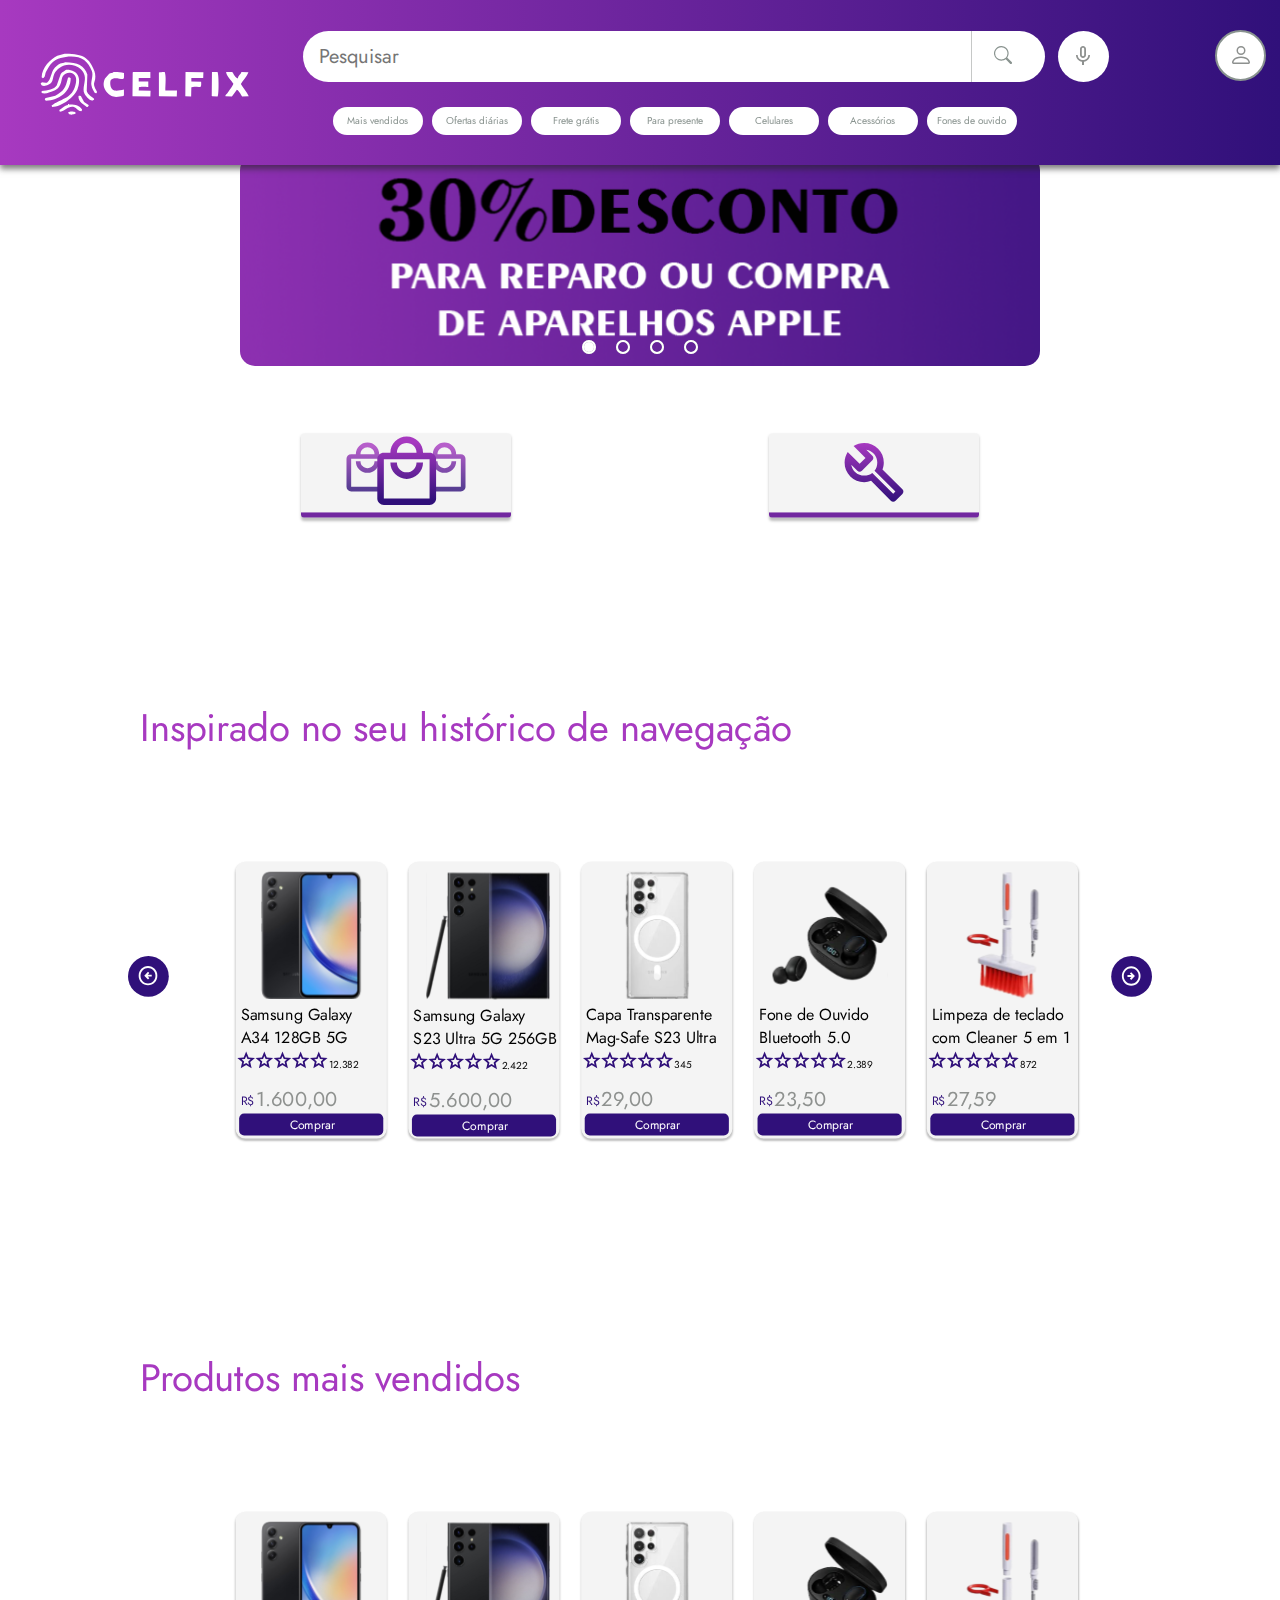
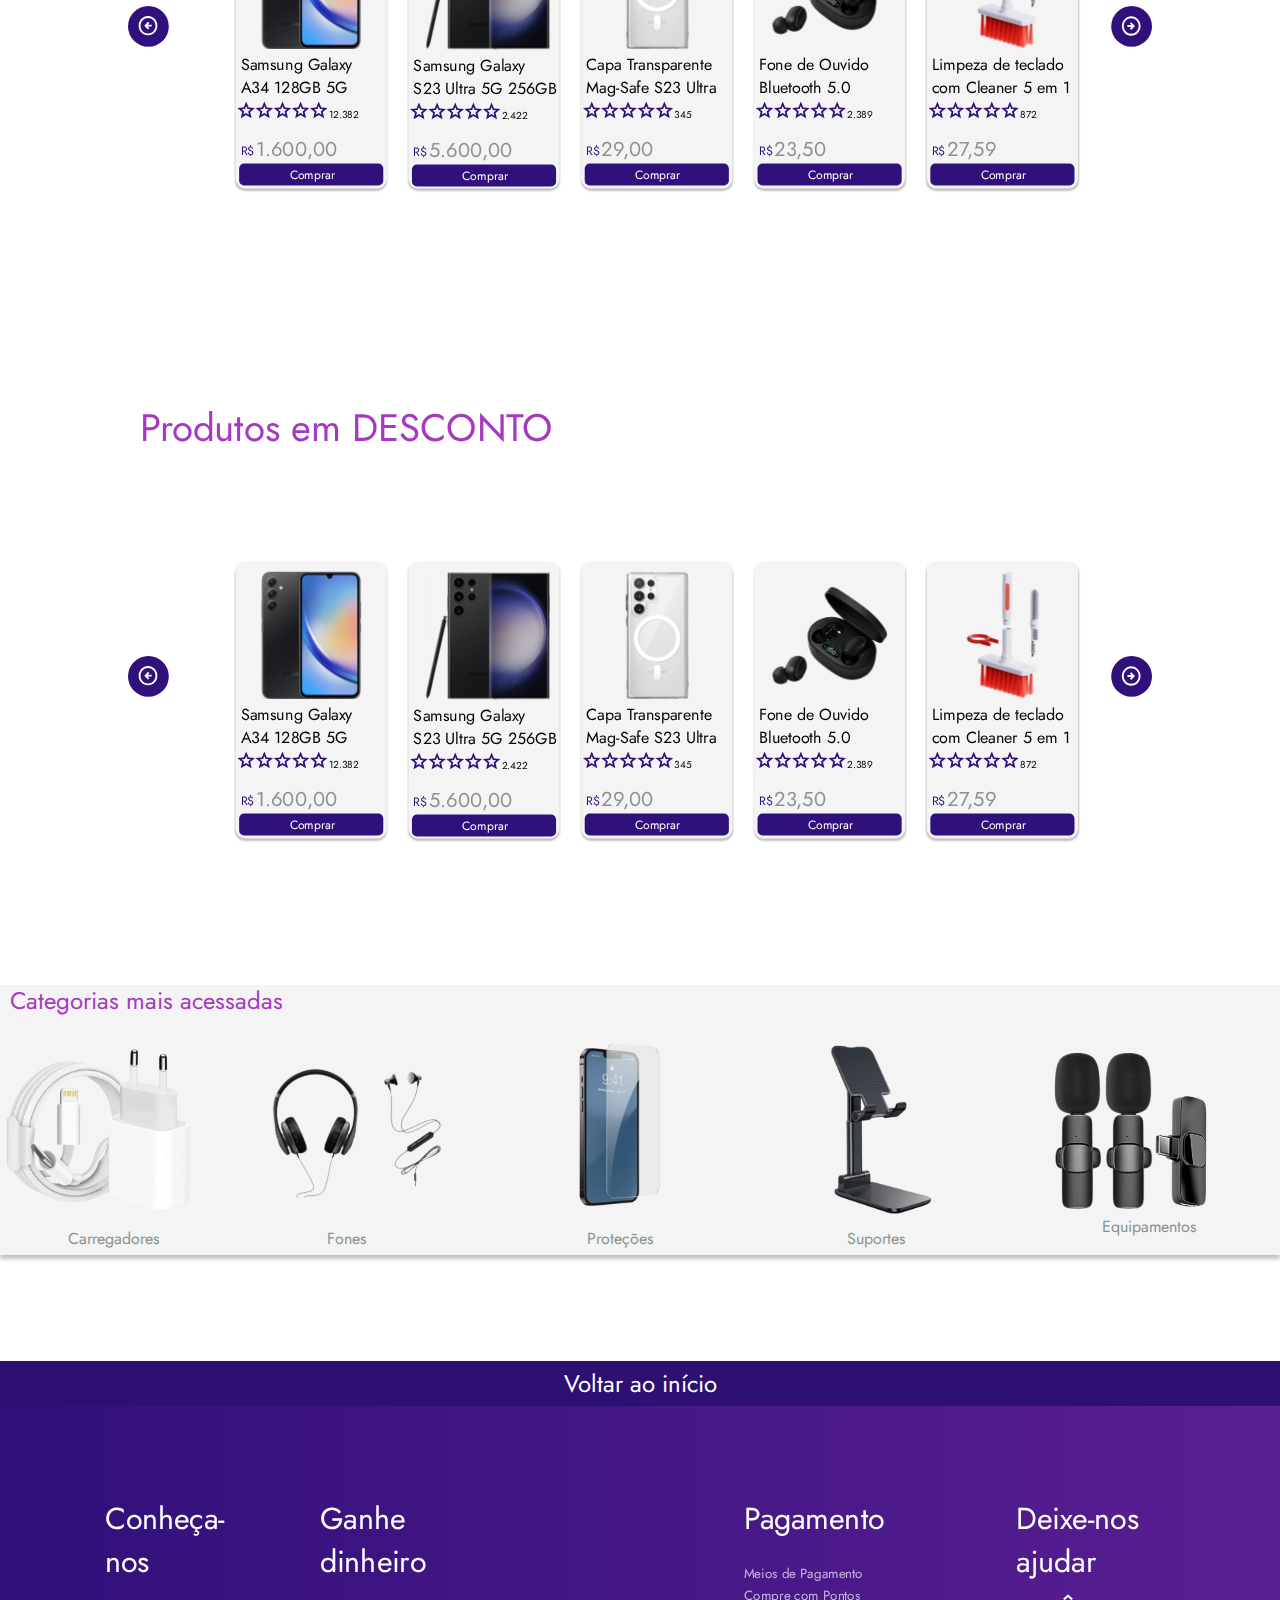
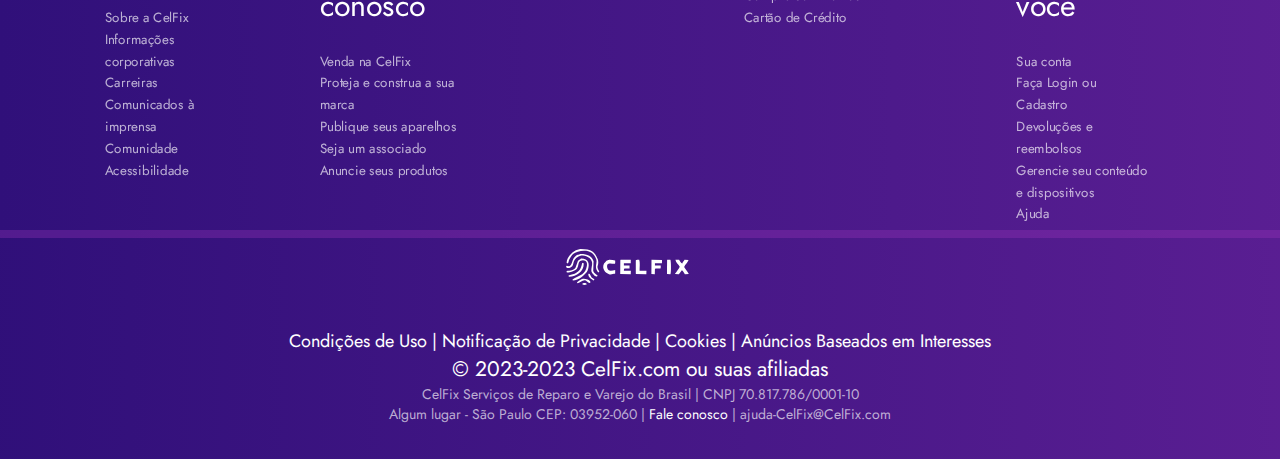
<file: index.html>
<!DOCTYPE html>
<html lang="pt-br">
<head>
    <meta charset="UTF-8">
    <meta name="viewport" content="width=device-width, initial-scale=1.0">
    <link rel="preconnect" href="https://fonts.googleapis.com">
    <link rel="preconnect" href="https://fonts.gstatic.com" crossorigin>
    <link href="https://fonts.googleapis.com/css2?family=Alata&family=Jost&display=swap" rel="stylesheet">
    <link rel="shortcut icon" href="Imagens/LogoGG.png">
    <link rel="stylesheet" href="style.css">
    <title>CelFix</title>
</head>
<body>
    <header>
        <nav class="navbar">
            <a href="index.html" class="logo">
                <img src="Imagens/logo.svg" alt="Logo CelFix" title="Voltar para menu CelFix" class="logo1">
                <img src="Imagens/logoGG.svg" alt="Logo grande" title="Voltar para menu CelFix" class="logo2">
            </a>
            <ul class="nav-menu">  
                <li class="searchbar">
                <div class="search"><hr>
                    <input type="text" name="" placeholder="Pesquisar" class="search-box">
                </div>
                    <a class="searchbtn" href="#"><img src="Imagens/search.svg" alt="Pesquise" title="Pesquisar"><div class="searchbnt-a"></div></a>
                    <a class="microfone" href="#"><img src="Imagens/mic_none_black_24dp.svg" alt="Microfone" title="Pesquisar por voz"><div class="searchbnt-b"></div></a>
                </li>         
            <div class="nav-cat">
                <li class="nav-item"><a href="#" class="nav-link">Mais vendidos</a></li>
                <li class="nav-item"><a href="#" class="nav-link">Ofertas diárias</a></li>
                <li class="nav-item"><a href="#" class="nav-link">Frete grátis</a></li>
                <li class="nav-item"><a href="#" class="nav-link">Para presente</a></li>
                <li class="nav-item"><a href="#" class="nav-link">Celulares</a></li>
                <li class="nav-item"><a href="#" class="nav-link">Acessórios</a></li>
                <li class="nav-item"><a href="#" class="nav-link">Fones de ouvido</a></li>
            </div>
            </ul>
            <ul class="nav-list">
                <li><a href="Celfix perifl/index.html">Meu perfil</a></li>
                <li><a href="#">Sua Lista de desejos</a></li>
                <li><a href="#">Protocolos</a></li>
                <li><a href="#">Dúvidas frequêntes</a></li>
                <li><a href="#">Suporte</a></li>
            </ul>
            <div class="menuhover" id="elemento-oculto">
                <a href="#" class="caixa"><img src="Imagens/box.svg" alt="pedidos" title="Meus pedidos"></a>
                <a href="#" class="sacola"><img src="Imagens/shopping-bag.svg" alt="sacola" title="Sacola de compras"></a>
            </div>
            <div class="menu-perfil" id="elemento-acionador" title="Menu">
                <a class="menu"><img src="Imagens/person.svg" alt="perfil"></a>
            </div>
        </nav>
    </header>


    <main>


        <div class="slider">
            <div class="slides">
                    <input type="radio" name="radio-btn" id="radio1">
                    <input type="radio" name="radio-btn" id="radio2">
                    <input type="radio" name="radio-btn" id="radio3">
                    <input type="radio" name="radio-btn" id="radio4">

                    <div class="slide first">
                        <img src="Imagens/banner1.png" alt="Banner 1">
                    </div>
                    <div class="slide">
                        <img src="Imagens/banner2.png" alt="Banner 2">
                    </div>
                    <div class="slide">
                        <img src="Imagens/banner3.png" alt="Banner 3">
                    </div>
                    <div class="slide">
                        <img src="Imagens/banner4.png" alt="Banner 3">
                    </div>

                    <div class="navigation-auto">
                        <div class="auto-btn1"></div>
                        <div class="auto-btn2"></div>
                        <div class="auto-btn3"></div>
                        <div class="auto-btn4"></div>
                    </div>
            </div>
            <div class="manual-navigation">
                <label for="radio1" class="manual-btn"></label>
                <label for="radio2" class="manual-btn"></label>
                <label for="radio3" class="manual-btn"></label>
                <label for="radio4" class="manual-btn"></label>
            </div>
        </div>

        <div class="botoes">
            <div class="btnloja">
                <a href="Celfix Loja/index.html" class="Loja"><img src="Imagens/lojabtn.svg" alt="Ir a loja"></a>
            </div>
            <div class="btnreparo">
                <a href="Celfix Assistencia/assistencia.html" class="Reparo"><img src="Imagens/reparobtn.svg" alt="Ir a reparo"></a>
            </div>
        </div>

        
        <div class="carousel">
            <p class="categoria">Inspirado no seu histórico de navegação</p>
            <div class="carousel-inner" id="carousel-inner">

              <div class="carousel-item">

                  <div class="card1">
                      <a href="Visão_do_produto - pagina1/Visao_produto.html"><img class="item" src="Imagens/a34.svg" alt="Samsung Galaxy A34 128GB 5G"></a>
                      <a href="Visão_do_produto - pagina1/Visao_produto.html"><p class="nome">Samsung Galaxy <br> A34 128GB 5G</p></a>
                      <img class="avaliacao" src="Imagens/5stars.svg" alt="stars" width="186px" height="42px"><p class="ava-q">12.382</p>
                      <p class="rs">R$</p>
                      <p class="valor">1.600,00</p>
                      <a href="#"><div class="comprar"><p>Comprar</p></div></a> 
                  </div>
          
                  <div class="card2">
                      <a href="#"><img class="item" src="Imagens/s23u.svg" alt="Samsung Galaxy S23 Ultra 5G 256GB"></a>
                      <a href="#"><p class="nome">Samsung Galaxy <br> S23 Ultra 5G 256GB</p></a>
                      <img class="avaliacao" src="Imagens/5stars.svg" alt="stars" width="186px" height="42px"><p class="ava-q">2.422</p>
                      <p class="rs">R$</p>
                      <p class="valor">5.600,00</p>
                      <a href="#"><div class="comprar"><p>Comprar</p></div></a> 
                  </div>
          
                  <div class="card3">
                      <a href="#"><img class="item" src="Imagens/capinha.svg" alt="Capa Transparente Mag-Safe S23 Ultra"></a>
                      <a href="#"><p class="nome">Capa Transparente <br> Mag-Safe S23 Ultra</p></a>
                      <img class="avaliacao" src="Imagens/5stars.svg" alt="stars" width="186px" height="42px"><p class="ava-q">345</p>
                      <p class="rs">R$</p>
                      <p class="valor">29,00</p>
                      <a href="#"><div class="comprar"><p>Comprar</p></div></a> 
                  </div>
          
                  <div class="card4">
                      <a href="#"><img class="item" src="Imagens/fone.svg" alt="Fone de Ouvido Bluetooth 5.0"></a>
                      <a href="#"><p class="nome">Fone de Ouvido Bluetooth 5.0</p></a>
                      <img class="avaliacao" src="Imagens/5stars.svg" alt="stars" width="186px" height="42px"><p class="ava-q">2.389</p>
                      <p class="rs">R$</p>
                      <p class="valor">23,50</p>
                      <a href="#"><div class="comprar"><p>Comprar</p></div></a> 
                  </div>
          
                  <div class="card5">
                      <a href="#"><img class="item" src="Imagens/limpador.svg" alt="Limpeza de teclado com Cleaner 5 em 1"></a>
                      <a href="#"><p class="nome">Limpeza de teclado com Cleaner 5 em 1</p></a>
                      <img class="avaliacao" src="Imagens/5stars.svg" alt="stars" width="186px" height="42px"><p class="ava-q">872</p>
                      <p class="rs">R$</p>
                      <p class="valor">27,59</p>
                      <a href="#"><div class="comprar"><p>Comprar</p></div></a> 
                  </div>
              </div>

              <div class="carousel-item">

                <div class="card1">
                    <a href="Visão_do_produto - pagina1/Visao_produto.html"><img class="item" src="Imagens/a34.svg" alt="Samsung Galaxy A34 128GB 5G"></a>
                    <a href="Visão_do_produto - pagina1/Visao_produto.html"><p class="nome">Samsung Galaxy <br> A34 128GB 5G</p></a>
                    <img class="avaliacao" src="Imagens/5stars.svg" alt="stars" width="186px" height="42px"><p class="ava-q">12.382</p>
                    <p class="rs">R$</p>
                    <p class="valor">1.600,00</p>
                    <a href="#"><div class="comprar"><p>Comprar</p></div></a> 
                </div>
        
                <div class="card2">
                    <a href="#"><img class="item" src="Imagens/s23u.svg" alt="Samsung Galaxy S23 Ultra 5G 256GB"></a>
                    <a href="#"><p class="nome">Samsung Galaxy <br> S23 Ultra 5G 256GB</p></a>
                    <img class="avaliacao" src="Imagens/5stars.svg" alt="stars" width="186px" height="42px"><p class="ava-q">2.422</p>
                    <p class="rs">R$</p>
                    <p class="valor">5.600,00</p>
                    <a href="#"><div class="comprar"><p>Comprar</p></div></a> 
                </div>
        
                <div class="card3">
                    <a href="#"><img class="item" src="Imagens/capinha.svg" alt="Capa Transparente Mag-Safe S23 Ultra"></a>
                    <a href="#"><p class="nome">Capa Transparente <br> Mag-Safe S23 Ultra</p></a>
                    <img class="avaliacao" src="Imagens/5stars.svg" alt="stars" width="186px" height="42px"><p class="ava-q">345</p>
                    <p class="rs">R$</p>
                    <p class="valor">29,00</p>
                    <a href="#"><div class="comprar"><p>Comprar</p></div></a> 
                </div>
        
                <div class="card4">
                    <a href="#"><img class="item" src="Imagens/fone.svg" alt="Fone de Ouvido Bluetooth 5.0"></a>
                    <a href="#"><p class="nome">Fone de Ouvido Bluetooth 5.0</p></a>
                    <img class="avaliacao" src="Imagens/5stars.svg" alt="stars" width="186px" height="42px"><p class="ava-q">2.389</p>
                    <p class="rs">R$</p>
                    <p class="valor">23,50</p>
                    <a href="#"><div class="comprar"><p>Comprar</p></div></a> 
                </div>
        
                <div class="card5">
                    <a href="#"><img class="item" src="Imagens/limpador.svg" alt="Limpeza de teclado com Cleaner 5 em 1"></a>
                    <a href="#"><p class="nome">Limpeza de teclado com Cleaner 5 em 1</p></a>
                    <img class="avaliacao" src="Imagens/5stars.svg" alt="stars" width="186px" height="42px"><p class="ava-q">872</p>
                    <p class="rs">R$</p>
                    <p class="valor">27,59</p>
                    <a href="#"><div class="comprar"><p>Comprar</p></div></a> 
                </div>
              </div>

              <div class="carousel-item">

                <div class="card1">
                    <a href="Visão_do_produto - pagina1/Visao_produto.html"><img class="item" src="Imagens/a34.svg" alt="Samsung Galaxy A34 128GB 5G"></a>
                    <a href="Visão_do_produto - pagina1/Visao_produto.html"><p class="nome">Samsung Galaxy <br> A34 128GB 5G</p></a>
                    <img class="avaliacao" src="Imagens/5stars.svg" alt="stars" width="186px" height="42px"><p class="ava-q">12.382</p>
                    <p class="rs">R$</p>
                    <p class="valor">1.600,00</p>
                    <a href="#"><div class="comprar"><p>Comprar</p></div></a> 
                </div>
        
                <div class="card2">
                    <a href="#"><img class="item" src="Imagens/s23u.svg" alt="Samsung Galaxy S23 Ultra 5G 256GB"></a>
                    <a href="#"><p class="nome">Samsung Galaxy <br> S23 Ultra 5G 256GB</p></a>
                    <img class="avaliacao" src="Imagens/5stars.svg" alt="stars" width="186px" height="42px"><p class="ava-q">2.422</p>
                    <p class="rs">R$</p>
                    <p class="valor">5.600,00</p>
                    <a href="#"><div class="comprar"><p>Comprar</p></div></a> 
                </div>
        
                <div class="card3">
                    <a href="#"><img class="item" src="Imagens/capinha.svg" alt="Capa Transparente Mag-Safe S23 Ultra"></a>
                    <a href="#"><p class="nome">Capa Transparente <br> Mag-Safe S23 Ultra</p></a>
                    <img class="avaliacao" src="Imagens/5stars.svg" alt="stars" width="186px" height="42px"><p class="ava-q">345</p>
                    <p class="rs">R$</p>
                    <p class="valor">29,00</p>
                    <a href="#"><div class="comprar"><p>Comprar</p></div></a> 
                </div>
        
                <div class="card4">
                    <a href="#"><img class="item" src="Imagens/fone.svg" alt="Fone de Ouvido Bluetooth 5.0"></a>
                    <a href="#"><p class="nome">Fone de Ouvido Bluetooth 5.0</p></a>
                    <img class="avaliacao" src="Imagens/5stars.svg" alt="stars" width="186px" height="42px"><p class="ava-q">2.389</p>
                    <p class="rs">R$</p>
                    <p class="valor">23,50</p>
                    <a href="#"><div class="comprar"><p>Comprar</p></div></a> 
                </div>
        
                <div class="card5">
                    <a href="#"><img class="item" src="Imagens/limpador.svg" alt="Limpeza de teclado com Cleaner 5 em 1"></a>
                    <a href="#"><p class="nome">Limpeza de teclado com Cleaner 5 em 1</p></a>
                    <img class="avaliacao" src="Imagens/5stars.svg" alt="stars" width="186px" height="42px"><p class="ava-q">872</p>
                    <p class="rs">R$</p>
                    <p class="valor">27,59</p>
                    <a href="#"><div class="comprar"><p>Comprar</p></div></a> 
                </div>
              </div>

              <div class="carousel-item-2">

                <div class="card1">
                    <a href="Visão_do_produto - pagina1/Visao_produto.html"><img class="item" src="Imagens/a34.svg" alt="Samsung Galaxy A34 128GB 5G"></a>
                    <a href="Visão_do_produto - pagina1/Visao_produto.html"><p class="nome">Samsung Galaxy <br> A34 128GB 5G</p></a>
                    <img class="avaliacao" src="Imagens/5stars.svg" alt="stars" width="186px" height="42px"><p class="ava-q">12.382</p>
                    <p class="rs">R$</p>
                    <p class="valor">1.600,00</p>
                    <a href="#"><div class="comprar"><p>Comprar</p></div></a> 
                </div>
        
                <div class="card2">
                    <a href="#"><img class="item" src="Imagens/s23u.svg" alt="Samsung Galaxy S23 Ultra 5G 256GB"></a>
                    <a href="#"><p class="nome">Samsung Galaxy <br> S23 Ultra 5G 256GB</p></a>
                    <img class="avaliacao" src="Imagens/5stars.svg" alt="stars" width="186px" height="42px"><p class="ava-q">2.422</p>
                    <p class="rs">R$</p>
                    <p class="valor">5.600,00</p>
                    <a href="#"><div class="comprar"><p>Comprar</p></div></a> 
                </div>
        
                <div class="card3">
                    <a href="#"><img class="item" src="Imagens/capinha.svg" alt="Capa Transparente Mag-Safe S23 Ultra"></a>
                    <a href="#"><p class="nome">Capa Transparente <br> Mag-Safe S23 Ultra</p></a>
                    <img class="avaliacao" src="Imagens/5stars.svg" alt="stars" width="186px" height="42px"><p class="ava-q">345</p>
                    <p class="rs">R$</p>
                    <p class="valor">29,00</p>
                    <a href="#"><div class="comprar"><p>Comprar</p></div></a> 
                </div>
        
                <div class="card4">
                    <a href="#"><img class="item" src="Imagens/fone.svg" alt="Fone de Ouvido Bluetooth 5.0"></a>
                    <a href="#"><p class="nome">Fone de Ouvido Bluetooth 5.0</p></a>
                    <img class="avaliacao" src="Imagens/5stars.svg" alt="stars" width="186px" height="42px"><p class="ava-q">2.389</p>
                    <p class="rs">R$</p>
                    <p class="valor">23,50</p>
                    <a href="#"><div class="comprar"><p>Comprar</p></div></a> 
                </div>
        
                <div class="card5">
                    <a href="#"><img class="item" src="Imagens/limpador.svg" alt="Limpeza de teclado com Cleaner 5 em 1"></a>
                    <a href="#"><p class="nome">Limpeza de teclado com Cleaner 5 em 1</p></a>
                    <img class="avaliacao" src="Imagens/5stars.svg" alt="stars" width="186px" height="42px"><p class="ava-q">872</p>
                    <p class="rs">R$</p>
                    <p class="valor">27,59</p>
                    <a href="#"><div class="comprar"><p>Comprar</p></div></a> 
                </div>

                <div class="card6">
                    <a href="Visão_do_produto - pagina1/Visao_produto.html"><img class="item" src="Imagens/a34.svg" alt="Samsung Galaxy A34 128GB 5G"></a>
                    <a href="Visão_do_produto - pagina1/Visao_produto.html"><p class="nome">Samsung Galaxy <br> A34 128GB 5G</p></a>
                    <img class="avaliacao" src="Imagens/5stars.svg" alt="stars" width="186px" height="42px"><p class="ava-q">12.382</p>
                    <p class="rs">R$</p>
                    <p class="valor">1.600,00</p>
                    <a href="#"><div class="comprar"><p>Comprar</p></div></a> 
                </div>
        
                <div class="card7">
                    <a href="#"><img class="item" src="Imagens/s23u.svg" alt="Samsung Galaxy S23 Ultra 5G 256GB"></a>
                    <a href="#"><p class="nome">Samsung Galaxy <br> S23 Ultra 5G 256GB</p></a>
                    <img class="avaliacao" src="Imagens/5stars.svg" alt="stars" width="186px" height="42px"><p class="ava-q">2.422</p>
                    <p class="rs">R$</p>
                    <p class="valor">5.600,00</p>
                    <a href="#"><div class="comprar"><p>Comprar</p></div></a> 
                </div>
        
                <div class="card8">
                    <a href="#"><img class="item" src="Imagens/capinha.svg" alt="Capa Transparente Mag-Safe S23 Ultra"></a>
                    <a href="#"><p class="nome">Capa Transparente <br> Mag-Safe S23 Ultra</p></a>
                    <img class="avaliacao" src="Imagens/5stars.svg" alt="stars" width="186px" height="42px"><p class="ava-q">345</p>
                    <p class="rs">R$</p>
                    <p class="valor">29,00</p>
                    <a href="#"><div class="comprar"><p>Comprar</p></div></a> 
                </div>
        
                <div class="card9">
                    <a href="#"><img class="item" src="Imagens/fone.svg" alt="Fone de Ouvido Bluetooth 5.0"></a>
                    <a href="#"><p class="nome">Fone de Ouvido Bluetooth 5.0</p></a>
                    <img class="avaliacao" src="Imagens/5stars.svg" alt="stars" width="186px" height="42px"><p class="ava-q">2.389</p>
                    <p class="rs">R$</p>
                    <p class="valor">23,50</p>
                    <a href="#"><div class="comprar"><p>Comprar</p></div></a> 
                </div>
        
                <div class="card10">
                    <a href="#"><img class="item" src="Imagens/limpador.svg" alt="Limpeza de teclado com Cleaner 5 em 1"></a>
                    <a href="#"><p class="nome">Limpeza de teclado com Cleaner 5 em 1</p></a>
                    <img class="avaliacao" src="Imagens/5stars.svg" alt="stars" width="186px" height="42px"><p class="ava-q">872</p>
                    <p class="rs">R$</p>
                    <p class="valor">27,59</p>
                    <a href="#"><div class="comprar"><p>Comprar</p></div></a> 
                </div>

                <div class="card11">
                    <a href="Visão_do_produto - pagina1/Visao_produto.html"><img class="item" src="Imagens/a34.svg" alt="Samsung Galaxy A34 128GB 5G"></a>
                    <a href="Visão_do_produto - pagina1/Visao_produto.html"><p class="nome">Samsung Galaxy <br> A34 128GB 5G</p></a>
                    <img class="avaliacao" src="Imagens/5stars.svg" alt="stars" width="186px" height="42px"><p class="ava-q">12.382</p>
                    <p class="rs">R$</p>
                    <p class="valor">1.600,00</p>
                    <a href="#"><div class="comprar"><p>Comprar</p></div></a> 
                </div>
        
                <div class="card12">
                    <a href="#"><img class="item" src="Imagens/s23u.svg" alt="Samsung Galaxy S23 Ultra 5G 256GB"></a>
                    <a href="#"><p class="nome">Samsung Galaxy <br> S23 Ultra 5G 256GB</p></a>
                    <img class="avaliacao" src="Imagens/5stars.svg" alt="stars" width="186px" height="42px"><p class="ava-q">2.422</p>
                    <p class="rs">R$</p>
                    <p class="valor">5.600,00</p>
                    <a href="#"><div class="comprar"><p>Comprar</p></div></a> 
                </div>
        
                <div class="card13">
                    <a href="#"><img class="item" src="Imagens/capinha.svg" alt="Capa Transparente Mag-Safe S23 Ultra"></a>
                    <a href="#"><p class="nome">Capa Transparente <br> Mag-Safe S23 Ultra</p></a>
                    <img class="avaliacao" src="Imagens/5stars.svg" alt="stars" width="186px" height="42px"><p class="ava-q">345</p>
                    <p class="rs">R$</p>
                    <p class="valor">29,00</p>
                    <a href="#"><div class="comprar"><p>Comprar</p></div></a> 
                </div>
        
                <div class="card14">
                    <a href="#"><img class="item" src="Imagens/fone.svg" alt="Fone de Ouvido Bluetooth 5.0"></a>
                    <a href="#"><p class="nome">Fone de Ouvido Bluetooth 5.0</p></a>
                    <img class="avaliacao" src="Imagens/5stars.svg" alt="stars" width="186px" height="42px"><p class="ava-q">2.389</p>
                    <p class="rs">R$</p>
                    <p class="valor">23,50</p>
                    <a href="#"><div class="comprar"><p>Comprar</p></div></a> 
                </div>
        
                <div class="card15">
                    <a href="#"><img class="item" src="Imagens/limpador.svg" alt="Limpeza de teclado com Cleaner 5 em 1"></a>
                    <a href="#"><p class="nome">Limpeza de teclado com Cleaner 5 em 1</p></a>
                    <img class="avaliacao" src="Imagens/5stars.svg" alt="stars" width="186px" height="42px"><p class="ava-q">872</p>
                    <p class="rs">R$</p>
                    <p class="valor">27,59</p>
                    <a href="#"><div class="comprar"><p>Comprar</p></div></a> 
                </div>

                <div class="cardfim">
                    <p>Você chegou <br> ao fim</p>
                </div>

              </div>

            </div>
            <div class="carousel-controls">
              <div class="carousel-control" id="prev"><button class="btn2" id="btn2"><img src="Imagens/seta_left.svg" alt="passar"></button></div>
              <div class="carousel-control" id="next"><button class="btn1" id="btn1"><img src="Imagens/seta_right.svg" alt="voltar"></button></div>
            </div>
          </div>

          <div class="carousel">
            <p class="categoria">Produtos mais vendidos</p>
            <div class="carousel-inner" id="carousel-inner2">

              <div class="carousel-item">

                  <div class="card1">
                      <a href="Visão_do_produto - pagina1/Visao_produto.html"><img class="item" src="Imagens/a34.svg" alt="Samsung Galaxy A34 128GB 5G"></a>
                      <a href="Visão_do_produto - pagina1/Visao_produto.html"><p class="nome">Samsung Galaxy <br> A34 128GB 5G</p></a>
                      <img class="avaliacao" src="Imagens/5stars.svg" alt="stars" width="186px" height="42px"><p class="ava-q">12.382</p>
                      <p class="rs">R$</p>
                      <p class="valor">1.600,00</p>
                      <a href="#"><div class="comprar"><p>Comprar</p></div></a> 
                  </div>
          
                  <div class="card2">
                      <a href="#"><img class="item" src="Imagens/s23u.svg" alt="Samsung Galaxy S23 Ultra 5G 256GB"></a>
                      <a href="#"><p class="nome">Samsung Galaxy <br> S23 Ultra 5G 256GB</p></a>
                      <img class="avaliacao" src="Imagens/5stars.svg" alt="stars" width="186px" height="42px"><p class="ava-q">2.422</p>
                      <p class="rs">R$</p>
                      <p class="valor">5.600,00</p>
                      <a href="#"><div class="comprar"><p>Comprar</p></div></a> 
                  </div>
          
                  <div class="card3">
                      <a href="#"><img class="item" src="Imagens/capinha.svg" alt="Capa Transparente Mag-Safe S23 Ultra"></a>
                      <a href="#"><p class="nome">Capa Transparente <br> Mag-Safe S23 Ultra</p></a>
                      <img class="avaliacao" src="Imagens/5stars.svg" alt="stars" width="186px" height="42px"><p class="ava-q">345</p>
                      <p class="rs">R$</p>
                      <p class="valor">29,00</p>
                      <a href="#"><div class="comprar"><p>Comprar</p></div></a> 
                  </div>
          
                  <div class="card4">
                      <a href="#"><img class="item" src="Imagens/fone.svg" alt="Fone de Ouvido Bluetooth 5.0"></a>
                      <a href="#"><p class="nome">Fone de Ouvido Bluetooth 5.0</p></a>
                      <img class="avaliacao" src="Imagens/5stars.svg" alt="stars" width="186px" height="42px"><p class="ava-q">2.389</p>
                      <p class="rs">R$</p>
                      <p class="valor">23,50</p>
                      <a href="#"><div class="comprar"><p>Comprar</p></div></a> 
                  </div>
          
                  <div class="card5">
                      <a href="#"><img class="item" src="Imagens/limpador.svg" alt="Limpeza de teclado com Cleaner 5 em 1"></a>
                      <a href="#"><p class="nome">Limpeza de teclado com Cleaner 5 em 1</p></a>
                      <img class="avaliacao" src="Imagens/5stars.svg" alt="stars" width="186px" height="42px"><p class="ava-q">872</p>
                      <p class="rs">R$</p>
                      <p class="valor">27,59</p>
                      <a href="#"><div class="comprar"><p>Comprar</p></div></a> 
                  </div>
              </div>

              <div class="carousel-item">

                <div class="card1">
                    <a href="Visão_do_produto - pagina1/Visao_produto.html"><img class="item" src="Imagens/a34.svg" alt="Samsung Galaxy A34 128GB 5G"></a>
                    <a href="Visão_do_produto - pagina1/Visao_produto.html"><p class="nome">Samsung Galaxy <br> A34 128GB 5G</p></a>
                    <img class="avaliacao" src="Imagens/5stars.svg" alt="stars" width="186px" height="42px"><p class="ava-q">12.382</p>
                    <p class="rs">R$</p>
                    <p class="valor">1.600,00</p>
                    <a href="#"><div class="comprar"><p>Comprar</p></div></a> 
                </div>
        
                <div class="card2">
                    <a href="#"><img class="item" src="Imagens/s23u.svg" alt="Samsung Galaxy S23 Ultra 5G 256GB"></a>
                    <a href="#"><p class="nome">Samsung Galaxy <br> S23 Ultra 5G 256GB</p></a>
                    <img class="avaliacao" src="Imagens/5stars.svg" alt="stars" width="186px" height="42px"><p class="ava-q">2.422</p>
                    <p class="rs">R$</p>
                    <p class="valor">5.600,00</p>
                    <a href="#"><div class="comprar"><p>Comprar</p></div></a> 
                </div>
        
                <div class="card3">
                    <a href="#"><img class="item" src="Imagens/capinha.svg" alt="Capa Transparente Mag-Safe S23 Ultra"></a>
                    <a href="#"><p class="nome">Capa Transparente <br> Mag-Safe S23 Ultra</p></a>
                    <img class="avaliacao" src="Imagens/5stars.svg" alt="stars" width="186px" height="42px"><p class="ava-q">345</p>
                    <p class="rs">R$</p>
                    <p class="valor">29,00</p>
                    <a href="#"><div class="comprar"><p>Comprar</p></div></a> 
                </div>
        
                <div class="card4">
                    <a href="#"><img class="item" src="Imagens/fone.svg" alt="Fone de Ouvido Bluetooth 5.0"></a>
                    <a href="#"><p class="nome">Fone de Ouvido Bluetooth 5.0</p></a>
                    <img class="avaliacao" src="Imagens/5stars.svg" alt="stars" width="186px" height="42px"><p class="ava-q">2.389</p>
                    <p class="rs">R$</p>
                    <p class="valor">23,50</p>
                    <a href="#"><div class="comprar"><p>Comprar</p></div></a> 
                </div>
        
                <div class="card5">
                    <a href="#"><img class="item" src="Imagens/limpador.svg" alt="Limpeza de teclado com Cleaner 5 em 1"></a>
                    <a href="#"><p class="nome">Limpeza de teclado com Cleaner 5 em 1</p></a>
                    <img class="avaliacao" src="Imagens/5stars.svg" alt="stars" width="186px" height="42px"><p class="ava-q">872</p>
                    <p class="rs">R$</p>
                    <p class="valor">27,59</p>
                    <a href="#"><div class="comprar"><p>Comprar</p></div></a> 
                </div>
              </div>

              <div class="carousel-item">

                <div class="card1">
                    <a href="Visão_do_produto - pagina1/Visao_produto.html"><img class="item" src="Imagens/a34.svg" alt="Samsung Galaxy A34 128GB 5G"></a>
                    <a href="Visão_do_produto - pagina1/Visao_produto.html"><p class="nome">Samsung Galaxy <br> A34 128GB 5G</p></a>
                    <img class="avaliacao" src="Imagens/5stars.svg" alt="stars" width="186px" height="42px"><p class="ava-q">12.382</p>
                    <p class="rs">R$</p>
                    <p class="valor">1.600,00</p>
                    <a href="#"><div class="comprar"><p>Comprar</p></div></a> 
                </div>
        
                <div class="card2">
                    <a href="#"><img class="item" src="Imagens/s23u.svg" alt="Samsung Galaxy S23 Ultra 5G 256GB"></a>
                    <a href="#"><p class="nome">Samsung Galaxy <br> S23 Ultra 5G 256GB</p></a>
                    <img class="avaliacao" src="Imagens/5stars.svg" alt="stars" width="186px" height="42px"><p class="ava-q">2.422</p>
                    <p class="rs">R$</p>
                    <p class="valor">5.600,00</p>
                    <a href="#"><div class="comprar"><p>Comprar</p></div></a> 
                </div>
        
                <div class="card3">
                    <a href="#"><img class="item" src="Imagens/capinha.svg" alt="Capa Transparente Mag-Safe S23 Ultra"></a>
                    <a href="#"><p class="nome">Capa Transparente <br> Mag-Safe S23 Ultra</p></a>
                    <img class="avaliacao" src="Imagens/5stars.svg" alt="stars" width="186px" height="42px"><p class="ava-q">345</p>
                    <p class="rs">R$</p>
                    <p class="valor">29,00</p>
                    <a href="#"><div class="comprar"><p>Comprar</p></div></a> 
                </div>
        
                <div class="card4">
                    <a href="#"><img class="item" src="Imagens/fone.svg" alt="Fone de Ouvido Bluetooth 5.0"></a>
                    <a href="#"><p class="nome">Fone de Ouvido Bluetooth 5.0</p></a>
                    <img class="avaliacao" src="Imagens/5stars.svg" alt="stars" width="186px" height="42px"><p class="ava-q">2.389</p>
                    <p class="rs">R$</p>
                    <p class="valor">23,50</p>
                    <a href="#"><div class="comprar"><p>Comprar</p></div></a> 
                </div>
        
                <div class="card5">
                    <a href="#"><img class="item" src="Imagens/limpador.svg" alt="Limpeza de teclado com Cleaner 5 em 1"></a>
                    <a href="#"><p class="nome">Limpeza de teclado com Cleaner 5 em 1</p></a>
                    <img class="avaliacao" src="Imagens/5stars.svg" alt="stars" width="186px" height="42px"><p class="ava-q">872</p>
                    <p class="rs">R$</p>
                    <p class="valor">27,59</p>
                    <a href="#"><div class="comprar"><p>Comprar</p></div></a> 
                </div>
              </div>

              <div class="carousel-item-2">

                <div class="card1">
                    <a href="Visão_do_produto - pagina1/Visao_produto.html"><img class="item" src="Imagens/a34.svg" alt="Samsung Galaxy A34 128GB 5G"></a>
                    <a href="Visão_do_produto - pagina1/Visao_produto.html"><p class="nome">Samsung Galaxy <br> A34 128GB 5G</p></a>
                    <img class="avaliacao" src="Imagens/5stars.svg" alt="stars" width="186px" height="42px"><p class="ava-q">12.382</p>
                    <p class="rs">R$</p>
                    <p class="valor">1.600,00</p>
                    <a href="#"><div class="comprar"><p>Comprar</p></div></a> 
                </div>
        
                <div class="card2">
                    <a href="#"><img class="item" src="Imagens/s23u.svg" alt="Samsung Galaxy S23 Ultra 5G 256GB"></a>
                    <a href="#"><p class="nome">Samsung Galaxy <br> S23 Ultra 5G 256GB</p></a>
                    <img class="avaliacao" src="Imagens/5stars.svg" alt="stars" width="186px" height="42px"><p class="ava-q">2.422</p>
                    <p class="rs">R$</p>
                    <p class="valor">5.600,00</p>
                    <a href="#"><div class="comprar"><p>Comprar</p></div></a> 
                </div>
        
                <div class="card3">
                    <a href="#"><img class="item" src="Imagens/capinha.svg" alt="Capa Transparente Mag-Safe S23 Ultra"></a>
                    <a href="#"><p class="nome">Capa Transparente <br> Mag-Safe S23 Ultra</p></a>
                    <img class="avaliacao" src="Imagens/5stars.svg" alt="stars" width="186px" height="42px"><p class="ava-q">345</p>
                    <p class="rs">R$</p>
                    <p class="valor">29,00</p>
                    <a href="#"><div class="comprar"><p>Comprar</p></div></a> 
                </div>
        
                <div class="card4">
                    <a href="#"><img class="item" src="Imagens/fone.svg" alt="Fone de Ouvido Bluetooth 5.0"></a>
                    <a href="#"><p class="nome">Fone de Ouvido Bluetooth 5.0</p></a>
                    <img class="avaliacao" src="Imagens/5stars.svg" alt="stars" width="186px" height="42px"><p class="ava-q">2.389</p>
                    <p class="rs">R$</p>
                    <p class="valor">23,50</p>
                    <a href="#"><div class="comprar"><p>Comprar</p></div></a> 
                </div>
        
                <div class="card5">
                    <a href="#"><img class="item" src="Imagens/limpador.svg" alt="Limpeza de teclado com Cleaner 5 em 1"></a>
                    <a href="#"><p class="nome">Limpeza de teclado com Cleaner 5 em 1</p></a>
                    <img class="avaliacao" src="Imagens/5stars.svg" alt="stars" width="186px" height="42px"><p class="ava-q">872</p>
                    <p class="rs">R$</p>
                    <p class="valor">27,59</p>
                    <a href="#"><div class="comprar"><p>Comprar</p></div></a> 
                </div>

                <div class="card6">
                    <a href="Visão_do_produto - pagina1/Visao_produto.html"><img class="item" src="Imagens/a34.svg" alt="Samsung Galaxy A34 128GB 5G"></a>
                    <a href="Visão_do_produto - pagina1/Visao_produto.html"><p class="nome">Samsung Galaxy <br> A34 128GB 5G</p></a>
                    <img class="avaliacao" src="Imagens/5stars.svg" alt="stars" width="186px" height="42px"><p class="ava-q">12.382</p>
                    <p class="rs">R$</p>
                    <p class="valor">1.600,00</p>
                    <a href="#"><div class="comprar"><p>Comprar</p></div></a> 
                </div>
        
                <div class="card7">
                    <a href="#"><img class="item" src="Imagens/s23u.svg" alt="Samsung Galaxy S23 Ultra 5G 256GB"></a>
                    <a href="#"><p class="nome">Samsung Galaxy <br> S23 Ultra 5G 256GB</p></a>
                    <img class="avaliacao" src="Imagens/5stars.svg" alt="stars" width="186px" height="42px"><p class="ava-q">2.422</p>
                    <p class="rs">R$</p>
                    <p class="valor">5.600,00</p>
                    <a href="#"><div class="comprar"><p>Comprar</p></div></a> 
                </div>
        
                <div class="card8">
                    <a href="#"><img class="item" src="Imagens/capinha.svg" alt="Capa Transparente Mag-Safe S23 Ultra"></a>
                    <a href="#"><p class="nome">Capa Transparente <br> Mag-Safe S23 Ultra</p></a>
                    <img class="avaliacao" src="Imagens/5stars.svg" alt="stars" width="186px" height="42px"><p class="ava-q">345</p>
                    <p class="rs">R$</p>
                    <p class="valor">29,00</p>
                    <a href="#"><div class="comprar"><p>Comprar</p></div></a> 
                </div>
        
                <div class="card9">
                    <a href="#"><img class="item" src="Imagens/fone.svg" alt="Fone de Ouvido Bluetooth 5.0"></a>
                    <a href="#"><p class="nome">Fone de Ouvido Bluetooth 5.0</p></a>
                    <img class="avaliacao" src="Imagens/5stars.svg" alt="stars" width="186px" height="42px"><p class="ava-q">2.389</p>
                    <p class="rs">R$</p>
                    <p class="valor">23,50</p>
                    <a href="#"><div class="comprar"><p>Comprar</p></div></a> 
                </div>
        
                <div class="card10">
                    <a href="#"><img class="item" src="Imagens/limpador.svg" alt="Limpeza de teclado com Cleaner 5 em 1"></a>
                    <a href="#"><p class="nome">Limpeza de teclado com Cleaner 5 em 1</p></a>
                    <img class="avaliacao" src="Imagens/5stars.svg" alt="stars" width="186px" height="42px"><p class="ava-q">872</p>
                    <p class="rs">R$</p>
                    <p class="valor">27,59</p>
                    <a href="#"><div class="comprar"><p>Comprar</p></div></a> 
                </div>

                <div class="card11">
                    <a href="Visão_do_produto - pagina1/Visao_produto.html"><img class="item" src="Imagens/a34.svg" alt="Samsung Galaxy A34 128GB 5G"></a>
                    <a href="Visão_do_produto - pagina1/Visao_produto.html"><p class="nome">Samsung Galaxy <br> A34 128GB 5G</p></a>
                    <img class="avaliacao" src="Imagens/5stars.svg" alt="stars" width="186px" height="42px"><p class="ava-q">12.382</p>
                    <p class="rs">R$</p>
                    <p class="valor">1.600,00</p>
                    <a href="#"><div class="comprar"><p>Comprar</p></div></a> 
                </div>
        
                <div class="card12">
                    <a href="#"><img class="item" src="Imagens/s23u.svg" alt="Samsung Galaxy S23 Ultra 5G 256GB"></a>
                    <a href="#"><p class="nome">Samsung Galaxy <br> S23 Ultra 5G 256GB</p></a>
                    <img class="avaliacao" src="Imagens/5stars.svg" alt="stars" width="186px" height="42px"><p class="ava-q">2.422</p>
                    <p class="rs">R$</p>
                    <p class="valor">5.600,00</p>
                    <a href="#"><div class="comprar"><p>Comprar</p></div></a> 
                </div>
        
                <div class="card13">
                    <a href="#"><img class="item" src="Imagens/capinha.svg" alt="Capa Transparente Mag-Safe S23 Ultra"></a>
                    <a href="#"><p class="nome">Capa Transparente <br> Mag-Safe S23 Ultra</p></a>
                    <img class="avaliacao" src="Imagens/5stars.svg" alt="stars" width="186px" height="42px"><p class="ava-q">345</p>
                    <p class="rs">R$</p>
                    <p class="valor">29,00</p>
                    <a href="#"><div class="comprar"><p>Comprar</p></div></a> 
                </div>
        
                <div class="card14">
                    <a href="#"><img class="item" src="Imagens/fone.svg" alt="Fone de Ouvido Bluetooth 5.0"></a>
                    <a href="#"><p class="nome">Fone de Ouvido Bluetooth 5.0</p></a>
                    <img class="avaliacao" src="Imagens/5stars.svg" alt="stars" width="186px" height="42px"><p class="ava-q">2.389</p>
                    <p class="rs">R$</p>
                    <p class="valor">23,50</p>
                    <a href="#"><div class="comprar"><p>Comprar</p></div></a> 
                </div>
        
                <div class="card15">
                    <a href="#"><img class="item" src="Imagens/limpador.svg" alt="Limpeza de teclado com Cleaner 5 em 1"></a>
                    <a href="#"><p class="nome">Limpeza de teclado com Cleaner 5 em 1</p></a>
                    <img class="avaliacao" src="Imagens/5stars.svg" alt="stars" width="186px" height="42px"><p class="ava-q">872</p>
                    <p class="rs">R$</p>
                    <p class="valor">27,59</p>
                    <a href="#"><div class="comprar"><p>Comprar</p></div></a> 
                </div>

                <div class="cardfim">
                    <p>Você chegou <br> ao fim</p>
                </div>

              </div>

            </div>
            <div class="carousel-controls">
                <div class="carousel-control" id="prev2"><button class="btn2"><img src="Imagens/seta_left.svg" alt="passar"></button></div>
                <div class="carousel-control" id="next2"><button class="btn1"><img src="Imagens/seta_right.svg" alt="voltar"></button></div>
            </div>
          </div>

          <div class="carousel">
            <p class="categoria">Produtos em DESCONTO</p>
            <div class="carousel-inner" id="carousel-inner3">

              <div class="carousel-item">

                  <div class="card1">
                      <a href="Visão_do_produto - pagina1/Visao_produto.html"><img class="item" src="Imagens/a34.svg" alt="Samsung Galaxy A34 128GB 5G"></a>
                      <a href="Visão_do_produto - pagina1/Visao_produto.html"><p class="nome">Samsung Galaxy <br> A34 128GB 5G</p></a>
                      <img class="avaliacao" src="Imagens/5stars.svg" alt="stars" width="186px" height="42px"><p class="ava-q">12.382</p>
                      <p class="rs">R$</p>
                      <p class="valor">1.600,00</p>
                      <a href="#"><div class="comprar"><p>Comprar</p></div></a> 
                  </div>
          
                  <div class="card2">
                      <a href="#"><img class="item" src="Imagens/s23u.svg" alt="Samsung Galaxy S23 Ultra 5G 256GB"></a>
                      <a href="#"><p class="nome">Samsung Galaxy <br> S23 Ultra 5G 256GB</p></a>
                      <img class="avaliacao" src="Imagens/5stars.svg" alt="stars" width="186px" height="42px"><p class="ava-q">2.422</p>
                      <p class="rs">R$</p>
                      <p class="valor">5.600,00</p>
                      <a href="#"><div class="comprar"><p>Comprar</p></div></a> 
                  </div>
          
                  <div class="card3">
                      <a href="#"><img class="item" src="Imagens/capinha.svg" alt="Capa Transparente Mag-Safe S23 Ultra"></a>
                      <a href="#"><p class="nome">Capa Transparente <br> Mag-Safe S23 Ultra</p></a>
                      <img class="avaliacao" src="Imagens/5stars.svg" alt="stars" width="186px" height="42px"><p class="ava-q">345</p>
                      <p class="rs">R$</p>
                      <p class="valor">29,00</p>
                      <a href="#"><div class="comprar"><p>Comprar</p></div></a> 
                  </div>
          
                  <div class="card4">
                      <a href="#"><img class="item" src="Imagens/fone.svg" alt="Fone de Ouvido Bluetooth 5.0"></a>
                      <a href="#"><p class="nome">Fone de Ouvido Bluetooth 5.0</p></a>
                      <img class="avaliacao" src="Imagens/5stars.svg" alt="stars" width="186px" height="42px"><p class="ava-q">2.389</p>
                      <p class="rs">R$</p>
                      <p class="valor">23,50</p>
                      <a href="#"><div class="comprar"><p>Comprar</p></div></a> 
                  </div>
          
                  <div class="card5">
                      <a href="#"><img class="item" src="Imagens/limpador.svg" alt="Limpeza de teclado com Cleaner 5 em 1"></a>
                      <a href="#"><p class="nome">Limpeza de teclado com Cleaner 5 em 1</p></a>
                      <img class="avaliacao" src="Imagens/5stars.svg" alt="stars" width="186px" height="42px"><p class="ava-q">872</p>
                      <p class="rs">R$</p>
                      <p class="valor">27,59</p>
                      <a href="#"><div class="comprar"><p>Comprar</p></div></a> 
                  </div>
              </div>

              <div class="carousel-item">

                <div class="card1">
                    <a href="Visão_do_produto - pagina1/Visao_produto.html"><img class="item" src="Imagens/a34.svg" alt="Samsung Galaxy A34 128GB 5G"></a>
                    <a href="Visão_do_produto - pagina1/Visao_produto.html"><p class="nome">Samsung Galaxy <br> A34 128GB 5G</p></a>
                    <img class="avaliacao" src="Imagens/5stars.svg" alt="stars" width="186px" height="42px"><p class="ava-q">12.382</p>
                    <p class="rs">R$</p>
                    <p class="valor">1.600,00</p>
                    <a href="#"><div class="comprar"><p>Comprar</p></div></a> 
                </div>
        
                <div class="card2">
                    <a href="#"><img class="item" src="Imagens/s23u.svg" alt="Samsung Galaxy S23 Ultra 5G 256GB"></a>
                    <a href="#"><p class="nome">Samsung Galaxy <br> S23 Ultra 5G 256GB</p></a>
                    <img class="avaliacao" src="Imagens/5stars.svg" alt="stars" width="186px" height="42px"><p class="ava-q">2.422</p>
                    <p class="rs">R$</p>
                    <p class="valor">5.600,00</p>
                    <a href="#"><div class="comprar"><p>Comprar</p></div></a> 
                </div>
        
                <div class="card3">
                    <a href="#"><img class="item" src="Imagens/capinha.svg" alt="Capa Transparente Mag-Safe S23 Ultra"></a>
                    <a href="#"><p class="nome">Capa Transparente <br> Mag-Safe S23 Ultra</p></a>
                    <img class="avaliacao" src="Imagens/5stars.svg" alt="stars" width="186px" height="42px"><p class="ava-q">345</p>
                    <p class="rs">R$</p>
                    <p class="valor">29,00</p>
                    <a href="#"><div class="comprar"><p>Comprar</p></div></a> 
                </div>
        
                <div class="card4">
                    <a href="#"><img class="item" src="Imagens/fone.svg" alt="Fone de Ouvido Bluetooth 5.0"></a>
                    <a href="#"><p class="nome">Fone de Ouvido Bluetooth 5.0</p></a>
                    <img class="avaliacao" src="Imagens/5stars.svg" alt="stars" width="186px" height="42px"><p class="ava-q">2.389</p>
                    <p class="rs">R$</p>
                    <p class="valor">23,50</p>
                    <a href="#"><div class="comprar"><p>Comprar</p></div></a> 
                </div>
        
                <div class="card5">
                    <a href="#"><img class="item" src="Imagens/limpador.svg" alt="Limpeza de teclado com Cleaner 5 em 1"></a>
                    <a href="#"><p class="nome">Limpeza de teclado com Cleaner 5 em 1</p></a>
                    <img class="avaliacao" src="Imagens/5stars.svg" alt="stars" width="186px" height="42px"><p class="ava-q">872</p>
                    <p class="rs">R$</p>
                    <p class="valor">27,59</p>
                    <a href="#"><div class="comprar"><p>Comprar</p></div></a> 
                </div>
              </div>

              <div class="carousel-item">

                <div class="card1">
                    <a href="Visão_do_produto - pagina1/Visao_produto.html"><img class="item" src="Imagens/a34.svg" alt="Samsung Galaxy A34 128GB 5G"></a>
                    <a href="Visão_do_produto - pagina1/Visao_produto.html"><p class="nome">Samsung Galaxy <br> A34 128GB 5G</p></a>
                    <img class="avaliacao" src="Imagens/5stars.svg" alt="stars" width="186px" height="42px"><p class="ava-q">12.382</p>
                    <p class="rs">R$</p>
                    <p class="valor">1.600,00</p>
                    <a href="#"><div class="comprar"><p>Comprar</p></div></a> 
                </div>
        
                <div class="card2">
                    <a href="#"><img class="item" src="Imagens/s23u.svg" alt="Samsung Galaxy S23 Ultra 5G 256GB"></a>
                    <a href="#"><p class="nome">Samsung Galaxy <br> S23 Ultra 5G 256GB</p></a>
                    <img class="avaliacao" src="Imagens/5stars.svg" alt="stars" width="186px" height="42px"><p class="ava-q">2.422</p>
                    <p class="rs">R$</p>
                    <p class="valor">5.600,00</p>
                    <a href="#"><div class="comprar"><p>Comprar</p></div></a> 
                </div>
        
                <div class="card3">
                    <a href="#"><img class="item" src="Imagens/capinha.svg" alt="Capa Transparente Mag-Safe S23 Ultra"></a>
                    <a href="#"><p class="nome">Capa Transparente <br> Mag-Safe S23 Ultra</p></a>
                    <img class="avaliacao" src="Imagens/5stars.svg" alt="stars" width="186px" height="42px"><p class="ava-q">345</p>
                    <p class="rs">R$</p>
                    <p class="valor">29,00</p>
                    <a href="#"><div class="comprar"><p>Comprar</p></div></a> 
                </div>
        
                <div class="card4">
                    <a href="#"><img class="item" src="Imagens/fone.svg" alt="Fone de Ouvido Bluetooth 5.0"></a>
                    <a href="#"><p class="nome">Fone de Ouvido Bluetooth 5.0</p></a>
                    <img class="avaliacao" src="Imagens/5stars.svg" alt="stars" width="186px" height="42px"><p class="ava-q">2.389</p>
                    <p class="rs">R$</p>
                    <p class="valor">23,50</p>
                    <a href="#"><div class="comprar"><p>Comprar</p></div></a> 
                </div>
        
                <div class="card5">
                    <a href="#"><img class="item" src="Imagens/limpador.svg" alt="Limpeza de teclado com Cleaner 5 em 1"></a>
                    <a href="#"><p class="nome">Limpeza de teclado com Cleaner 5 em 1</p></a>
                    <img class="avaliacao" src="Imagens/5stars.svg" alt="stars" width="186px" height="42px"><p class="ava-q">872</p>
                    <p class="rs">R$</p>
                    <p class="valor">27,59</p>
                    <a href="#"><div class="comprar"><p>Comprar</p></div></a> 
                </div>
              </div>

              <div class="carousel-item-2">

                <div class="card1">
                    <a href="Visão_do_produto - pagina1/Visao_produto.html"><img class="item" src="Imagens/a34.svg" alt="Samsung Galaxy A34 128GB 5G"></a>
                    <a href="Visão_do_produto - pagina1/Visao_produto.html"><p class="nome">Samsung Galaxy <br> A34 128GB 5G</p></a>
                    <img class="avaliacao" src="Imagens/5stars.svg" alt="stars" width="186px" height="42px"><p class="ava-q">12.382</p>
                    <p class="rs">R$</p>
                    <p class="valor">1.600,00</p>
                    <a href="#"><div class="comprar"><p>Comprar</p></div></a> 
                </div>
        
                <div class="card2">
                    <a href="#"><img class="item" src="Imagens/s23u.svg" alt="Samsung Galaxy S23 Ultra 5G 256GB"></a>
                    <a href="#"><p class="nome">Samsung Galaxy <br> S23 Ultra 5G 256GB</p></a>
                    <img class="avaliacao" src="Imagens/5stars.svg" alt="stars" width="186px" height="42px"><p class="ava-q">2.422</p>
                    <p class="rs">R$</p>
                    <p class="valor">5.600,00</p>
                    <a href="#"><div class="comprar"><p>Comprar</p></div></a> 
                </div>
        
                <div class="card3">
                    <a href="#"><img class="item" src="Imagens/capinha.svg" alt="Capa Transparente Mag-Safe S23 Ultra"></a>
                    <a href="#"><p class="nome">Capa Transparente <br> Mag-Safe S23 Ultra</p></a>
                    <img class="avaliacao" src="Imagens/5stars.svg" alt="stars" width="186px" height="42px"><p class="ava-q">345</p>
                    <p class="rs">R$</p>
                    <p class="valor">29,00</p>
                    <a href="#"><div class="comprar"><p>Comprar</p></div></a> 
                </div>
        
                <div class="card4">
                    <a href="#"><img class="item" src="Imagens/fone.svg" alt="Fone de Ouvido Bluetooth 5.0"></a>
                    <a href="#"><p class="nome">Fone de Ouvido Bluetooth 5.0</p></a>
                    <img class="avaliacao" src="Imagens/5stars.svg" alt="stars" width="186px" height="42px"><p class="ava-q">2.389</p>
                    <p class="rs">R$</p>
                    <p class="valor">23,50</p>
                    <a href="#"><div class="comprar"><p>Comprar</p></div></a> 
                </div>
        
                <div class="card5">
                    <a href="#"><img class="item" src="Imagens/limpador.svg" alt="Limpeza de teclado com Cleaner 5 em 1"></a>
                    <a href="#"><p class="nome">Limpeza de teclado com Cleaner 5 em 1</p></a>
                    <img class="avaliacao" src="Imagens/5stars.svg" alt="stars" width="186px" height="42px"><p class="ava-q">872</p>
                    <p class="rs">R$</p>
                    <p class="valor">27,59</p>
                    <a href="#"><div class="comprar"><p>Comprar</p></div></a> 
                </div>

                <div class="card6">
                    <a href="Visão_do_produto - pagina1/Visao_produto.html"><img class="item" src="Imagens/a34.svg" alt="Samsung Galaxy A34 128GB 5G"></a>
                    <a href="Visão_do_produto - pagina1/Visao_produto.html"><p class="nome">Samsung Galaxy <br> A34 128GB 5G</p></a>
                    <img class="avaliacao" src="Imagens/5stars.svg" alt="stars" width="186px" height="42px"><p class="ava-q">12.382</p>
                    <p class="rs">R$</p>
                    <p class="valor">1.600,00</p>
                    <a href="#"><div class="comprar"><p>Comprar</p></div></a> 
                </div>
        
                <div class="card7">
                    <a href="#"><img class="item" src="Imagens/s23u.svg" alt="Samsung Galaxy S23 Ultra 5G 256GB"></a>
                    <a href="#"><p class="nome">Samsung Galaxy <br> S23 Ultra 5G 256GB</p></a>
                    <img class="avaliacao" src="Imagens/5stars.svg" alt="stars" width="186px" height="42px"><p class="ava-q">2.422</p>
                    <p class="rs">R$</p>
                    <p class="valor">5.600,00</p>
                    <a href="#"><div class="comprar"><p>Comprar</p></div></a> 
                </div>
        
                <div class="card8">
                    <a href="#"><img class="item" src="Imagens/capinha.svg" alt="Capa Transparente Mag-Safe S23 Ultra"></a>
                    <a href="#"><p class="nome">Capa Transparente <br> Mag-Safe S23 Ultra</p></a>
                    <img class="avaliacao" src="Imagens/5stars.svg" alt="stars" width="186px" height="42px"><p class="ava-q">345</p>
                    <p class="rs">R$</p>
                    <p class="valor">29,00</p>
                    <a href="#"><div class="comprar"><p>Comprar</p></div></a> 
                </div>
        
                <div class="card9">
                    <a href="#"><img class="item" src="Imagens/fone.svg" alt="Fone de Ouvido Bluetooth 5.0"></a>
                    <a href="#"><p class="nome">Fone de Ouvido Bluetooth 5.0</p></a>
                    <img class="avaliacao" src="Imagens/5stars.svg" alt="stars" width="186px" height="42px"><p class="ava-q">2.389</p>
                    <p class="rs">R$</p>
                    <p class="valor">23,50</p>
                    <a href="#"><div class="comprar"><p>Comprar</p></div></a> 
                </div>
        
                <div class="card10">
                    <a href="#"><img class="item" src="Imagens/limpador.svg" alt="Limpeza de teclado com Cleaner 5 em 1"></a>
                    <a href="#"><p class="nome">Limpeza de teclado com Cleaner 5 em 1</p></a>
                    <img class="avaliacao" src="Imagens/5stars.svg" alt="stars" width="186px" height="42px"><p class="ava-q">872</p>
                    <p class="rs">R$</p>
                    <p class="valor">27,59</p>
                    <a href="#"><div class="comprar"><p>Comprar</p></div></a> 
                </div>

                <div class="card11">
                    <a href="Visão_do_produto - pagina1/Visao_produto.html"><img class="item" src="Imagens/a34.svg" alt="Samsung Galaxy A34 128GB 5G"></a>
                    <a href="Visão_do_produto - pagina1/Visao_produto.html"><p class="nome">Samsung Galaxy <br> A34 128GB 5G</p></a>
                    <img class="avaliacao" src="Imagens/5stars.svg" alt="stars" width="186px" height="42px"><p class="ava-q">12.382</p>
                    <p class="rs">R$</p>
                    <p class="valor">1.600,00</p>
                    <a href="#"><div class="comprar"><p>Comprar</p></div></a> 
                </div>
        
                <div class="card12">
                    <a href="#"><img class="item" src="Imagens/s23u.svg" alt="Samsung Galaxy S23 Ultra 5G 256GB"></a>
                    <a href="#"><p class="nome">Samsung Galaxy <br> S23 Ultra 5G 256GB</p></a>
                    <img class="avaliacao" src="Imagens/5stars.svg" alt="stars" width="186px" height="42px"><p class="ava-q">2.422</p>
                    <p class="rs">R$</p>
                    <p class="valor">5.600,00</p>
                    <a href="#"><div class="comprar"><p>Comprar</p></div></a> 
                </div>
        
                <div class="card13">
                    <a href="#"><img class="item" src="Imagens/capinha.svg" alt="Capa Transparente Mag-Safe S23 Ultra"></a>
                    <a href="#"><p class="nome">Capa Transparente <br> Mag-Safe S23 Ultra</p></a>
                    <img class="avaliacao" src="Imagens/5stars.svg" alt="stars" width="186px" height="42px"><p class="ava-q">345</p>
                    <p class="rs">R$</p>
                    <p class="valor">29,00</p>
                    <a href="#"><div class="comprar"><p>Comprar</p></div></a> 
                </div>
        
                <div class="card14">
                    <a href="#"><img class="item" src="Imagens/fone.svg" alt="Fone de Ouvido Bluetooth 5.0"></a>
                    <a href="#"><p class="nome">Fone de Ouvido Bluetooth 5.0</p></a>
                    <img class="avaliacao" src="Imagens/5stars.svg" alt="stars" width="186px" height="42px"><p class="ava-q">2.389</p>
                    <p class="rs">R$</p>
                    <p class="valor">23,50</p>
                    <a href="#"><div class="comprar"><p>Comprar</p></div></a> 
                </div>
        
                <div class="card15">
                    <a href="#"><img class="item" src="Imagens/limpador.svg" alt="Limpeza de teclado com Cleaner 5 em 1"></a>
                    <a href="#"><p class="nome">Limpeza de teclado com Cleaner 5 em 1</p></a>
                    <img class="avaliacao" src="Imagens/5stars.svg" alt="stars" width="186px" height="42px"><p class="ava-q">872</p>
                    <p class="rs">R$</p>
                    <p class="valor">27,59</p>
                    <a href="#"><div class="comprar"><p>Comprar</p></div></a> 
                </div>

                <div class="cardfim">
                    <p>Você chegou <br> ao fim</p>
                </div>

              </div>

            </div>
            <div class="carousel-controls">
                <div class="carousel-control" id="prev3"><button class="btn2"><img src="Imagens/seta_left.svg" alt="passar"></button></div>
                <div class="carousel-control" id="next3"><button class="btn1"><img src="Imagens/seta_right.svg" alt="voltar"></button></div>
            </div>
          </div>


          <div class="classes">
            <p>Categorias mais acessadas</p>
            <a href=""><img src="Imagens/carregadores.svg" alt="Carregadores"><br><div class="titulos">Carregadores</div></a>
            <a href=""><img src="Imagens/fones.svg" alt="Fones e HeadSets"><br><div class="titulos">Fones</div></a>    
            <a href=""><img src="Imagens/capinhas.svg" alt="Capinhas e peliculas"><br><div class="titulos">Proteções</div></a>
            <a href=""><img src="Imagens/suportes.svg" alt="Acessórios e suportes"><br><div class="titulos">Suportes</div></a>
            <a href=""><img src="Imagens/equipamentos.svg" alt="Equipamentos para profissionais"><br><div class="titulos">Equipamentos</div></a>   
          </div>
    </main>


    <footer>
        <div class="fundo">
            <div class="topicos">
                <div class="conheça">
                    <p>Conheça-nos</p><br>
                    <a href="#">Sobre a CelFix</a><br>
                    <a href="#">Informações corporativas</a><br>
                    <a href="#">Carreiras</a><br>
                    <a href="#">Comunicados à imprensa</a><br>
                    <a href="#">Comunidade</a><br>
                    <a href="#">Acessibilidade</a>
                </div>
                <div class="ganhe">
                    <p>Ganhe dinheiro conosco</p><br>
                    <a href="#">Venda na CelFix</a><br>
                    <a href="#">Proteja e construa a sua marca</a><br>
                    <a href="#">Publique seus aparelhos</a><br>
                    <a href="#">Seja um associado</a><br>
                    <a href="#">Anuncie seus produtos</a>
                </div>
                <div class="pagamento">
                    <p>Pagamento</p><br>
                    <a href="#">Meios de Pagamento</a><br>
                    <a href="#">Compre com Pontos</a><br>
                    <a href="#">Cartão de Crédito</a>
                </div>
                <div class="deixe">
                    <p>Deixe-nos ajudar você</p><br>
                    <a href="Celfix perifl/index.html">Sua conta</a><br>
                    <a href="Celfix login/index.html">Faça Login ou Cadastro</a><br>
                    <a href="#">Devoluções e reembolsos</a><br>
                    <a href="#">Gerencie seu conteúdo e dispositivos</a><br>
                    <a href="#">Ajuda</a>
                </div>
            </div>
            <div class="voltar">
                <a id="scrollToTopButton">Voltar ao início</a>
            </div>
            <div class="fundo2">
                <img src="Imagens/logo.svg" alt="logo" class="logo3">
                <div class="coisas">
                    <a href="#" class="condicoes">Condições de Uso |</a>
                    <a href="#" class="condicoes"> Notificação de Privacidade |</a>
                    <a href="#" class="condicoes"> Cookies |</a>
                    <a href="#" class="condicoes"> Anúncios Baseados em Interesses</a>
                    <p class="afiliadas">© 2023-2023 CelFix.com ou suas afiliadas</p>
                    <p class="servicos">
                        CelFix Serviços de Reparo e Varejo do Brasil | CNPJ 70.817.786/0001-10 <br>
                        Algum lugar - São Paulo CEP: 03952-060 | <a href="#" class="fale">Fale conosco</a> | ajuda-CelFix@CelFix.com
                    </p>
                </div>
            </div>
        </div>
    </footer>

    <script src="acionador.js"></script>
    
</body>
</html>
</file>
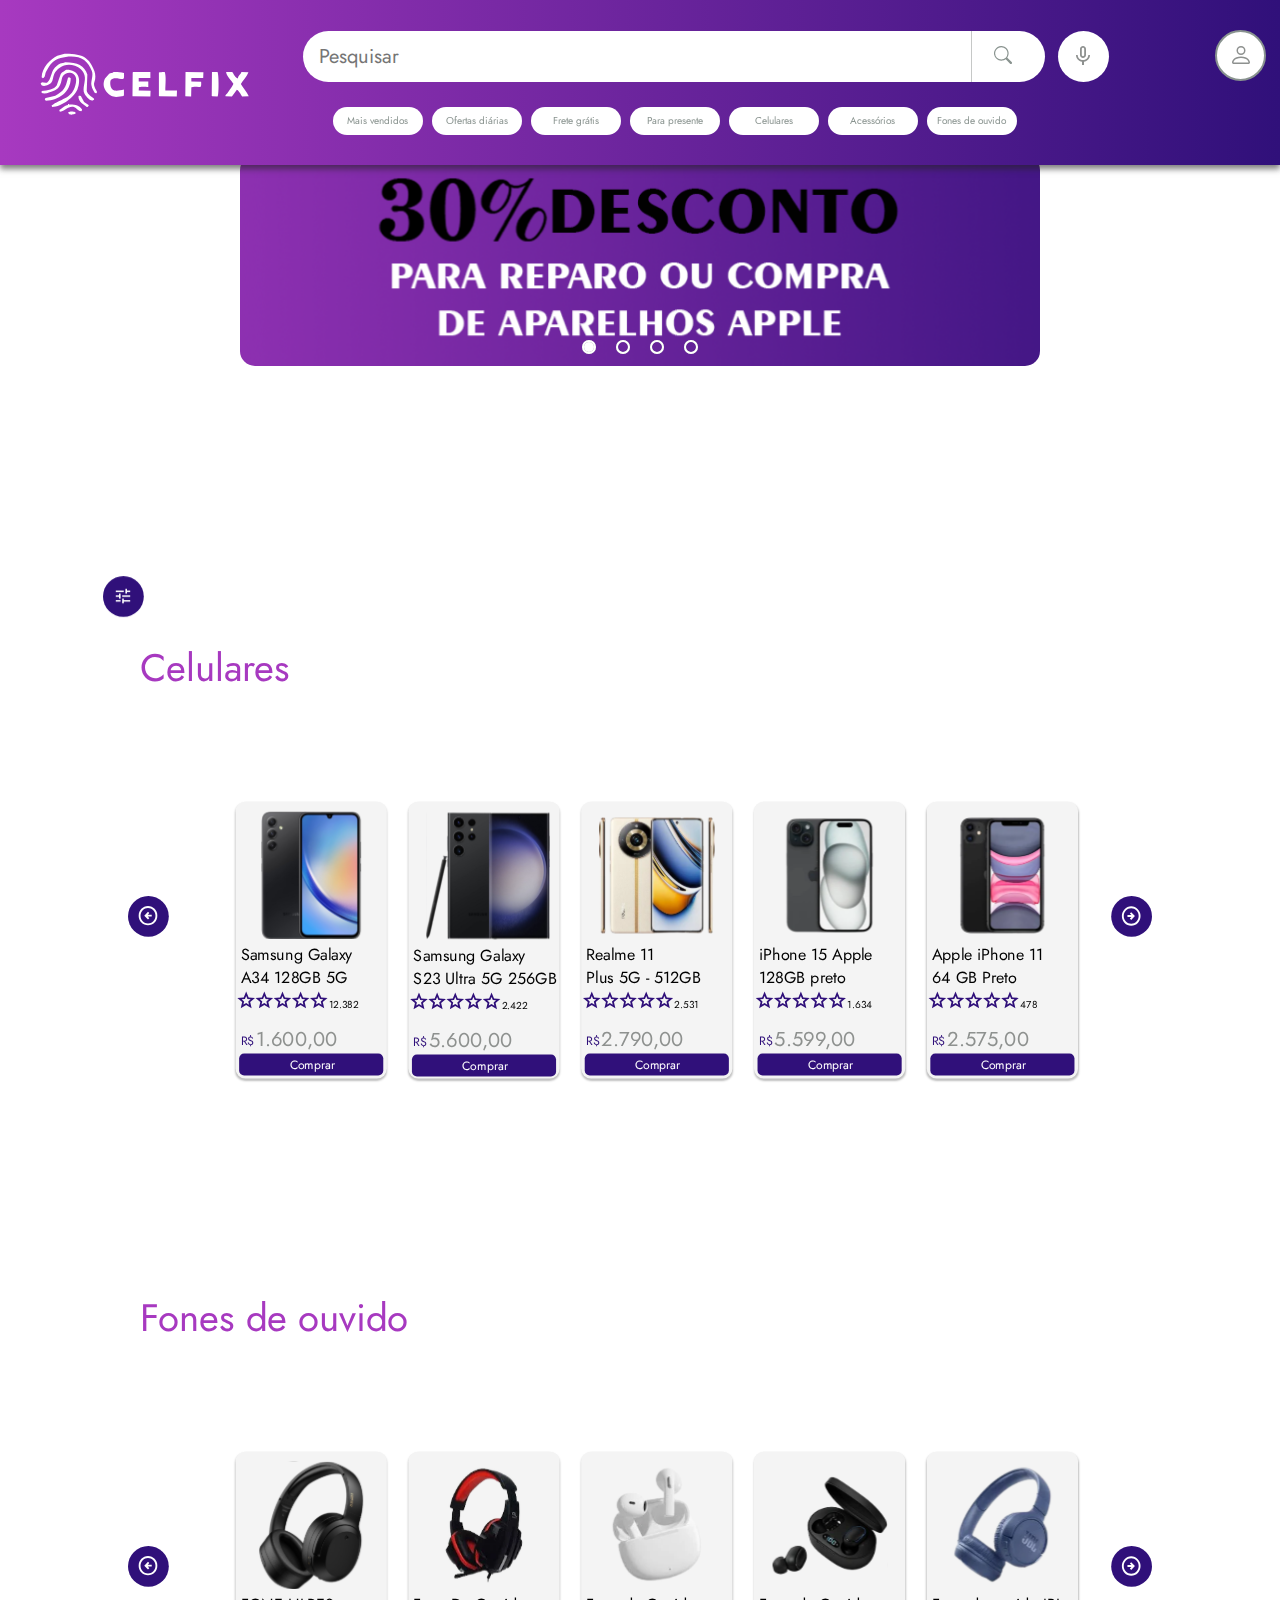
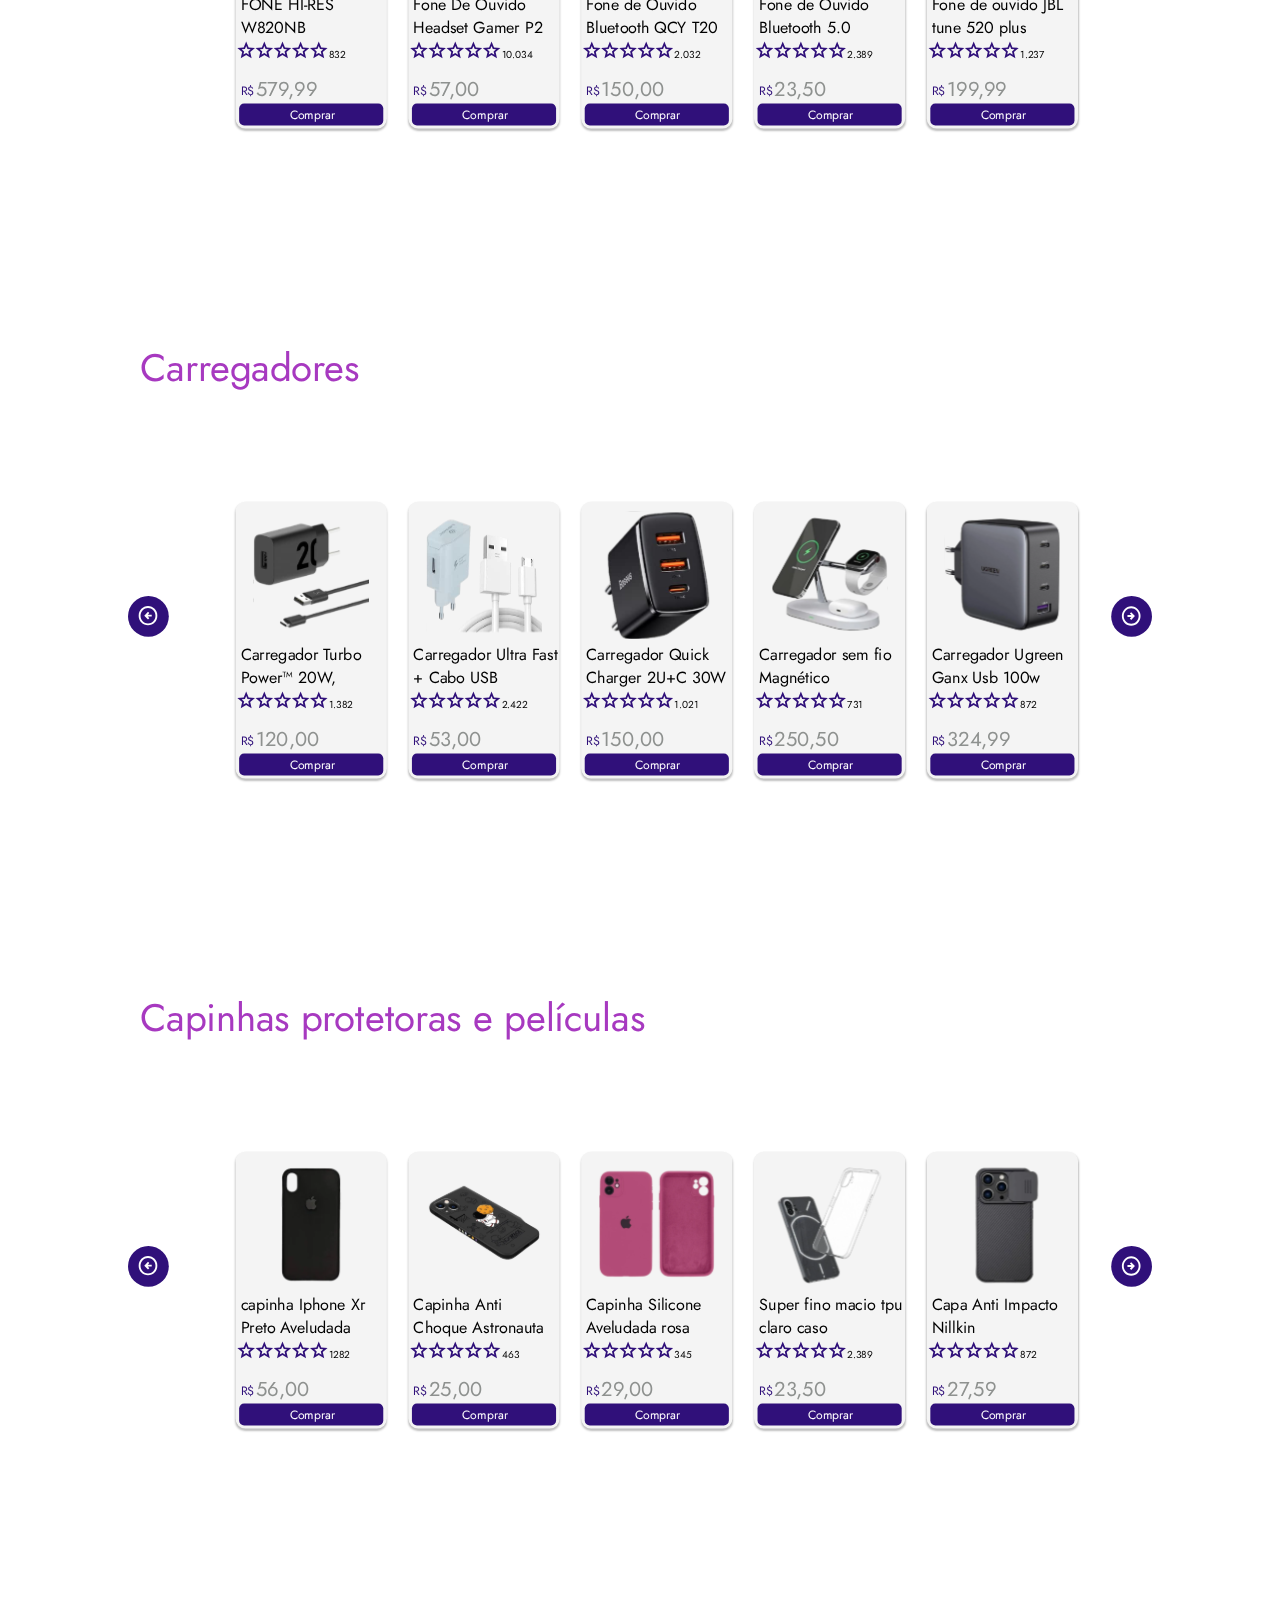
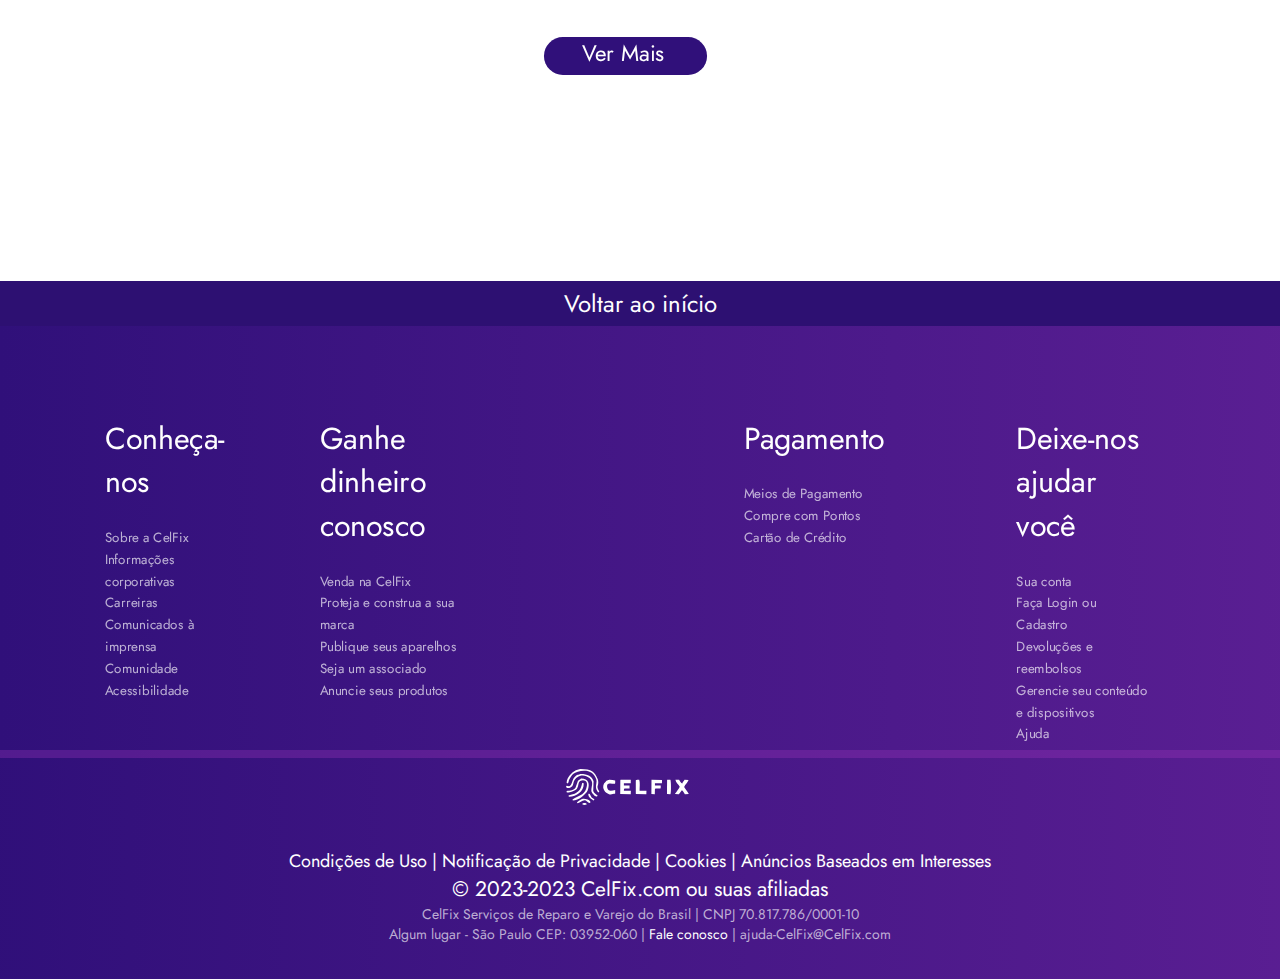
<file: Celfix Loja/index.html>
<!DOCTYPE html>
<html lang="pt-br">
<head>
    <meta charset="UTF-8">
    <meta name="viewport" content="width=device-width, initial-scale=1.0">
    <link rel="preconnect" href="https://fonts.googleapis.com">
    <link rel="preconnect" href="https://fonts.gstatic.com" crossorigin>
    <link href="https://fonts.googleapis.com/css2?family=Alata&family=Jost&display=swap" rel="stylesheet">
    <link rel="shortcut icon" href="Imagens/LogoGG.png">
    <link rel="stylesheet" href="style.css">
    <title>CelFix Loja</title>
</head>
<body>
    <header>
        <nav class="navbar">
            <a href="..\index.html" class="logo">
                <img src="Imagens/logo.svg" alt="Logo CelFix" title="Voltar para menu CelFix" class="logo1">
                <img src="Imagens/logoGG.svg" alt="Logo grande" title="Voltar para menu CelFix" class="logo2">
            </a>
            <ul class="nav-menu">  
                <li class="searchbar">
                <div class="search"><hr>
                    <input type="text" name="" placeholder="Pesquisar" class="search-box">
                </div>
                    <a class="searchbtn" href="#"><img src="Imagens/search.svg" alt="Pesquise" title="Pesquisar"><div class="searchbnt-a"></div></a>
                    <a class="microfone" href="#"><img src="Imagens/mic_none_black_24dp.svg" alt="Microfone" title="Pesquisar por voz"><div class="searchbnt-b"></div></a>
                </li>         
            <div class="nav-cat">
                <li class="nav-item"><a href="#" class="nav-link">Mais vendidos</a></li>
                <li class="nav-item"><a href="#" class="nav-link">Ofertas diárias</a></li>
                <li class="nav-item"><a href="#" class="nav-link">Frete grátis</a></li>
                <li class="nav-item"><a href="#" class="nav-link">Para presente</a></li>
                <li class="nav-item"><a href="#" class="nav-link">Celulares</a></li>
                <li class="nav-item"><a href="#" class="nav-link">Acessórios</a></li>
                <li class="nav-item"><a href="#" class="nav-link">Fones de ouvido</a></li>
            </div>
            </ul>
            <ul class="nav-list">
                <li><a href="..\Celfix perifl\index.html">Meu perfil</a></li>
                <li><a href="#">Sua Lista de desejos</a></li>
                <li><a href="#">Protocolos</a></li>
                <li><a href="#">Dúvidas frequêntes</a></li>
                <li><a href="#">Suporte</a></li>
            </ul>
            <div class="menuhover" id="elemento-oculto">
                <a href="#" class="caixa"><img src="Imagens/box.svg" alt="pedidos" title="Meus pedidos"></a>
                <a href="#" class="sacola"><img src="Imagens/shopping-bag.svg" alt="sacola" title="Sacola de compras"></a>
            </div>
            <div class="menu-perfil" id="elemento-acionador" title="Menu">
                <a href="#" class="menu"><img src="Imagens/person.svg" alt="perfil"></a>
            </div>
        </nav>
    </header>


    <main>


        <div class="slider">
            <div class="slides">
                    <input type="radio" name="radio-btn" id="radio1">
                    <input type="radio" name="radio-btn" id="radio2">
                    <input type="radio" name="radio-btn" id="radio3">
                    <input type="radio" name="radio-btn" id="radio4">

                    <div class="slide first">
                        <img src="Imagens/banner1.png" alt="Banner 1">
                    </div>
                    <div class="slide">
                        <img src="Imagens/banner2.png" alt="Banner 2">
                    </div>
                    <div class="slide">
                        <img src="Imagens/banner3.png" alt="Banner 3">
                    </div>
                    <div class="slide">
                        <img src="Imagens/banner4.png" alt="Banner 3">
                    </div>

                    <div class="navigation-auto">
                        <div class="auto-btn1"></div>
                        <div class="auto-btn2"></div>
                        <div class="auto-btn3"></div>
                        <div class="auto-btn4"></div>
                    </div>
            </div>
            <div class="manual-navigation">
                <label for="radio1" class="manual-btn"></label>
                <label for="radio2" class="manual-btn"></label>
                <label for="radio3" class="manual-btn"></label>
                <label for="radio4" class="manual-btn"></label>
            </div>
        </div>
     
        <div class="carousel">
            <p class="categoria">Celulares</p>
            <div class="carousel-inner" id="carousel-inner">

              <div class="carousel-item">

                  <div class="card1">
                      <a href="..\Visão_do_produto - pagina1\Visao_produto.html"><img class="item" src="Imagens/a34.svg" alt="Samsung Galaxy A34 128GB 5G"></a>
                      <a href="..\Visão_do_produto - pagina1\Visao_produto.html"><p class="nome">Samsung Galaxy <br> A34 128GB 5G</p></a>
                      <img class="avaliacao" src="Imagens/5stars.svg" alt="stars" width="186px" height="42px"><p class="ava-q">12.382</p>
                      <p class="rs">R$</p>
                      <p class="valor">1.600,00</p>
                      <a href="#"><div class="comprar"><p>Comprar</p></div></a> 
                  </div>
          
                  <div class="card2">
                      <a href="#"><img class="item" src="Imagens/s23u.svg" alt="Samsung Galaxy S23 Ultra 5G 256GB"></a>
                      <a href="#"><p class="nome">Samsung Galaxy <br> S23 Ultra 5G 256GB</p></a>
                      <img class="avaliacao" src="Imagens/5stars.svg" alt="stars" width="186px" height="42px"><p class="ava-q">2.422</p>
                      <p class="rs">R$</p>
                      <p class="valor">5.600,00</p>
                      <a href="#"><div class="comprar"><p>Comprar</p></div></a> 
                  </div>
          
                  <div class="card3">
                      <a href="#"><img class="item" src="Imagens/cel1.svg" alt="Capa Transparente Mag-Safe S23 Ultra"></a>
                      <a href="#"><p class="nome"> Realme 11<br>Plus 5G - 512GB</p></a>
                      <img class="avaliacao" src="Imagens/5stars.svg" alt="stars" width="186px" height="42px"><p class="ava-q">2.531</p>
                      <p class="rs">R$</p>
                      <p class="valor">2.790,00</p>
                      <a href="#"><div class="comprar"><p>Comprar</p></div></a> 
                  </div>
          
                  <div class="card4">
                      <a href="#"><img class="item" src="Imagens/cel2.svg" alt="Fone de Ouvido Bluetooth 5.0"></a>
                      <a href="#"><p class="nome">iPhone 15 Apple<br>128GB preto</p></a>
                      <img class="avaliacao" src="Imagens/5stars.svg" alt="stars" width="186px" height="42px"><p class="ava-q">1.634</p>
                      <p class="rs">R$</p>
                      <p class="valor">5.599,00</p>
                      <a href="#"><div class="comprar"><p>Comprar</p></div></a> 
                  </div>
          
                  <div class="card5">
                      <a href="#"><img class="item" src="Imagens/cel3.svg" alt="Limpeza de teclado com Cleaner 5 em 1"></a>
                      <a href="#"><p class="nome">Apple iPhone 11 <br>64 GB Preto</p></a>
                      <img class="avaliacao" src="Imagens/5stars.svg" alt="stars" width="186px" height="42px"><p class="ava-q">478</p>
                      <p class="rs">R$</p>
                      <p class="valor">2.575,00</p>
                      <a href="#"><div class="comprar"><p>Comprar</p></div></a> 
                  </div>
              </div>

              <div class="carousel-item">

                <div class="card1">
                    <a href="#"><img class="item" src="Imagens/cel4.svg" alt="Samsung Galaxy A34 128GB 5G"></a>
                    <a href="#"><p class="nome">Xiaomi Redmi 10 Dual SIM 128 GB </p></a>
                    <img class="avaliacao" src="Imagens/5stars.svg" alt="stars" width="186px" height="42px"><p class="ava-q">687</p>
                    <p class="rs">R$</p>
                    <p class="valor">784,99</p>
                    <a href="#"><div class="comprar"><p>Comprar</p></div></a> 
                </div>
        
                <div class="card2">
                    <a href="#"><img class="item" src="Imagens/cel5.svg" alt="Samsung Galaxy S23 Ultra 5G 256GB"></a>
                    <a href="#"><p class="nome">Motorola One Action<br> 128 GB Branco</p></a>
                    <img class="avaliacao" src="Imagens/5stars.svg" alt="stars" width="186px" height="42px"><p class="ava-q">1.708</p>
                    <p class="rs">R$</p>
                    <p class="valor">599,00</p>
                    <a href="#"><div class="comprar"><p>Comprar</p></div></a> 
                </div>
        
                <div class="card3">
                    <a href="#"><img class="item" src="Imagens/cel6.svg" alt="Capa Transparente Mag-Safe S23 Ultra"></a>
                    <a href="#"><p class="nome">BV9300 + <br>Fone Bluetooth</p></a>
                    <img class="avaliacao" src="Imagens/5stars.svg" alt="stars" width="186px" height="42px"><p class="ava-q">529</p>
                    <p class="rs">R$</p>
                    <p class="valor">2.699,99</p>
                    <a href="#"><div class="comprar"><p>Comprar</p></div></a> 
                </div>
        
                <div class="card4">
                    <a href="#"><img class="item" src="Imagens/cel7.svg" alt="Fone de Ouvido Bluetooth 5.0"></a>
                    <a href="#"><p class="nome">Motorola Moto E6s <br>Dual Chip 64gb</p></a>
                    <img class="avaliacao" src="Imagens/5stars.svg" alt="stars" width="186px" height="42px"><p class="ava-q">2.528</p>
                    <p class="rs">R$</p>
                    <p class="valor">1.899,00</p>
                    <a href="#"><div class="comprar"><p>Comprar</p></div></a> 
                </div>
        
                <div class="card5">
                    <a href="#"><img class="item" src="Imagens/cel8.svg" alt="Limpeza de teclado com Cleaner 5 em 1"></a>
                    <a href="#"><p class="nome">Samsung Galaxy A13<br> 128gb Azul </p></a>
                    <img class="avaliacao" src="Imagens/5stars.svg" alt="stars" width="186px" height="42px"><p class="ava-q">1.472</p>
                    <p class="rs">R$</p>
                    <p class="valor">1.429,00</p>
                    <a href="#"><div class="comprar"><p>Comprar</p></div></a> 
                </div>
              </div>

              <div class="carousel-item">

                <div class="card1">
                    <a href="#"><img class="item" src="Imagens/cel9.svg" alt="Samsung Galaxy A34 128GB 5G"></a>
                    <a href="#"><p class="nome">Smartphone 256GB Android 13 Dual Sim</p></a>
                    <img class="avaliacao" src="Imagens/5stars.svg" alt="stars" width="186px" height="42px"><p class="ava-q">4.923</p>
                    <p class="rs">R$</p>
                    <p class="valor">999,00</p>
                    <a href="#"><div class="comprar"><p>Comprar</p></div></a> 
                </div>
        
                <div class="card2">
                    <a href="#"><img class="item" src="Imagens/cel10.svg" alt="Samsung Galaxy S23 Ultra 5G 256GB"></a>
                    <a href="#"><p class="nome">Apple iPhone 12 128GB</p></a>
                    <img class="avaliacao" src="Imagens/5stars.svg" alt="stars" width="186px" height="42px"><p class="ava-q">3.510</p>
                    <p class="rs">R$</p>
                    <p class="valor">4.539,64</p>
                    <a href="#"><div class="comprar"><p>Comprar</p></div></a> 
                </div>
        
                <div class="card3">
                    <a href="#"><img class="item" src="Imagens/cel11.svg" alt="Capa Transparente Mag-Safe S23 Ultra"></a>
                    <a href="#"><p class="nome">smartphone xiome redmi 12 Dual sim</p></a>
                    <img class="avaliacao" src="Imagens/5stars.svg" alt="stars" width="186px" height="42px"><p class="ava-q">3.942</p>
                    <p class="rs">R$</p>
                    <p class="valor">1.200,00</p>
                    <a href="#"><div class="comprar"><p>Comprar</p></div></a> 
                </div>
        
                <div class="card4">
                    <a href="#"><img class="item" src="Imagens/cel12.svg" alt="Fone de Ouvido Bluetooth 5.0"></a>
                    <a href="#"><p class="nome">Celular Positivo P28 32MB 24MB RAM</p></a>
                    <img class="avaliacao" src="Imagens/5stars.svg" alt="stars" width="186px" height="42px"><p class="ava-q">2.389</p>
                    <p class="rs">R$</p>
                    <p class="valor">111,00</p>
                    <a href="#"><div class="comprar"><p>Comprar</p></div></a> 
                </div>
        
                <div class="card5">
                    <a href="#"><img class="item" src="Imagens/cel13.svg" alt="Limpeza de teclado com Cleaner 5 em 1"></a>
                    <a href="#"><p class="nome">Motorola Razr 40 256GB 8GB RAM</p></a>
                    <img class="avaliacao" src="Imagens/5stars.svg" alt="stars" width="186px" height="42px"><p class="ava-q">872</p>
                    <p class="rs">R$</p>
                    <p class="valor">2.700,00</p>
                    <a href="#"><div class="comprar"><p>Comprar</p></div></a> 
                </div>
              </div>

              <div class="carousel-item-2">

                <div class="card1">
                    <a href="..\Visão_do_produto - pagina1\Visao_produto.html"><img class="item" src="Imagens/a34.svg" alt="Samsung Galaxy A34 128GB 5G"></a>
                    <a href="..\Visão_do_produto - pagina1\Visao_produto.html"><p class="nome">Samsung Galaxy <br> A34 128GB 5G</p></a>
                    <img class="avaliacao" src="Imagens/5stars.svg" alt="stars" width="186px" height="42px"><p class="ava-q">12.382</p>
                    <p class="rs">R$</p>
                    <p class="valor">1.600,00</p>
                    <a href="#"><div class="comprar"><p>Comprar</p></div></a> 
                </div>
        
                <div class="card2">
                    <a href="#"><img class="item" src="Imagens/s23u.svg" alt="Samsung Galaxy S23 Ultra 5G 256GB"></a>
                    <a href="#"><p class="nome">Samsung Galaxy <br> S23 Ultra 5G 256GB</p></a>
                    <img class="avaliacao" src="Imagens/5stars.svg" alt="stars" width="186px" height="42px"><p class="ava-q">2.422</p>
                    <p class="rs">R$</p>
                    <p class="valor">5.600,00</p>
                    <a href="#"><div class="comprar"><p>Comprar</p></div></a> 
                </div>
        
                <div class="card3">
                    <a href="#"><img class="item" src="Imagens/cel1.svg" alt="Capa Transparente Mag-Safe S23 Ultra"></a>
                    <a href="#"><p class="nome"> Realme 11<br>Plus 5G - 512GB</p></a>
                    <img class="avaliacao" src="Imagens/5stars.svg" alt="stars" width="186px" height="42px"><p class="ava-q">2.531</p>
                    <p class="rs">R$</p>
                    <p class="valor">2.790,00</p>
                    <a href="#"><div class="comprar"><p>Comprar</p></div></a> 
                </div>
        
                <div class="card4">
                    <a href="#"><img class="item" src="Imagens/cel2.svg" alt="Fone de Ouvido Bluetooth 5.0"></a>
                    <a href="#"><p class="nome">iPhone 15 Apple<br>128GB preto</p></a>
                    <img class="avaliacao" src="Imagens/5stars.svg" alt="stars" width="186px" height="42px"><p class="ava-q">1.634</p>
                    <p class="rs">R$</p>
                    <p class="valor">5.599,00</p>
                    <a href="#"><div class="comprar"><p>Comprar</p></div></a> 
                </div>
        
                <div class="card5">
                    <a href="#"><img class="item" src="Imagens/cel3.svg" alt="Limpeza de teclado com Cleaner 5 em 1"></a>
                    <a href="#"><p class="nome">Apple iPhone 11 <br>64 GB Preto</p></a>
                    <img class="avaliacao" src="Imagens/5stars.svg" alt="stars" width="186px" height="42px"><p class="ava-q">478</p>
                    <p class="rs">R$</p>
                    <p class="valor">2.575,00</p>
                    <a href="#"><div class="comprar"><p>Comprar</p></div></a> 
                </div>

                <div class="card6">
                    <a href="#"><img class="item" src="Imagens/cel4.svg" alt="Samsung Galaxy A34 128GB 5G"></a>
                    <a href="#"><p class="nome">Xiaomi Redmi 10 Dual SIM 128 GB </p></a>
                    <img class="avaliacao" src="Imagens/5stars.svg" alt="stars" width="186px" height="42px"><p class="ava-q">687</p>
                    <p class="rs">R$</p>
                    <p class="valor">784,99</p>
                    <a href="#"><div class="comprar"><p>Comprar</p></div></a>
                </div>
        
                <div class="card7">
                    <a href="#"><img class="item" src="Imagens/cel5.svg" alt="Samsung Galaxy S23 Ultra 5G 256GB"></a>
                    <a href="#"><p class="nome">Motorola One Action<br> 128 GB Branco</p></a>
                    <img class="avaliacao" src="Imagens/5stars.svg" alt="stars" width="186px" height="42px"><p class="ava-q">1.708</p>
                    <p class="rs">R$</p>
                    <p class="valor">599,00</p>
                    <a href="#"><div class="comprar"><p>Comprar</p></div></a> 
                </div>
        
                <div class="card8">
                    <a href="#"><img class="item" src="Imagens/cel6.svg" alt="Capa Transparente Mag-Safe S23 Ultra"></a>
                    <a href="#"><p class="nome">BV9300 + <br>Fone Bluetooth</p></a>
                    <img class="avaliacao" src="Imagens/5stars.svg" alt="stars" width="186px" height="42px"><p class="ava-q">529</p>
                    <p class="rs">R$</p>
                    <p class="valor">2.699,99</p>
                    <a href="#"><div class="comprar"><p>Comprar</p></div></a> 
                </div>
        
                <div class="card9">
                    <a href="#"><img class="item" src="Imagens/cel7.svg" alt="Fone de Ouvido Bluetooth 5.0"></a>
                    <a href="#"><p class="nome">Motorola Moto E6s <br>Dual Chip 64gb</p></a>
                    <img class="avaliacao" src="Imagens/5stars.svg" alt="stars" width="186px" height="42px"><p class="ava-q">2.528</p>
                    <p class="rs">R$</p>
                    <p class="valor">1.899,00</p>
                    <a href="#"><div class="comprar"><p>Comprar</p></div></a> 
                </div>
        
                <div class="card10">
                    <a href="#"><img class="item" src="Imagens/cel8.svg" alt="Limpeza de teclado com Cleaner 5 em 1"></a>
                    <a href="#"><p class="nome">Samsung Galaxy A13<br> 128gb Azul </p></a>
                    <img class="avaliacao" src="Imagens/5stars.svg" alt="stars" width="186px" height="42px"><p class="ava-q">1.472</p>
                    <p class="rs">R$</p>
                    <p class="valor">1.429,00</p>
                    <a href="#"><div class="comprar"><p>Comprar</p></div></a> 
                </div>

                <div class="card11">
                    <a href="#"><img class="item" src="Imagens/cel9.svg" alt="Samsung Galaxy A34 128GB 5G"></a>
                    <a href="#"><p class="nome">Smartphone 256GB Android 13 Dual Sim</p></a>
                    <img class="avaliacao" src="Imagens/5stars.svg" alt="stars" width="186px" height="42px"><p class="ava-q">4.923</p>
                    <p class="rs">R$</p>
                    <p class="valor">999,00</p>
                    <a href="#"><div class="comprar"><p>Comprar</p></div></a> 
                </div>
        
                <div class="card12">
                    <a href="#"><img class="item" src="Imagens/cel10.svg" alt="Samsung Galaxy S23 Ultra 5G 256GB"></a>
                    <a href="#"><p class="nome">Apple iPhone 12 128GB</p></a>
                    <img class="avaliacao" src="Imagens/5stars.svg" alt="stars" width="186px" height="42px"><p class="ava-q">3.510</p>
                    <p class="rs">R$</p>
                    <p class="valor">4.539,64</p>
                    <a href="#"><div class="comprar"><p>Comprar</p></div></a> 
                </div>
        
                <div class="card13">
                    <a href="#"><img class="item" src="Imagens/cel11.svg" alt="Capa Transparente Mag-Safe S23 Ultra"></a>
                    <a href="#"><p class="nome">smartphone xiome redmi 12 Dual sim</p></a>
                    <img class="avaliacao" src="Imagens/5stars.svg" alt="stars" width="186px" height="42px"><p class="ava-q">3.942</p>
                    <p class="rs">R$</p>
                    <p class="valor">1.200,00</p>
                    <a href="#"><div class="comprar"><p>Comprar</p></div></a> 
                </div>
        
                <div class="card14">
                    <a href="#"><img class="item" src="Imagens/cel12.svg" alt="Fone de Ouvido Bluetooth 5.0"></a>
                    <a href="#"><p class="nome">Celular Positivo P28 32MB 24MB RAM</p></a>
                    <img class="avaliacao" src="Imagens/5stars.svg" alt="stars" width="186px" height="42px"><p class="ava-q">2.389</p>
                    <p class="rs">R$</p>
                    <p class="valor">111,00</p>
                    <a href="#"><div class="comprar"><p>Comprar</p></div></a> 
                </div>
        
                <div class="card15">
                    <a href="#"><img class="item" src="Imagens/cel13.svg" alt="Limpeza de teclado com Cleaner 5 em 1"></a>
                    <a href="#"><p class="nome">Motorola Razr 40 256GB 8GB RAM</p></a>
                    <img class="avaliacao" src="Imagens/5stars.svg" alt="stars" width="186px" height="42px"><p class="ava-q">872</p>
                    <p class="rs">R$</p>
                    <p class="valor">2.700,00</p>
                    <a href="#"><div class="comprar"><p>Comprar</p></div></a> 
                </div>

                <div class="cardfim">
                    <p>Você chegou <br> ao fim</p>
                </div>

              </div>

            </div>
            <div class="carousel-controls">
              <div class="carousel-control" id="prev"><button class="btn2" id="btn2"><img src="Imagens/seta_left.svg" alt="passar"></button></div>
              <div class="carousel-control" id="next"><button class="btn1" id="btn1"><img src="Imagens/seta_right.svg" alt="voltar"></button></div>
            </div>
          </div>

          <div class="carousel">
            <p class="categoria">Fones de ouvido</p>
            <div class="carousel-inner" id="carousel-inner2">

              <div class="carousel-item">

                  <div class="card1">
                      <a href="..\Visão_do_produto - pagina2\Visao_produto.html"><img class="item" src="Imagens/fone1.svg" alt="Samsung Galaxy A34 128GB 5G"></a>
                      <a href="..\Visão_do_produto - pagina2\Visao_produto.html"><p class="nome">FONE HI-RES <br>W820NB</p></a>
                      <img class="avaliacao" src="Imagens/5stars.svg" alt="stars" width="186px" height="42px"><p class="ava-q">832</p>
                      <p class="rs">R$</p>
                      <p class="valor">579,99</p>
                      <a href="#"><div class="comprar"><p>Comprar</p></div></a> 
                  </div>
          
                  <div class="card2">
                      <a href="#"><img class="item" src="Imagens/fone2.svg" alt="Samsung Galaxy S23 Ultra 5G 256GB"></a>
                      <a href="#"><p class="nome">Fone De Ouvido<br> Headset Gamer P2</p></a>
                      <img class="avaliacao" src="Imagens/5stars.svg" alt="stars" width="186px" height="42px"><p class="ava-q">10.034</p>
                      <p class="rs">R$</p>
                      <p class="valor">57,00</p>
                      <a href="#"><div class="comprar"><p>Comprar</p></div></a> 
                  </div>
          
                  <div class="card3">
                      <a href="#"><img class="item" src="Imagens/fone3.svg" alt="Capa Transparente Mag-Safe S23 Ultra"></a>
                      <a href="#"><p class="nome">Fone de Ouvido<br>Bluetooth QCY T20</p></a>
                      <img class="avaliacao" src="Imagens/5stars.svg" alt="stars" width="186px" height="42px"><p class="ava-q">2.032</p>
                      <p class="rs">R$</p>
                      <p class="valor">150,00</p>
                      <a href="#"><div class="comprar"><p>Comprar</p></div></a> 
                  </div>
          
                  <div class="card4">
                      <a href="#"><img class="item" src="Imagens/fone.svg" alt="Fone de Ouvido Bluetooth 5.0"></a>
                      <a href="#"><p class="nome">Fone de Ouvido Bluetooth 5.0</p></a>
                      <img class="avaliacao" src="Imagens/5stars.svg" alt="stars" width="186px" height="42px"><p class="ava-q">2.389</p>
                      <p class="rs">R$</p>
                      <p class="valor">23,50</p>
                      <a href="#"><div class="comprar"><p>Comprar</p></div></a> 
                  </div>
          
                  <div class="card5">
                      <a href="#"><img class="item" src="Imagens/fone4.svg" alt="Limpeza de teclado com Cleaner 5 em 1"></a>
                      <a href="#"><p class="nome">Fone de ouvido JBL tune 520 plus</p></a>
                      <img class="avaliacao" src="Imagens/5stars.svg" alt="stars" width="186px" height="42px"><p class="ava-q">1.237</p>
                      <p class="rs">R$</p>
                      <p class="valor">199,99</p>
                      <a href="#"><div class="comprar"><p>Comprar</p></div></a> 
                  </div>
              </div>

              <div class="carousel-item">

                <div class="card1">
                    <a href="#"><img class="item" src="Imagens/fone5.svg" alt="Samsung Galaxy A34 128GB 5G"></a>
                    <a href="#"><p class="nome">Headset gaming <br> A50 plus</p></a>
                    <img class="avaliacao" src="Imagens/5stars.svg" alt="stars" width="186px" height="42px"><p class="ava-q">723</p>
                    <p class="rs">R$</p>
                    <p class="valor">1.679,85</p>
                    <a href="#"><div class="comprar"><p>Comprar</p></div></a> 
                </div>
        
                <div class="card2">
                    <a href="#"><img class="item" src="Imagens/fone6.svg" alt="Samsung Galaxy S23 Ultra 5G 256GB"></a>
                    <a href="#"><p class="nome">HiperX cloud<br> Stinger Core</p></a>
                    <img class="avaliacao" src="Imagens/5stars.svg" alt="stars" width="186px" height="42px"><p class="ava-q">571</p>
                    <p class="rs">R$</p>
                    <p class="valor">449,99</p>
                    <a href="#"><div class="comprar"><p>Comprar</p></div></a> 
                </div>
        
                <div class="card3">
                    <a href="#"><img class="item" src="Imagens/fone7.svg" alt="Capa Transparente Mag-Safe S23 Ultra"></a>
                    <a href="#"><p class="nome"> AirPods <br> 3.a geração</p></a>
                    <img class="avaliacao" src="Imagens/5stars.svg" alt="stars" width="186px" height="42px"><p class="ava-q">460</p>
                    <p class="rs">R$</p>
                    <p class="valor">1.699,00</p>
                    <a href="#"><div class="comprar"><p>Comprar</p></div></a> 
                </div>
        
                <div class="card4">
                    <a href="#"><img class="item" src="Imagens/fone8.svg" alt="Fone de Ouvido Bluetooth 5.0"></a>
                    <a href="#"><p class="nome">Qcy Fone de<br>ouvido T20</p></a>
                    <img class="avaliacao" src="Imagens/5stars.svg" alt="stars" width="186px" height="42px"><p class="ava-q">3.619</p>
                    <p class="rs">R$</p>
                    <p class="valor">149,00</p>
                    <a href="#"><div class="comprar"><p>Comprar</p></div></a> 
                </div>
        
                <div class="card5">
                    <a href="#"><img class="item" src="Imagens/fone9.svg" alt="Limpeza de teclado com Cleaner 5 em 1"></a>
                    <a href="#"><p class="nome">Fones de Ouvido<br>TWS wireless</p></a>
                    <img class="avaliacao" src="Imagens/5stars.svg" alt="stars" width="186px" height="42px"><p class="ava-q">4.064</p>
                    <p class="rs">R$</p>
                    <p class="valor">199,90</p>
                    <a href="#"><div class="comprar"><p>Comprar</p></div></a> 
                </div>
              </div>

              <div class="carousel-item">

                <div class="card1">
                    <a href="#"><img class="item" src="Imagens/fone10.svg" alt="Samsung Galaxy A34 128GB 5G"></a>
                    <a href="#"><p class="nome">Headset de Gatinho<br> Bluetooth 3.0</p></a>
                    <img class="avaliacao" src="Imagens/5stars.svg" alt="stars" width="186px" height="42px"><p class="ava-q">2.837</p>
                    <p class="rs">R$</p>
                    <p class="valor">51,00</p>
                    <a href="#"><div class="comprar"><p>Comprar</p></div></a> 
                </div>
        
                <div class="card2">
                    <a href="#"><img class="item" src="Imagens/fone11.svg" alt="Samsung Galaxy S23 Ultra 5G 256GB"></a>
                    <a href="#"><p class="nome">Headset Gamer <br> Kraken Kitty Chroma</p></a>
                    <img class="avaliacao" src="Imagens/5stars.svg" alt="stars" width="186px" height="42px"><p class="ava-q">1.492</p>
                    <p class="rs">R$</p>
                    <p class="valor">736,00</p>
                    <a href="#"><div class="comprar"><p>Comprar</p></div></a> 
                </div>
        
                <div class="card3">
                    <a href="#"><img class="item" src="Imagens/fone12.svg" alt="Capa Transparente Mag-Safe S23 Ultra"></a>
                    <a href="#"><p class="nome">Fone de ouvido<br>EasySports rosa</p></a>
                    <img class="avaliacao" src="Imagens/5stars.svg" alt="stars" width="186px" height="42px"><p class="ava-q">138</p>
                    <p class="rs">R$</p>
                    <p class="valor">86,00</p>
                    <a href="#"><div class="comprar"><p>Comprar</p></div></a> 
                </div>
        
                <div class="card4">
                    <a href="#"><img class="item" src="Imagens/fone13.svg" alt="Fone de Ouvido Bluetooth 5.0"></a>
                    <a href="#"><p class="nome">Fone de Ouvido <br> com fio vermelho </p></a>
                    <img class="avaliacao" src="Imagens/5stars.svg" alt="stars" width="186px" height="42px"><p class="ava-q">437</p>
                    <p class="rs">R$</p>
                    <p class="valor">31,99</p>
                    <a href="#"><div class="comprar"><p>Comprar</p></div></a> 
                </div>
        
                <div class="card5">
                    <a href="#"><img class="item" src="Imagens/fone14.svg" alt="Limpeza de teclado com Cleaner 5 em 1"></a>
                    <a href="#"><p class="nome">Headset gamer som HD preto </p></a>
                    <img class="avaliacao" src="Imagens/5stars.svg" alt="stars" width="186px" height="42px"><p class="ava-q">1.302</p>
                    <p class="rs">R$</p>
                    <p class="valor">80,00</p>
                    <a href="#"><div class="comprar"><p>Comprar</p></div></a> 
                </div>
              </div>

              <div class="carousel-item-2">

                <div class="card1">
                    <a href="..\Visão_do_produto - pagina2\Visao_produto.html"><img class="item" src="Imagens/fone1.svg" alt="Samsung Galaxy A34 128GB 5G"></a>
                    <a href="..\Visão_do_produto - pagina2\Visao_produto.html"><p class="nome">FONE HI-RES <br>W820NB</p></a>
                    <img class="avaliacao" src="Imagens/5stars.svg" alt="stars" width="186px" height="42px"><p class="ava-q">832</p>
                    <p class="rs">R$</p>
                    <p class="valor">579,99</p>
                    <a href="#"><div class="comprar"><p>Comprar</p></div></a> 
                </div>
        
                <div class="card2">
                    <a href="#"><img class="item" src="Imagens/fone2.svg" alt="Samsung Galaxy S23 Ultra 5G 256GB"></a>
                    <a href="#"><p class="nome">Fone De Ouvido<br> Headset Gamer P2</p></a>
                    <img class="avaliacao" src="Imagens/5stars.svg" alt="stars" width="186px" height="42px"><p class="ava-q">10.034</p>
                    <p class="rs">R$</p>
                    <p class="valor">57,00</p>
                    <a href="#"><div class="comprar"><p>Comprar</p></div></a> 
                </div>
        
                <div class="card3">
                    <a href="#"><img class="item" src="Imagens/fone3.svg" alt="Capa Transparente Mag-Safe S23 Ultra"></a>
                    <a href="#"><p class="nome">Fone de Ouvido<br>Bluetooth QCY T20</p></a>
                    <img class="avaliacao" src="Imagens/5stars.svg" alt="stars" width="186px" height="42px"><p class="ava-q">2.032</p>
                    <p class="rs">R$</p>
                    <p class="valor">150,00</p>
                    <a href="#"><div class="comprar"><p>Comprar</p></div></a> 
                </div>
        
                <div class="card4">
                    <a href="#"><img class="item" src="Imagens/fone.svg" alt="Fone de Ouvido Bluetooth 5.0"></a>
                    <a href="#"><p class="nome">Fone de Ouvido Bluetooth 5.0</p></a>
                    <img class="avaliacao" src="Imagens/5stars.svg" alt="stars" width="186px" height="42px"><p class="ava-q">2.389</p>
                    <p class="rs">R$</p>
                    <p class="valor">23,50</p>
                    <a href="#"><div class="comprar"><p>Comprar</p></div></a> 
                </div>
        
                <div class="card5">
                    <a href="#"><img class="item" src="Imagens/fone4.svg" alt="Limpeza de teclado com Cleaner 5 em 1"></a>
                    <a href="#"><p class="nome">Fone de ouvido JBL tune 520 plus</p></a>
                    <img class="avaliacao" src="Imagens/5stars.svg" alt="stars" width="186px" height="42px"><p class="ava-q">1.237</p>
                    <p class="rs">R$</p>
                    <p class="valor">199,99</p>
                    <a href="#"><div class="comprar"><p>Comprar</p></div></a> 
                </div>

                <div class="card6">
                    <a href="#"><img class="item" src="Imagens/fone5.svg" alt="Samsung Galaxy A34 128GB 5G"></a>
                    <a href="#"><p class="nome">Headset gaming <br> A50 plus</p></a>
                    <img class="avaliacao" src="Imagens/5stars.svg" alt="stars" width="186px" height="42px"><p class="ava-q">723</p>
                    <p class="rs">R$</p>
                    <p class="valor">1.679,85</p>
                    <a href="#"><div class="comprar"><p>Comprar</p></div></a> 
                </div>
        
                <div class="card7">
                    <a href="#"><img class="item" src="Imagens/fone6.svg" alt="Samsung Galaxy S23 Ultra 5G 256GB"></a>
                    <a href="#"><p class="nome">HiperX cloud<br> Stinger Core</p></a>
                    <img class="avaliacao" src="Imagens/5stars.svg" alt="stars" width="186px" height="42px"><p class="ava-q">571</p>
                    <p class="rs">R$</p>
                    <p class="valor">449,99</p>
                    <a href="#"><div class="comprar"><p>Comprar</p></div></a>  
                </div>
        
                <div class="card8">
                    <a href="#"><img class="item" src="Imagens/fone7.svg" alt="Capa Transparente Mag-Safe S23 Ultra"></a>
                    <a href="#"><p class="nome"> AirPods <br> 3.a geração</p></a>
                    <img class="avaliacao" src="Imagens/5stars.svg" alt="stars" width="186px" height="42px"><p class="ava-q">460</p>
                    <p class="rs">R$</p>
                    <p class="valor">1.699,00</p>
                    <a href="#"><div class="comprar"><p>Comprar</p></div></a> 
                </div>
                
                <div class="card9">
                    <a href="#"><img class="item" src="Imagens/fone8.svg" alt="Fone de Ouvido Bluetooth 5.0"></a>
                    <a href="#"><p class="nome">Qcy Fone de<br>ouvido T20</p></a>
                    <img class="avaliacao" src="Imagens/5stars.svg" alt="stars" width="186px" height="42px"><p class="ava-q">3.619</p>
                    <p class="rs">R$</p>
                    <p class="valor">149,00</p>
                    <a href="#"><div class="comprar"><p>Comprar</p></div></a> 
                </div>
        
                <div class="card10">
                    <a href="#"><img class="item" src="Imagens/fone9.svg" alt="Limpeza de teclado com Cleaner 5 em 1"></a>
                    <a href="#"><p class="nome">Fones de Ouvido<br>TWS wireless</p></a>
                    <img class="avaliacao" src="Imagens/5stars.svg" alt="stars" width="186px" height="42px"><p class="ava-q">4.064</p>
                    <p class="rs">R$</p>
                    <p class="valor">199,90</p>
                    <a href="#"><div class="comprar"><p>Comprar</p></div></a> 
                </div>

                <div class="card11">
                    <a href="#"><img class="item" src="Imagens/fone10.svg" alt="Samsung Galaxy A34 128GB 5G"></a>
                    <a href="#"><p class="nome">Headset de Gatinho<br> Bluetooth 3.0</p></a>
                    <img class="avaliacao" src="Imagens/5stars.svg" alt="stars" width="186px" height="42px"><p class="ava-q">2.837</p>
                    <p class="rs">R$</p>
                    <p class="valor">51,00</p>
                    <a href="#"><div class="comprar"><p>Comprar</p></div></a> 
                </div>
        
                <div class="card12">
                    <a href="#"><img class="item" src="Imagens/fone11.svg" alt="Samsung Galaxy S23 Ultra 5G 256GB"></a>
                    <a href="#"><p class="nome">Headset Gamer <br> Kraken Kitty Chroma</p></a>
                    <img class="avaliacao" src="Imagens/5stars.svg" alt="stars" width="186px" height="42px"><p class="ava-q">1.492</p>
                    <p class="rs">R$</p>
                    <p class="valor">736,00</p>
                    <a href="#"><div class="comprar"><p>Comprar</p></div></a>
                </div>
        
                <div class="card13">
                    <a href="#"><img class="item" src="Imagens/fone12.svg" alt="Capa Transparente Mag-Safe S23 Ultra"></a>
                    <a href="#"><p class="nome">Fone de ouvido<br>EasySports rosa</p></a>
                    <img class="avaliacao" src="Imagens/5stars.svg" alt="stars" width="186px" height="42px"><p class="ava-q">138</p>
                    <p class="rs">R$</p>
                    <p class="valor">86,00</p>
                    <a href="#"><div class="comprar"><p>Comprar</p></div></a>  
                </div>
        
                <div class="card14">
                    <a href="#"><img class="item" src="Imagens/fone13.svg" alt="Fone de Ouvido Bluetooth 5.0"></a>
                    <a href="#"><p class="nome">Fone de Ouvido <br> com fio vermelho </p></a>
                    <img class="avaliacao" src="Imagens/5stars.svg" alt="stars" width="186px" height="42px"><p class="ava-q">437</p>
                    <p class="rs">R$</p>
                    <p class="valor">31,99</p>
                    <a href="#"><div class="comprar"><p>Comprar</p></div></a> 
                </div>
        
                <div class="card15">
                    <a href="#"><img class="item" src="Imagens/fone14.svg" alt="Limpeza de teclado com Cleaner 5 em 1"></a>
                    <a href="#"><p class="nome">Headset gamer som HD preto </p></a>
                    <img class="avaliacao" src="Imagens/5stars.svg" alt="stars" width="186px" height="42px"><p class="ava-q">1.302</p>
                    <p class="rs">R$</p>
                    <p class="valor">80,00</p>
                    <a href="#"><div class="comprar"><p>Comprar</p></div></a> 
                </div>

                <div class="cardfim">
                    <p>Você chegou <br> ao fim</p>
                </div>

              </div>

            </div>
            <div class="carousel-controls">
                <div class="carousel-control" id="prev2"><button class="btn2"><img src="Imagens/seta_left.svg" alt="passar"></button></div>
                <div class="carousel-control" id="next2"><button class="btn1"><img src="Imagens/seta_right.svg" alt="voltar"></button></div>
            </div>
          </div>

          <div class="carousel">
            <p class="categoria">Carregadores</p>
            <div class="carousel-inner" id="carousel-inner3">

              <div class="carousel-item">

                  <div class="card1">
                      <a href="..\Visão_do_produto - pagina3\Visao_produto.html"><img class="item" src="Imagens/car1.svg" alt="Samsung Galaxy A34 128GB 5G"></a>
                      <a href="..\Visão_do_produto - pagina3\Visao_produto.html"><p class="nome">Carregador Turbo Power™ 20W,</p></a>
                      <img class="avaliacao" src="Imagens/5stars.svg" alt="stars" width="186px" height="42px"><p class="ava-q">1.382</p>
                      <p class="rs">R$</p>
                      <p class="valor">120,00</p>
                      <a href="#"><div class="comprar"><p>Comprar</p></div></a> 
                  </div>
          
                  <div class="card2">
                      <a href="#"><img class="item" src="Imagens/car2.svg" alt="Samsung Galaxy S23 Ultra 5G 256GB"></a>
                      <a href="#"><p class="nome">Carregador Ultra Fast + Cabo USB</p></a>
                      <img class="avaliacao" src="Imagens/5stars.svg" alt="stars" width="186px" height="42px"><p class="ava-q">2.422</p>
                      <p class="rs">R$</p>
                      <p class="valor">53,00</p>
                      <a href="#"><div class="comprar"><p>Comprar</p></div></a> 
                  </div>
          
                  <div class="card3">
                      <a href="#"><img class="item" src="Imagens/car3.svg" alt="Capa Transparente Mag-Safe S23 Ultra"></a>
                      <a href="#"><p class="nome">Carregador Quick Charger 2U+C 30W </p></a>
                      <img class="avaliacao" src="Imagens/5stars.svg" alt="stars" width="186px" height="42px"><p class="ava-q">1.021</p>
                      <p class="rs">R$</p>
                      <p class="valor">150,00</p>
                      <a href="#"><div class="comprar"><p>Comprar</p></div></a> 
                  </div>
          
                  <div class="card4">
                      <a href="#"><img class="item" src="Imagens/car4.svg" alt="Fone de Ouvido Bluetooth 5.0"></a>
                      <a href="#"><p class="nome">Carregador sem fio Magnético</p></a>
                      <img class="avaliacao" src="Imagens/5stars.svg" alt="stars" width="186px" height="42px"><p class="ava-q">731</p>
                      <p class="rs">R$</p>
                      <p class="valor">250,50</p>
                      <a href="#"><div class="comprar"><p>Comprar</p></div></a> 
                  </div>
          
                  <div class="card5">
                      <a href="#"><img class="item" src="Imagens/car5.svg" alt="Limpeza de teclado com Cleaner 5 em 1"></a>
                      <a href="#"><p class="nome">Carregador Ugreen Ganx Usb 100w</p></a>
                      <img class="avaliacao" src="Imagens/5stars.svg" alt="stars" width="186px" height="42px"><p class="ava-q">872</p>
                      <p class="rs">R$</p>
                      <p class="valor">324,99</p>
                      <a href="#"><div class="comprar"><p>Comprar</p></div></a> 
                  </div>
              </div>

              <div class="carousel-item">

                <div class="card1">
                    <a href="#"><img class="item" src="Imagens/car6.svg" alt="Samsung Galaxy A34 128GB 5G"></a>
                    <a href="#"><p class="nome">Carregador Universal USB KT510WC ELG</p></a>
                    <img class="avaliacao" src="Imagens/5stars.svg" alt="stars" width="186px" height="42px"><p class="ava-q">6.342</p>
                    <p class="rs">R$</p>
                    <p class="valor">49,99</p>
                    <a href="#"><div class="comprar"><p>Comprar</p></div></a> 
                </div>
        
                <div class="card2">
                    <a href="#"><img class="item" src="Imagens/car7.svg" alt="Samsung Galaxy S23 Ultra 5G 256GB"></a>
                    <a href="#"><p class="nome"> Power Bank 20000mah Universal</p></a>
                    <img class="avaliacao" src="Imagens/5stars.svg" alt="stars" width="186px" height="42px"><p class="ava-q">3.631</p>
                    <p class="rs">R$</p>
                    <p class="valor">159,90</p>
                    <a href="#"><div class="comprar"><p>Comprar</p></div></a> 
                </div>
        
                <div class="card3">
                    <a href="#"><img class="item" src="Imagens/car8.svg" alt="Capa Transparente Mag-Safe S23 Ultra"></a>
                    <a href="#"><p class="nome">Carregador original Samsung USB-C 15w</p></a>
                    <img class="avaliacao" src="Imagens/5stars.svg" alt="stars" width="186px" height="42px"><p class="ava-q">582</p>
                    <p class="rs">R$</p>
                    <p class="valor">120,00</p>
                    <a href="#"><div class="comprar"><p>Comprar</p></div></a> 
                </div>
        
                <div class="card4">
                    <a href="#"><img class="item" src="Imagens/car9.svg" alt="Fone de Ouvido Bluetooth 5.0"></a>
                    <a href="#"><p class="nome">Carregador Turbo iPhone Lightning</p></a>
                    <img class="avaliacao" src="Imagens/5stars.svg" alt="stars" width="186px" height="42px"><p class="ava-q">328</p>
                    <p class="rs">R$</p>
                    <p class="valor">200,00</p>
                    <a href="#"><div class="comprar"><p>Comprar</p></div></a> 
                </div>
        
                <div class="card5">
                    <a href="#"><img class="item" src="Imagens/car10.svg" alt="Limpeza de teclado com Cleaner 5 em 1"></a>
                    <a href="#"><p class="nome">Carregador Iphone X Xr Xs 12W</p></a>
                    <img class="avaliacao" src="Imagens/5stars.svg" alt="stars" width="186px" height="42px"><p class="ava-q">272</p>
                    <p class="rs">R$</p>
                    <p class="valor">99,99</p>
                    <a href="#"><div class="comprar"><p>Comprar</p></div></a> 
                </div>
              </div>

              <div class="carousel-item">

                <div class="card1">
                    <a href="#"><img class="item" src="Imagens/car11.svg" alt="Samsung Galaxy A34 128GB 5G"></a>
                    <a href="#"><p class="nome">Carregador por Indução QI de 10W </p></a>
                    <img class="avaliacao" src="Imagens/5stars.svg" alt="stars" width="186px" height="42px"><p class="ava-q">4.234</p>
                    <p class="rs">R$</p>
                    <p class="valor">249,00</p>
                    <a href="#"><div class="comprar"><p>Comprar</p></div></a> 
                </div>
        
                <div class="card2">
                    <a href="#"><img class="item" src="Imagens/car12.svg" alt="Samsung Galaxy S23 Ultra 5G 256GB"></a>
                    <a href="#"><p class="nome">Carregador sem fio 15W Super </p></a>
                    <img class="avaliacao" src="Imagens/5stars.svg" alt="stars" width="186px" height="42px"><p class="ava-q">654</p>
                    <p class="rs">R$</p>
                    <p class="valor">120,00</p>
                    <a href="#"><div class="comprar"><p>Comprar</p></div></a> 
                </div>
        
                <div class="card3">
                    <a href="#"><img class="item" src="Imagens/car13.svg" alt="Capa Transparente Mag-Safe S23 Ultra"></a>
                    <a href="#"><p class="nome">Power Bank Universal Geonav, 14.000mAh</p></a>
                    <img class="avaliacao" src="Imagens/5stars.svg" alt="stars" width="186px" height="42px"><p class="ava-q">345</p>
                    <p class="rs">R$</p>
                    <p class="valor">209,00</p>
                    <a href="#"><div class="comprar"><p>Comprar</p></div></a> 
                </div>
        
                <div class="card4">
                    <a href="#"><img class="item" src="Imagens/car14.svg" alt="Fone de Ouvido Bluetooth 5.0"></a>
                    <a href="#"><p class="nome">carregador sem fio preto 15w samsung</p></a>
                    <img class="avaliacao" src="Imagens/5stars.svg" alt="stars" width="186px" height="42px"><p class="ava-q">2.389</p>
                    <p class="rs">R$</p>
                    <p class="valor">230,50</p>
                    <a href="#"><div class="comprar"><p>Comprar</p></div></a> 
                </div>
        
                <div class="card5">
                    <a href="#"><img class="item" src="Imagens/car15.svg" alt="Limpeza de teclado com Cleaner 5 em 1"></a>
                    <a href="#"><p class="nome">Carregador Magnético 2.0</p></a>
                    <img class="avaliacao" src="Imagens/5stars.svg" alt="stars" width="186px" height="42px"><p class="ava-q">872</p>
                    <p class="rs">R$</p>
                    <p class="valor">275,59</p>
                    <a href="#"><div class="comprar"><p>Comprar</p></div></a> 
                </div>
              </div>

              <div class="carousel-item-2">
                
                <div class="card1">
                    <a href="..\Visão_do_produto - pagina3\Visao_produto.html"><img class="item" src="Imagens/car1.svg" alt="Samsung Galaxy A34 128GB 5G"></a>
                    <a href="..\Visão_do_produto - pagina3\Visao_produto.html"><p class="nome">Carregador Turbo Power™ 20W,</p></a>
                    <img class="avaliacao" src="Imagens/5stars.svg" alt="stars" width="186px" height="42px"><p class="ava-q">1.382</p>
                    <p class="rs">R$</p>
                    <p class="valor">120,00</p>
                    <a href="#"><div class="comprar"><p>Comprar</p></div></a> 
                </div>
        
                <div class="card2">
                    <a href="#"><img class="item" src="Imagens/car2.svg" alt="Samsung Galaxy S23 Ultra 5G 256GB"></a>
                    <a href="#"><p class="nome">Carregador Ultra Fast + Cabo USB</p></a>
                    <img class="avaliacao" src="Imagens/5stars.svg" alt="stars" width="186px" height="42px"><p class="ava-q">2.422</p>
                    <p class="rs">R$</p>
                    <p class="valor">53,00</p>
                    <a href="#"><div class="comprar"><p>Comprar</p></div></a> 
                </div>
        
                <div class="card3">
                    <a href="#"><img class="item" src="Imagens/car3.svg" alt="Capa Transparente Mag-Safe S23 Ultra"></a>
                    <a href="#"><p class="nome">Carregador Quick Charger 2U+C 30W </p></a>
                    <img class="avaliacao" src="Imagens/5stars.svg" alt="stars" width="186px" height="42px"><p class="ava-q">1.021</p>
                    <p class="rs">R$</p>
                    <p class="valor">150,00</p>
                    <a href="#"><div class="comprar"><p>Comprar</p></div></a> 
                </div>
        
                <div class="card4">
                    <a href="#"><img class="item" src="Imagens/car4.svg" alt="Fone de Ouvido Bluetooth 5.0"></a>
                    <a href="#"><p class="nome">Carregador sem fio Magnético</p></a>
                    <img class="avaliacao" src="Imagens/5stars.svg" alt="stars" width="186px" height="42px"><p class="ava-q">731</p>
                    <p class="rs">R$</p>
                    <p class="valor">250,50</p>
                    <a href="#"><div class="comprar"><p>Comprar</p></div></a> 
                </div>
        
                <div class="card5">
                    <a href="#"><img class="item" src="Imagens/car5.svg" alt="Limpeza de teclado com Cleaner 5 em 1"></a>
                    <a href="#"><p class="nome">Carregador Ugreen Ganx Usb 100w</p></a>
                    <img class="avaliacao" src="Imagens/5stars.svg" alt="stars" width="186px" height="42px"><p class="ava-q">872</p>
                    <p class="rs">R$</p>
                    <p class="valor">324,99</p>
                    <a href="#"><div class="comprar"><p>Comprar</p></div></a> 
                </div>

                <div class="card6">
                    <a href="#"><img class="item" src="Imagens/car6.svg" alt="Samsung Galaxy A34 128GB 5G"></a>
                    <a href="#"><p class="nome">Carregador Universal USB KT510WC ELG</p></a>
                    <img class="avaliacao" src="Imagens/5stars.svg" alt="stars" width="186px" height="42px"><p class="ava-q">6.342</p>
                    <p class="rs">R$</p>
                    <p class="valor">49,99</p>
                    <a href="#"><div class="comprar"><p>Comprar</p></div></a> 
                </div>
        
                <div class="card7">
                    <a href="#"><img class="item" src="Imagens/car7.svg" alt="Samsung Galaxy S23 Ultra 5G 256GB"></a>
                    <a href="#"><p class="nome"> Power Bank 20000mah Universal</p></a>
                    <img class="avaliacao" src="Imagens/5stars.svg" alt="stars" width="186px" height="42px"><p class="ava-q">3.631</p>
                    <p class="rs">R$</p>
                    <p class="valor">159,90</p>
                    <a href="#"><div class="comprar"><p>Comprar</p></div></a>  
                </div>
        
                <div class="card8">
                    <a href="#"><img class="item" src="Imagens/car8.svg" alt="Capa Transparente Mag-Safe S23 Ultra"></a>
                    <a href="#"><p class="nome">Carregador original Samsung USB-C 15w</p></a>
                    <img class="avaliacao" src="Imagens/5stars.svg" alt="stars" width="186px" height="42px"><p class="ava-q">582</p>
                    <p class="rs">R$</p>
                    <p class="valor">120,00</p>
                    <a href="#"><div class="comprar"><p>Comprar</p></div></a> 
                </div>
        
                <div class="card9">
                    <a href="#"><img class="item" src="Imagens/car9.svg" alt="Fone de Ouvido Bluetooth 5.0"></a>
                    <a href="#"><p class="nome">Carregador Turbo iPhone Lightning</p></a>
                    <img class="avaliacao" src="Imagens/5stars.svg" alt="stars" width="186px" height="42px"><p class="ava-q">328</p>
                    <p class="rs">R$</p>
                    <p class="valor">200,00</p>
                    <a href="#"><div class="comprar"><p>Comprar</p></div></a> 
                </div>
        
                <div class="card10">
                    <a href="#"><img class="item" src="Imagens/car10.svg" alt="Limpeza de teclado com Cleaner 5 em 1"></a>
                    <a href="#"><p class="nome">Carregador Iphone X Xr Xs 12W</p></a>
                    <img class="avaliacao" src="Imagens/5stars.svg" alt="stars" width="186px" height="42px"><p class="ava-q">272</p>
                    <p class="rs">R$</p>
                    <p class="valor">99,99</p>
                    <a href="#"><div class="comprar"><p>Comprar</p></div></a> 
                </div>

                <div class="card11">
                    <a href="#"><img class="item" src="Imagens/car11.svg" alt="Samsung Galaxy A34 128GB 5G"></a>
                    <a href="#"><p class="nome">Carregador por Indução QI de 10W </p></a>
                    <img class="avaliacao" src="Imagens/5stars.svg" alt="stars" width="186px" height="42px"><p class="ava-q">4.234</p>
                    <p class="rs">R$</p>
                    <p class="valor">249,00</p>
                    <a href="#"><div class="comprar"><p>Comprar</p></div></a> 
                </div>
        
                <div class="card12">
                    <a href="#"><img class="item" src="Imagens/car12.svg" alt="Samsung Galaxy S23 Ultra 5G 256GB"></a>
                    <a href="#"><p class="nome">Carregador sem fio 15W Super </p></a>
                    <img class="avaliacao" src="Imagens/5stars.svg" alt="stars" width="186px" height="42px"><p class="ava-q">654</p>
                    <p class="rs">R$</p>
                    <p class="valor">120,00</p>
                    <a href="#"><div class="comprar"><p>Comprar</p></div></a> 
                </div>
        
                <div class="card13">
                    <a href="#"><img class="item" src="Imagens/car13.svg" alt="Capa Transparente Mag-Safe S23 Ultra"></a>
                    <a href="#"><p class="nome">Power Bank Universal Geonav, 14.000mAh</p></a>
                    <img class="avaliacao" src="Imagens/5stars.svg" alt="stars" width="186px" height="42px"><p class="ava-q">345</p>
                    <p class="rs">R$</p>
                    <p class="valor">209,00</p>
                    <a href="#"><div class="comprar"><p>Comprar</p></div></a> 
                </div>
        
                <div class="card14">
                    <a href="#"><img class="item" src="Imagens/car14.svg" alt="Fone de Ouvido Bluetooth 5.0"></a>
                    <a href="#"><p class="nome">carregador sem fio preto 15w samsung</p></a>
                    <img class="avaliacao" src="Imagens/5stars.svg" alt="stars" width="186px" height="42px"><p class="ava-q">2.389</p>
                    <p class="rs">R$</p>
                    <p class="valor">230,50</p>
                    <a href="#"><div class="comprar"><p>Comprar</p></div></a>
                </div>
        
                <div class="card15">
                    <a href="#"><img class="item" src="Imagens/car15.svg" alt="Limpeza de teclado com Cleaner 5 em 1"></a>
                    <a href="#"><p class="nome">Carregador Magnético 2.0</p></a>
                    <img class="avaliacao" src="Imagens/5stars.svg" alt="stars" width="186px" height="42px"><p class="ava-q">872</p>
                    <p class="rs">R$</p>
                    <p class="valor">275,59</p>
                    <a href="#"><div class="comprar"><p>Comprar</p></div></a> 
                </div>

                <div class="cardfim">
                    <p>Você chegou <br> ao fim</p>
                </div>

              </div>

            </div>
            <div class="carousel-controls">
                <div class="carousel-control" id="prev3"><button class="btn2"><img src="Imagens/seta_left.svg" alt="passar"></button></div>
                <div class="carousel-control" id="next3"><button class="btn1"><img src="Imagens/seta_right.svg" alt="voltar"></button></div>
            </div>
          </div>

          <div class="carousel">
            <p class="categoria">Capinhas protetoras e películas</p>
            <div class="carousel-inner" id="carousel-inner4">

              <div class="carousel-item">

                  <div class="card1">
                      <a href="..\Visão_do_produto - pagina4\Visao_produto.html"><img class="item" src="Imagens/co1.svg" alt="Samsung Galaxy A34 128GB 5G"></a>
                      <a href="..\Visão_do_produto - pagina4\Visao_produto.html"><p class="nome">capinha Iphone Xr Preto Aveludada</p></a>
                      <img class="avaliacao" src="Imagens/5stars.svg" alt="stars" width="186px" height="42px"><p class="ava-q">1282</p>
                      <p class="rs">R$</p>
                      <p class="valor">56,00</p>
                      <a href="#"><div class="comprar"><p>Comprar</p></div></a> 
                  </div>
          
                  <div class="card2">
                      <a href="#"><img class="item" src="Imagens/co2.svg" alt="Samsung Galaxy S23 Ultra 5G 256GB"></a>
                      <a href="#"><p class="nome">Capinha Anti Choque Astronauta</p></a>
                      <img class="avaliacao" src="Imagens/5stars.svg" alt="stars" width="186px" height="42px"><p class="ava-q">463</p>
                      <p class="rs">R$</p>
                      <p class="valor">25,00</p>
                      <a href="#"><div class="comprar"><p>Comprar</p></div></a> 
                  </div>
          
                  <div class="card3">
                      <a href="#"><img class="item" src="Imagens/co3.svg" alt="Capa Transparente Mag-Safe S23 Ultra"></a>
                      <a href="#"><p class="nome"> Capinha Silicone Aveludada rosa</p></a>
                      <img class="avaliacao" src="Imagens/5stars.svg" alt="stars" width="186px" height="42px"><p class="ava-q">345</p>
                      <p class="rs">R$</p>
                      <p class="valor">29,00</p>
                      <a href="#"><div class="comprar"><p>Comprar</p></div></a> 
                  </div>
          
                  <div class="card4">
                      <a href="#"><img class="item" src="Imagens/co4.svg" alt="Fone de Ouvido Bluetooth 5.0"></a>
                      <a href="#"><p class="nome">Super fino macio tpu claro caso</p></a>
                      <img class="avaliacao" src="Imagens/5stars.svg" alt="stars" width="186px" height="42px"><p class="ava-q">2.389</p>
                      <p class="rs">R$</p>
                      <p class="valor">23,50</p>
                      <a href="#"><div class="comprar"><p>Comprar</p></div></a> 
                  </div>
          
                  <div class="card5">
                      <a href="#"><img class="item" src="Imagens/co5.svg" alt="Limpeza de teclado com Cleaner 5 em 1"></a>
                      <a href="#"><p class="nome">Capa Anti Impacto Nillkin</p></a>
                      <img class="avaliacao" src="Imagens/5stars.svg" alt="stars" width="186px" height="42px"><p class="ava-q">872</p>
                      <p class="rs">R$</p>
                      <p class="valor">27,59</p>
                      <a href="#"><div class="comprar"><p>Comprar</p></div></a> 
                  </div>
              </div>

              <div class="carousel-item">

                <div class="card1">
                    <a href="#"><img class="item" src="Imagens/co6.svg" alt="Samsung Galaxy A34 128GB 5G"></a>
                    <a href="#"><p class="nome">Película de Vidro de Privacidade</p></a>
                    <img class="avaliacao" src="Imagens/5stars.svg" alt="stars" width="186px" height="42px"><p class="ava-q">562</p>
                    <p class="rs">R$</p>
                    <p class="valor">30,00</p>
                    <a href="#"><div class="comprar"><p>Comprar</p></div></a> 
                </div>
        
                <div class="card2">
                    <a href="#"><img class="item" src="Imagens/co7.svg" alt="Samsung Galaxy S23 Ultra 5G 256GB"></a>
                    <a href="#"><p class="nome">Kit 3x Películas de Vidro 3D</p></a>
                    <img class="avaliacao" src="Imagens/5stars.svg" alt="stars" width="186px" height="42px"><p class="ava-q">462</p>
                    <p class="rs">R$</p>
                    <p class="valor">60,00</p>
                    <a href="#"><div class="comprar"><p>Comprar</p></div></a> 
                </div>
        
                <div class="card3">
                    <a href="#"><img class="item" src="Imagens/co8.svg" alt="Capa Transparente Mag-Safe S23 Ultra"></a>
                    <a href="#"><p class="nome">Película Protetora 3D Vidro Temperado</p></a>
                    <img class="avaliacao" src="Imagens/5stars.svg" alt="stars" width="186px" height="42px"><p class="ava-q">975</p>
                    <p class="rs">R$</p>
                    <p class="valor">29,00</p>
                    <a href="#"><div class="comprar"><p>Comprar</p></div></a> 
                </div>
        
                <div class="card4">
                    <a href="#"><img class="item" src="Imagens/co9.svg" alt="Fone de Ouvido Bluetooth 5.0"></a>
                    <a href="#"><p class="nome"> Kit Película Vidro + Película de Lente</p></a>
                    <img class="avaliacao" src="Imagens/5stars.svg" alt="stars" width="186px" height="42px"><p class="ava-q">283</p>
                    <p class="rs">R$</p>
                    <p class="valor">33,50</p>
                    <a href="#"><div class="comprar"><p>Comprar</p></div></a> 
                </div>
        
                <div class="card5">
                    <a href="#"><img class="item" src="Imagens/co10.svg" alt="Limpeza de teclado com Cleaner 5 em 1"></a>
                    <a href="#"><p class="nome"> Película De Vidro 3D Tela Para iPhone </p></a>
                    <img class="avaliacao" src="Imagens/5stars.svg" alt="stars" width="186px" height="42px"><p class="ava-q">734</p>
                    <p class="rs">R$</p>
                    <p class="valor">42,59</p>
                    <a href="#"><div class="comprar"><p>Comprar</p></div></a> 
                </div>
              </div>

              <div class="carousel-item">

                <div class="card1">
                    <a href="#"><img class="item" src="Imagens/co11.svg" alt="Samsung Galaxy A34 128GB 5G"></a>
                    <a href="#"><p class="nome">Capinha infantil stitch 3D</p></a>
                    <img class="avaliacao" src="Imagens/5stars.svg" alt="stars" width="186px" height="42px"><p class="ava-q">722</p>
                    <p class="rs">R$</p>
                    <p class="valor">50,00</p>
                    <a href="#"><div class="comprar"><p>Comprar</p></div></a> 
                </div>
        
                <div class="card2">
                    <a href="#"><img class="item" src="Imagens/co12.svg" alt="Samsung Galaxy S23 Ultra 5G 256GB"></a>
                    <a href="#"><p class="nome">Capa protetora para tablet pinguim</p></a>
                    <img class="avaliacao" src="Imagens/5stars.svg" alt="stars" width="186px" height="42px"><p class="ava-q">1.389</p>
                    <p class="rs">R$</p>
                    <p class="valor">56,00</p>
                    <a href="#"><div class="comprar"><p>Comprar</p></div></a> 
                </div>
        
                <div class="card3">
                    <a href="#"><img class="item" src="Imagens/co13.svg" alt="Capa Transparente Mag-Safe S23 Ultra"></a>
                    <a href="#"><p class="nome">Capa Transparente <br> infantil de desenho</p></a>
                    <img class="avaliacao" src="Imagens/5stars.svg" alt="stars" width="186px" height="42px"><p class="ava-q">946</p>
                    <p class="rs">R$</p>
                    <p class="valor">29,00</p>
                    <a href="#"><div class="comprar"><p>Comprar</p></div></a> 
                </div>
        
                <div class="card4">
                    <a href="#"><img class="item" src="Imagens/co14.svg" alt="Fone de Ouvido Bluetooth 5.0"></a>
                    <a href="#"><p class="nome">Capinha Hello kitty rosa 3D</p></a>
                    <img class="avaliacao" src="Imagens/5stars.svg" alt="stars" width="186px" height="42px"><p class="ava-q">589</p>
                    <p class="rs">R$</p>
                    <p class="valor">45,00</p>
                    <a href="#"><div class="comprar"><p>Comprar</p></div></a> 
                </div>
        
                <div class="card5">
                    <a href="#"><img class="item" src="Imagens/co15.svg" alt="Limpeza de teclado com Cleaner 5 em 1"></a>
                    <a href="#"><p class="nome">Capa protetora Mickey Mágico </p></a>
                    <img class="avaliacao" src="Imagens/5stars.svg" alt="stars" width="186px" height="42px"><p class="ava-q">642</p>
                    <p class="rs">R$</p>
                    <p class="valor">29,99</p>
                    <a href="#"><div class="comprar"><p>Comprar</p></div></a> 
                </div>
              </div>

              <div class="carousel-item-2">

                <div class="card1">
                    <a href="..\Visão_do_produto - pagina4\Visao_produto.html"><img class="item" src="Imagens/co1.svg" alt="Samsung Galaxy A34 128GB 5G"></a>
                    <a href="..\Visão_do_produto - pagina4\Visao_produto.html"><p class="nome">capinha Iphone Xr Preto Aveludada</p></a>
                    <img class="avaliacao" src="Imagens/5stars.svg" alt="stars" width="186px" height="42px"><p class="ava-q">1282</p>
                    <p class="rs">R$</p>
                    <p class="valor">56,00</p>
                    <a href="#"><div class="comprar"><p>Comprar</p></div></a> 
                </div>
        
                <div class="card2">
                    <a href="#"><img class="item" src="Imagens/co2.svg" alt="Samsung Galaxy S23 Ultra 5G 256GB"></a>
                    <a href="#"><p class="nome">Capinha Anti Choque Astronauta</p></a>
                    <img class="avaliacao" src="Imagens/5stars.svg" alt="stars" width="186px" height="42px"><p class="ava-q">463</p>
                    <p class="rs">R$</p>
                    <p class="valor">25,00</p>
                    <a href="#"><div class="comprar"><p>Comprar</p></div></a> 
                </div>
        
                <div class="card3">
                    <a href="#"><img class="item" src="Imagens/co3.svg" alt="Capa Transparente Mag-Safe S23 Ultra"></a>
                    <a href="#"><p class="nome"> Capinha Silicone Aveludada rosa</p></a>
                    <img class="avaliacao" src="Imagens/5stars.svg" alt="stars" width="186px" height="42px"><p class="ava-q">345</p>
                    <p class="rs">R$</p>
                    <p class="valor">29,00</p>
                    <a href="#"><div class="comprar"><p>Comprar</p></div></a> 
                </div>
        
                <div class="card4">
                    <a href="#"><img class="item" src="Imagens/co4.svg" alt="Fone de Ouvido Bluetooth 5.0"></a>
                    <a href="#"><p class="nome">Super fino macio tpu claro caso</p></a>
                    <img class="avaliacao" src="Imagens/5stars.svg" alt="stars" width="186px" height="42px"><p class="ava-q">2.389</p>
                    <p class="rs">R$</p>
                    <p class="valor">23,50</p>
                    <a href="#"><div class="comprar"><p>Comprar</p></div></a> 
                </div>
        
                <div class="card5">
                    <a href="#"><img class="item" src="Imagens/co5.svg" alt="Limpeza de teclado com Cleaner 5 em 1"></a>
                    <a href="#"><p class="nome">Capa Anti Impacto Nillkin</p></a>
                    <img class="avaliacao" src="Imagens/5stars.svg" alt="stars" width="186px" height="42px"><p class="ava-q">872</p>
                    <p class="rs">R$</p>
                    <p class="valor">27,59</p>
                    <a href="#"><div class="comprar"><p>Comprar</p></div></a> 
                </div>

                <div class="card6">
                    <a href="#"><img class="item" src="Imagens/co6.svg" alt="Samsung Galaxy A34 128GB 5G"></a>
                    <a href="#"><p class="nome">Película de Vidro de Privacidade</p></a>
                    <img class="avaliacao" src="Imagens/5stars.svg" alt="stars" width="186px" height="42px"><p class="ava-q">562</p>
                    <p class="rs">R$</p>
                    <p class="valor">30,00</p>
                    <a href="#"><div class="comprar"><p>Comprar</p></div></a> 
                </div>
        
                <div class="card7">
                    <a href="#"><img class="item" src="Imagens/co7.svg" alt="Samsung Galaxy S23 Ultra 5G 256GB"></a>
                    <a href="#"><p class="nome">Kit 3x Películas de Vidro 3D</p></a>
                    <img class="avaliacao" src="Imagens/5stars.svg" alt="stars" width="186px" height="42px"><p class="ava-q">462</p>
                    <p class="rs">R$</p>
                    <p class="valor">60,00</p>
                    <a href="#"><div class="comprar"><p>Comprar</p></div></a>
                </div>
        
                <div class="card8">
                    <a href="#"><img class="item" src="Imagens/co8.svg" alt="Capa Transparente Mag-Safe S23 Ultra"></a>
                    <a href="#"><p class="nome">Película Protetora 3D Vidro Temperado</p></a>
                    <img class="avaliacao" src="Imagens/5stars.svg" alt="stars" width="186px" height="42px"><p class="ava-q">975</p>
                    <p class="rs">R$</p>
                    <p class="valor">29,00</p>
                    <a href="#"><div class="comprar"><p>Comprar</p></div></a> 
                </div>
        
                <div class="card9">
                    <a href="#"><img class="item" src="Imagens/co9.svg" alt="Fone de Ouvido Bluetooth 5.0"></a>
                    <a href="#"><p class="nome"> Kit Película Vidro + Película de Lente</p></a>
                    <img class="avaliacao" src="Imagens/5stars.svg" alt="stars" width="186px" height="42px"><p class="ava-q">283</p>
                    <p class="rs">R$</p>
                    <p class="valor">33,50</p>
                    <a href="#"><div class="comprar"><p>Comprar</p></div></a> 
                </div>
        
                <div class="card10">
                    <a href="#"><img class="item" src="Imagens/co10.svg" alt="Limpeza de teclado com Cleaner 5 em 1"></a>
                    <a href="#"><p class="nome"> Película De Vidro 3D Tela Para iPhone </p></a>
                    <img class="avaliacao" src="Imagens/5stars.svg" alt="stars" width="186px" height="42px"><p class="ava-q">734</p>
                    <p class="rs">R$</p>
                    <p class="valor">42,59</p>
                    <a href="#"><div class="comprar"><p>Comprar</p></div></a> 
                </div>

                <div class="card11">
                    <a href="#"><img class="item" src="Imagens/co11.svg" alt="Samsung Galaxy A34 128GB 5G"></a>
                    <a href="#"><p class="nome">Capinha infantil stitch 3D</p></a>
                    <img class="avaliacao" src="Imagens/5stars.svg" alt="stars" width="186px" height="42px"><p class="ava-q">722</p>
                    <p class="rs">R$</p>
                    <p class="valor">50,00</p>
                    <a href="#"><div class="comprar"><p>Comprar</p></div></a> 
                </div>
        
                <div class="card12">
                    <a href="#"><img class="item" src="Imagens/co12.svg" alt="Samsung Galaxy S23 Ultra 5G 256GB"></a>
                    <a href="#"><p class="nome">Capa protetora para tablet pinguim</p></a>
                    <img class="avaliacao" src="Imagens/5stars.svg" alt="stars" width="186px" height="42px"><p class="ava-q">1.389</p>
                    <p class="rs">R$</p>
                    <p class="valor">56,00</p>
                    <a href="#"><div class="comprar"><p>Comprar</p></div></a> 
                </div>
        
                <div class="card13">
                    <a href="#"><img class="item" src="Imagens/co13.svg" alt="Capa Transparente Mag-Safe S23 Ultra"></a>
                    <a href="#"><p class="nome">Capa Transparente <br> infantil de desenho</p></a>
                    <img class="avaliacao" src="Imagens/5stars.svg" alt="stars" width="186px" height="42px"><p class="ava-q">946</p>
                    <p class="rs">R$</p>
                    <p class="valor">29,00</p>
                    <a href="#"><div class="comprar"><p>Comprar</p></div></a> 
                </div>
        
                <div class="card14">
                    <a href="#"><img class="item" src="Imagens/co14.svg" alt="Fone de Ouvido Bluetooth 5.0"></a>
                    <a href="#"><p class="nome">Capinha Hello kitty rosa 3D</p></a>
                    <img class="avaliacao" src="Imagens/5stars.svg" alt="stars" width="186px" height="42px"><p class="ava-q">589</p>
                    <p class="rs">R$</p>
                    <p class="valor">45,00</p>
                    <a href="#"><div class="comprar"><p>Comprar</p></div></a>
                </div>
        
                <div class="card15">
                    <a href="#"><img class="item" src="Imagens/co15.svg" alt="Limpeza de teclado com Cleaner 5 em 1"></a>
                    <a href="#"><p class="nome">Capa protetora Mickey Mágico </p></a>
                    <img class="avaliacao" src="Imagens/5stars.svg" alt="stars" width="186px" height="42px"><p class="ava-q">642</p>
                    <p class="rs">R$</p>
                    <p class="valor">29,99</p>
                    <a href="#"><div class="comprar"><p>Comprar</p></div></a> 
                </div>

                <div class="cardfim">
                    <p>Você chegou <br> ao fim</p>
                </div>

              </div>

            </div>
            <div class="carousel-controls">
              <div class="carousel-control" id="prev4"><button class="btn2" id="btn2"><img src="Imagens/seta_left.svg" alt="passar"></button></div>
              <div class="carousel-control" id="next4"><button class="btn1" id="btn1"><img src="Imagens/seta_right.svg" alt="voltar"></button></div>
            </div>
          </div>
          <a href="#"><div class="verMais"><p>Ver Mais</p></div></a> 



          <div class="filtro">
                <a><div class="filtrobtn">
                    <img src="Imagens/filtro.svg" alt="filtro">
                </div></a>
                <div class="categoriafiltro">
                    <a href="#" class="item active" id="item1">Todos</a><br><br>
                    <a href="#" class="item" id="item2">Celulares</a><br><br>
                    <a href="#" class="item" id="item3">Tablets</a><br><br>
                    <a href="#" class="item" id="item4">Capinhas e proteções</a><br><br>
                    <a href="#" class="item" id="item5">Fones de ouvido</a><br><br>
                    <a href="#" class="item" id="item6">Acessórios para seu aparelho</a><br><br>
                    <a href="#" class="item" id="item7">Suportes</a><br><br>
                    <a href="#" class="item" id="item8">Carregadores</a><br><br>
                    <a href="#" class="item" id="item9">Adaptadores</a><br><br>
                    <a href="#" class="item" id="item10">Jogos</a><br><br>
                    <a href="#" class="item" id="item11">Microfones</a><br><br>
                    <a href="#" class="item" id="item12">Equipamentos para profissionais</a>
                </div>
          </div>
    </main>


    <footer>
        <div class="fundo">
            <div class="topicos">
                <div class="conheça">
                    <p>Conheça-nos</p><br>
                    <a href="#">Sobre a CelFix</a><br>
                    <a href="#">Informações corporativas</a><br>
                    <a href="#">Carreiras</a><br>
                    <a href="#">Comunicados à imprensa</a><br>
                    <a href="#">Comunidade</a><br>
                    <a href="#">Acessibilidade</a>
                </div>
                <div class="ganhe">
                    <p>Ganhe dinheiro conosco</p><br>
                    <a href="#">Venda na CelFix</a><br>
                    <a href="#">Proteja e construa a sua marca</a><br>
                    <a href="#">Publique seus aparelhos</a><br>
                    <a href="#">Seja um associado</a><br>
                    <a href="#">Anuncie seus produtos</a>
                </div>
                <div class="pagamento">
                    <p>Pagamento</p><br>
                    <a href="#">Meios de Pagamento</a><br>
                    <a href="#">Compre com Pontos</a><br>
                    <a href="#">Cartão de Crédito</a>
                </div>
                <div class="deixe">
                    <p>Deixe-nos ajudar você</p><br>
                    <a href="..\Celfix perifl\index.html">Sua conta</a><br>
                    <a href="../Celfix login/index.html">Faça Login ou Cadastro</a><br>
                    <a href="#">Devoluções e reembolsos</a><br>
                    <a href="#">Gerencie seu conteúdo e dispositivos</a><br>
                    <a href="#">Ajuda</a>
                </div>
            </div>
            <div class="voltar">
                <a id="scrollToTopButton">Voltar ao início</a>
            </div>
            <div class="fundo2">
                <img src="Imagens/logo.svg" alt="logo" class="logo3">
                <div class="coisas">
                    <a href="#" class="condicoes">Condições de Uso |</a>
                    <a href="#" class="condicoes"> Notificação de Privacidade |</a>
                    <a href="#" class="condicoes"> Cookies |</a>
                    <a href="#" class="condicoes"> Anúncios Baseados em Interesses</a>
                    <p class="afiliadas">© 2023-2023 CelFix.com ou suas afiliadas</p>
                    <p class="servicos">
                        CelFix Serviços de Reparo e Varejo do Brasil | CNPJ 70.817.786/0001-10 <br>
                        Algum lugar - São Paulo CEP: 03952-060 | <a href="#" class="fale">Fale conosco</a> | ajuda-CelFix@CelFix.com
                    </p>
                </div>
            </div>
        </div>
    </footer>

    <script src="acionador.js"></script>
    
</body>
</html>
</file>
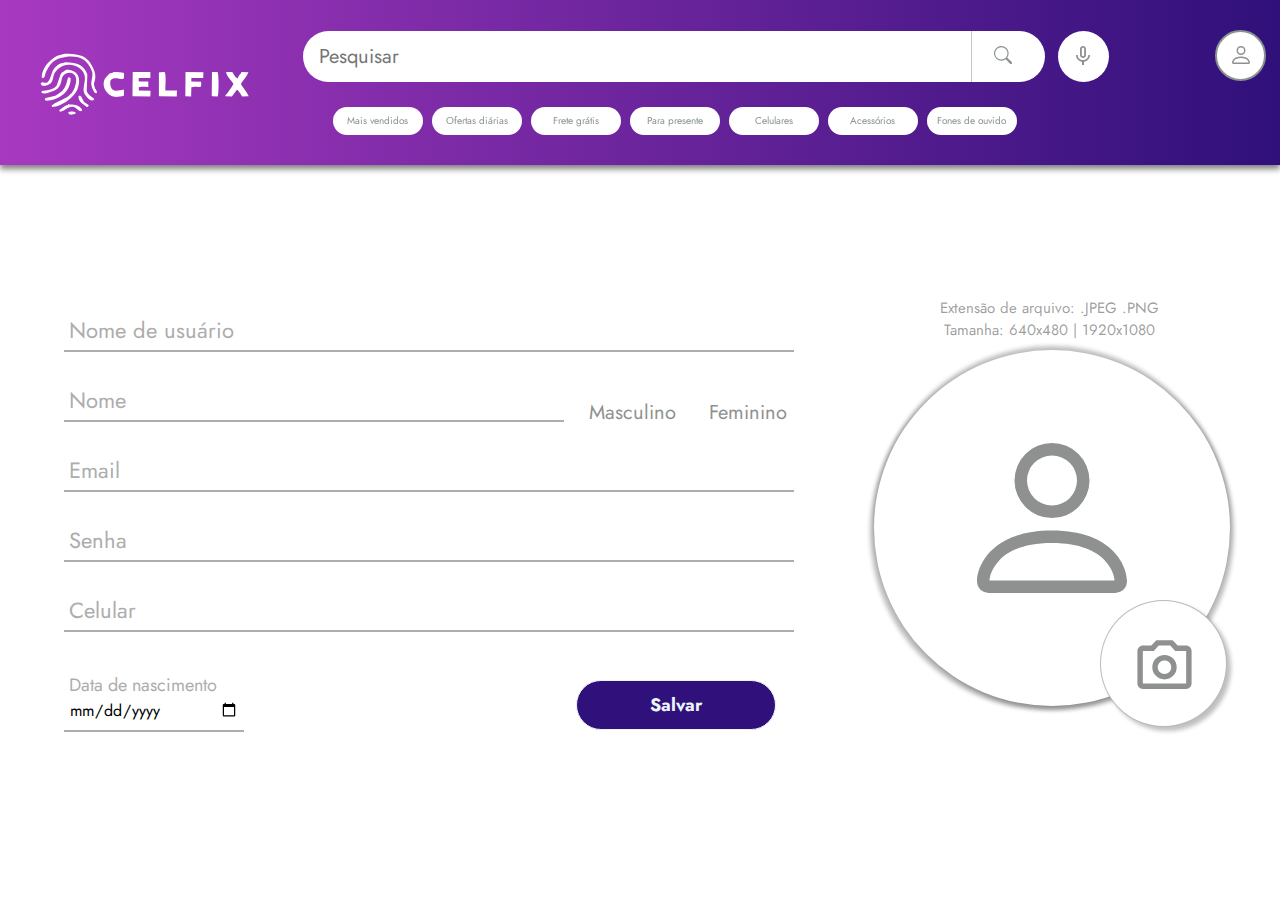
<file: Celfix perifl/index.html>
<!DOCTYPE html>
<html lang="pt-br">
<head>
    <meta charset="UTF-8">
    <meta name="viewport" content="width=device-width, initial-scale=1.0">
    <link rel="preconnect" href="https://fonts.googleapis.com">
    <link rel="preconnect" href="https://fonts.gstatic.com" crossorigin>
    <link href="https://fonts.googleapis.com/css2?family=Alata&family=Jost&display=swap" rel="stylesheet">
    <link rel="shortcut icon" href="Imagens/LogoGG.png">
    <link rel="stylesheet" href="style.css">
    <title>Meu perfil</title>
</head>
<body>
    <header>
        <nav class="navbar">
            <a href="..\index.html" class="logo">
                <img src="Imagens/logo.svg" alt="Logo CelFix" title="Voltar para menu CelFix" class="logo1">
                <img src="Imagens/logoGG.svg" alt="Logo grande" title="Voltar para menu CelFix" class="logo2">
            </a>
            <ul class="nav-menu">  
                <li class="searchbar">
                <div class="search"><hr>
                    <input type="text" name="" placeholder="Pesquisar" class="search-box">
                </div>
                    <a class="searchbtn" href="#"><img src="Imagens/search.svg" alt="Pesquise" title="Pesquisar"><div class="searchbnt-a"></div></a>
                    <a class="microfone" href="#"><img src="Imagens/mic_none_black_24dp.svg" alt="Microfone" title="Pesquisar por voz"><div class="searchbnt-b"></div></a>
                </li>         
            <div class="nav-cat">
                <li class="nav-item"><a href="#" class="nav-link">Mais vendidos</a></li>
                <li class="nav-item"><a href="#" class="nav-link">Ofertas diárias</a></li>
                <li class="nav-item"><a href="#" class="nav-link">Frete grátis</a></li>
                <li class="nav-item"><a href="#" class="nav-link">Para presente</a></li>
                <li class="nav-item"><a href="#" class="nav-link">Celulares</a></li>
                <li class="nav-item"><a href="#" class="nav-link">Acessórios</a></li>
                <li class="nav-item"><a href="#" class="nav-link">Fones de ouvido</a></li>
            </div>
            </ul>
            <ul class="nav-list">
                <li><a href="..\Celfix perifl\index.html">Meu perfil</a></li>
                <li><a href="#">Sua Lista de desejos</a></li>
                <li><a href="#">Protocolos</a></li>
                <li><a href="#">Dúvidas frequêntes</a></li>
                <li><a href="#">Suporte</a></li>
            </ul>
            <div class="menuhover" id="elemento-oculto">
                <a href="#" class="caixa"><img src="Imagens/box.svg" alt="pedidos" title="Meus pedidos"></a>
                <a href="#" class="sacola"><img src="Imagens/shopping-bag.svg" alt="sacola" title="Sacola de compras"></a>
            </div>
            <div class="menu-perfil" id="elemento-acionador" title="Menu">
                <a class="menu"><img src="Imagens/person.svg" alt="perfil"></a>
            </div>
        </nav>
    </header>


    <main>
        <div class="meu-perfil">
            <p>
                Extensão de arquivo: .JPEG .PNG <br>
                Tamanha: 640x480 | 1920x1080
            </p>
            <a href="#" title="Trocar foto">
                <div class="foto">
                    <img src="Imagens/person.svg" alt="Foto de perfil" class="perfil">
                </div>
            </a>
                <div class="camera-foto">
                    <img src="Imagens/camera.svg" alt="Camera" class="camera">
                </div>
        </div>
        
        <div class="formulario">
        <form method="post" class="fo">
            <div class="txt_field seg1">
                <input type="text" required class="in1">
                <span></span>
                <label>Nome de usuário</label>
            </div>
        </form>
        <form method="post" class="fo2">
            <div class="txt_field seg2">
                <input type="text" required class="in2">
                <span></span>
                <div class="alterar">
                    <div class="item fe" id="item1">Feminino</div>
                    <div class="item ma" id="item2">Masculino</div>
                </div>
                <label>Nome</label>
            </div>
        </form>
        <form method="post" class="fo3">
            <div class="txt_field seg3">
                <input type="text" required class="in3">
                <span></span>
                <label>Email</label>
            </div>
        </form>
        <form method="post" class="fo4">
            <div class="txt_field seg4">
                <input type="password" required class="in4">
                <span></span>
                <label>Senha</label>
            </div>
        </form>
        <form method="post" class="fo5">
            <div class="txt_field seg5">
                <input type="number" required class="in5">
                <span></span>
                <label>Celular</label>
            </div>
        </form>
        <form method="post" class="fo6">
            <div class="txt_field seg6">
                <input type="date" required class="in6">
                <span></span>
                <label>Data de nascimento</label>
            </div>
        </form>

        <a><input type="submit" value="Salvar"></a>

        
    </div>

        
        
        

        

    </main>


    <footer>

    </footer>

    <script src="acionador.js"></script>
    
</body>
</html>
</file>
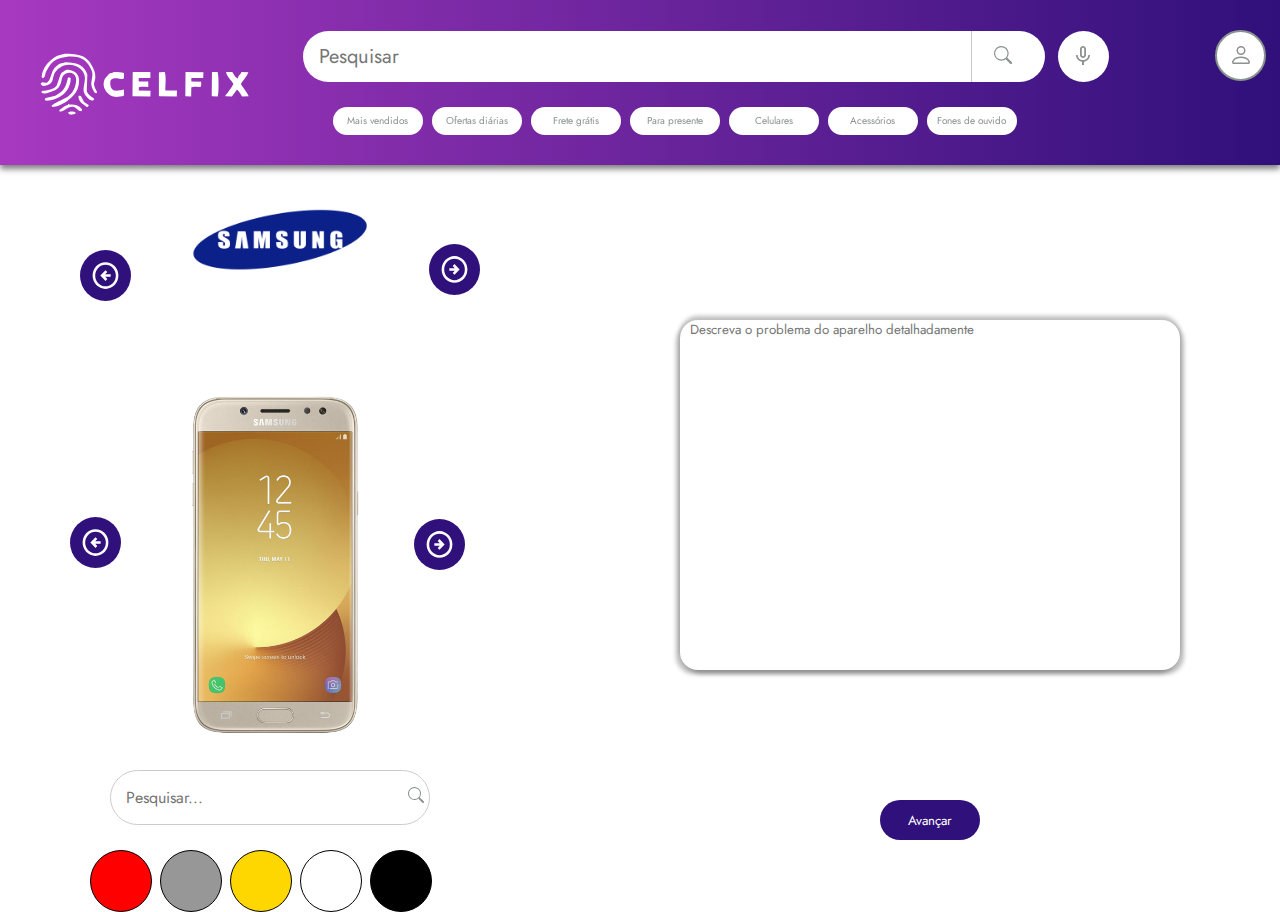
<file: Celfix Assistencia/assistencia.html>
<!DOCTYPE html>
<html lang="pt-br">
<head>
    <meta charset="UTF-8">
    <meta name="viewport" content="width=device-width, initial-scale=1.0">
    <link rel="preconnect" href="https://fonts.googleapis.com">
    <link rel="preconnect" href="https://fonts.gstatic.com" crossorigin>
    <link href="https://fonts.googleapis.com/css2?family=Alata&family=Jost&display=swap" rel="stylesheet">
    <link rel="shortcut icon" href="Imagens/LogoGG.png">
    <link rel="stylesheet" href="style.css">
    <title>CelFix</title>
</head>
<body>
    <header>
        <nav class="navbar">
            <a href="..\index.html" class="logo">
                <img src="Imagens/logo.svg" alt="Logo CelFix" title="Voltar para menu CelFix" class="logo1">
                <img src="Imagens/logoGG.svg" alt="Logo grande" title="Voltar para menu CelFix" class="logo2">
            </a>
            <ul class="nav-menu">  
                <li class="searchbar">
                <div class="search"><hr>
                    <input type="text" name="" placeholder="Pesquisar" class="search-box">
                </div>
                    <a class="searchbtn" href="#"><img src="Imagens/search.svg" alt="Pesquise" title="Pesquisar"><div class="searchbnt-a"></div></a>
                    <a class="microfone" href="#"><img src="Imagens/mic_none_black_24dp.svg" alt="Microfone" title="Pesquisar por voz"><div class="searchbnt-b"></div></a>
                </li>         
            <div class="nav-cat">
                <li class="nav-item"><a href="#" class="nav-link">Mais vendidos</a></li>
                <li class="nav-item"><a href="#" class="nav-link">Ofertas diárias</a></li>
                <li class="nav-item"><a href="#" class="nav-link">Frete grátis</a></li>
                <li class="nav-item"><a href="#" class="nav-link">Para presente</a></li>
                <li class="nav-item"><a href="#" class="nav-link">Celulares</a></li>
                <li class="nav-item"><a href="#" class="nav-link">Acessórios</a></li>
                <li class="nav-item"><a href="#" class="nav-link">Fones de ouvido</a></li>
            </div>
            </ul>
            <ul class="nav-list">
                <li><a href="..\Celfix perifl\index.html">Meu perfil</a></li>
                <li><a href="#">Sua Lista de desejos</a></li>
                <li><a href="#">Protocolos</a></li>
                <li><a href="#">Dúvidas frequêntes</a></li>
                <li><a href="#">Suporte</a></li>
            </ul>
            <div class="menuhover" id="elemento-oculto">
                <a href="#" class="caixa"><img src="Imagens/box.svg" alt="pedidos" title="Meus pedidos"></a>
                <a href="#" class="sacola"><img src="Imagens/shopping-bag.svg" alt="sacola" title="Sacola de compras"></a>
            </div>
            <div class="menu-perfil" id="elemento-acionador" title="Menu">
                <a class="menu"><img src="Imagens/person.svg" alt="perfil"></a>
            </div>
        </nav>
    </header>


    <main>
        <div class="container-slider"> 
            <button id="prev-button"><div class="btnt1"><img src="Imagens/setadireta.svg" alt="seta"></div></button>
            <div class="container-images">
               
                    <img src="Imagens/samsung-logo.png" alt="" class="slider on">
                    <img src="Imagens/apple-logo.png" alt="" class="slider">
                    <img src="Imagens/motorola-logo.png" alt=""class="slider">
                    <img src="Imagens/lg-logo.png" alt=""class="slider">
            
            </div>
            <button id="next-button"> <div class="btnt2"><img src="Imagens/setadireta.svg" alt="seta"></div></button>
        </div>
    
    
    
    
    
        <div class="container-slider2"> 
            <button id="prev-button2">
                <div class="btnt1">
                    <img src="Imagens/setaesquerda.svg" alt="Seta">
                </div></button>
            <div class="container-images2">

                    <img src="Imagens/galaxy-j5-pro-dourado.png" alt="" class="slider2 on2">
                    <img src="Imagens/iphone-12.png" alt="" class="slider2">
                    <img src="Imagens/IPHONE-XS-MAX-DOURADO.png" alt=""class="slider2">
                    <img src="Imagens/iphone-7.png" alt=""class="slider2">
                    <img src="Imagens/iphone-11.png" alt=""class="slider2">
                    <img src="Imagens/motorola-dourado.png" alt=""class="slider2">
                    <img src="Imagens/lg-dourado.png" alt=""class="slider2">
            </div>
            <button id="next-button2"><div class="btnt2"><img src="Imagens/setadireta.svg" alt="seta"></div></button>
        </div>
    
    
    
    
    
    
          
    
    
    
    
    
    
    
        
            
            <input type="text" id="id-do-elemento-caixa"" name="mensagem"  placeholder="Descreva o problema do aparelho detalhadamente"  class="caixa">
            
            <input type="submit" value="Avançar"  class="enviar">
  
        <div class="botão-color1 meu-botão" id="botão-color1"></div>
        <div class="botão-color2 meu-botão" id="botão-color2"></div>
        <div class="botão-color3 meu-botão" id="botão-color3"></div>
        <div class="botão-color4 meu-botão" id="botão-color4"></div>
        <div class="botão-color5 meu-botão" id="botão-color5"></div>
    
    
    
    
        
    <form id="form-pesquisa" action="" method="get">
        <input type="text" id="campo-pesquisa" name="q" placeholder="Pesquisar..." />
        <button type="submit">
          <i class="fas fa-search"></i> <img src="Imagens/search.svg" alt="Pesquise" title="Pesquisar">
        </button>
      </form>
    
    
    </main>


    <footer>

    </footer>

    <script src="acionador.js" defer></script>









    
  
</body>
</html>
</file>
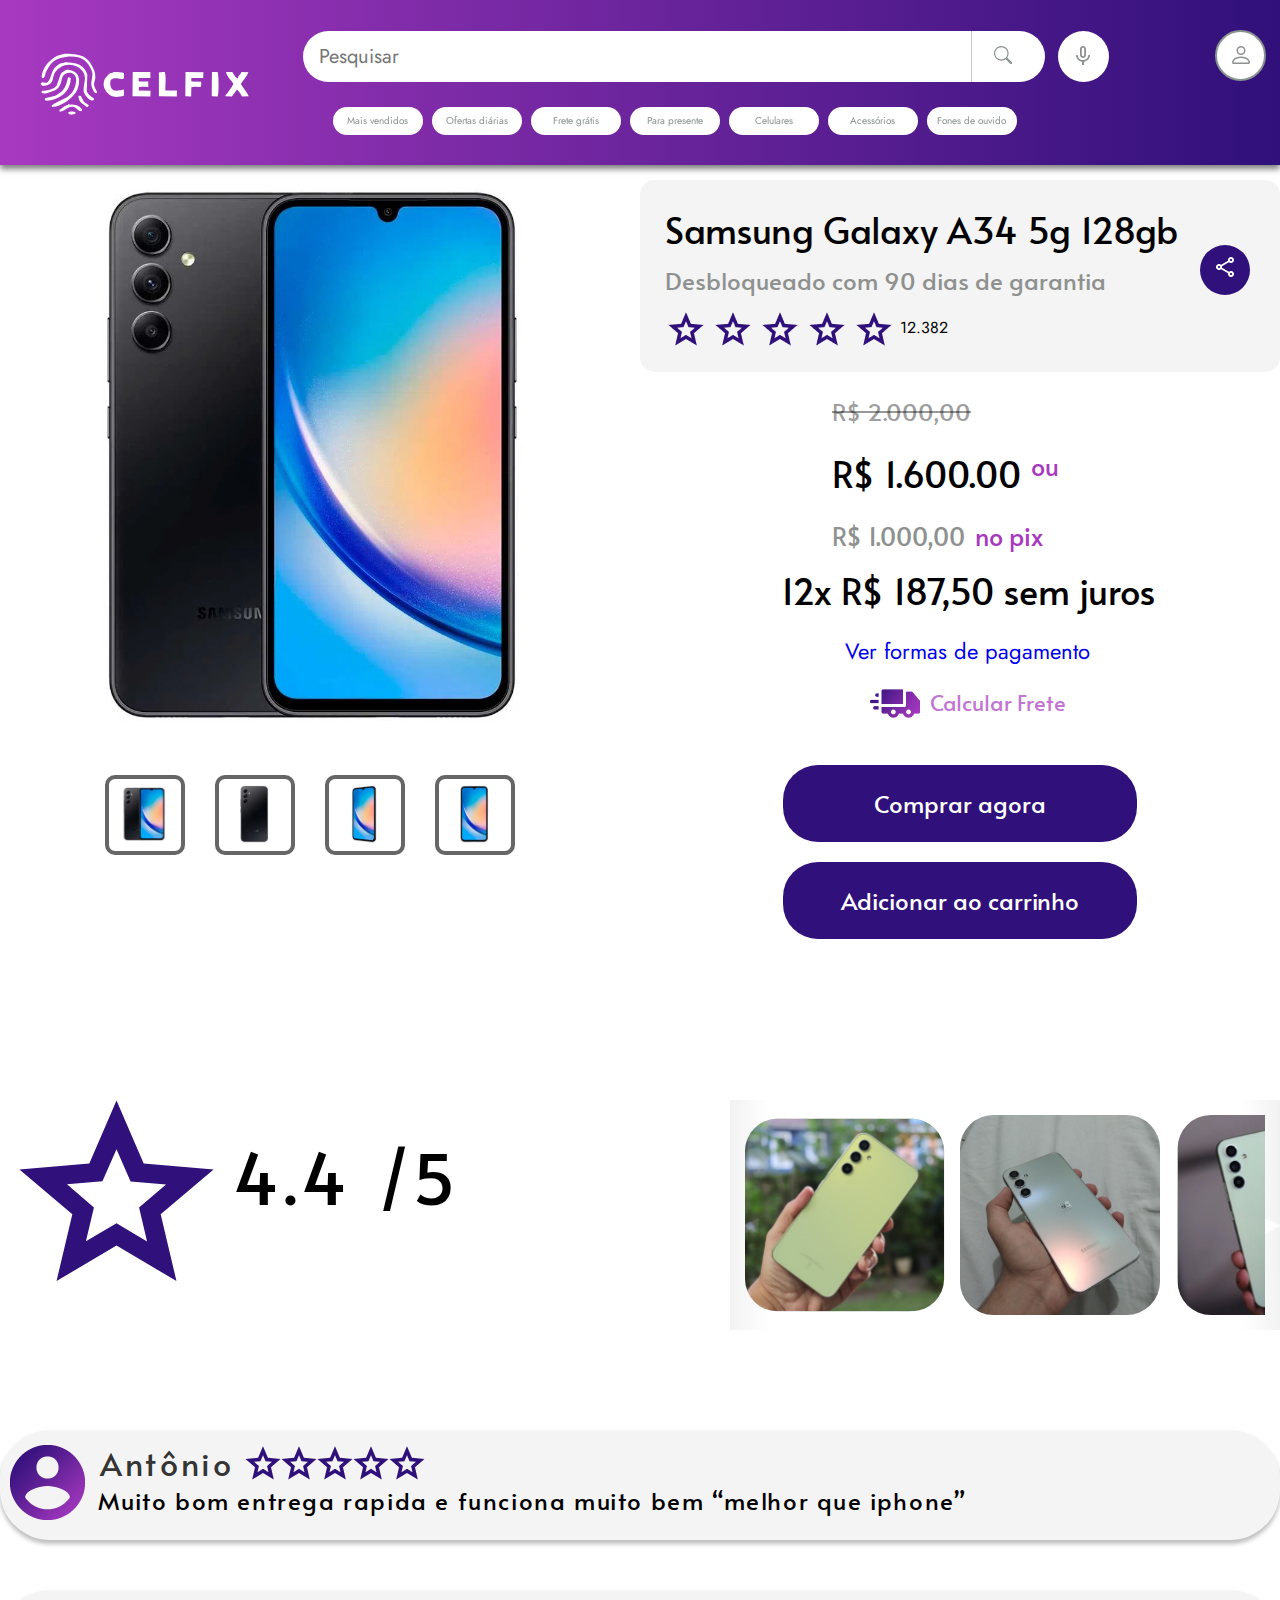
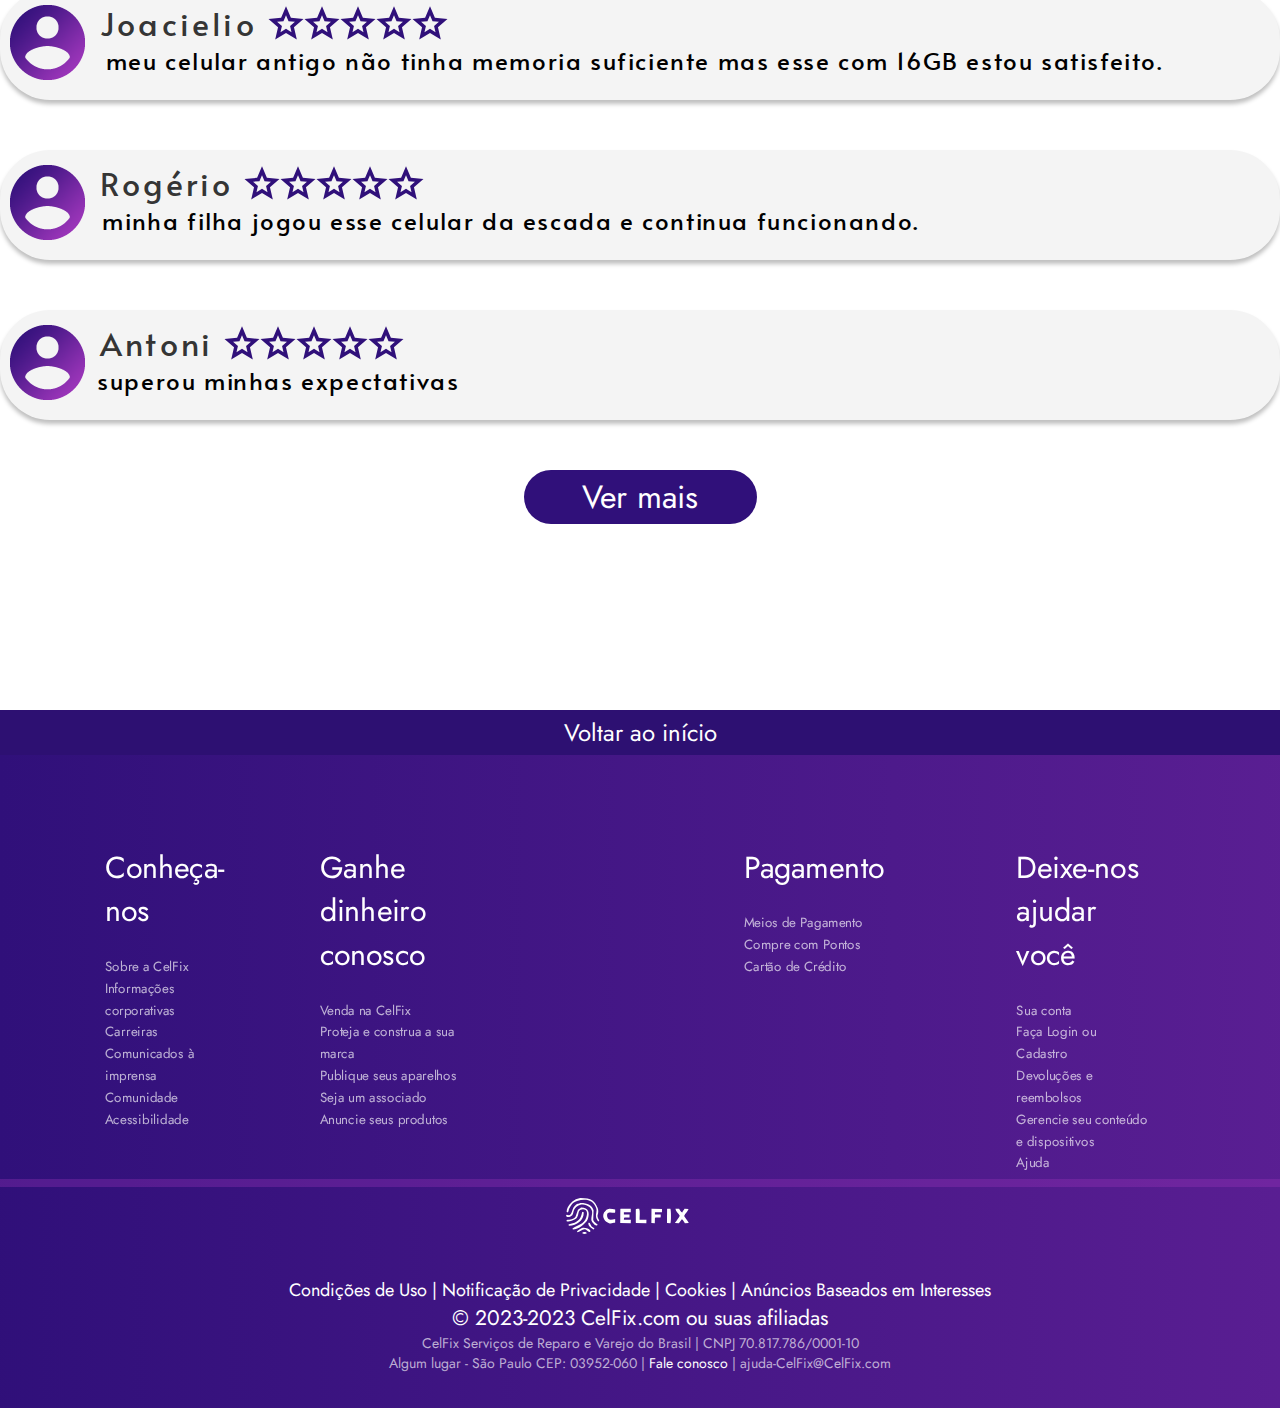
<file: Visão_do_produto - pagina1/Visao_produto.html>
<!DOCTYPE html>
<html lang="en">
<head>
    <meta charset="UTF-8">
    <meta name="viewport" content="width=device-width, initial-scale=1.0">
    <link rel="preconnect" href="https://fonts.googleapis.com">
    <link rel="preconnect" href="https://fonts.gstatic.com" crossorigin>
    <link href="https://fonts.googleapis.com/css2?family=Alata&family=Jost&display=swap" rel="stylesheet">
    <link rel="shortcut icon" href="Imagens/LogoGG.png">
    <link rel="stylesheet" href="Style.css">
    
    <title>Samsung Galaxy A34 5g 128gb</title>
</head>
<body>
    <header>
        <nav class="navbar">
            <a href="..\index.html" class="logo">
                <img src="Imagens/logo.svg" alt="Logo CelFix" title="Voltar para menu CelFix" class="logo1">
                <img src="Imagens/logoGG.svg" alt="Logo grande" title="Voltar para menu CelFix" class="logo2">
            </a>
            <ul class="nav-menu">  
                <li class="searchbar">
                <div class="search"><hr>
                    <input type="text" name="" placeholder="Pesquisar" class="search-box">
                </div>
                    <a class="searchbtn" href="#"><img src="Imagens/search.svg" alt="Pesquise" title="Pesquisar"><div class="searchbnt-a"></div></a>
                    <a class="microfone" href="#"><img src="Imagens/mic_none_black_24dp.svg" alt="Microfone" title="Pesquisar por voz"><div class="searchbnt-b"></div></a>
                </li>         
            <div class="nav-cat">
                <li class="nav-item"><a href="#" class="nav-link">Mais vendidos</a></li>
                <li class="nav-item"><a href="#" class="nav-link">Ofertas diárias</a></li>
                <li class="nav-item"><a href="#" class="nav-link">Frete grátis</a></li>
                <li class="nav-item"><a href="#" class="nav-link">Para presente</a></li>
                <li class="nav-item"><a href="#" class="nav-link">Celulares</a></li>
                <li class="nav-item"><a href="#" class="nav-link">Acessórios</a></li>
                <li class="nav-item"><a href="#" class="nav-link">Fones de ouvido</a></li>
            </div>
            </ul>
            <ul class="nav-list">
                <li><a href="..\Celfix perifl\index.html">Meu perfil</a></li>
                <li><a href="#">Sua Lista de desejos</a></li>
                <li><a href="#">Mapa</a></li>
                <li><a href="#">Dúvidas frequêntes</a></li>
                <li><a href="#">Suporte</a></li>
            </ul>
            <div class="menuhover" id="elemento-oculto">
                <a href="#" class="caixa"><img src="Imagens/box.svg" alt="pedidos" title="Meus pedidos"></a>
                <a href="#" class="sacola"><img src="Imagens/shopping-bag.svg" alt="sacola" title="Sacola de compras"></a>
            </div>
            <div class="menu-perfil" id="elemento-acionador" title="Menu">
                <a href="#" class="menu"><img src="Imagens/person.svg" alt="perfil"></a>
            </div>
        </nav>
        <script src="acionador.js"></script>
    </header>
    

    <main>

     <div class="esquerda">
        <div class="slider">
            <div class="slides">
                    <input type="radio" name="radio-btn" id="radio1">
                    <input type="radio" name="radio-btn" id="radio2">
                    <input type="radio" name="radio-btn" id="radio3">
                    <input type="radio" name="radio-btn" id="radio4">

                    <div class="slide first">
                        <img src="Imagens/galaxy1.jpg">
                    </div>
                    <div class="slide">
                        <img src="Imagens/galaxy2.jpg">
                    </div>
                    <div class="slide">
                        <img src="Imagens/galaxy3.jpg">
                    </div>
                    <div class="slide">
                        <img src="Imagens/galaxy4.jpg" >
                    </div>  
            </div>
            <div class="manual-navigation">
                <label for="radio1" class="manual-btn"><img src="Imagens/galaxy1.jpg"></label></label> 
                <label for="radio2" class="manual-btn"><img src="Imagens/galaxy2.jpg"></label>
                <label for="radio3" class="manual-btn"><img src="Imagens/galaxy3.jpg"></label>
                <label for="radio4" class="manual-btn"><img src="Imagens/galaxy4.jpg" ></label>
            </div>
        </div>
     </div>  
    


     <div class="direita">
         <div class="informaçoes">
             <span class="infor"> Samsung Galaxy A34 5g 128gb</span>
             <span class="infor2">Desbloqueado com 90 dias de garantia</span>
        
             <div class="avaliacoes">
                 <img src="Imagens/star.png">
                 <img src="Imagens/star.png">
                 <img src="Imagens/star.png">
                 <img src="Imagens/star.png">
                 <img src="Imagens/star.png">
                 <span class="avalia">12.382</span>
             </div>
         </div>
     
         <div class="share">
             <a href="#" class="compar"><img src="Imagens/share.png"></a>
         </div>
      
         <div class="opcoes_pagamento1">
             <span class="inforpaga1">R$ 2.000,00</span>
             <div class="juntos">
                 <span class="inforpaga2">R$ 1.600.00</span>
                 <span class="inforpaga3"id="e1">ou</span>
             </div>
             <div class="juntos">
                 <span class="inforpaga4">R$ 1.000,00</span>
                 <span class="inforpaga3"id="e2">no pix</span>
             </div>
         </div>
        
         <div class="opcoes_pagamento2">
             <span class="inforpaga2">12x R$ 187,50 sem juros</span>
             <span class="fpaga"><a href="#">Ver formas de pagamento</a></span>
             <div class="calcfrete">
                 <div class="juntos">
                     <img class="caminhão" src="Imagens/caminhão 1.png">
                     <a href="#"><span class="calcfret">Calcular Frete</span></a>
                 </div>
             </div>
         </div>

         <div class="compracelfix">
             <img src="Imagens/818911 1.png">
             <p class="cel">Compra e entraga feita por</p><p class="fix">CELFIX</p>
         </div>

         <div class="botao">
             <button class="b1">
                 <a href="#">
                     <span class="b2">Comprar agora</span>  <!--arrumar esses botoes não estao pegando-->
                 </a>
             </button>

             <button class="b1">
                 <span class="b2">Adicionar ao carrinho</span>
             </button>
         </div>
     </div>

     <div class="avaliac">
         <div class="estrelasgrandes">
             <img src="Imagens/star.svg">
             <div class="numeestre">
                <span>4.4 /5</span>
             </div>
         </div>

         <div class="carrosseldeimagens">
            <div class="container">
                <button class="arrow-left control" aria-label="Previous image">◀</button>
                <button class="arrow-right control" aria-label="Next Image">▶</button>
                <div class="gallery-wrapper">
                  <div class="gallery">
                    <img src="Imagens/cara1.svg" alt="Beach Image" class="item current-item">
                    <img src="Imagens/cara2.svg " alt="Animal Image" class="item current-item">
                    <img src="Imagens/cara3.svg" alt="Street Image" class="item current-item">
                    <img src="Imagens/cara4.svg" alt="Zoo Image" class="item current-item">
                  </div>
                </div>
              </div>
         </div>

         <div class="text_ava">
             <div class="qava">
                 <div class="fotocliente">
                     <img src="Imagens/fotocliente.png">
                 </div>
                 <div class="alignju">
                     <div class="nomecliente">
                         <span>Antônio</span>
                     </div>
                     <div class="esava">
                         <img src="Imagens/avaliacao.svg">
                     </div>
                </div>
                 <div class="comentario">
                     <p class="c1">Muito bom entrega rapida e funciona muito bem “melhor que iphone”</p>
                 </div>
             </div>

             <div class="qava">
                 <div class="fotocliente">
                     <img src="Imagens/fotocliente.png">
                 </div>
                 <div class="alignju">
                     <div class="nomecliente">
                         <span>Joacielio</span>
                     </div>
                     <div class="esava">
                         <img src="Imagens/avaliacao.svg">
                     </div>
                 </div>
                 <div class="comentario">
                     <p class="c2">meu celular antigo não tinha memoria suficiente mas esse com 16GB estou satisfeito.</p>
                 </div>
            </div>

            <div class="qava">
                 <div class="fotocliente">
                     <img src="Imagens/fotocliente.png">
                 </div>
                 <div class="alignju">
                     <div class="nomecliente">
                         <span>Rogério</span>
                     </div>
                     <div class="esava">
                         <img src="Imagens/avaliacao.svg">
                     </div>
                 </div>
                <div class="comentario">
                    <p class="c3">minha filha jogou esse celular da escada e continua funcionando.</p>
                </div>
            </div>

            <div class="qava">
                 <div class="fotocliente">
                     <img src="Imagens/fotocliente.png">
                 </div>
                 <div class="alignju">
                     <div class="nomecliente">
                         <span>Antoni</span>
                     </div>
                     <div class="esava">
                         <img src="Imagens/avaliacao.svg">
                     </div>
                 </div>
                <div class="comentario">
                    <p class="c4">superou minhas expectativas</p>
                </div>
            </div>

            <div class="botaomais">
                 <button>
                     <a href="#"><span>Ver mais</span></a>    
                 </button>
            </div>
         </div>
     </div>
</main>

<footer>
    <div class="fundo">
        <div class="topicos">
            <div class="conheça">
                <p>Conheça-nos</p><br>
                <a href="#">Sobre a CelFix</a><br>
                <a href="#">Informações corporativas</a><br>
                <a href="#">Carreiras</a><br>
                <a href="#">Comunicados à imprensa</a><br>
                <a href="#">Comunidade</a><br>
                <a href="#">Acessibilidade</a>
            </div>
            <div class="ganhe">
                <p>Ganhe dinheiro conosco</p><br>
                <a href="#">Venda na CelFix</a><br>
                <a href="#">Proteja e construa a sua marca</a><br>
                <a href="#">Publique seus aparelhos</a><br>
                <a href="#">Seja um associado</a><br>
                <a href="#">Anuncie seus produtos</a>
            </div>
            <div class="pagamento">
                <p>Pagamento</p><br>
                <a href="#">Meios de Pagamento</a><br>
                <a href="#">Compre com Pontos</a><br>
                <a href="#">Cartão de Crédito</a>
            </div>
            <div class="deixe">
                <p>Deixe-nos ajudar você</p><br>
                <a href="../Celfix perifl/index.html">Sua conta</a><br>
                <a href="../Celfix login/index.html">Faça Login ou Cadastro</a><br>
                <a href="#">Devoluções e reembolsos</a><br>
                <a href="#">Gerencie seu conteúdo e dispositivos</a><br>
                <a href="#">Ajuda</a>
            </div>
        </div>
        <div class="voltar">
            <a id="scrollToTopButton">Voltar ao início</a>
        </div>
        <div class="fundo2">
            <img src="Imagens/logo.svg" alt="logo" class="logo3">
            <div class="coisas">
                <a href="#" class="condicoes">Condições de Uso |</a>
                <a href="#" class="condicoes"> Notificação de Privacidade |</a>
                <a href="#" class="condicoes"> Cookies |</a>
                <a href="#" class="condicoes"> Anúncios Baseados em Interesses</a>
                <p class="afiliadas">© 2023-2023 CelFix.com ou suas afiliadas</p>
                <p class="servicos">
                    CelFix Serviços de Reparo e Varejo do Brasil | CNPJ 70.817.786/0001-10 <br>
                    Algum lugar - São Paulo CEP: 03952-060 | <a href="#" class="fale">Fale conosco</a> | ajuda-CelFix@CelFix.com
                </p>
            </div>
        </div>
    </div>
</footer>

        
     
    
    
</body>
</html>
</file>
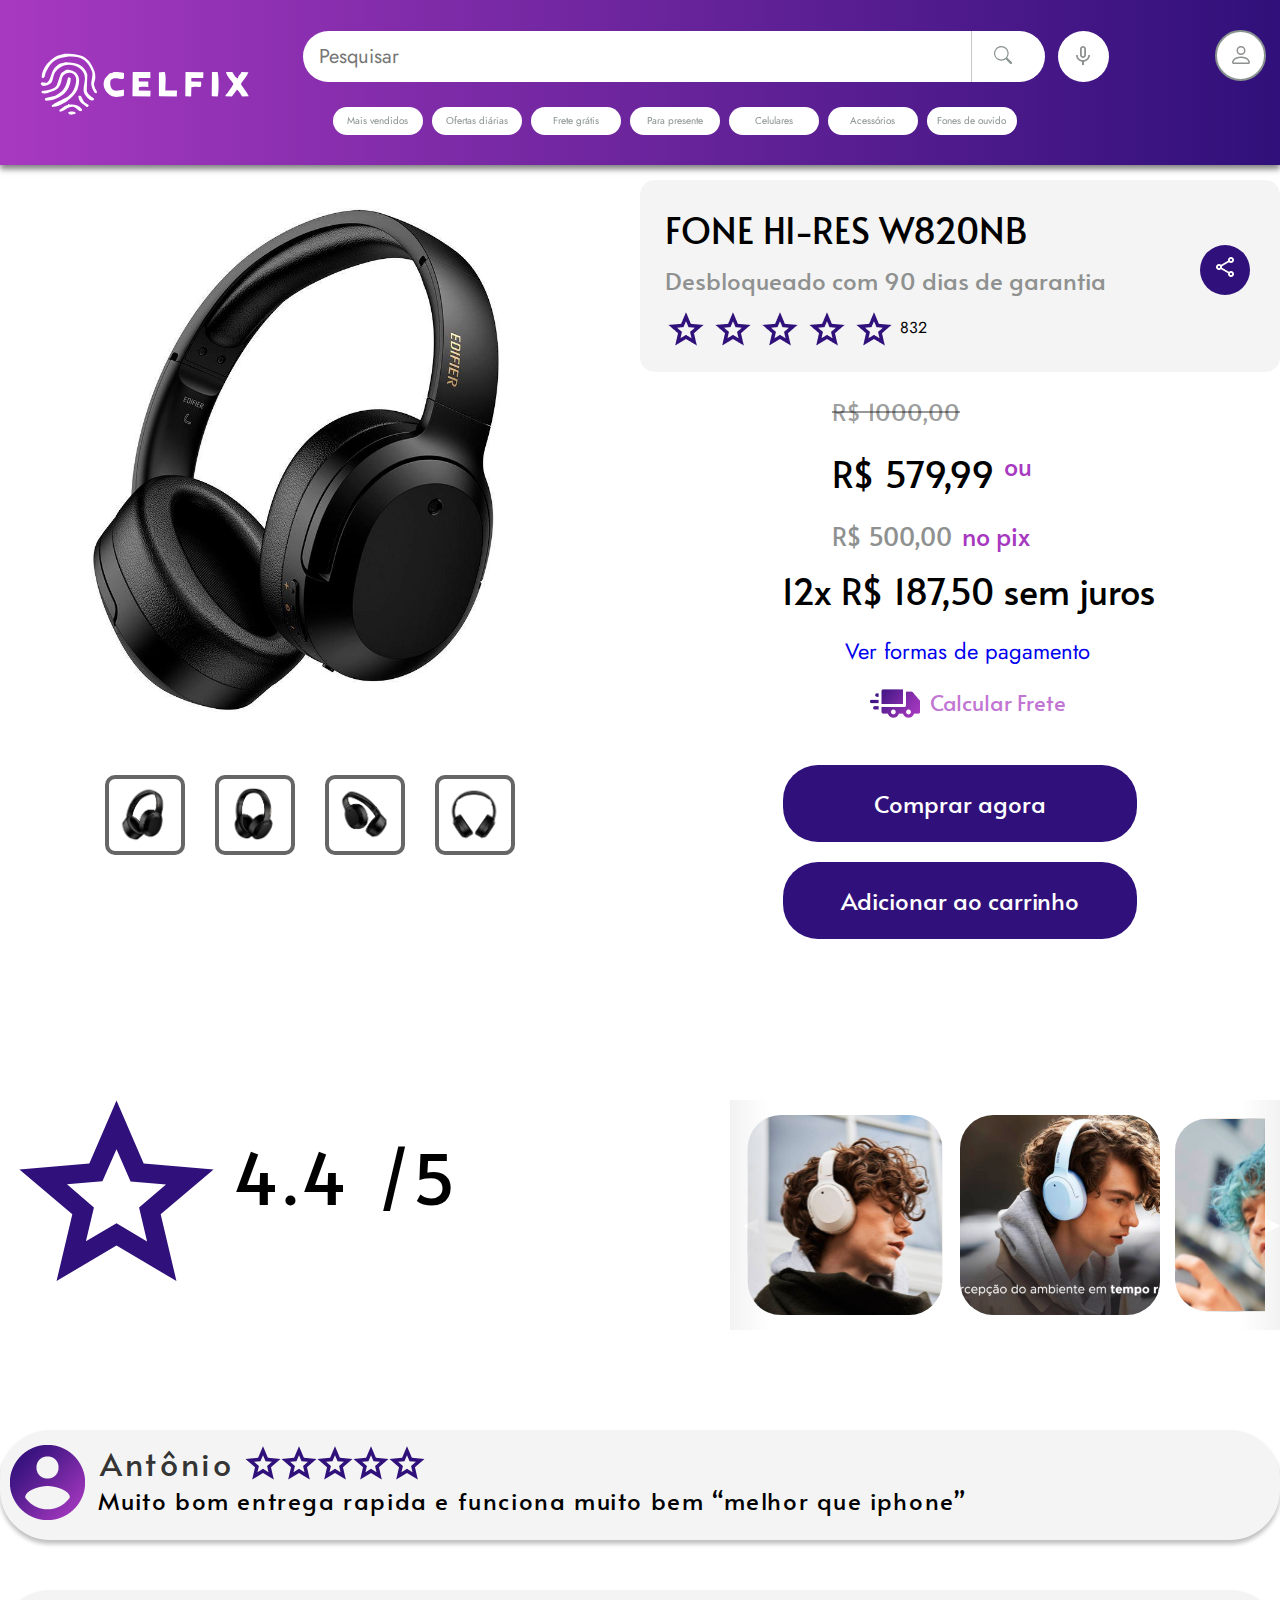
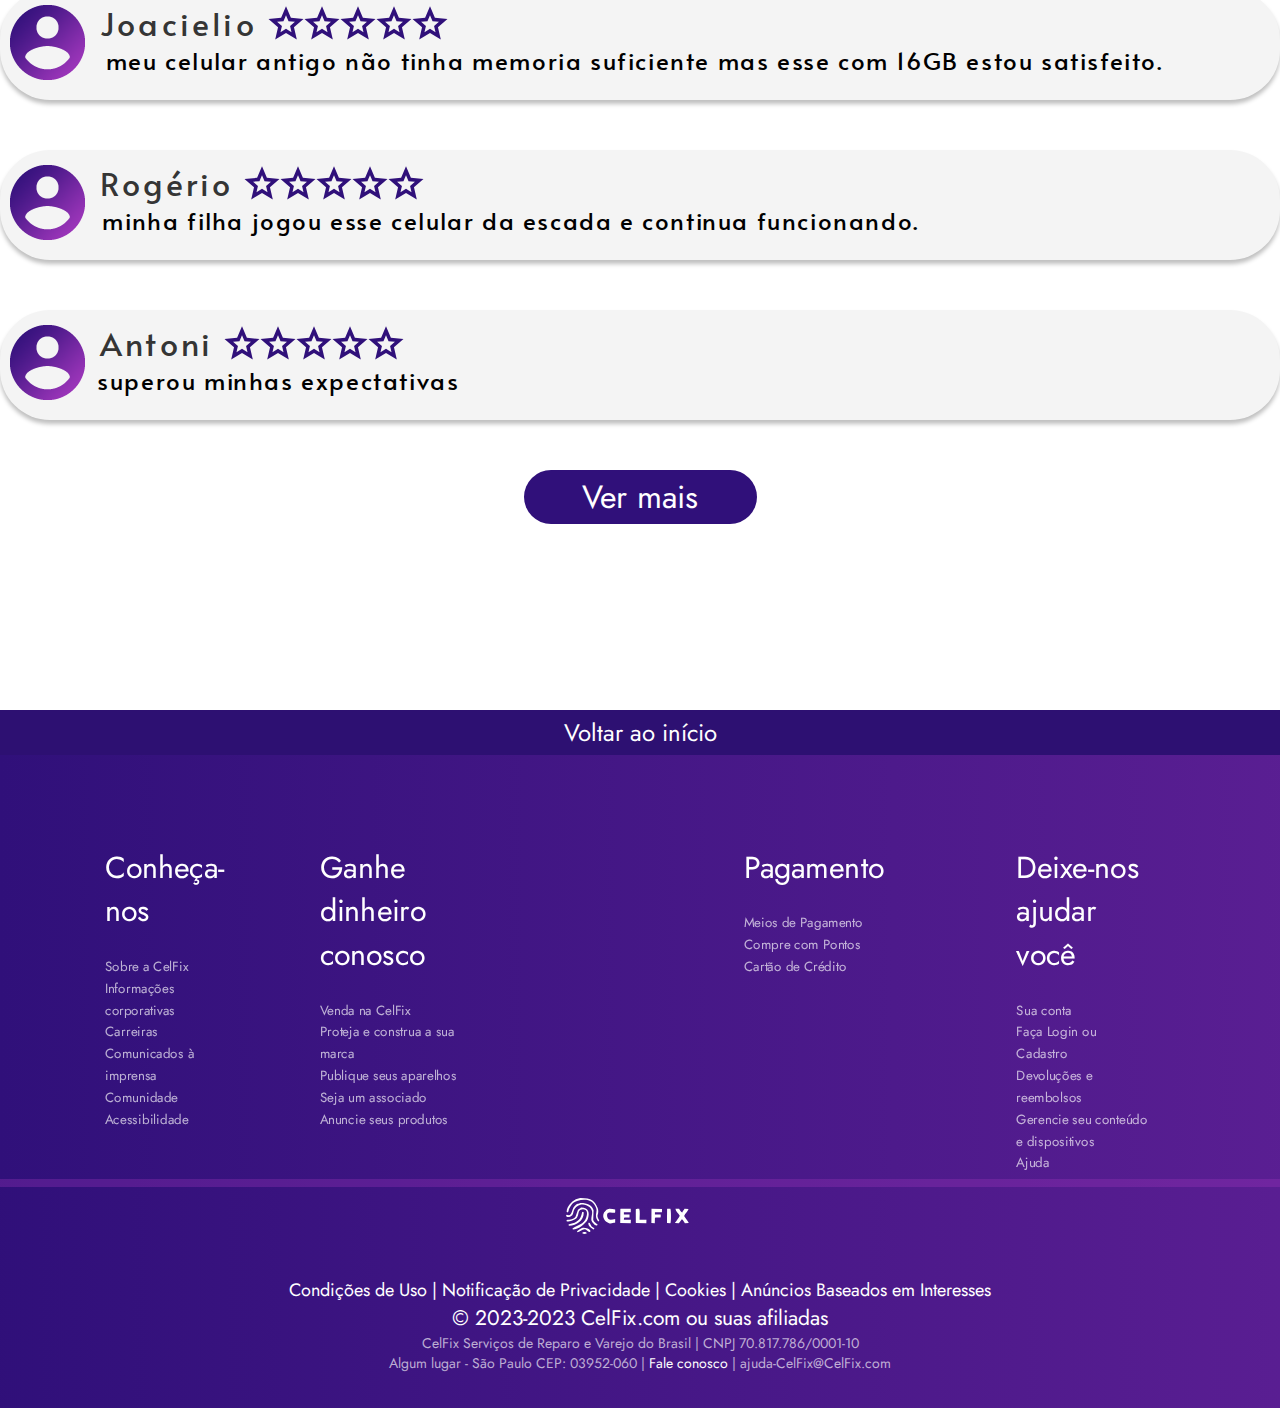
<file: Visão_do_produto - pagina2/Visao_produto.html>
<!DOCTYPE html>
<html lang="en">
<head>
    <meta charset="UTF-8">
    <meta name="viewport" content="width=device-width, initial-scale=1.0">
    <link rel="preconnect" href="https://fonts.googleapis.com">
    <link rel="preconnect" href="https://fonts.gstatic.com" crossorigin>
    <link href="https://fonts.googleapis.com/css2?family=Alata&family=Jost&display=swap" rel="stylesheet">
    <link rel="shortcut icon" href="Imagens/LogoGG.png">
    <link rel="stylesheet" href="Style.css">
    
    <title>FONE HI-RES W820NB</title>
</head>
<body>
    <header>
        <nav class="navbar">
            <a href="..\index.html" class="logo">
                <img src="Imagens/logo.svg" alt="Logo CelFix" title="Voltar para menu CelFix" class="logo1">
                <img src="Imagens/logoGG.svg" alt="Logo grande" title="Voltar para menu CelFix" class="logo2">
            </a>
            <ul class="nav-menu">  
                <li class="searchbar">
                <div class="search"><hr>
                    <input type="text" name="" placeholder="Pesquisar" class="search-box">
                </div>
                    <a class="searchbtn" href="#"><img src="Imagens/search.svg" alt="Pesquise" title="Pesquisar"><div class="searchbnt-a"></div></a>
                    <a class="microfone" href="#"><img src="Imagens/mic_none_black_24dp.svg" alt="Microfone" title="Pesquisar por voz"><div class="searchbnt-b"></div></a>
                </li>         
            <div class="nav-cat">
                <li class="nav-item"><a href="#" class="nav-link">Mais vendidos</a></li>
                <li class="nav-item"><a href="#" class="nav-link">Ofertas diárias</a></li>
                <li class="nav-item"><a href="#" class="nav-link">Frete grátis</a></li>
                <li class="nav-item"><a href="#" class="nav-link">Para presente</a></li>
                <li class="nav-item"><a href="#" class="nav-link">Celulares</a></li>
                <li class="nav-item"><a href="#" class="nav-link">Acessórios</a></li>
                <li class="nav-item"><a href="#" class="nav-link">Fones de ouvido</a></li>
            </div>
            </ul>
            <ul class="nav-list">
                <li><a href="..\Celfix perifl\index.html">Meu perfil</a></li>
                <li><a href="#">Sua Lista de desejos</a></li>
                <li><a href="#">Mapa</a></li>
                <li><a href="#">Dúvidas frequêntes</a></li>
                <li><a href="#">Suporte</a></li>
            </ul>
            <div class="menuhover" id="elemento-oculto">
                <a href="#" class="caixa"><img src="Imagens/box.svg" alt="pedidos" title="Meus pedidos"></a>
                <a href="#" class="sacola"><img src="Imagens/shopping-bag.svg" alt="sacola" title="Sacola de compras"></a>
            </div>
            <div class="menu-perfil" id="elemento-acionador" title="Menu">
                <a href="#" class="menu"><img src="Imagens/person.svg" alt="perfil"></a>
            </div>
        </nav>
        <script src="acionador.js"></script>
    </header>
    

    <main>

     <div class="esquerda">
        <div class="slider">
            <div class="slides">
                    <input type="radio" name="radio-btn" id="radio1">
                    <input type="radio" name="radio-btn" id="radio2">
                    <input type="radio" name="radio-btn" id="radio3">
                    <input type="radio" name="radio-btn" id="radio4">

                    <div class="slide first">
                        <img src="Imagens/fone1.jpg">
                    </div>
                    <div class="slide">
                        <img src="Imagens/fone2.jpg">
                    </div>
                    <div class="slide">
                        <img src="Imagens/fone3.jpg">
                    </div>
                    <div class="slide">
                        <img src="Imagens/fone4.jpg" >
                    </div>  
            </div>
            <div class="manual-navigation">
                <label for="radio1" class="manual-btn"><img src="Imagens/fone1.jpg"></label></label> 
                <label for="radio2" class="manual-btn"><img src="Imagens/fone2.jpg"></label>
                <label for="radio3" class="manual-btn"><img src="Imagens/fone3.jpg"></label>
                <label for="radio4" class="manual-btn"><img src="Imagens/fone4.jpg" ></label>
            </div>
        </div>
     </div>  
    


     <div class="direita">
         <div class="informaçoes">
             <span class="infor">FONE HI-RES W820NB</span>
             <span class="infor2">Desbloqueado com 90 dias de garantia</span>
        
             <div class="avaliacoes">
                 <img src="Imagens/star.png">
                 <img src="Imagens/star.png">
                 <img src="Imagens/star.png">
                 <img src="Imagens/star.png">
                 <img src="Imagens/star.png">
                 <span class="avalia">832</span>
             </div>
         </div>
     
         <div class="share">
             <a href="#" class="compar"><img src="Imagens/share.png"></a>
         </div>
      
         <div class="opcoes_pagamento1">
             <span class="inforpaga1">R$ 1000,00</span>
             <div class="juntos">
                 <span class="inforpaga2">R$ 579,99</span>
                 <span class="inforpaga3"id="e1">ou</span>
             </div>
             <div class="juntos">
                 <span class="inforpaga4">R$ 500,00</span>
                 <span class="inforpaga3"id="e2">no pix</span>
             </div>
         </div>
        
         <div class="opcoes_pagamento2">
             <span class="inforpaga2">12x R$ 187,50 sem juros</span>
             <span class="fpaga"><a href="#">Ver formas de pagamento</a></span>
             <div class="calcfrete">
                 <div class="juntos">
                     <img class="caminhão" src="Imagens/caminhão 1.png">
                     <a href="#"><span class="calcfret">Calcular Frete</span></a>
                 </div>
             </div>
         </div>

         <div class="compracelfix">
             <img src="Imagens/818911 1.png">
             <p class="cel">Compra e entraga feita por</p><p class="fix">CELFIX</p>
         </div>

         <div class="botao">
             <button class="b1">
                 <a href="#">
                     <span class="b2">Comprar agora</span>  <!--arrumar esses botoes não estao pegando-->
                 </a>
             </button>

             <button class="b1">
                 <span class="b2">Adicionar ao carrinho</span>
             </button>
         </div>
     </div>

     <div class="avaliac">
         <div class="estrelasgrandes">
             <img src="Imagens/star.svg">
             <div class="numeestre">
                <span>4.4 /5</span>
             </div>
         </div>

         <div class="carrosseldeimagens">
            <div class="container">
                <button class="arrow-left control" aria-label="Previous image">◀</button>
                <button class="arrow-right control" aria-label="Next Image">▶</button>
                <div class="gallery-wrapper">
                  <div class="gallery">
                    <img src="Imagens/fone1.svg" alt="Beach Image" class="item current-item">
                    <img src="Imagens/fonec2.svg" alt="Animal Image" class="item current-item">
                    <img src="Imagens/fonec3.svg" alt="Street Image" class="item current-item">
                    <img src="Imagens/fonec4.svg" alt="Zoo Image" class="item current-item">
                  </div>
                </div>
              </div>
         </div>

         <div class="text_ava">
             <div class="qava">
                 <div class="fotocliente">
                     <img src="Imagens/fotocliente.png">
                 </div>
                 <div class="alignju">
                     <div class="nomecliente">
                         <span>Antônio</span>
                     </div>
                     <div class="esava">
                         <img src="Imagens/avaliacao.svg">
                     </div>
                </div>
                 <div class="comentario">
                     <p class="c1">Muito bom entrega rapida e funciona muito bem “melhor que iphone”</p>
                 </div>
             </div>

             <div class="qava">
                 <div class="fotocliente">
                     <img src="Imagens/fotocliente.png">
                 </div>
                 <div class="alignju">
                     <div class="nomecliente">
                         <span>Joacielio</span>
                     </div>
                     <div class="esava">
                         <img src="Imagens/avaliacao.svg">
                     </div>
                 </div>
                 <div class="comentario">
                     <p class="c2">meu celular antigo não tinha memoria suficiente mas esse com 16GB estou satisfeito.</p>
                 </div>
            </div>

            <div class="qava">
                 <div class="fotocliente">
                     <img src="Imagens/fotocliente.png">
                 </div>
                 <div class="alignju">
                     <div class="nomecliente">
                         <span>Rogério</span>
                     </div>
                     <div class="esava">
                         <img src="Imagens/avaliacao.svg">
                     </div>
                 </div>
                <div class="comentario">
                    <p class="c3">minha filha jogou esse celular da escada e continua funcionando.</p>
                </div>
            </div>

            <div class="qava">
                 <div class="fotocliente">
                     <img src="Imagens/fotocliente.png">
                 </div>
                 <div class="alignju">
                     <div class="nomecliente">
                         <span>Antoni</span>
                     </div>
                     <div class="esava">
                         <img src="Imagens/avaliacao.svg">
                     </div>
                 </div>
                <div class="comentario">
                    <p class="c4">superou minhas expectativas</p>
                </div>
            </div>

            <div class="botaomais">
                 <button>
                     <a href="#"><span>Ver mais</span></a>    
                 </button>
            </div>
         </div>
     </div>
</main>

<footer>
    <div class="fundo">
        <div class="topicos">
            <div class="conheça">
                <p>Conheça-nos</p><br>
                <a href="#">Sobre a CelFix</a><br>
                <a href="#">Informações corporativas</a><br>
                <a href="#">Carreiras</a><br>
                <a href="#">Comunicados à imprensa</a><br>
                <a href="#">Comunidade</a><br>
                <a href="#">Acessibilidade</a>
            </div>
            <div class="ganhe">
                <p>Ganhe dinheiro conosco</p><br>
                <a href="#">Venda na CelFix</a><br>
                <a href="#">Proteja e construa a sua marca</a><br>
                <a href="#">Publique seus aparelhos</a><br>
                <a href="#">Seja um associado</a><br>
                <a href="#">Anuncie seus produtos</a>
            </div>
            <div class="pagamento">
                <p>Pagamento</p><br>
                <a href="#">Meios de Pagamento</a><br>
                <a href="#">Compre com Pontos</a><br>
                <a href="#">Cartão de Crédito</a>
            </div>
            <div class="deixe">
                <p>Deixe-nos ajudar você</p><br>
                <a href="../Celfix perifl/index.html">Sua conta</a><br>
                <a href="../Celfix login/index.html">Faça Login ou Cadastro</a><br>
                <a href="#">Devoluções e reembolsos</a><br>
                <a href="#">Gerencie seu conteúdo e dispositivos</a><br>
                <a href="#">Ajuda</a>
            </div>
        </div>
        <div class="voltar">
            <a id="scrollToTopButton">Voltar ao início</a>
        </div>
        <div class="fundo2">
            <img src="Imagens/logo.svg" alt="logo" class="logo3">
            <div class="coisas">
                <a href="#" class="condicoes">Condições de Uso |</a>
                <a href="#" class="condicoes"> Notificação de Privacidade |</a>
                <a href="#" class="condicoes"> Cookies |</a>
                <a href="#" class="condicoes"> Anúncios Baseados em Interesses</a>
                <p class="afiliadas">© 2023-2023 CelFix.com ou suas afiliadas</p>
                <p class="servicos">
                    CelFix Serviços de Reparo e Varejo do Brasil | CNPJ 70.817.786/0001-10 <br>
                    Algum lugar - São Paulo CEP: 03952-060 | <a href="#" class="fale">Fale conosco</a> | ajuda-CelFix@CelFix.com
                </p>
            </div>
        </div>
    </div>
</footer>

        
     
    
    
</body>
</html>
</file>
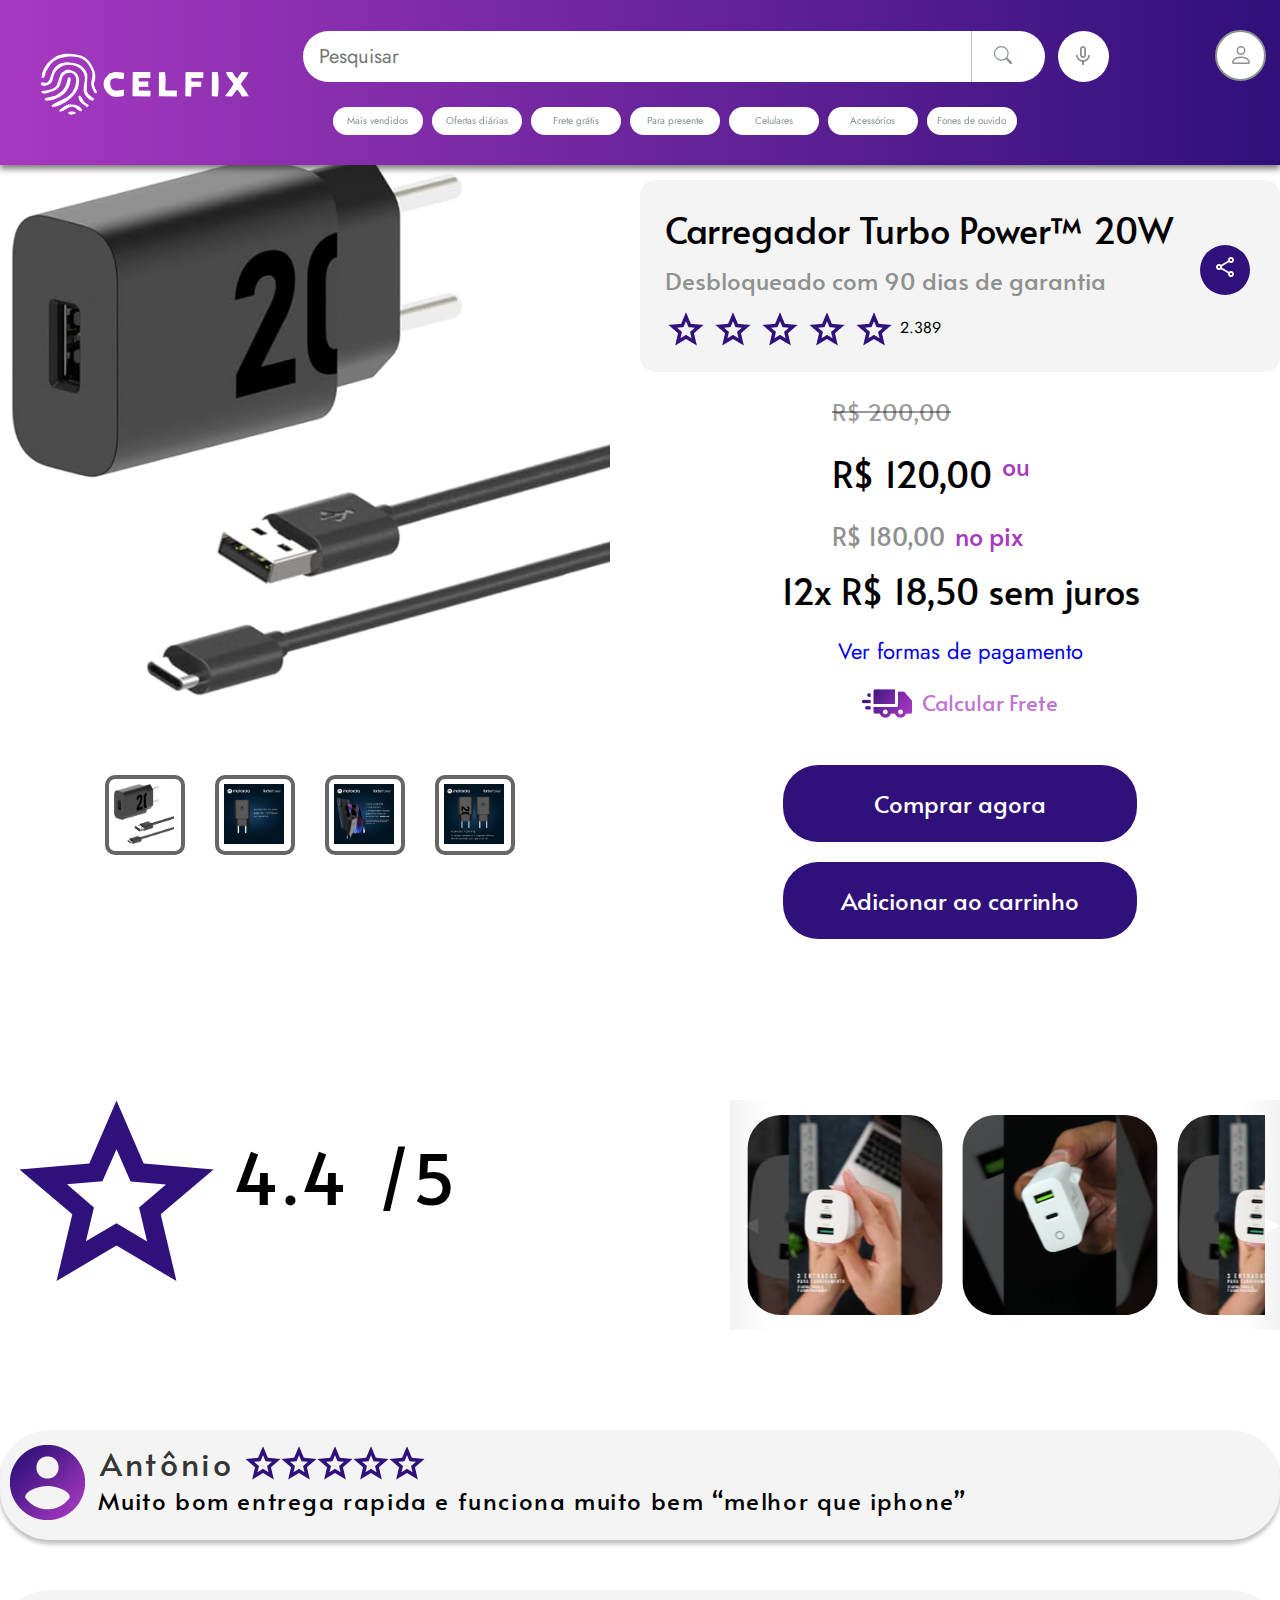
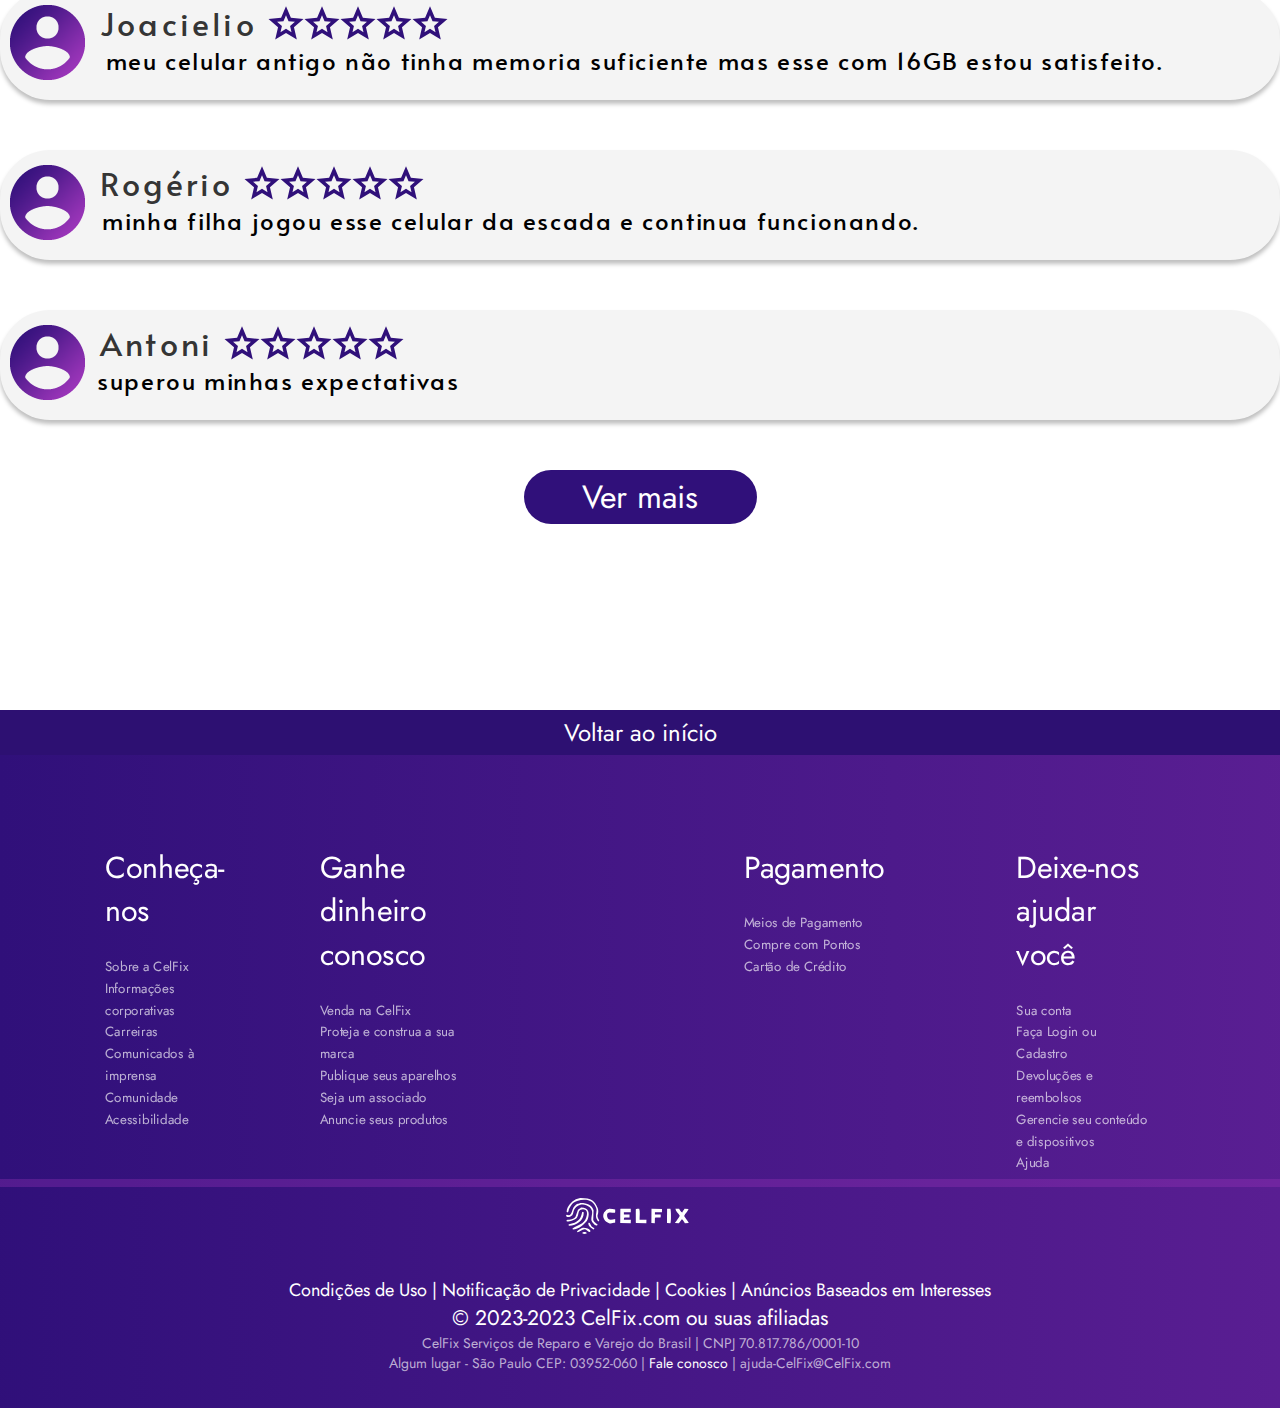
<file: Visão_do_produto - pagina3/Visao_produto.html>
<!DOCTYPE html>
<html lang="en">
<head>
    <meta charset="UTF-8">
    <meta name="viewport" content="width=device-width, initial-scale=1.0">
    <link rel="preconnect" href="https://fonts.googleapis.com">
    <link rel="preconnect" href="https://fonts.gstatic.com" crossorigin>
    <link href="https://fonts.googleapis.com/css2?family=Alata&family=Jost&display=swap" rel="stylesheet">
    <link rel="shortcut icon" href="Imagens/LogoGG.png">
    <link rel="stylesheet" href="Style.css">
    
    <title>Carregador Turbo Power™ 20W</title>
</head>
<body>
    <header>
        <nav class="navbar">
            <a href="..\index.html" class="logo">
                <img src="Imagens/logo.svg" alt="Logo CelFix" title="Voltar para menu CelFix" class="logo1">
                <img src="Imagens/logoGG.svg" alt="Logo grande" title="Voltar para menu CelFix" class="logo2">
            </a>
            <ul class="nav-menu">  
                <li class="searchbar">
                <div class="search"><hr>
                    <input type="text" name="" placeholder="Pesquisar" class="search-box">
                </div>
                    <a class="searchbtn" href="#"><img src="Imagens/search.svg" alt="Pesquise" title="Pesquisar"><div class="searchbnt-a"></div></a>
                    <a class="microfone" href="#"><img src="Imagens/mic_none_black_24dp.svg" alt="Microfone" title="Pesquisar por voz"><div class="searchbnt-b"></div></a>
                </li>         
            <div class="nav-cat">
                <li class="nav-item"><a href="#" class="nav-link">Mais vendidos</a></li>
                <li class="nav-item"><a href="#" class="nav-link">Ofertas diárias</a></li>
                <li class="nav-item"><a href="#" class="nav-link">Frete grátis</a></li>
                <li class="nav-item"><a href="#" class="nav-link">Para presente</a></li>
                <li class="nav-item"><a href="#" class="nav-link">Celulares</a></li>
                <li class="nav-item"><a href="#" class="nav-link">Acessórios</a></li>
                <li class="nav-item"><a href="#" class="nav-link">Fones de ouvido</a></li>
            </div>
            </ul>
            <ul class="nav-list">
                <li><a href="..\Celfix perifl\index.html">Meu perfil</a></li>
                <li><a href="#">Sua Lista de desejos</a></li>
                <li><a href="#">Mapa</a></li>
                <li><a href="#">Dúvidas frequêntes</a></li>
                <li><a href="#">Suporte</a></li>
            </ul>
            <div class="menuhover" id="elemento-oculto">
                <a href="#" class="caixa"><img src="Imagens/box.svg" alt="pedidos" title="Meus pedidos"></a>
                <a href="#" class="sacola"><img src="Imagens/shopping-bag.svg" alt="sacola" title="Sacola de compras"></a>
            </div>
            <div class="menu-perfil" id="elemento-acionador" title="Menu">
                <a href="#" class="menu"><img src="Imagens/person.svg" alt="perfil"></a>
            </div>
        </nav>
        <script src="acionador.js"></script>
    </header>
    

    <main>

     <div class="esquerda">
        <div class="slider">
            <div class="slides">
                    <input type="radio" name="radio-btn" id="radio1">
                    <input type="radio" name="radio-btn" id="radio2">
                    <input type="radio" name="radio-btn" id="radio3">
                    <input type="radio" name="radio-btn" id="radio4">

                    <div class="slide first">
                        <img src="Imagens/carregador1.jpg">
                    </div>
                    <div class="slide">
                        <img src="Imagens/carregador2.jpg">
                    </div>
                    <div class="slide">
                        <img src="Imagens/carregador3.jpg">
                    </div>
                    <div class="slide">
                        <img src="Imagens/carregador4.jpg" >
                    </div>  
            </div>
            <div class="manual-navigation">
                <label for="radio1" class="manual-btn"><img src="Imagens/carregador1.jpg"></label></label> 
                <label for="radio2" class="manual-btn"><img src="Imagens/carregador2.jpg"></label>
                <label for="radio3" class="manual-btn"><img src="Imagens/carregador3.jpg"></label>
                <label for="radio4" class="manual-btn"><img src="Imagens/carregador4.jpg" ></label>
            </div>
        </div>
     </div>  
    


     <div class="direita">
         <div class="informaçoes">
             <span class="infor">Carregador Turbo Power™ 20W</span>
             <span class="infor2">Desbloqueado com 90 dias de garantia</span>
        
             <div class="avaliacoes">
                 <img src="Imagens/star.png">
                 <img src="Imagens/star.png">
                 <img src="Imagens/star.png">
                 <img src="Imagens/star.png">
                 <img src="Imagens/star.png">
                 <span class="avalia">2.389</span>
             </div>
         </div>
     
         <div class="share">
             <a href="#" class="compar"><img src="Imagens/share.png"></a>
         </div>
      
         <div class="opcoes_pagamento1">
             <span class="inforpaga1">R$ 200,00</span>
             <div class="juntos">
                 <span class="inforpaga2">R$ 120,00</span>
                 <span class="inforpaga3"id="e1">ou</span>
             </div>
             <div class="juntos">
                 <span class="inforpaga4">R$ 180,00</span>
                 <span class="inforpaga3"id="e2">no pix</span>
             </div>
         </div>
        
         <div class="opcoes_pagamento2">
             <span class="inforpaga2">12x R$ 18,50 sem juros</span>
             <span class="fpaga"><a href="#">Ver formas de pagamento</a></span>
             <div class="calcfrete">
                 <div class="juntos">
                     <img class="caminhão" src="Imagens/caminhão 1.png">
                     <a href="#"><span class="calcfret">Calcular Frete</span></a>
                 </div>
             </div>
         </div>

         <div class="compracelfix">
             <img src="Imagens/818911 1.png">
             <p class="cel">Compra e entraga feita por</p><p class="fix">CELFIX</p>
         </div>

         <div class="botao">
             <button class="b1">
                 <a href="#">
                     <span class="b2">Comprar agora</span>  <!--arrumar esses botoes não estao pegando-->
                 </a>
             </button>

             <button class="b1">
                 <span class="b2">Adicionar ao carrinho</span>
             </button>
         </div>
     </div>

     <div class="avaliac">
         <div class="estrelasgrandes">
             <img src="Imagens/star.svg">
             <div class="numeestre">
                <span>4.4 /5</span>
             </div>
         </div>

         <div class="carrosseldeimagens">
            <div class="container">
                <button class="arrow-left control" aria-label="Previous image">◀</button>
                <button class="arrow-right control" aria-label="Next Image">▶</button>
                <div class="gallery-wrapper">
                  <div class="gallery">
                    <img src="Imagens/ca1.svg" alt="Beach Image" class="item current-item">
                    <img src="Imagens/ca2.svg" alt="Animal Image" class="item current-item">
                    <img src="Imagens/ca1.svg" alt="Street Image" class="item current-item">
                    <img src="Imagens/ca2.svg" alt="Zoo Image" class="item current-item">
                  </div>
                </div>
              </div>
         </div>

         <div class="text_ava">
             <div class="qava">
                 <div class="fotocliente">
                     <img src="Imagens/fotocliente.png">
                 </div>
                 <div class="alignju">
                     <div class="nomecliente">
                         <span>Antônio</span>
                     </div>
                     <div class="esava">
                         <img src="Imagens/avaliacao.svg">
                     </div>
                </div>
                 <div class="comentario">
                     <p class="c1">Muito bom entrega rapida e funciona muito bem “melhor que iphone”</p>
                 </div>
             </div>

             <div class="qava">
                 <div class="fotocliente">
                     <img src="Imagens/fotocliente.png">
                 </div>
                 <div class="alignju">
                     <div class="nomecliente">
                         <span>Joacielio</span>
                     </div>
                     <div class="esava">
                         <img src="Imagens/avaliacao.svg">
                     </div>
                 </div>
                 <div class="comentario">
                     <p class="c2">meu celular antigo não tinha memoria suficiente mas esse com 16GB estou satisfeito.</p>
                 </div>
            </div>

            <div class="qava">
                 <div class="fotocliente">
                     <img src="Imagens/fotocliente.png">
                 </div>
                 <div class="alignju">
                     <div class="nomecliente">
                         <span>Rogério</span>
                     </div>
                     <div class="esava">
                         <img src="Imagens/avaliacao.svg">
                     </div>
                 </div>
                <div class="comentario">
                    <p class="c3">minha filha jogou esse celular da escada e continua funcionando.</p>
                </div>
            </div>

            <div class="qava">
                 <div class="fotocliente">
                     <img src="Imagens/fotocliente.png">
                 </div>
                 <div class="alignju">
                     <div class="nomecliente">
                         <span>Antoni</span>
                     </div>
                     <div class="esava">
                         <img src="Imagens/avaliacao.svg">
                     </div>
                 </div>
                <div class="comentario">
                    <p class="c4">superou minhas expectativas</p>
                </div>
            </div>

            <div class="botaomais">
                 <button>
                     <a href="#"><span>Ver mais</span></a>    
                 </button>
            </div>
         </div>
     </div>
</main>

<footer>
    <div class="fundo">
        <div class="topicos">
            <div class="conheça">
                <p>Conheça-nos</p><br>
                <a href="#">Sobre a CelFix</a><br>
                <a href="#">Informações corporativas</a><br>
                <a href="#">Carreiras</a><br>
                <a href="#">Comunicados à imprensa</a><br>
                <a href="#">Comunidade</a><br>
                <a href="#">Acessibilidade</a>
            </div>
            <div class="ganhe">
                <p>Ganhe dinheiro conosco</p><br>
                <a href="#">Venda na CelFix</a><br>
                <a href="#">Proteja e construa a sua marca</a><br>
                <a href="#">Publique seus aparelhos</a><br>
                <a href="#">Seja um associado</a><br>
                <a href="#">Anuncie seus produtos</a>
            </div>
            <div class="pagamento">
                <p>Pagamento</p><br>
                <a href="#">Meios de Pagamento</a><br>
                <a href="#">Compre com Pontos</a><br>
                <a href="#">Cartão de Crédito</a>
            </div>
            <div class="deixe">
                <p>Deixe-nos ajudar você</p><br>
                <a href="../Celfix perifl/index.html">Sua conta</a><br>
                <a href="../Celfix login/index.html">Faça Login ou Cadastro</a><br>
                <a href="#">Devoluções e reembolsos</a><br>
                <a href="#">Gerencie seu conteúdo e dispositivos</a><br>
                <a href="#">Ajuda</a>
            </div>
        </div>
        <div class="voltar">
            <a id="scrollToTopButton">Voltar ao início</a>
        </div>
        <div class="fundo2">
            <img src="Imagens/logo.svg" alt="logo" class="logo3">
            <div class="coisas">
                <a href="#" class="condicoes">Condições de Uso |</a>
                <a href="#" class="condicoes"> Notificação de Privacidade |</a>
                <a href="#" class="condicoes"> Cookies |</a>
                <a href="#" class="condicoes"> Anúncios Baseados em Interesses</a>
                <p class="afiliadas">© 2023-2023 CelFix.com ou suas afiliadas</p>
                <p class="servicos">
                    CelFix Serviços de Reparo e Varejo do Brasil | CNPJ 70.817.786/0001-10 <br>
                    Algum lugar - São Paulo CEP: 03952-060 | <a href="#" class="fale">Fale conosco</a> | ajuda-CelFix@CelFix.com
                </p>
            </div>
        </div>
    </div>
</footer>

        
     
    
    
</body>
</html>
</file>
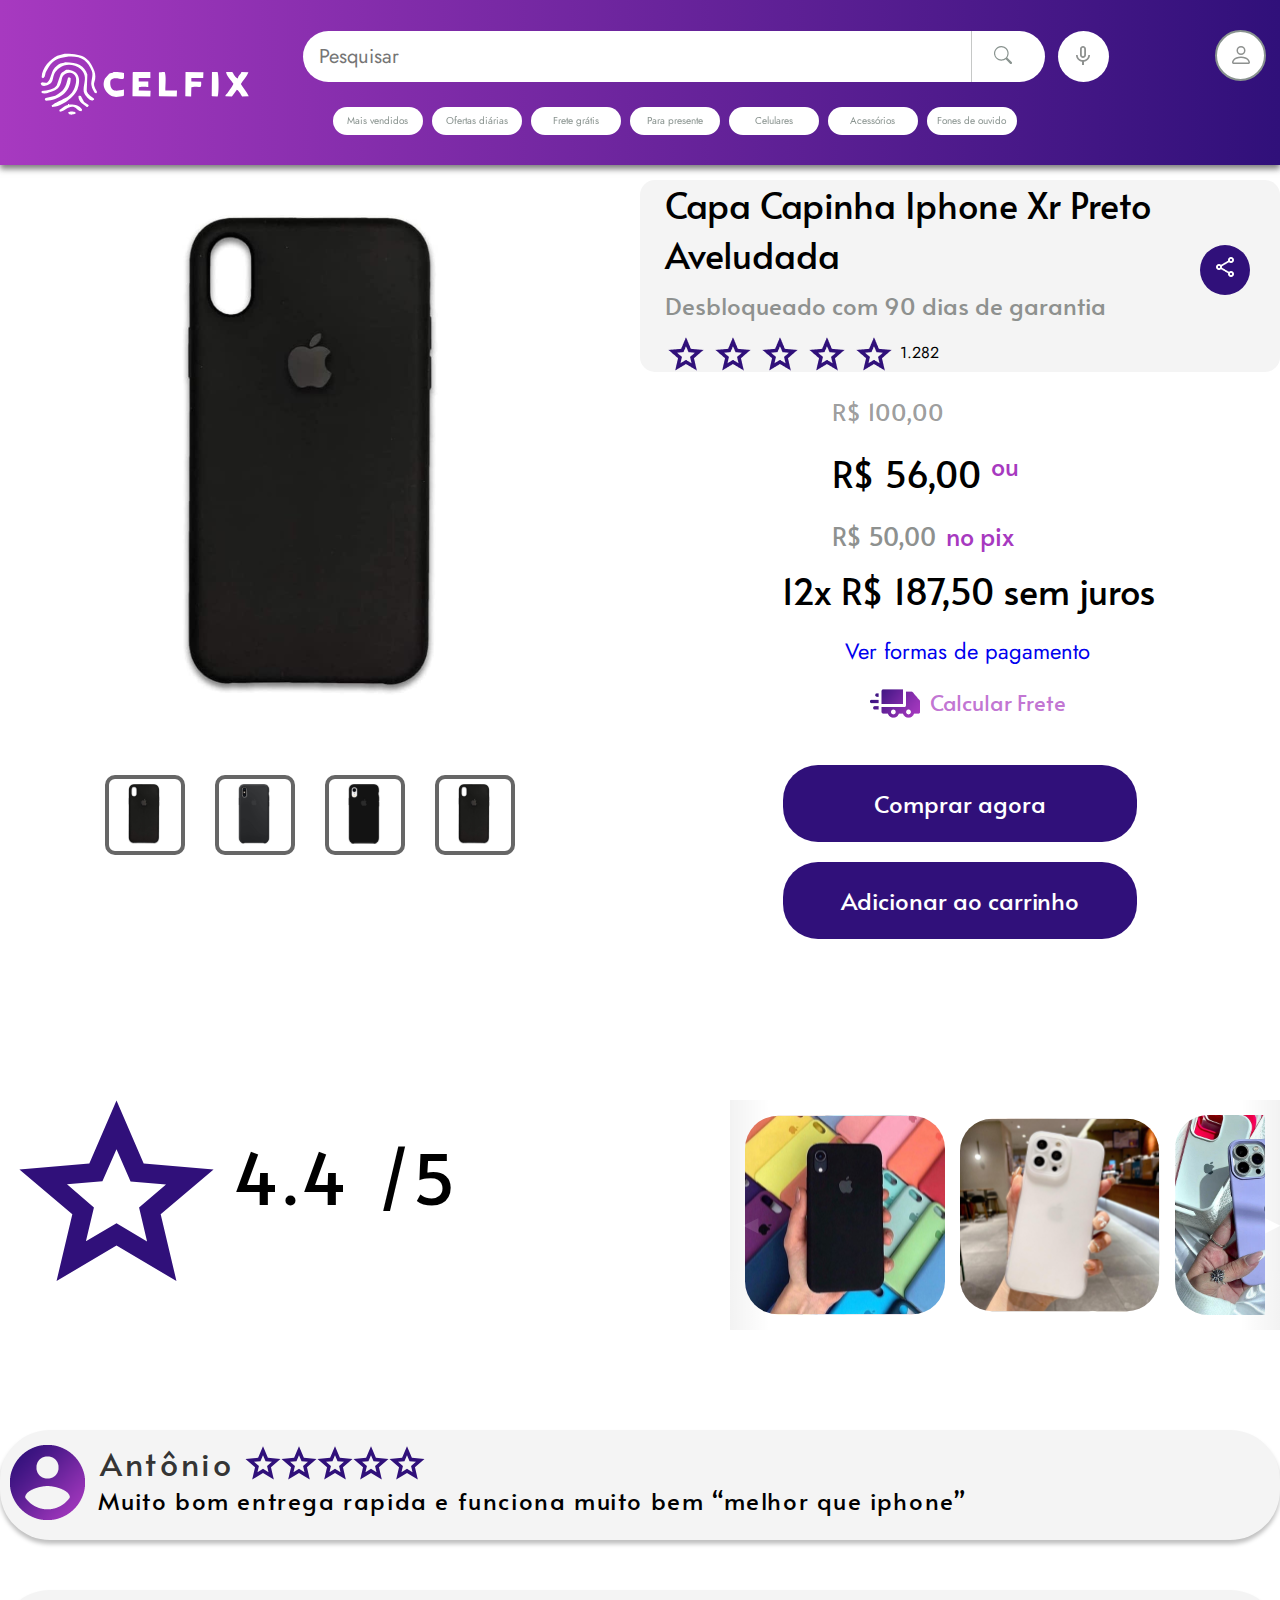
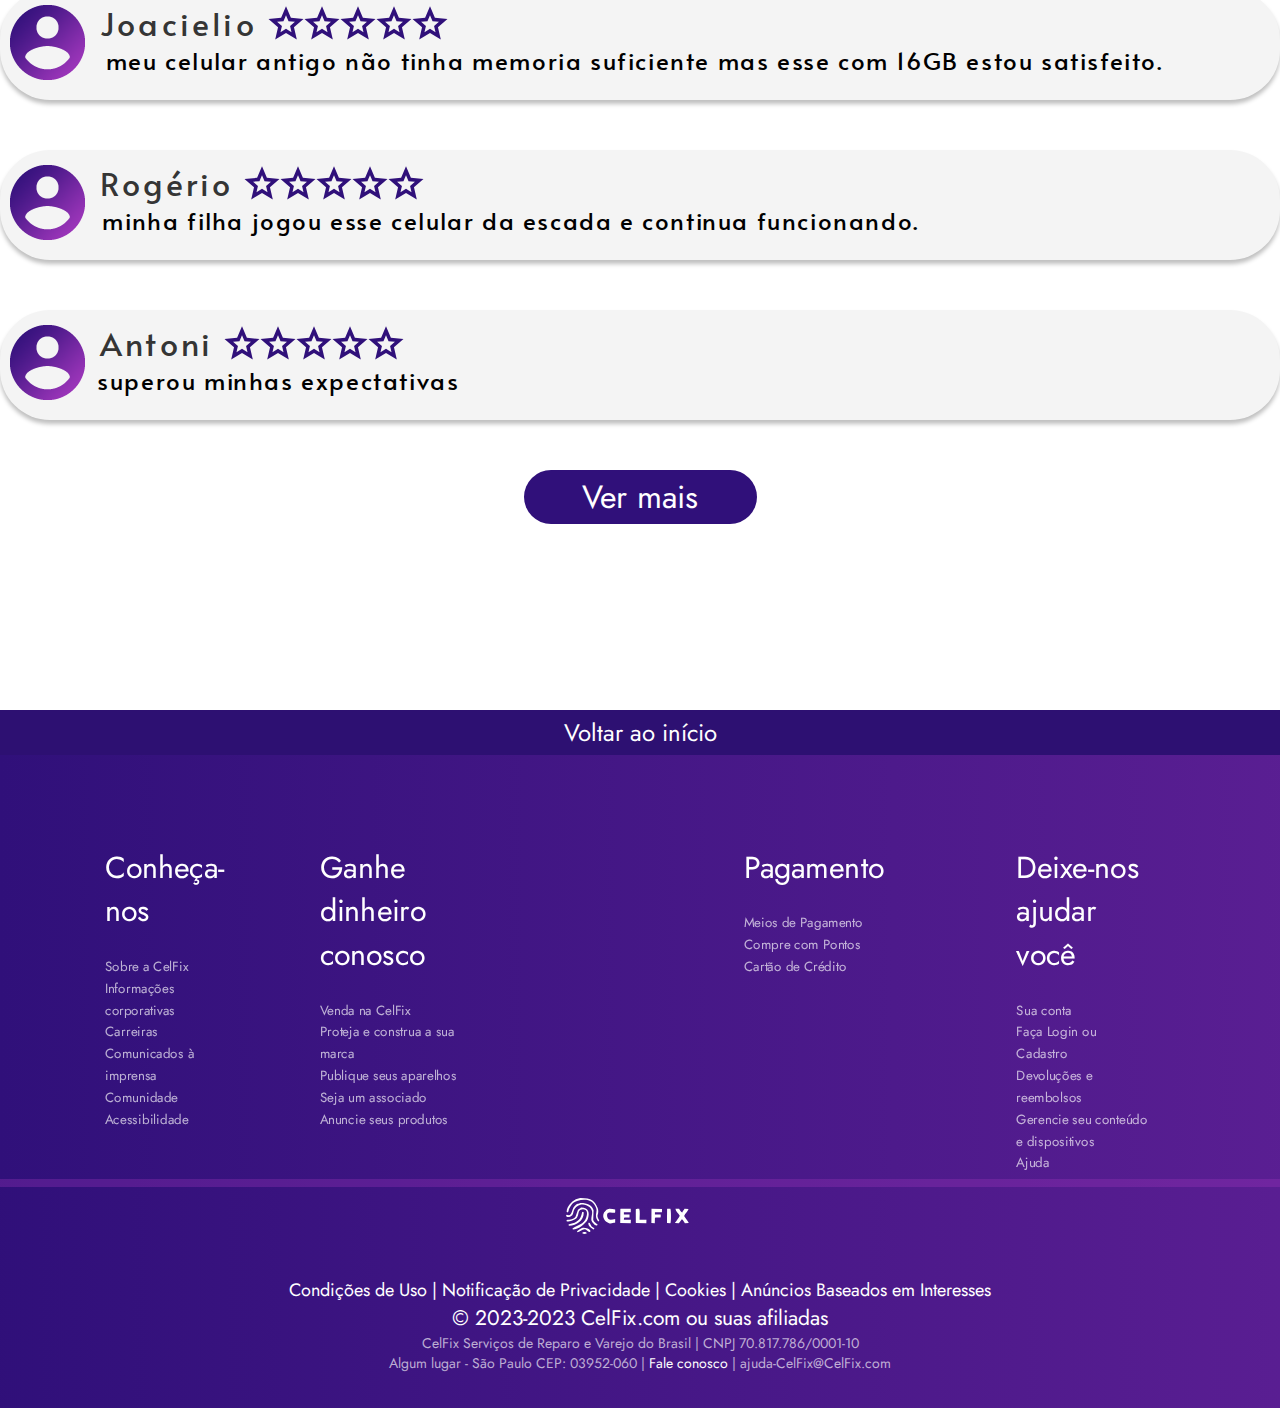
<file: Visão_do_produto - pagina4/Visao_produto.html>
<!DOCTYPE html>
<html lang="en">
<head>
    <meta charset="UTF-8">
    <meta name="viewport" content="width=device-width, initial-scale=1.0">
    <link rel="preconnect" href="https://fonts.googleapis.com">
    <link rel="preconnect" href="https://fonts.gstatic.com" crossorigin>
    <link href="https://fonts.googleapis.com/css2?family=Alata&family=Jost&display=swap" rel="stylesheet">
    <link rel="shortcut icon" href="Imagens/LogoGG.png">
    <link rel="stylesheet" href="Style.css">
    
    <title>Capa Capinha Iphone Xr Preto Aveludada</title>
</head>
<body>
    <header>
        <nav class="navbar">
            <a href="..\index.html" class="logo">
                <img src="Imagens/logo.svg" alt="Logo CelFix" title="Voltar para menu CelFix" class="logo1">
                <img src="Imagens/logoGG.svg" alt="Logo grande" title="Voltar para menu CelFix" class="logo2">
            </a>
            <ul class="nav-menu">  
                <li class="searchbar">
                <div class="search"><hr>
                    <input type="text" name="" placeholder="Pesquisar" class="search-box">
                </div>
                    <a class="searchbtn" href="#"><img src="Imagens/search.svg" alt="Pesquise" title="Pesquisar"><div class="searchbnt-a"></div></a>
                    <a class="microfone" href="#"><img src="Imagens/mic_none_black_24dp.svg" alt="Microfone" title="Pesquisar por voz"><div class="searchbnt-b"></div></a>
                </li>         
            <div class="nav-cat">
                <li class="nav-item"><a href="#" class="nav-link">Mais vendidos</a></li>
                <li class="nav-item"><a href="#" class="nav-link">Ofertas diárias</a></li>
                <li class="nav-item"><a href="#" class="nav-link">Frete grátis</a></li>
                <li class="nav-item"><a href="#" class="nav-link">Para presente</a></li>
                <li class="nav-item"><a href="#" class="nav-link">Celulares</a></li>
                <li class="nav-item"><a href="#" class="nav-link">Acessórios</a></li>
                <li class="nav-item"><a href="#" class="nav-link">Fones de ouvido</a></li>
            </div>
            </ul>
            <ul class="nav-list">
                <li><a href="..\Celfix perifl\index.html">Meu perfil</a></li>
                <li><a href="#">Sua Lista de desejos</a></li>
                <li><a href="#">Mapa</a></li>
                <li><a href="#">Dúvidas frequêntes</a></li>
                <li><a href="#">Suporte</a></li>
            </ul>
            <div class="menuhover" id="elemento-oculto">
                <a href="#" class="caixa"><img src="Imagens/box.svg" alt="pedidos" title="Meus pedidos"></a>
                <a href="#" class="sacola"><img src="Imagens/shopping-bag.svg" alt="sacola" title="Sacola de compras"></a>
            </div>
            <div class="menu-perfil" id="elemento-acionador" title="Menu">
                <a href="#" class="menu"><img src="Imagens/person.svg" alt="perfil"></a>
            </div>
        </nav>
        <script src="acionador.js"></script>
    </header>
    

    <main>

     <div class="esquerda">
        <div class="slider">
            <div class="slides">
                    <input type="radio" name="radio-btn" id="radio1">
                    <input type="radio" name="radio-btn" id="radio2">
                    <input type="radio" name="radio-btn" id="radio3">
                    <input type="radio" name="radio-btn" id="radio4">

                    <div class="slide first">
                        <img src="Imagens/cel2.svg" style="transform: scale(0.8);">
                    </div>
                    <div class="slide">
                        <img src="Imagens/cel.svg" style="transform: scale(0.8);">
                    </div>
                    <div class="slide">
                        <img src="Imagens/cel3.svg" style="transform: scale(0.8);">
                    </div>
                    <div class="slide">
                        <img src="Imagens/cel2.svg" style="transform: scale(0.8);">
                    </div>  
            </div>
            <div class="manual-navigation">
                <label for="radio1" class="manual-btn"><img src="Imagens/cel2.svg"></label></label> 
                <label for="radio2" class="manual-btn"><img src="Imagens/cel.svg"></label>
                <label for="radio3" class="manual-btn"><img src="Imagens/cel3.svg"></label>
                <label for="radio4" class="manual-btn"><img src="Imagens/cel2.svg" ></label>
            </div>
        </div>
     </div>  
    


     <div class="direita">
         <div class="informaçoes">
             <span class="infor">Capa Capinha Iphone Xr Preto Aveludada</span>
             <span class="infor2">Desbloqueado com 90 dias de garantia</span>
        
             <div class="avaliacoes">
                 <img src="Imagens/star.png">
                 <img src="Imagens/star.png">
                 <img src="Imagens/star.png">
                 <img src="Imagens/star.png">
                 <img src="Imagens/star.png">
                 <span class="avalia">1.282</span>
             </div>
         </div>
     
         <div class="share">
             <a href="#" class="compar"><img src="Imagens/share.png"></a>
         </div>
      
         <div class="opcoes_pagamento1">
             <span class="inforpaga1">R$ 100,00</span>
             <div class="juntos">
                 <span class="inforpaga2">R$ 56,00</span>
                 <span class="inforpaga3"id="e1">ou</span>
             </div>
             <div class="juntos">
                 <span class="inforpaga4">R$ 50,00</span>
                 <span class="inforpaga3"id="e2">no pix</span>
             </div>
         </div>
        
         <div class="opcoes_pagamento2">
             <span class="inforpaga2">12x R$ 187,50 sem juros</span>
             <span class="fpaga"><a href="#">Ver formas de pagamento</a></span>
             <div class="calcfrete">
                 <div class="juntos">
                     <img class="caminhão" src="Imagens/caminhão 1.png">
                     <a href="#"><span class="calcfret">Calcular Frete</span></a>
                 </div>
             </div>
         </div>

         <div class="compracelfix">
             <img src="Imagens/818911 1.png">
             <p class="cel">Compra e entraga feita por</p><p class="fix">CELFIX</p>
         </div>

         <div class="botao">
             <button class="b1">
                 <a href="#">
                     <span class="b2">Comprar agora</span>  <!--arrumar esses botoes não estao pegando-->
                 </a>
             </button>

             <button class="b1">
                 <span class="b2">Adicionar ao carrinho</span>
             </button>
         </div>
     </div>

     <div class="avaliac">
         <div class="estrelasgrandes">
             <img src="Imagens/star.svg">
             <div class="numeestre">
                <span>4.4 /5</span>
             </div>
         </div>

         <div class="carrosseldeimagens">
            <div class="container">
                <button class="arrow-left control" aria-label="Previous image">◀</button>
                <button class="arrow-right control" aria-label="Next Image">▶</button>
                <div class="gallery-wrapper">
                  <div class="gallery">
                    <img src="Imagens/capi1.svg" alt="Beach Image" class="item current-item">
                    <img src="Imagens/capi2.svg" alt="Animal Image" class="item current-item">
                    <img src="Imagens/capi3.svg" alt="Street Image" class="item current-item">
                    <img src="Imagens/capi4.svg" alt="Zoo Image" class="item current-item">
                  </div>
                </div>
              </div>
         </div>

         <div class="text_ava">
             <div class="qava">
                 <div class="fotocliente">
                     <img src="Imagens/fotocliente.png">
                 </div>
                 <div class="alignju">
                     <div class="nomecliente">
                         <span>Antônio</span>
                     </div>
                     <div class="esava">
                         <img src="Imagens/avaliacao.svg">
                     </div>
                </div>
                 <div class="comentario">
                     <p class="c1">Muito bom entrega rapida e funciona muito bem “melhor que iphone”</p>
                 </div>
             </div>

             <div class="qava">
                 <div class="fotocliente">
                     <img src="Imagens/fotocliente.png">
                 </div>
                 <div class="alignju">
                     <div class="nomecliente">
                         <span>Joacielio</span>
                     </div>
                     <div class="esava">
                         <img src="Imagens/avaliacao.svg">
                     </div>
                 </div>
                 <div class="comentario">
                     <p class="c2">meu celular antigo não tinha memoria suficiente mas esse com 16GB estou satisfeito.</p>
                 </div>
            </div>

            <div class="qava">
                 <div class="fotocliente">
                     <img src="Imagens/fotocliente.png">
                 </div>
                 <div class="alignju">
                     <div class="nomecliente">
                         <span>Rogério</span>
                     </div>
                     <div class="esava">
                         <img src="Imagens/avaliacao.svg">
                     </div>
                 </div>
                <div class="comentario">
                    <p class="c3">minha filha jogou esse celular da escada e continua funcionando.</p>
                </div>
            </div>

            <div class="qava">
                 <div class="fotocliente">
                     <img src="Imagens/fotocliente.png">
                 </div>
                 <div class="alignju">
                     <div class="nomecliente">
                         <span>Antoni</span>
                     </div>
                     <div class="esava">
                         <img src="Imagens/avaliacao.svg">
                     </div>
                 </div>
                <div class="comentario">
                    <p class="c4">superou minhas expectativas</p>
                </div>
            </div>

            <div class="botaomais">
                 <button>
                     <a href="#"><span>Ver mais</span></a>    
                 </button>
            </div>
         </div>
     </div>
</main>

<footer>
    <div class="fundo">
        <div class="topicos">
            <div class="conheça">
                <p>Conheça-nos</p><br>
                <a href="#">Sobre a CelFix</a><br>
                <a href="#">Informações corporativas</a><br>
                <a href="#">Carreiras</a><br>
                <a href="#">Comunicados à imprensa</a><br>
                <a href="#">Comunidade</a><br>
                <a href="#">Acessibilidade</a>
            </div>
            <div class="ganhe">
                <p>Ganhe dinheiro conosco</p><br>
                <a href="#">Venda na CelFix</a><br>
                <a href="#">Proteja e construa a sua marca</a><br>
                <a href="#">Publique seus aparelhos</a><br>
                <a href="#">Seja um associado</a><br>
                <a href="#">Anuncie seus produtos</a>
            </div>
            <div class="pagamento">
                <p>Pagamento</p><br>
                <a href="#">Meios de Pagamento</a><br>
                <a href="#">Compre com Pontos</a><br>
                <a href="#">Cartão de Crédito</a>
            </div>
            <div class="deixe">
                <p>Deixe-nos ajudar você</p><br>
                <a href="../Celfix perifl/index.html">Sua conta</a><br>
                <a href="../Celfix login/index.html">Faça Login ou Cadastro</a><br>
                <a href="#">Devoluções e reembolsos</a><br>
                <a href="#">Gerencie seu conteúdo e dispositivos</a><br>
                <a href="#">Ajuda</a>
            </div>
        </div>
        <div class="voltar">
            <a id="scrollToTopButton">Voltar ao início</a>
        </div>
        <div class="fundo2">
            <img src="Imagens/logo.svg" alt="logo" class="logo3">
            <div class="coisas">
                <a href="#" class="condicoes">Condições de Uso |</a>
                <a href="#" class="condicoes"> Notificação de Privacidade |</a>
                <a href="#" class="condicoes"> Cookies |</a>
                <a href="#" class="condicoes"> Anúncios Baseados em Interesses</a>
                <p class="afiliadas">© 2023-2023 CelFix.com ou suas afiliadas</p>
                <p class="servicos">
                    CelFix Serviços de Reparo e Varejo do Brasil | CNPJ 70.817.786/0001-10 <br>
                    Algum lugar - São Paulo CEP: 03952-060 | <a href="#" class="fale">Fale conosco</a> | ajuda-CelFix@CelFix.com
                </p>
            </div>
        </div>
    </div>
</footer>

        
     
    
    
</body>
</html>
</file>
<file: style.css>
*{
    padding: 0;
    margin: 0;
    box-sizing: border-box;
    font-family: 'Alata', sans-serif;
    font-family: 'Jost', sans-serif;
}
a, a:active, a:focus {
    outline: none;
    -webkit-tap-highlight-color: transparent;
}
*::-webkit-scrollbar {
    width: 8px;
}
*::-webkit-scrollbar-thumb {
    background: #89938F;
    border-radius: 20px;
}
header{
    position: fixed;
    top: 0;
    width: 100%;
    background: linear-gradient(270deg, #30107A 0.05%, #A739C0 99.96%);
    box-shadow: 0px 4px 6px #24232396;
    z-index: 5;
}
li{
    list-style: none;
}
a{
    text-decoration: none;
}
.nav-link{
    color: #89938F;
}
.navbar{
    min-height: 165px;
    display: flex;
    align-items: center;
    justify-content: space-between;
    padding: 0 34px;
}
.logo img{
    width: 220px;
    height: 90px;
}
.logo2{
    display: none;
}
.nav-cat{
    display: flex;
    align-items: center;
    gap: 12px;
    position: relative;
    right: 40px;
}
.nav-item{
    background: #ffff;
    border-radius: 20px;
    width: 120px;
    height: 28px;
    flex-shrink: 0;
    text-align: center;
}
.nav-link{
    transition: 0.5s ease;
    color: #89938F;
    text-align: center;
    font-size: 13px;
    line-height: normal;
}
.nav-link:hover{
    color: black;
    font-size: 15px;
}
.searchbar{
    display: flex;
    align-items: center;
    justify-content: center;
    padding-bottom: 25px;
    position: relative;
    right: 50px;
}
.search{
    width: 942px;
    height: 51px;
    flex-shrink: 0;
    border-radius: 100px;
    background: #ffff;
}
.search hr{
    width: 1px;
    height: 51px;
    border: none;
    background: #8E918F80;
    position: absolute;
    right: 14.5%;
}
.search-box{
    border: none;
    outline: none;
    background: none;
    width: 830px;
    height: 51px;
    font-size: 20px;
    position: relative;
    top: 0px;
    left: 16px;
}
.searchbtn img{
    width: 18px;
    height: 18px;
}
.searchbtn{
    position: relative;
    right: 51px;
    top: 1.5px;
}
.searchbnt-a{
    position: absolute;
    width: 35px;
    height: 35px;
    bottom: -2px;
    right: -8px;
    border-radius: 100%;
    transition: 0.5s;
}
.searchbnt-a:hover{
    background-color: #c5c5c583;
}
.microfone{
    width: 51px;
    height: 51px;
    border-radius: 100px;
    background: #ffff;
    position: relative;
    right: 5px;
    transition: 0.5s;
}
.microfone:hover{
    background-color: #c5c5c5;
}
.microfone img{
    position: relative;
    top: 13px;
    left: 13px;
}
.menu{
    width: 51px;
    cursor: pointer;
}
.menu-perfil{
    display: flex;
    width: 51px;
    height: 51px;
    background: #ffff;
    border-radius: 100px;
    position: fixed;
    top: 30px;
    right: 14px;
    border: 2px solid #89938F;
    pointer-events: all;
}
.menu-perfil img{
    width: 24px;
    height: 24px;
    position: relative;
    left: 12px;
    top: 11px;
    transition: opacity 0.2s
}
.menuhover{
    opacity: 0;
    display: flex;
    width: 124px;
    height: 34px;
    background: #ffff;
    border-radius: 100px;
    border: 2px solid #89938F;
    position: relative;
    left: 12px;
    bottom: 27px;
    transition: opacity 0.5s ease;
    pointer-events: none;
}
.menuhover.visible{
    opacity: 1;
    pointer-events: auto;
}  
.menuhover a {
    position: relative;
    top: 3px;
    left: 10px;
    padding-left: 5px;
}
.sacola{
    transition: 0.2s;
}
.sacola:hover{
    margin: 2px;
}
.caixa{
    transition: 0.2s;
}
.caixa:hover{
    margin: 2px;
}
.nav-list a{
    position: relative;
    font-size: 18px;
    color: #89938F;
    top: 28px;
}
.nav-list{
    position: fixed;
    top: 100px;
    right: 20px;
    width: 200px;
    height: 200px;
    border-radius: 20px;
    background: #ffff;
    box-shadow: -5px 5px 10px 0px rgba(0,0,0,0.5);
    clip-path: circle(25px at 90% -15%);
    transition: 0.8s ease-out;

    justify-content: space-around;
    text-align: center;
}
.navbar.active .nav-list{
    clip-path: circle(1000px at 90% -15%);
}
.nav-list a::after{
    content: " ";
    width: 0%;
    height: 4px;
    background: linear-gradient(270deg, #30107A 0.05%, #A739C0 99.96%);
    position: absolute;
    bottom: 0;
    left: 0;
    transition: 0.5s ease;
}
.nav-list a:hover::after{
    width: 100%;
}
.nav-list a:hover{
    font-size: 20px;
    color: black;
    transition: 0.5s ease;
}
@media screen and (max-width: 1700px) {
    .nav-cat{
        display: flex;
        align-items: center;
        gap: 9px;
        position: relative;
        right: -50px;
    }
    .nav-item{
        background: #ffff;
        border-radius: 20px;
        width: 90px;
        height: 28px;
        flex-shrink: 0;
        text-align: center;
    }
    .nav-link{
        transition: 0.5s ease;
        color: #89938F;
        text-align: center;
        font-size: 10px;
        line-height: normal;
    }
    .nav-link:hover{
        color: black;
        font-size: 12px;
    }
    .searchbar{
        display: flex;
        align-items: center;
        justify-content: center;
        padding-bottom: 25px;
        position: relative;
        right: -20px;
    }
    .search{
        width: 742px;
        height: 51px;
        flex-shrink: 0;
        border-radius: 100px;
        background: #ffff;
    }
    .search hr{
        width: 1px;
        height: 51px;
        border: none;
        background: #8E918F80;
        position: absolute;
        right: 17.5%;
    }
    .search-box{
        border: none;
        outline: none;
        background: none;
        width: 630px;
        height: 51px;
        font-size: 20px;
        position: relative;
        top: 0px;
        left: 16px;
    }
}
@media screen and (max-width: 1250px) {
    .nav-cat{
        display: flex;
        align-items: center;
        gap: 7px;
        position: relative;
        right: -58px;
    }
    .nav-item{
        background: #ffff;
        border-radius: 20px;
        width: 70px;
        height: 28px;
        flex-shrink: 0;
        text-align: center;
    }
    .nav-link{
        transition: 0.5s ease;
        color: #89938F;
        text-align: center;
        font-size: 8px;
        line-height: normal;
    }
    .nav-link:hover{
        color: black;
        font-size: 9px;
    }
    .searchbar{
        display: flex;
        align-items: center;
        justify-content: center;
        padding-bottom: 25px;
        position: relative;
        right: -60px;
    }
    .search{
        width: 442px;
        height: 51px;
        flex-shrink: 0;
        border-radius: 100px;
        background: #ffff;
    }
    .search hr{
        width: 1px;
        height: 51px;
        border: none;
        background: #8E918F80;
        position: absolute;
        right: 26%;
    }
    .search-box{
        border: none;
        outline: none;
        background: none;
        width: 350px;
        height: 51px;
        font-size: 20px;
        position: relative;
        top: 0px;
        left: 16px;
    }
    .searchbtn img{
        width: 18px;
        height: 18px;
    }
    .searchbtn{
        position: relative;
        right: 41px;
        top: 1.5px;
    }
    .logo img{
        width: 180px;
        height: 90px;
    }
}
@media screen and (max-width: 1000px) {
    header {
        height: 70px;
    }
    .nav-cat{
        display: none;
    }
    .searchbar{
        display: flex;
        align-items: center;
        justify-content: center;
        padding-bottom: 25px;
        position: relative;
        top: 25px;
        right: -2px;
    }
    .search{
        position: fixed;
        width: 100vw;
        height: 51px;
        flex-shrink: 0;
        border-radius: 0;
        background: #ffff;
        box-shadow: 0px 4px 6px #24232396;
    }
    .search hr{
        display: none;
    }
    .search-box{
        border: none;
        outline: none;
        background: none;
        width: 80vw;
        height: 51px;
        font-size: 20px;
        position: relative;
        top: 0px;
        left: 10px;
    }
    .searchbtn img{
        width: 18px;
        height: 18px;
    }
    .searchbtn{
        position: relative;
        left: 37vw;
        top: 1.5px;
    }
    .microfone{
        width: 0;
        height: 0;
        border-radius: 0;
        background: none;
        position: relative;
        left: 39vw;
        top: -24px;
    }
    .microfone img{
        position: relative;
        top: 13px;
    }
    .searchbnt-b{
        position: absolute;
        width: 35px;
        height: 35px;
        border-radius: 100%;
        bottom: -41px;
        right: -43px;
        transition: 0.5s;
    }
    .searchbnt-b:hover{
        background-color: #c5c5c583;
    }
    .logo img{
        width: 120px;
        height: 50px;
        position: relative; 
    }
    .logo{
        position: relative;
        top: -49px;
    }
    .menu-perfil{
        top: 8px;
    }
    .menuhover{
        opacity: 1;
        display: block;
        top: -49px;
        pointer-events: all;
    } 
    .nav-list{
        top: 70px;
    }
}
@media screen and (max-width: 550px) {
    .search-box{
        width: 70vw;
    }
    .searchbtn{
        left: 30vw;
    }
    .microfone{
        left: 35vw;
    }
}
@media screen and (max-width: 360px) {
    .search-box{
        width: 55vw;
    }
    .searchbtn{
        left: 22vw;
    }
    .microfone{
        left: 28vw;
    }
}
@media screen and (max-width: 340px) {
    .searchbar{
        width: 100vw;
        right: 153px;
        right: 41vw;
    }
    .search-box{
        width: 55vw;
    }
    .searchbtn{
        left: 22vw;
    }
    .microfone{
        left: 28vw;
    }
    .logo1{
        display: none;
    }
    .logo2{
        display: block;
    }
    .logo{
        right: 60px;
        width: 100px;
    }
}
@media screen and (max-width: 290px) {
    .searchbar{
        width: 100vw;
        right: 140px;
    }
    .search-box{
        width: 50vw;
    }
    .searchbtn{
        left: 16vw;
    }
    .microfone{
        left: 21vw;
    }
}
.slider{
    margin: 0 auto;
    width: 1600px;
    height: 420px;
    overflow: hidden;
    margin-top: 155px;
}
.slides{
    width: 400%;
    height: 420px;
    display: flex;
}
.slides input{
    display: none;
}
.slide{
    width: 25%;
    transition: 1s;
}
.slide img{
    width: 1600px;
    border-radius: 20px;
}
.manual-navigation{
    position: absolute;
    width: 1600px;
    margin-top: -40px;
    display: flex;
    justify-content: center;
}
.manual-btn{
    border: 2px solid #ffff;
    padding: 5px;
    border-radius: 10px;
    cursor: pointer;
    transition: 0.5s;
}
.manual-btn:not(:last-child){
    margin-right: 20px;
}
.manual-btn:hover{
    background-color: #ffff;
}
#radio1:checked ~ .first{
    margin-left: 0;
}
#radio2:checked ~ .first{
    margin-left: -25%;
}
#radio3:checked ~ .first{
    margin-left: -50%;
}
#radio4:checked ~ .first{
    margin-left: -75%;
}
.navigation-auto div{
    border: 2px solid #89938F;
    padding: 5px;
    border-radius: 10px;
    cursor: pointer;
    transition: 0.8s;
}
.navigation-auto{
    position: absolute;
    width: 1600px;
    margin-top: 380px;
    display: flex;
    justify-content: center;
}
.navigation-auto div:not(:last-child){
    margin-right: 20px;
}
#radio1:checked ~ .navigation-auto .auto-btn1{
    background-color: #ffff;
}
#radio2:checked ~ .navigation-auto .auto-btn2{
    background-color: #ffff;
}
#radio3:checked ~ .navigation-auto .auto-btn3{
    background-color: #ffff;
}
#radio4:checked ~ .navigation-auto .auto-btn4{
    background-color: #ffff;
}
@media screen and (max-width: 1628px) {
    .slider{
        margin: 0 auto;
        width: 800px;
        height: 320px;
        overflow: hidden;
        margin-top: 155px;
    }
    .slides{
        width: 400%;
        height: 320px;
        display: flex;
    }
    .slides input{
        display: none;
    }
    .slide img{
        width: 800px;
        border-radius: 15px;
    }
    .manual-navigation{
        position: absolute;
        width: 800px;
        margin-top: -135px;
        display: flex;
        justify-content: center;
    }
    .navigation-auto{
        position: absolute;
        width: 800px;
        margin-top: 185px;
        display: flex;
        justify-content: center;
    }
    .btnloja{
        transform: scale(0.7);
        margin-top: -120px;
    }
    .btnreparo{
        transform: scale(0.7);
        margin-top: -120px;
    }
}
@media screen and (max-width: 1000px){
    body{
        overflow-x: hidden;
    }
    .slider{
        margin: 0 auto;
        width: 100vw;
        height: 320px;
        overflow: hidden;
        margin-top: 118px;
    }
    .slides{
        width: 400%;
        height: 320px;
        display: flex;
    }
    .slides input{
        display: none;
    }
    .slide img{
        width: 100vw;
        border-radius: 10px;
    }
    .manual-navigation{
        display: none;
    }
    .manual-btn{
        cursor: none;
    }
    .navigation-auto div{
        border: 2px solid #89938F;
        padding: 3px;
        border-radius: 10px;
        cursor: pointer;
        transition: 0.8s;
    }
    .navigation-auto{
        width: 100vw;
        margin-top: 24%;
        display: flex;
        justify-content: center;
    }
}
@media screen and (max-width: 550px){
    .navigation-auto{
        display: none;
    }
}
.botoes{
    text-align: center;
    margin-top: 60px;
}
.btnloja{
    width: 300px;
    height: 121px;
    background: #F4F4F4;
    border-radius: 5px;
    box-shadow: 0px 4px 4px 0px rgba(0, 0, 0, 0.25);
    border-bottom: 8px solid #7227A0;
    position: absolute;
    left: 20%;
    transition: 0.5s;
}
.btnloja:hover{
    box-shadow: none;
}
.btnloja img{
    transition: 0.3s ease-in-out;
}
.btnloja:hover img{
    transform: scale(1.03);
}
.Loja{
    position: absolute;
    width: 300px;
    height: 121px;
    border-radius: 5px;
    left: 0;
}
.btnreparo{
    width: 300px;
    height: 121px;
    background: #F4F4F4;
    border-radius: 5px;
    box-shadow: 0px 4px 4px 0px rgba(0, 0, 0, 0.25);
    border-bottom: 8px solid #7227A0;
    position: absolute;
    right: 20%;
    transition: 0.5s;
}
.btnreparo:hover{
    box-shadow: none;
}
.btnreparo img{
    transition: 0.3s ease-in-out;
}
.btnreparo:hover img{
    transform: scale(1.03);
}
.Reparo{
    position: absolute;
    width: 300px;
    height: 121px;
    border-radius: 5px;
    right: 0;
}
@media screen and (max-width: 1130px) {
    .btnloja{
        left: 10%;
    }
    .btnreparo{
        right: 10%;
    }
}
@media screen and (max-width: 750px) {
    .btnloja{
        transform: scale(0.5);
        left: 6%;
        margin-top: -200px;
    }
    .btnreparo{
        transform: scale(0.5);
        right: 6%;
        margin-top: -200px;
    }
}
@media screen and (max-width: 560px) {
    .btnloja{
        transform: scale(0.3);
        left: 2%;
        margin-top: -250px;
    }
    .btnreparo{
        transform: scale(0.3);
        right: 2%;
        margin-top: -250px;
    }
}
@media screen and (max-width: 440px) {
    .btnloja{
        transform: scale(0.3);
        left: -5%;
        margin-top: -270px;
    }
    .btnreparo{
        transform: scale(0.3);
        right: -5%;
        margin-top: -270px;
    }
}
@media screen and (max-width: 380px) {
    .btnloja{
        transform: scale(0.3);
        left: -12%;
        margin-top: -280px;
    }
    .btnreparo{
        transform: scale(0.3);
        right: -12%;
        margin-top: -280px;
    }
}
@media screen and (max-width: 330px) {
    .btnloja{
        transform: scale(0.3);
        left: -20%;
        margin-top: -300px;
    }
    .btnreparo{
        transform: scale(0.3);
        right: -20%;
        margin-top: -300px;
    }
}
.carousel-item-2{
    display: none;
}
.categoria{
    position: absolute;
    margin-top: 0px;
    left: 0;
    font-size: 48px;
    color: #A739C0;
    pointer-events: none;
    padding-left: 15px;
}
.nome{
    font-style: none;
    outline: none;
    color: black;
    font-size: 32px;
    margin-left: 10px;
}
.ava-q{
    color: #000;    
    font-size: 20px;
    font-weight: 400;
    line-height: normal;
    margin-left: 185px;
    margin-top: -32px;
}
.rs{
    color: #30107A;
    font-size: 24px;
    font-style: normal;
    font-weight: 400;
    line-height: normal;
    margin-top: 40px;
    margin-left: 10px;
}
.valor{
    color: #8E918F;
    font-size: 40px;
    font-style: normal;
    font-weight: 400;
    line-height: normal;
    margin-top: -50px;
    margin-left: 40px;
}
.comprar{
    width: 286px;
    height: 44px;
    border-radius: 10px;
    background: #30107A;
    color: #ffff;
    font-size: 24px;
    margin-left: 7px;
}
.comprar p{
    position: relative;
    margin-left: 100px;
    top: 4px;
}
.btn1{
    width: 51px;
    height: 51px;
    background: #30107A;
    border-radius: 100%;
    position: absolute;
    margin-top: -5px;
    right: 0;
    border: none;
    cursor: pointer;
}
.btn1 a{
    width: 51px;
    height: 51px;
}
.btn1 img{
    position: absolute;
    top: 10px;
    left: 11px;
}
.btn2{
    width: 51px;
    height: 51px;
    background: #30107A;
    border-radius: 100%;
    position: absolute;
    left: 0;
    margin-top: -5px;
    border: none;
    cursor: pointer;
}
.btn2 img{
    position: absolute;
    top: 10px;
    left: 11px;
}
.item{
    margin-top: 20px;
    margin-left: 35px;
}
.produtos{
    margin-left: 70px;
    transition: 1s;
}
.card1{
    width: 300px;
    height: 550px;
    border-radius: 20px;
    border-radius: 20px;
    background: #F4F4F4;
    box-shadow: 0px 4px 4px 0px rgba(0, 0, 0, 0.25);
}
.card2{
    width: 300px;
    height: 550px;
    border-radius: 20px;
    border-radius: 20px;
    background: #F4F4F4;
    box-shadow: 0px 4px 4px 0px rgba(0, 0, 0, 0.25);
    margin-top: -550px;
    margin-left: 320px;
}
.card3{
    width: 300px;
    height: 550px;
    border-radius: 20px;
    border-radius: 20px;
    background: #F4F4F4;
    box-shadow: 0px 4px 4px 0px rgba(0, 0, 0, 0.25);
    margin-top: -550px;
    margin-left: 640px;
}
.card4{
    width: 300px;
    height: 550px;
    border-radius: 20px;
    border-radius: 20px;
    background: #F4F4F4;
    box-shadow: 0px 4px 4px 0px rgba(0, 0, 0, 0.25);
    margin-top: -550px;
    margin-left: 960px;
}
.card5{
    width: 300px;
    height: 550px;
    border-radius: 20px;
    border-radius: 20px;
    background: #F4F4F4;
    box-shadow: 0px 4px 4px 0px rgba(0, 0, 0, 0.25);
    margin-top: -550px;
    margin-left: 1280px;
}
.card6{
    width: 300px;
    height: 550px;
    border-radius: 20px;
    border-radius: 20px;
    background: #F4F4F4;
    box-shadow: 0px 4px 4px 0px rgba(0, 0, 0, 0.25);
    margin-top: -550px;
    margin-left: 1600px;
}
.card7{
    width: 300px;
    height: 550px;
    border-radius: 20px;
    border-radius: 20px;
    background: #F4F4F4;
    box-shadow: 0px 4px 4px 0px rgba(0, 0, 0, 0.25);
    margin-top: -550px;
    margin-left: 1920px;
}
.card8{
    width: 300px;
    height: 550px;
    border-radius: 20px;
    border-radius: 20px;
    background: #F4F4F4;
    box-shadow: 0px 4px 4px 0px rgba(0, 0, 0, 0.25);
    margin-top: -550px;
    margin-left: 2240px;
}
.card9{
    width: 300px;
    height: 550px;
    border-radius: 20px;
    border-radius: 20px;
    background: #F4F4F4;
    box-shadow: 0px 4px 4px 0px rgba(0, 0, 0, 0.25);
    margin-top: -550px;
    margin-left: 2560px;
}
.card10{
    width: 300px;
    height: 550px;
    border-radius: 20px;
    border-radius: 20px;
    background: #F4F4F4;
    box-shadow: 0px 4px 4px 0px rgba(0, 0, 0, 0.25);
    margin-top: -550px;
    margin-left: 2880px;
}
.card11{
    width: 300px;
    height: 550px;
    border-radius: 20px;
    border-radius: 20px;
    background: #F4F4F4;
    box-shadow: 0px 4px 4px 0px rgba(0, 0, 0, 0.25);
    margin-top: -550px;
    margin-left: 3200px;
}
.card12{
    width: 300px;
    height: 550px;
    border-radius: 20px;
    border-radius: 20px;
    background: #F4F4F4;
    box-shadow: 0px 4px 4px 0px rgba(0, 0, 0, 0.25);
    margin-top: -550px;
    margin-left: 3520px;
}
.card13{
    width: 300px;
    height: 550px;
    border-radius: 20px;
    border-radius: 20px;
    background: #F4F4F4;
    box-shadow: 0px 4px 4px 0px rgba(0, 0, 0, 0.25);
    margin-top: -550px;
    margin-left: 3840px;
}
.card14{
    width: 300px;
    height: 550px;
    border-radius: 20px;
    border-radius: 20px;
    background: #F4F4F4;
    box-shadow: 0px 4px 4px 0px rgba(0, 0, 0, 0.25);
    margin-top: -550px;
    margin-left: 4160px;
}
.card15{
    width: 300px;
    height: 550px;
    border-radius: 20px;
    border-radius: 20px;
    background: #F4F4F4;
    box-shadow: 0px 4px 4px 0px rgba(0, 0, 0, 0.25);
    margin-top: -550px;
    margin-left: 4480px;
}
.cardfim{
    width: 300px;
    height: 300px;
    border-radius: 20px;
    border-radius: 20px;
    background: #F4F4F4;
    box-shadow: 0px 4px 4px 0px rgba(0, 0, 0, 0.25);
    margin-top: -430px;
    margin-left: 4800px;
}
.carousel{
    width: 100%;
    max-width: 1700px;
    height: 750px;
    margin: 0 auto;
    position: relative;
    overflow: hidden;
    top: 250px;
}
.carousel-inner{
    display: flex;
    transition: transform 0.5s ease;
    position: relative;
    top: 100px;
    left: 3.6%;
}
.carousel-item{
    flex: 0 0 100%;
}
.carousel-controls{
    position: absolute;
    top: 50%;
    width: 100%;
    display: flex;
    justify-content: space-between;
    transform: translateY(-50%);
}
@media screen and (max-width: 1628px) {
    .carousel{
        transform: scale(0.8);
        height: 650px;
        top: 100px;
    }
    .carousel-item{
        transform: scale(1);
    }
    .card1{
        transform: scale(0.8);
    }
    .card2{
        transform: scale(0.8);
        margin-left: 260px;
    }
    .card3{
        transform: scale(0.8);
        margin-left: 520px;
    }
    .card4{
        transform: scale(0.8);
        margin-left: 780px;
    }
    .card5{
        transform: scale(0.8);
        margin-left: 1040px;
    }
    .carousel-inner{
        left: 140px;
    }
}
@media screen and (max-width: 1528px) {
    .carousel{
        transform: scale(0.8);
        height: 650px;
        top: 100px;
    }
    .carousel-item{
        transform: scale(1);
    }
    .card1{
        transform: scale(0.8);
    }
    .card2{
        transform: scale(0.8);
        margin-left: 260px;
    }
    .card3{
        transform: scale(0.8);
        margin-left: 520px;
    }
    .card4{
        transform: scale(0.8);
        margin-left: 780px;
    }
    .card5{
        transform: scale(0.8);
        margin-left: 1040px;
    }
    .carousel-inner{
        left: 6%;
    }
}
@media screen and (max-width: 1428px) {
    .carousel{
        transform: scale(0.8);
        height: 650px;
        top: 100px;
    }
    .carousel-item{
        transform: scale(0.9);
    }
    .card1{
        transform: scale(0.7);
    }
    .card2{
        transform: scale(0.7);
        margin-left: 240px;
    }
    .card3{
        transform: scale(0.7);
        margin-left: 480px;
    }
    .card4{
        transform: scale(0.7);
        margin-left: 720px;
    }
    .card5{
        transform: scale(0.7);
        margin-left: 960px;
    }
    .carousel-inner{
        left: 30px;
    }
}
@media screen and (max-width: 1328px) {
    .carousel{
        transform: scale(0.8);
        height: 650px;
        top: 100px;
    }
    .carousel-item{
        transform: scale();
    }
    .card1{
        transform: scale(0.7);
    }
    .card2{
        transform: scale(0.7);
        margin-left: 240px;
    }
    .card3{
        transform: scale(0.7);
        margin-left: 480px;
    }
    .card4{
        transform: scale(0.7);
        margin-left: 720px;
    }
    .card5{
        transform: scale(0.7);
        margin-left: 960px;
    }
    .carousel-inner{
        left: 30px;
    }
    .carousel-controls{
        transform: scale();
    }
}
@media screen and (max-width: 1328px) {
    .carousel{
        transform: scale(0.8);
        height: 650px;
        top: 100px;
    }
    .carousel-item{
        transform: scale();
    }
    .card1{
        transform: scale(0.7);
    }
    .card2{
        transform: scale(0.7);
        margin-left: 240px;
    }
    .card3{
        transform: scale(0.7);
        margin-left: 480px;
    }
    .card4{
        transform: scale(0.7);
        margin-left: 720px;
    }
    .card5{
        transform: scale(0.7);
        margin-left: 960px;
    }
    .carousel-inner{
        left: 30px;
    }
    .carousel-controls{
        transform: scale();
    }
}
@media screen and (max-width: 1268px) {
    .carousel{
        transform: scale(0.8);
        height: 650px;
        top: 100px;
    }
    .carousel-item{
        transform: scale();
    }
    .card1{
        transform: scale(0.7);
    }
    .card2{
        transform: scale(0.7);
        margin-left: 240px;
    }
    .card3{
        transform: scale(0.7);
        margin-left: 480px;
    }
    .card4{
        transform: scale(0.7);
        margin-left: 720px;
    }
    .card5{
        transform: scale(0.7);
        margin-left: 960px;
    }
    .carousel-inner{
        justify-content: space-between;
        margin-left: -30px;
    }
    .carousel-controls{
        transform: scale();
    }
}
@media screen and (max-width: 1228px) {
    .carousel{
        transform: scale(0.7);
        height: 650px;
        top: 100px;
    }
    .carousel-item{
        transform: scale();
    }
    .card1{
        transform: scale(0.6);
    }
    .card2{
        transform: scale(0.6);
        margin-left: 200px;
    }
    .card3{
        transform: scale(0.6);
        margin-left: 400px;
    }
    .card4{
        transform: scale(0.6);
        margin-left: 600px;
    }
    .card5{
        transform: scale(0.6);
        margin-left: 800px;
    }
    .carousel-inner{
        left: 30px;
    }
    .carousel-controls{
        transform: scale();
    }
}
@media screen and (max-width: 1108px) {
    .carousel{
        transform: scale(0.7);
        height: 650px;
        top: 100px;
    }
    .carousel-item{
        transform: scale();
    }
    .card1{
        transform: scale(0.6);
    }
    .card2{
        transform: scale(0.6);
        margin-left: 200px;
    }
    .card3{
        transform: scale(0.6);
        margin-left: 400px;
    }
    .card4{
        transform: scale(0.6);
        margin-left: 600px;
    }
    .card5{
        transform: scale(0.6);
        margin-left: 800px;
    }
    .carousel-inner{
        justify-content: space-between;
        margin-left: -50px;
    }
    .carousel-controls{
        transform: scale();
    }
}
@media screen and (max-width: 1050px) {
    .carousel{
        transform: scale(1);
        height: 550px;
        top: 100px;
    }
    .categoria{
        font-size: 35px;
    }
    .carousel-item{
        transform: scale();
        margin-top: -80px;
    }
    .card1{
        transform: scale(0.5);
    }
    .card2{
        transform: scale(0.5);
        margin-left: 170px;
    }
    .card3{
        transform: scale(0.5);
        margin-left: 340px;
    }
    .card4{
        transform: scale(0.5);
        margin-left: 510px;
    }
    .card5{
        transform: scale(0.5);
        margin-left: 680px;
    }
    .carousel-inner{
        justify-content: space-between;
        margin-left: -20px;
    }
    .carousel-controls{
        transform: scale();
    }
}
@media screen and (max-width: 1000px) {
    .carousel{
        transform: scale(1);
        height: 550px;
        top: 100px;
    }
    .categoria{
        font-size: 35px;
    }
    .carousel-item{
        transform: scale();
        margin-top: -80px;
    }
    .card1{
        transform: scale(0.5);
    }
    .card2{
        transform: scale(0.5);
        margin-left: 170px;
    }
    .card3{
        transform: scale(0.5);
        margin-left: 340px;
    }
    .card4{
        transform: scale(0.5);
        margin-left: 510px;
    }
    .card5{
        transform: scale(0.5);
        margin-left: 680px;
    }
    .carousel-inner{
        justify-content: space-between;
        margin-left: -20px;
    }
    .carousel-controls{
        transform: scale(0.8);
        justify-content: space-between;
    }
    .btn1{
        right: -12%;
    }
    .btn2{
        left: -12%;
    }
}
@media screen and (max-width: 968px) {
    .carousel{
        transform: scale(1);
        height: 550px;
        top: 100px;
    }
    .categoria{
        font-size: 30px;
    }
    .carousel-item{
        transform: scale();
        margin-top: -80px;
    }
    .card1{
        transform: scale(0.4);
    }
    .card2{
        transform: scale(0.4);
        margin-left: 130px;
    }
    .card3{
        transform: scale(0.4);
        margin-left: 260px;
    }
    .card4{
        transform: scale(0.4);
        margin-left: 390px;
    }
    .card5{
        transform: scale(0.4);
        margin-left: 520px;
    }
    .carousel-inner{
        justify-content: space-between;
        margin-left: 20px;
    }
    .carousel-controls{
        transform: scale(0.8);
        justify-content: space-between;
    }
    .btn1{
        right: -12%;
    }
    .btn2{
        left: -12%;
    }
}
@media screen and (max-width: 848px) {
    .carousel{
        transform: scale(1);
        height: 450px;
        top: 100px;
    }
    .categoria{
        font-size: 30px;
    }
    .carousel-item{
        transform: scale();
        margin-top: -140px;
    }
    .card1{
        transform: scale(0.35);
    }
    .card2{
        transform: scale(0.35);
        margin-left: 110px;
    }
    .card3{
        transform: scale(0.35);
        margin-left: 220px;
    }
    .card4{
        transform: scale(0.35);
        margin-left: 330px;
    }
    .card5{
        transform: scale(0.35);
        margin-left: 440px;
    }
    .carousel-inner{
        justify-content: space-between;
        margin-left: 20px;
    }
    .carousel-controls{
        transform: scale(0.7);
        justify-content: space-between;
    }
    .btn1{
        right: -20%;
    }
    .btn2{
        left: -20%;
    }
}
@media screen and (max-width: 768px) {
    .carousel{
        transform: scale(1);
        height: 450px;
        top: 100px;
    }
    .categoria{
        font-size: 30px;
    }
    .carousel-item{
        transform: scale();
        margin-top: -140px;
    }
    .card1{
        transform: scale(0.35);
    }
    .card2{
        transform: scale(0.35);
        margin-left: 110px;
    }
    .card3{
        transform: scale(0.35);
        margin-left: 220px;
    }
    .card4{
        transform: scale(0.35);
        margin-left: 330px;
    }
    .card5{
        transform: scale(0.35);
        margin-left: 440px;
    }
    .carousel-inner{
        justify-content: space-between;
        margin-left: -20px;
    }
    .carousel-controls{
        transform: scale(0.7);
        justify-content: space-between;
    }
    .btn1{
        right: -20%;
    }
    .btn2{
        left: -20%;
    }
}
@media screen and (max-width: 728px) {
    .carousel{
        transform: scale(1);
        height: 350px;
        top: 100px;
    }
    .categoria{
        font-size: 30px;
    }
    .carousel-item{
        transform: scale();
        margin-top: -200px;
    }
    .card1{
        transform: scale(0.3);
    }
    .card2{
        transform: scale(0.3);
        margin-left: 95px;
    }
    .card3{
        transform: scale(0.3);
        margin-left: 190px;
    }
    .card4{
        transform: scale(0.3);
        margin-left: 285px;
    }
    .card5{
        transform: scale(0.3);
        margin-left: 380px;
    }
    .carousel-inner{
        justify-content: space-between;
        margin-left: -20px;
    }
    .carousel-controls{
        transform: scale(0.6);
        justify-content: space-between;
    }
    .btn1{
        right: -30%;
    }
    .btn2{
        left: -30%;
    }
}
@media screen and (max-width: 668px) {
    .carousel{
        transform: scale(1);
        height: 350px;
        top: -10px;
    }
    .categoria{
        font-size: 30px;
    }
    .carousel-item{
        transform: scale();
        margin-top: -200px;
    }
    .card1{
        transform: scale(0.3);
    }
    .card2{
        transform: scale(0.3);
        margin-left: 95px;
    }
    .card3{
        transform: scale(0.3);
        margin-left: 190px;
    }
    .card4{
        transform: scale(0.3);
        margin-left: 285px;
    }
    .card5{
        transform: scale(0.3);
        margin-left: 380px;
    }
    .carousel-inner{
        justify-content: space-between;
        margin-left: -30px;
    }
    .carousel-controls{
        transform: scale(0.6);
        justify-content: space-between;
    }
    .btn1{
        right: -30%;
    }
    .btn2{
        left: -30%;
    }
}
@media screen and (max-width: 668px) {
    .carousel-inner{
        margin-left: -50px;
    }
}
@media screen and (max-width: 638px) {
    .carousel-inner{
        margin-left: -70px;
    }
}
@media screen and (max-width: 618px) {
    .carousel-inner{
        margin-left: -90px;
    }
}
@media screen and (max-width: 600px) {
    .carousel{
        transform: scale(1);
        height: 300px;
        top: -10px;
    }
    .categoria{
        font-size: 25px;
    }
    .carousel-item{
        transform: scale();
        margin-top: -220px;
    }
    .card1{
        transform: scale(0.3);
    }
    .card2{
        transform: scale(0.3);
        margin-left: 95px;
    }
    .card3{
        transform: scale(0.3);
        margin-left: 190px;
    }
    .card4{
        transform: scale(0.3);
        margin-left: 285px;
    }
    .card5{
        transform: scale(0.3);
        margin-left: 380px;
    }
    .carousel-inner{
        justify-content: space-between;
        margin-left: -80px;
    }
    .carousel-controls{
        transform: scale(0.5);
        justify-content: space-between;
    }
    .btn1{
        right: -50%;
    }
    .btn2{
        left: -50%;
    }
}
@media screen and (max-width: 598px) {
    .carousel{
        height: 300px;
    }
    .carousel-item{
        display: none;
    }
    .carousel-item-2{
        flex: 0 0 100%;
        display: block;
        margin-top: -180px;
        margin-left: -50px;
        justify-content: space-around;
    }
    .card1{
        transform: scale(0.3);
    }
    .card2{
        transform: scale(0.3);
        margin-left: 95px;
    }
    .card3{
        transform: scale(0.3);
        margin-left: 190px;
    }
    .card4{
        transform: scale(0.3);
        margin-left: 285px;
    }
    .card5{
        transform: scale(0.3);
        margin-left: 380px;
    }
    .card6{
        transform: scale(0.3);
        margin-left: 475px;
    }
    .card7{
        transform: scale(0.3);
        margin-left: 570px;
    }
    .card8{
        transform: scale(0.3);
        margin-left: 665px;
    }
    .card9{
        transform: scale(0.3);
        margin-left: 760px;
    }
    .card10{
        transform: scale(0.3);
        margin-left: 855px;
    }
    .card11{
        transform: scale(0.3);
        margin-left: 950px;
    }
    .card12{
        transform: scale(0.3);
        margin-left: 1045px;
    }
    .card13{
        transform: scale(0.3);
        margin-left: 1140px;
    }
    .card14{
        transform: scale(0.3);
        margin-left: 1235px;
    }
    .card15{
        transform: scale(0.3);
        margin-left: 1330px;
    }
    .cardfim{
        transform: scale(0.3);
        margin-left: 1425px;
        box-shadow: none;
        border: 2px solid #30107A;
    }
    .cardfim p{
        font-size: 40px;
        color: #0000007a;
        text-align: center;
        position: relative;
        bottom: -100px;
    }
    .carousel-inner{
        overflow-x: scroll;
    }
    .carousel-controls{
        display: none;
    }
    .categoria{
        font-size: 25px;
    }
}
@media screen and (max-width:560px){
    .carousel{
        top: -100px;
    }
}
@media screen and (max-width:430px){
    .carousel{
        top: -130px;
    }
}
@media screen and (max-width:330px){
    .carousel{
        top: -150px;
    }
}
.classes{
    display: flex;
    width: 100%;
    height: 30vh;
    background: #F4F4F4;
    box-shadow: 0px 4px 4px 0px rgba(0, 0, 0, 0.25);
    margin-top: 250px;
    align-items: center;
    justify-content: space-around;
}
.classes p{
    position: absolute;
    color: #A739C0;
    font-size: 24px;
    left: 10px;
    margin-bottom: 240px;
}
.classes img{
    width: 75%;
    height: auto;
    margin-top: 50px;
    position: relative;
}
.classes a{
    color: #89938F;
    transition: 0.2s;
}
.classes a:hover{
    transform: scale(1.05);
    color: #000;
    font-size: 16px;
}
.titulos{
    margin-left: 25%;
}
@media screen and (max-width: 1628px){
    .classes{
        margin-top: 100px;
    }
}
@media screen and (max-width: 1228px){
    .classes{
        margin-top: 10px;
        transform: scale(0.8);
    }
}
@media screen and (max-width: 1000px){
    .classes{
        margin-top: 20px;
        transform: scale(1);
        height: 20vh;
    }
    .classes p{
        margin-bottom: 160px;
    }
    .classes img{
        width: 60%;
    }
}
@media screen and (max-width: 600px){
    .classes{
        margin-top: -10px;
        transform: scale(1);
        height: 20vh;
    }
    .classes p{
        margin-bottom: 130px;
    }
    .titulos{
        font-size: 12px;
        margin-left: 3%;
    }
}
@media screen and (max-width: 430px){
    .classes{
        margin-top: -80px;
        transform: scale(1);
        height: 20vh;
    }
    .classes p{
        margin-bottom: 130px;
        font-size: 18px;
    }
    .titulos{
        font-size: 12px;
        margin-left: 3%;
    }
}
.fundo{
    display: flex;
    width: 100%;
    height: 654px;
    background: linear-gradient(90deg, rgba(48, 16, 122, 0.35) 0%, rgba(167, 57, 192, 0.35) 100%), #30107A;
    position: absolute;
    margin-top: 150px;
}
.fundo2{
    width: 100%;
    height: 227px;
    background: linear-gradient(90deg, rgba(48, 16, 122, 0.35) 0%, rgba(167, 57, 192, 0.35) 100%), #30107A;
    position: absolute;
    border-top: 8px solid rgba(167, 57, 192, 0.30);
    top: 65%;
    text-align: center;
}
.voltar{
    width: 100%;
    height: 45px;
    background: #2D1072;
    position: absolute;
    top: -6.8%;
    text-align: center;
}
.voltar a{
    color: #ffff;
    font-size: 24px;
    position: relative;
    top: 5px;
    transition: 1s;
    cursor: pointer;
}
.topicos{
    display: flex;
}
.topicos p{
    color: #ffff;
    font-size: 32px;
}
.topicos a{
    color: #ffffffab;
    font-size: 18px;
}
.conheça{
    margin-left: 182px;
    margin-top: 79px;
}
.ganhe{
    margin-left: 100px;
    margin-top: 79px;
}
.pagamento{
    margin-left: 290px;
    margin-top: 79px;
}
.deixe{
    margin-left: 139px;
    margin-top: 79px;
}
.logo3{
    display: flex;
    width: 10%;
    position: absolute;
    right: 0;
    margin-right: 46vw;    
}
.condicoes{
    color: #fff;
    font-size: 18px;
    margin-top: 500px;
}
.afiliadas{
    color: #fff;
    font-size: 21px;
}
.servicos{
    color: #ffffffa9;
    font-size: 14px;
}
.fale{
    color: #fff;
}
.coisas{
    margin-top: 90px;
}
@media screen and (max-width: 1330px){
    .topicos{
        transform: scale(0.95);
        position: relative;
        right: 100px;
    }
    .topicos a{
        font-size: 14px;
    }
}
@media screen and (max-width: 1115px){
    .topicos{
        transform: scale(0.90);
        position: relative;
        right: 80px;
        top: -50px;
    }
    .topicos a{
        font-size: 14px;
    }
    .topicos p{
        font-size: 16px;
    }
}
@media screen and (max-width: 1000px){
    .topicos{
        transform: scale(0.6);
        position: relative;
        right: 80px;
        top: -100px;
    }
    .topicos a{
        font-size: 14px;
    }
    .topicos p{
        font-size: 16px;
    }
}
@media screen and (max-width: 740px){
    .topicos{
        transform: scale(0.6);
        position: relative;
        right: 200px;
        top: -100px;
    }
    .topicos a{
        font-size: 14px;
    }
    .topicos p{
        font-size: 16px;
    }
}
@media screen and (max-width: 620px){
    .topicos{
        transform: scale(0.6);
        position: relative;
        right: 250px;
        top: -100px;
    }
    .topicos a{
        font-size: 14px;
    }
    .topicos p{
        font-size: 16px;
    }
    .coisas{
        transform: scale(0.7);
        margin-top: 30px;
    }
}
@media screen and (max-width: 560px){
    .topicos{
        transform: scale(0.5);
        position: relative;
        right: 300px;
        top: -100px;
    }
    .topicos a{
        font-size: 14px;
    }
    .topicos p{
        font-size: 16px;
    }
    .coisas{
        transform: scale(0.7);
        margin-top: 30px;
    }
}
@media screen and (max-width: 465px){
    .topicos{
        transform: scale(0.6);
        position: relative;
        right: 25px;
        top: -100px;
    }
    .conheça{
        margin-left: 50px;
    }
    .ganhe{
        margin-left: 50px;
    }
    .pagamento{
        margin-left: 50px;
    }
    .deixe{
        margin-left: 50px;
    }
    .topicos a{
        font-size: 14px;
    }
    .topicos p{
        font-size: 16px;
    }
    .coisas{
        transform: scale(0.65);
        margin-top: 30px;
    }
}
@media screen and (max-width: 380px){
    .topicos{
        transform: scale(0.6);
        position: relative;
        right: 75px;
        top: -100px;
    }
    .conheça{
        margin-left: 50px;
    }
    .ganhe{
        margin-left: 50px;
    }
    .pagamento{
        margin-left: 50px;
    }
    .deixe{
        margin-left: 50px;
    }
    .topicos a{
        font-size: 14px;
    }
    .topicos p{
        font-size: 16px;
    }
    .coisas{
        transform: scale(0.65);
        margin-top: 30px;
    }
    .logo3{
        width: 30%;
        margin-right: 36vw;
    }
}
@media screen and (max-width: 414px) {
    .topicos{
        right: 50px;
    }
}
</file>
<file: Celfix Loja/style.css>
*{
    padding: 0;
    margin: 0;
    box-sizing: border-box;
    font-family: 'Alata', sans-serif;
    font-family: 'Jost', sans-serif;
}
a, a:active, a:focus {
    outline: none;
    -webkit-tap-highlight-color: transparent;
}
*::-webkit-scrollbar {
    width: 8px;
}
*::-webkit-scrollbar-thumb {
    background: #89938F;
    border-radius: 20px;
}

header{
    position: fixed;
    top: 0;
    width: 100%;
    background: linear-gradient(270deg, #30107A 0.05%, #A739C0 99.96%);
    box-shadow: 0px 4px 6px #24232396;
    z-index: 5;
}
li{
    list-style: none;
}
a{
    text-decoration: none;
}
.nav-link{
    color: #89938F;
}
.navbar{
    min-height: 165px;
    display: flex;
    align-items: center;
    justify-content: space-between;
    padding: 0 34px;
}
.logo img{
    width: 220px;
    height: 90px;
}
.logo2{
    display: none;
}
.nav-cat{
    display: flex;
    align-items: center;
    gap: 12px;
    position: relative;
    right: 40px;
}
.nav-item{
    background: #ffff;
    border-radius: 20px;
    width: 120px;
    height: 28px;
    flex-shrink: 0;
    text-align: center;
}
.nav-link{
    transition: 0.5s ease;
    color: #89938F;
    text-align: center;
    font-size: 13px;
    line-height: normal;
}
.nav-link:hover{
    color: black;
    font-size: 15px;
}
.searchbar{
    display: flex;
    align-items: center;
    justify-content: center;
    padding-bottom: 25px;
    position: relative;
    right: 50px;
}
.search{
    width: 942px;
    height: 51px;
    flex-shrink: 0;
    border-radius: 100px;
    background: #ffff;
}
.search hr{
    width: 1px;
    height: 51px;
    border: none;
    background: #8E918F80;
    position: absolute;
    right: 14.5%;
}
.search-box{
    border: none;
    outline: none;
    background: none;
    width: 830px;
    height: 51px;
    font-size: 20px;
    position: relative;
    top: 0px;
    left: 16px;
}
.searchbtn img{
    width: 18px;
    height: 18px;
}
.searchbtn{
    position: relative;
    right: 51px;
    top: 1.5px;
}
.searchbnt-a{
    position: absolute;
    width: 35px;
    height: 35px;
    bottom: -2px;
    right: -8px;
    border-radius: 100%;
    transition: 0.5s;
}
.searchbnt-a:hover{
    background-color: #c5c5c583;
}
.microfone{
    width: 51px;
    height: 51px;
    border-radius: 100px;
    background: #ffff;
    position: relative;
    right: 5px;
    transition: 0.5s;
}
.microfone:hover{
    background-color: #c5c5c5;
}
.microfone img{
    position: relative;
    top: 13px;
    left: 13px;
}
.menu{
    width: 51px;
}
.menu-perfil{
    display: flex;
    width: 51px;
    height: 51px;
    background: #ffff;
    border-radius: 100px;
    position: fixed;
    top: 30px;
    right: 14px;
    border: 2px solid #89938F;
    pointer-events: all;
}
.menu-perfil img{
    width: 24px;
    height: 24px;
    position: relative;
    left: 12px;
    top: 11px;
    transition: opacity 0.2s
}
.menuhover{
    opacity: 0;
    display: flex;
    width: 124px;
    height: 34px;
    background: #ffff;
    border-radius: 100px;
    border: 2px solid #89938F;
    position: relative;
    left: 12px;
    bottom: 27px;
    transition: opacity 0.5s ease;
    pointer-events: none;
}
.menuhover.visible{
    opacity: 1;
    pointer-events: auto;
}  
.menuhover a {
    position: relative;
    top: 3px;
    left: 10px;
    padding-left: 5px;
}
.sacola{
    transition: 0.2s;
}
.sacola:hover{
    margin: 2px;
}
.caixa{
    transition: 0.2s;
}
.caixa:hover{
    margin: 2px;
}
.nav-list a{
    position: relative;
    font-size: 18px;
    color: #89938F;
    top: 28px;
}
.nav-list{
    position: fixed;
    top: 100px;
    right: 20px;
    width: 200px;
    height: 200px;
    border-radius: 20px;
    background: #ffff;
    box-shadow: -5px 5px 10px 0px rgba(0,0,0,0.5);
    clip-path: circle(25px at 90% -15%);
    transition: 0.8s ease-out;

    justify-content: space-around;
    text-align: center;
}
.navbar.active .nav-list{
    clip-path: circle(1000px at 90% -15%);
}
.nav-list a::after{
    content: " ";
    width: 0%;
    height: 4px;
    background: linear-gradient(270deg, #30107A 0.05%, #A739C0 99.96%);
    position: absolute;
    bottom: 0;
    left: 0;
    transition: 0.5s ease;
}
.nav-list a:hover::after{
    width: 100%;
}
.nav-list a:hover{
    font-size: 20px;
    color: black;
    transition: 0.5s ease;
}
@media screen and (max-width: 1700px) {
    .nav-cat{
        display: flex;
        align-items: center;
        gap: 9px;
        position: relative;
        right: -50px;
    }
    .nav-item{
        background: #ffff;
        border-radius: 20px;
        width: 90px;
        height: 28px;
        flex-shrink: 0;
        text-align: center;
    }
    .nav-link{
        transition: 0.5s ease;
        color: #89938F;
        text-align: center;
        font-size: 10px;
        line-height: normal;
    }
    .nav-link:hover{
        color: black;
        font-size: 12px;
    }
    .searchbar{
        display: flex;
        align-items: center;
        justify-content: center;
        padding-bottom: 25px;
        position: relative;
        right: -20px;
    }
    .search{
        width: 742px;
        height: 51px;
        flex-shrink: 0;
        border-radius: 100px;
        background: #ffff;
    }
    .search hr{
        width: 1px;
        height: 51px;
        border: none;
        background: #8E918F80;
        position: absolute;
        right: 17.5%;
    }
    .search-box{
        border: none;
        outline: none;
        background: none;
        width: 630px;
        height: 51px;
        font-size: 20px;
        position: relative;
        top: 0px;
        left: 16px;
    }
}
@media screen and (max-width: 1250px) {
    .nav-cat{
        display: flex;
        align-items: center;
        gap: 7px;
        position: relative;
        right: -58px;
    }
    .nav-item{
        background: #ffff;
        border-radius: 20px;
        width: 70px;
        height: 28px;
        flex-shrink: 0;
        text-align: center;
    }
    .nav-link{
        transition: 0.5s ease;
        color: #89938F;
        text-align: center;
        font-size: 8px;
        line-height: normal;
    }
    .nav-link:hover{
        color: black;
        font-size: 9px;
    }
    .searchbar{
        display: flex;
        align-items: center;
        justify-content: center;
        padding-bottom: 25px;
        position: relative;
        right: -60px;
    }
    .search{
        width: 442px;
        height: 51px;
        flex-shrink: 0;
        border-radius: 100px;
        background: #ffff;
    }
    .search hr{
        width: 1px;
        height: 51px;
        border: none;
        background: #8E918F80;
        position: absolute;
        right: 26%;
    }
    .search-box{
        border: none;
        outline: none;
        background: none;
        width: 350px;
        height: 51px;
        font-size: 20px;
        position: relative;
        top: 0px;
        left: 16px;
    }
    .searchbtn img{
        width: 18px;
        height: 18px;
    }
    .searchbtn{
        position: relative;
        right: 41px;
        top: 1.5px;
    }
    .logo img{
        width: 180px;
        height: 90px;
    }
}
@media screen and (max-width: 1000px) {
    header {
        height: 70px;
    }
    .nav-cat{
        display: none;
    }
    .searchbar{
        display: flex;
        align-items: center;
        justify-content: center;
        padding-bottom: 25px;
        position: relative;
        top: 25px;
        right: -2px;
    }
    .search{
        position: fixed;
        width: 100vw;
        height: 51px;
        flex-shrink: 0;
        border-radius: 0;
        background: #ffff;
        box-shadow: 0px 4px 6px #24232396;
    }
    .search hr{
        display: none;
    }
    .search-box{
        border: none;
        outline: none;
        background: none;
        width: 80vw;
        height: 51px;
        font-size: 20px;
        position: relative;
        top: 0px;
        left: 10px;
    }
    .searchbtn img{
        width: 18px;
        height: 18px;
    }
    .searchbtn{
        position: relative;
        left: 37vw;
        top: 1.5px;
    }
    .microfone{
        width: 0;
        height: 0;
        border-radius: 0;
        background: none;
        position: relative;
        left: 39vw;
        top: -24px;
    }
    .microfone img{
        position: relative;
        top: 13px;
    }
    .searchbnt-b{
        position: absolute;
        width: 35px;
        height: 35px;
        border-radius: 100%;
        bottom: -41px;
        right: -43px;
        transition: 0.5s;
    }
    .searchbnt-b:hover{
        background-color: #c5c5c583;
    }
    .logo img{
        width: 120px;
        height: 50px;
        position: relative; 
    }
    .logo{
        position: relative;
        top: -49px;
    }
    .menu-perfil{
        top: 8px;
    }
    .menuhover{
        opacity: 1;
        display: block;
        top: -49px;
        pointer-events: all;
    } 
    .nav-list{
        top: 70px;
    }
}
@media screen and (max-width: 550px) {
    .search-box{
        width: 70vw;
    }
    .searchbtn{
        left: 30vw;
    }
    .microfone{
        left: 35vw;
    }
}
@media screen and (max-width: 360px) {
    .search-box{
        width: 55vw;
    }
    .searchbtn{
        left: 22vw;
    }
    .microfone{
        left: 28vw;
    }
}
@media screen and (max-width: 340px) {
    .searchbar{
        width: 100vw;
        right: 153px;
        right: 41vw;
    }
    .search-box{
        width: 55vw;
    }
    .searchbtn{
        left: 22vw;
    }
    .microfone{
        left: 28vw;
    }
    .logo1{
        display: none;
    }
    .logo2{
        display: block;
    }
    .logo{
        right: 60px;
        width: 100px;
    }
}
@media screen and (max-width: 290px) {
    .searchbar{
        width: 100vw;
        right: 140px;
    }
    .search-box{
        width: 50vw;
    }
    .searchbtn{
        left: 16vw;
    }
    .microfone{
        left: 21vw;
    }
}
.slider{
    margin: 0 auto;
    width: 1600px;
    height: 420px;
    overflow: hidden;
    margin-top: 155px;
}
.slides{
    width: 400%;
    height: 420px;
    display: flex;
}
.slides input{
    display: none;
}
.slide{
    width: 25%;
    transition: 1s;
}
.slide img{
    width: 1600px;
    border-radius: 20px;
}
.manual-navigation{
    position: absolute;
    width: 1600px;
    margin-top: -40px;
    display: flex;
    justify-content: center;
}
.manual-btn{
    border: 2px solid #ffff;
    padding: 5px;
    border-radius: 10px;
    cursor: pointer;
    transition: 0.5s;
}
.manual-btn:not(:last-child){
    margin-right: 20px;
}
.manual-btn:hover{
    background-color: #ffff;
}
#radio1:checked ~ .first{
    margin-left: 0;
}
#radio2:checked ~ .first{
    margin-left: -25%;
}
#radio3:checked ~ .first{
    margin-left: -50%;
}
#radio4:checked ~ .first{
    margin-left: -75%;
}
.navigation-auto div{
    border: 2px solid #89938F;
    padding: 5px;
    border-radius: 10px;
    cursor: pointer;
    transition: 0.8s;
}
.navigation-auto{
    position: absolute;
    width: 1600px;
    margin-top: 380px;
    display: flex;
    justify-content: center;
}
.navigation-auto div:not(:last-child){
    margin-right: 20px;
}
#radio1:checked ~ .navigation-auto .auto-btn1{
    background-color: #ffff;
}
#radio2:checked ~ .navigation-auto .auto-btn2{
    background-color: #ffff;
}
#radio3:checked ~ .navigation-auto .auto-btn3{
    background-color: #ffff;
}
#radio4:checked ~ .navigation-auto .auto-btn4{
    background-color: #ffff;
}
@media screen and (max-width: 1628px) {
    .slider{
        margin: 0 auto;
        width: 800px;
        height: 320px;
        overflow: hidden;
        margin-top: 155px;
    }
    .slides{
        width: 400%;
        height: 320px;
        display: flex;
    }
    .slides input{
        display: none;
    }
    .slide img{
        width: 800px;
        border-radius: 15px;
    }
    .manual-navigation{
        position: absolute;
        width: 800px;
        margin-top: -135px;
        display: flex;
        justify-content: center;
    }
    .navigation-auto{
        position: absolute;
        width: 800px;
        margin-top: 185px;
        display: flex;
        justify-content: center;
    }
    .btnloja{
        transform: scale(0.7);
        margin-top: -120px;
    }
    .btnreparo{
        transform: scale(0.7);
        margin-top: -120px;
    }
}
@media screen and (max-width: 1000px){
    body{
        overflow-x: hidden;
    }
    .slider{
        margin: 0 auto;
        width: 100vw;
        height: 320px;
        overflow: hidden;
        margin-top: 118px;
    }
    .slides{
        width: 400%;
        height: 320px;
        display: flex;
    }
    .slides input{
        display: none;
    }
    .slide img{
        width: 100vw;
        border-radius: 10px;
    }
    .manual-navigation{
        display: none;
    }
    .manual-btn{
        cursor: none;
    }
    .navigation-auto div{
        border: 2px solid #89938F;
        padding: 3px;
        border-radius: 10px;
        cursor: pointer;
        transition: 0.8s;
    }
    .navigation-auto{
        width: 100vw;
        margin-top: 24%;
        display: flex;
        justify-content: center;
    }
}
@media screen and (max-width: 550px){
    .navigation-auto{
        display: none;
    }
}
.carousel-item-2{
    display: none;
}
.categoria{
    position: absolute;
    margin-top: 0px;
    left: 0;
    font-size: 48px;
    color: #A739C0;
    pointer-events: none;
    padding-left: 15px;
}
.nome{
    font-style: none;
    outline: none;
    color: black;
    font-size: 32px;
    margin-left: 10px;
}
.ava-q{
    color: #000;    
    font-size: 20px;
    font-weight: 400;
    line-height: normal;
    margin-left: 185px;
    margin-top: -32px;
}
.rs{
    color: #30107A;
    font-size: 24px;
    font-style: normal;
    font-weight: 400;
    line-height: normal;
    margin-top: 40px;
    margin-left: 10px;
}
.valor{
    color: #8E918F;
    font-size: 40px;
    font-style: normal;
    font-weight: 400;
    line-height: normal;
    margin-top: -50px;
    margin-left: 40px;
}
.comprar{
    width: 286px;
    height: 44px;
    border-radius: 10px;
    background: #30107A;
    color: #ffff;
    font-size: 24px;
    margin-left: 7px;
}
.comprar p{
    position: relative;
    margin-left: 100px;
    top: 4px;
}
.btn1{
    width: 51px;
    height: 51px;
    background: #30107A;
    border-radius: 100%;
    position: absolute;
    margin-top: -5px;
    right: 0;
    border: none;
    cursor: pointer;
}
.btn1 a{
    width: 51px;
    height: 51px;
}
.btn1 img{
    position: absolute;
    top: 10px;
    left: 11px;
}
.btn2{
    width: 51px;
    height: 51px;
    background: #30107A;
    border-radius: 100%;
    position: absolute;
    left: 0;
    margin-top: -5px;
    border: none;
    cursor: pointer;
}
.btn2 img{
    position: absolute;
    top: 10px;
    left: 11px;
}
.item{
    margin-top: 20px;
    margin-left: 35px;
}
.produtos{
    margin-left: 70px;
    transition: 1s;
}
.card1{
    width: 300px;
    height: 550px;
    border-radius: 20px;
    border-radius: 20px;
    background: #F4F4F4;
    box-shadow: 0px 4px 4px 0px rgba(0, 0, 0, 0.25);
}
.card2{
    width: 300px;
    height: 550px;
    border-radius: 20px;
    border-radius: 20px;
    background: #F4F4F4;
    box-shadow: 0px 4px 4px 0px rgba(0, 0, 0, 0.25);
    margin-top: -550px;
    margin-left: 320px;
}
.card3{
    width: 300px;
    height: 550px;
    border-radius: 20px;
    border-radius: 20px;
    background: #F4F4F4;
    box-shadow: 0px 4px 4px 0px rgba(0, 0, 0, 0.25);
    margin-top: -550px;
    margin-left: 640px;
}
.card4{
    width: 300px;
    height: 550px;
    border-radius: 20px;
    border-radius: 20px;
    background: #F4F4F4;
    box-shadow: 0px 4px 4px 0px rgba(0, 0, 0, 0.25);
    margin-top: -550px;
    margin-left: 960px;
}
.card5{
    width: 300px;
    height: 550px;
    border-radius: 20px;
    border-radius: 20px;
    background: #F4F4F4;
    box-shadow: 0px 4px 4px 0px rgba(0, 0, 0, 0.25);
    margin-top: -550px;
    margin-left: 1280px;
}
.card6{
    width: 300px;
    height: 550px;
    border-radius: 20px;
    border-radius: 20px;
    background: #F4F4F4;
    box-shadow: 0px 4px 4px 0px rgba(0, 0, 0, 0.25);
    margin-top: -550px;
    margin-left: 1600px;
}
.card7{
    width: 300px;
    height: 550px;
    border-radius: 20px;
    border-radius: 20px;
    background: #F4F4F4;
    box-shadow: 0px 4px 4px 0px rgba(0, 0, 0, 0.25);
    margin-top: -550px;
    margin-left: 1920px;
}
.card8{
    width: 300px;
    height: 550px;
    border-radius: 20px;
    border-radius: 20px;
    background: #F4F4F4;
    box-shadow: 0px 4px 4px 0px rgba(0, 0, 0, 0.25);
    margin-top: -550px;
    margin-left: 2240px;
}
.card9{
    width: 300px;
    height: 550px;
    border-radius: 20px;
    border-radius: 20px;
    background: #F4F4F4;
    box-shadow: 0px 4px 4px 0px rgba(0, 0, 0, 0.25);
    margin-top: -550px;
    margin-left: 2560px;
}
.card10{
    width: 300px;
    height: 550px;
    border-radius: 20px;
    border-radius: 20px;
    background: #F4F4F4;
    box-shadow: 0px 4px 4px 0px rgba(0, 0, 0, 0.25);
    margin-top: -550px;
    margin-left: 2880px;
}
.card11{
    width: 300px;
    height: 550px;
    border-radius: 20px;
    border-radius: 20px;
    background: #F4F4F4;
    box-shadow: 0px 4px 4px 0px rgba(0, 0, 0, 0.25);
    margin-top: -550px;
    margin-left: 3200px;
}
.card12{
    width: 300px;
    height: 550px;
    border-radius: 20px;
    border-radius: 20px;
    background: #F4F4F4;
    box-shadow: 0px 4px 4px 0px rgba(0, 0, 0, 0.25);
    margin-top: -550px;
    margin-left: 3520px;
}
.card13{
    width: 300px;
    height: 550px;
    border-radius: 20px;
    border-radius: 20px;
    background: #F4F4F4;
    box-shadow: 0px 4px 4px 0px rgba(0, 0, 0, 0.25);
    margin-top: -550px;
    margin-left: 3840px;
}
.card14{
    width: 300px;
    height: 550px;
    border-radius: 20px;
    border-radius: 20px;
    background: #F4F4F4;
    box-shadow: 0px 4px 4px 0px rgba(0, 0, 0, 0.25);
    margin-top: -550px;
    margin-left: 4160px;
}
.card15{
    width: 300px;
    height: 550px;
    border-radius: 20px;
    border-radius: 20px;
    background: #F4F4F4;
    box-shadow: 0px 4px 4px 0px rgba(0, 0, 0, 0.25);
    margin-top: -550px;
    margin-left: 4480px;
}
.cardfim{
    width: 300px;
    height: 300px;
    border-radius: 20px;
    border-radius: 20px;
    background: #F4F4F4;
    box-shadow: 0px 4px 4px 0px rgba(0, 0, 0, 0.25);
    margin-top: -430px;
    margin-left: 4800px;
}
.carousel{
    width: 100%;
    max-width: 1700px;
    height: 750px;
    margin: 0 auto;
    position: relative;
    overflow: hidden;
    top: 250px;
}
.carousel-inner{
    display: flex;
    transition: transform 0.5s ease;
    position: relative;
    top: 100px;
    left: 3.6%;
}
.carousel-item{
    flex: 0 0 100%;
}
.carousel-controls{
    position: absolute;
    top: 50%;
    width: 100%;
    display: flex;
    justify-content: space-between;
    transform: translateY(-50%);
}
@media screen and (max-width: 1628px) {
    .carousel{
        transform: scale(0.8);
        height: 650px;
        top: 100px;
    }
    .carousel-item{
        transform: scale(1);
    }
    .card1{
        transform: scale(0.8);
    }
    .card2{
        transform: scale(0.8);
        margin-left: 260px;
    }
    .card3{
        transform: scale(0.8);
        margin-left: 520px;
    }
    .card4{
        transform: scale(0.8);
        margin-left: 780px;
    }
    .card5{
        transform: scale(0.8);
        margin-left: 1040px;
    }
    .carousel-inner{
        left: 140px;
    }
}
@media screen and (max-width: 1528px) {
    .carousel{
        transform: scale(0.8);
        height: 650px;
        top: 100px;
    }
    .carousel-item{
        transform: scale(1);
    }
    .card1{
        transform: scale(0.8);
    }
    .card2{
        transform: scale(0.8);
        margin-left: 260px;
    }
    .card3{
        transform: scale(0.8);
        margin-left: 520px;
    }
    .card4{
        transform: scale(0.8);
        margin-left: 780px;
    }
    .card5{
        transform: scale(0.8);
        margin-left: 1040px;
    }
    .carousel-inner{
        left: 6%;
    }
}
@media screen and (max-width: 1428px) {
    .carousel{
        transform: scale(0.8);
        height: 650px;
        top: 100px;
    }
    .carousel-item{
        transform: scale(0.9);
    }
    .card1{
        transform: scale(0.7);
    }
    .card2{
        transform: scale(0.7);
        margin-left: 240px;
    }
    .card3{
        transform: scale(0.7);
        margin-left: 480px;
    }
    .card4{
        transform: scale(0.7);
        margin-left: 720px;
    }
    .card5{
        transform: scale(0.7);
        margin-left: 960px;
    }
    .carousel-inner{
        left: 30px;
    }
}
@media screen and (max-width: 1328px) {
    .carousel{
        transform: scale(0.8);
        height: 650px;
        top: 100px;
    }
    .carousel-item{
        transform: scale();
    }
    .card1{
        transform: scale(0.7);
    }
    .card2{
        transform: scale(0.7);
        margin-left: 240px;
    }
    .card3{
        transform: scale(0.7);
        margin-left: 480px;
    }
    .card4{
        transform: scale(0.7);
        margin-left: 720px;
    }
    .card5{
        transform: scale(0.7);
        margin-left: 960px;
    }
    .carousel-inner{
        left: 30px;
    }
    .carousel-controls{
        transform: scale();
    }
}
@media screen and (max-width: 1328px) {
    .carousel{
        transform: scale(0.8);
        height: 650px;
        top: 100px;
    }
    .carousel-item{
        transform: scale();
    }
    .card1{
        transform: scale(0.7);
    }
    .card2{
        transform: scale(0.7);
        margin-left: 240px;
    }
    .card3{
        transform: scale(0.7);
        margin-left: 480px;
    }
    .card4{
        transform: scale(0.7);
        margin-left: 720px;
    }
    .card5{
        transform: scale(0.7);
        margin-left: 960px;
    }
    .carousel-inner{
        left: 30px;
    }
    .carousel-controls{
        transform: scale();
    }
}
@media screen and (max-width: 1268px) {
    .carousel{
        transform: scale(0.8);
        height: 650px;
        top: 100px;
    }
    .carousel-item{
        transform: scale();
    }
    .card1{
        transform: scale(0.7);
    }
    .card2{
        transform: scale(0.7);
        margin-left: 240px;
    }
    .card3{
        transform: scale(0.7);
        margin-left: 480px;
    }
    .card4{
        transform: scale(0.7);
        margin-left: 720px;
    }
    .card5{
        transform: scale(0.7);
        margin-left: 960px;
    }
    .carousel-inner{
        justify-content: space-between;
        margin-left: -30px;
    }
    .carousel-controls{
        transform: scale();
    }
}
@media screen and (max-width: 1228px) {
    .carousel{
        transform: scale(0.7);
        height: 650px;
        top: 100px;
    }
    .carousel-item{
        transform: scale();
    }
    .card1{
        transform: scale(0.6);
    }
    .card2{
        transform: scale(0.6);
        margin-left: 200px;
    }
    .card3{
        transform: scale(0.6);
        margin-left: 400px;
    }
    .card4{
        transform: scale(0.6);
        margin-left: 600px;
    }
    .card5{
        transform: scale(0.6);
        margin-left: 800px;
    }
    .carousel-inner{
        left: 30px;
    }
    .carousel-controls{
        transform: scale();
    }
}
@media screen and (max-width: 1108px) {
    .carousel{
        transform: scale(0.7);
        height: 650px;
        top: 100px;
    }
    .carousel-item{
        transform: scale();
    }
    .card1{
        transform: scale(0.6);
    }
    .card2{
        transform: scale(0.6);
        margin-left: 200px;
    }
    .card3{
        transform: scale(0.6);
        margin-left: 400px;
    }
    .card4{
        transform: scale(0.6);
        margin-left: 600px;
    }
    .card5{
        transform: scale(0.6);
        margin-left: 800px;
    }
    .carousel-inner{
        justify-content: space-between;
        margin-left: -50px;
    }
    .carousel-controls{
        transform: scale();
    }
}
@media screen and (max-width: 1050px) {
    .carousel{
        transform: scale(1);
        height: 550px;
        top: 100px;
    }
    .categoria{
        font-size: 35px;
    }
    .carousel-item{
        transform: scale();
        margin-top: -80px;
    }
    .card1{
        transform: scale(0.5);
    }
    .card2{
        transform: scale(0.5);
        margin-left: 170px;
    }
    .card3{
        transform: scale(0.5);
        margin-left: 340px;
    }
    .card4{
        transform: scale(0.5);
        margin-left: 510px;
    }
    .card5{
        transform: scale(0.5);
        margin-left: 680px;
    }
    .carousel-inner{
        justify-content: space-between;
        margin-left: -20px;
    }
    .carousel-controls{
        transform: scale();
    }
}
@media screen and (max-width: 1000px) {
    .carousel{
        transform: scale(1);
        height: 550px;
        top: 100px;
    }
    .categoria{
        font-size: 35px;
    }
    .carousel-item{
        transform: scale();
        margin-top: -80px;
    }
    .card1{
        transform: scale(0.5);
    }
    .card2{
        transform: scale(0.5);
        margin-left: 170px;
    }
    .card3{
        transform: scale(0.5);
        margin-left: 340px;
    }
    .card4{
        transform: scale(0.5);
        margin-left: 510px;
    }
    .card5{
        transform: scale(0.5);
        margin-left: 680px;
    }
    .carousel-inner{
        justify-content: space-between;
        margin-left: -20px;
    }
    .carousel-controls{
        transform: scale(0.8);
        justify-content: space-between;
    }
    .btn1{
        right: -12%;
    }
    .btn2{
        left: -12%;
    }
}
@media screen and (max-width: 968px) {
    .carousel{
        transform: scale(1);
        height: 550px;
        top: 100px;
    }
    .categoria{
        font-size: 30px;
    }
    .carousel-item{
        transform: scale();
        margin-top: -80px;
    }
    .card1{
        transform: scale(0.4);
    }
    .card2{
        transform: scale(0.4);
        margin-left: 130px;
    }
    .card3{
        transform: scale(0.4);
        margin-left: 260px;
    }
    .card4{
        transform: scale(0.4);
        margin-left: 390px;
    }
    .card5{
        transform: scale(0.4);
        margin-left: 520px;
    }
    .carousel-inner{
        justify-content: space-between;
        margin-left: 20px;
    }
    .carousel-controls{
        transform: scale(0.8);
        justify-content: space-between;
    }
    .btn1{
        right: -12%;
    }
    .btn2{
        left: -12%;
    }
}
@media screen and (max-width: 848px) {
    .carousel{
        transform: scale(1);
        height: 450px;
        top: 100px;
    }
    .categoria{
        font-size: 30px;
    }
    .carousel-item{
        transform: scale();
        margin-top: -140px;
    }
    .card1{
        transform: scale(0.35);
    }
    .card2{
        transform: scale(0.35);
        margin-left: 110px;
    }
    .card3{
        transform: scale(0.35);
        margin-left: 220px;
    }
    .card4{
        transform: scale(0.35);
        margin-left: 330px;
    }
    .card5{
        transform: scale(0.35);
        margin-left: 440px;
    }
    .carousel-inner{
        justify-content: space-between;
        margin-left: 20px;
    }
    .carousel-controls{
        transform: scale(0.7);
        justify-content: space-between;
    }
    .btn1{
        right: -20%;
    }
    .btn2{
        left: -20%;
    }
}
@media screen and (max-width: 768px) {
    .carousel{
        transform: scale(1);
        height: 450px;
        top: 100px;
    }
    .categoria{
        font-size: 30px;
    }
    .carousel-item{
        transform: scale();
        margin-top: -140px;
    }
    .card1{
        transform: scale(0.35);
    }
    .card2{
        transform: scale(0.35);
        margin-left: 110px;
    }
    .card3{
        transform: scale(0.35);
        margin-left: 220px;
    }
    .card4{
        transform: scale(0.35);
        margin-left: 330px;
    }
    .card5{
        transform: scale(0.35);
        margin-left: 440px;
    }
    .carousel-inner{
        justify-content: space-between;
        margin-left: -20px;
    }
    .carousel-controls{
        transform: scale(0.7);
        justify-content: space-between;
    }
    .btn1{
        right: -20%;
    }
    .btn2{
        left: -20%;
    }
}
@media screen and (max-width: 728px) {
    .carousel{
        transform: scale(1);
        height: 350px;
        top: 100px;
    }
    .categoria{
        font-size: 30px;
    }
    .carousel-item{
        transform: scale();
        margin-top: -200px;
    }
    .card1{
        transform: scale(0.3);
    }
    .card2{
        transform: scale(0.3);
        margin-left: 95px;
    }
    .card3{
        transform: scale(0.3);
        margin-left: 190px;
    }
    .card4{
        transform: scale(0.3);
        margin-left: 285px;
    }
    .card5{
        transform: scale(0.3);
        margin-left: 380px;
    }
    .carousel-inner{
        justify-content: space-between;
        margin-left: -20px;
    }
    .carousel-controls{
        transform: scale(0.6);
        justify-content: space-between;
    }
    .btn1{
        right: -30%;
    }
    .btn2{
        left: -30%;
    }
}
@media screen and (max-width: 668px) {
    .carousel{
        transform: scale(1);
        height: 350px;
        top: -10px;
    }
    .categoria{
        font-size: 30px;
    }
    .carousel-item{
        transform: scale();
        margin-top: -200px;
    }
    .card1{
        transform: scale(0.3);
    }
    .card2{
        transform: scale(0.3);
        margin-left: 95px;
    }
    .card3{
        transform: scale(0.3);
        margin-left: 190px;
    }
    .card4{
        transform: scale(0.3);
        margin-left: 285px;
    }
    .card5{
        transform: scale(0.3);
        margin-left: 380px;
    }
    .carousel-inner{
        justify-content: space-between;
        margin-left: -30px;
    }
    .carousel-controls{
        transform: scale(0.6);
        justify-content: space-between;
    }
    .btn1{
        right: -30%;
    }
    .btn2{
        left: -30%;
    }
}
@media screen and (max-width: 668px) {
    .carousel-inner{
        margin-left: -50px;
    }
}
@media screen and (max-width: 638px) {
    .carousel-inner{
        margin-left: -70px;
    }
}
@media screen and (max-width: 618px) {
    .carousel-inner{
        margin-left: -90px;
    }
}
@media screen and (max-width: 600px) {
    .carousel{
        transform: scale(1);
        height: 300px;
        top: -10px;
    }
    .categoria{
        font-size: 25px;
    }
    .carousel-item{
        transform: scale();
        margin-top: -220px;
    }
    .card1{
        transform: scale(0.3);
    }
    .card2{
        transform: scale(0.3);
        margin-left: 95px;
    }
    .card3{
        transform: scale(0.3);
        margin-left: 190px;
    }
    .card4{
        transform: scale(0.3);
        margin-left: 285px;
    }
    .card5{
        transform: scale(0.3);
        margin-left: 380px;
    }
    .carousel-inner{
        justify-content: space-between;
        margin-left: -80px;
    }
    .carousel-controls{
        transform: scale(0.5);
        justify-content: space-between;
    }
    .btn1{
        right: -50%;
    }
    .btn2{
        left: -50%;
    }
}
@media screen and (max-width: 598px) {
    .carousel{
        height: 300px;
    }
    .carousel-item{
        display: none;
    }
    .carousel-item-2{
        flex: 0 0 100%;
        display: block;
        margin-top: -180px;
        margin-left: -50px;
        justify-content: space-around;
    }
    .card1{
        transform: scale(0.3);
    }
    .card2{
        transform: scale(0.3);
        margin-left: 95px;
    }
    .card3{
        transform: scale(0.3);
        margin-left: 190px;
    }
    .card4{
        transform: scale(0.3);
        margin-left: 285px;
    }
    .card5{
        transform: scale(0.3);
        margin-left: 380px;
    }
    .card6{
        transform: scale(0.3);
        margin-left: 475px;
    }
    .card7{
        transform: scale(0.3);
        margin-left: 570px;
    }
    .card8{
        transform: scale(0.3);
        margin-left: 665px;
    }
    .card9{
        transform: scale(0.3);
        margin-left: 760px;
    }
    .card10{
        transform: scale(0.3);
        margin-left: 855px;
    }
    .card11{
        transform: scale(0.3);
        margin-left: 950px;
    }
    .card12{
        transform: scale(0.3);
        margin-left: 1045px;
    }
    .card13{
        transform: scale(0.3);
        margin-left: 1140px;
    }
    .card14{
        transform: scale(0.3);
        margin-left: 1235px;
    }
    .card15{
        transform: scale(0.3);
        margin-left: 1330px;
    }
    .cardfim{
        transform: scale(0.3);
        margin-left: 1425px;
        box-shadow: none;
        border: 2px solid #30107A;
    }
    .cardfim p{
        font-size: 40px;
        color: #0000007a;
        text-align: center;
        position: relative;
        bottom: -100px;
    }
    .carousel-inner{
        overflow-x: scroll;
    }
    .carousel-controls{
        display: none;
    }
    .categoria{
        font-size: 25px;
    }
}
@media screen and (max-width:560px){
    .carousel{
        top: -100px;
    }
}
@media screen and (max-width:430px){
    .carousel{
        top: -130px;
    }
}
@media screen and (max-width:330px){
    .carousel{
        top: -150px;
    }
}
.fundo{
    display: flex;
    width: 100%;
    height: 654px;
    background: linear-gradient(90deg, rgba(48, 16, 122, 0.35) 0%, rgba(167, 57, 192, 0.35) 100%), #30107A;
    position: absolute;
    margin-top: 450px;
}
.fundo2{
    width: 100%;
    height: 227px;
    background: linear-gradient(90deg, rgba(48, 16, 122, 0.35) 0%, rgba(167, 57, 192, 0.35) 100%), #30107A;
    position: absolute;
    border-top: 8px solid rgba(167, 57, 192, 0.30);
    top: 65%;
    text-align: center;
}
.voltar{
    width: 100%;
    height: 45px;
    background: #2D1072;
    position: absolute;
    top: -6.8%;
    text-align: center;
}
.voltar a{
    color: #ffff;
    font-size: 24px;
    position: relative;
    top: 5px;
    transition: 1s;
    cursor: pointer;
}
.topicos{
    display: flex;
}
.topicos p{
    color: #ffff;
    font-size: 32px;
}
.topicos a{
    color: #ffffffab;
    font-size: 18px;
}
.conheça{
    margin-left: 182px;
    margin-top: 79px;
}
.ganhe{
    margin-left: 100px;
    margin-top: 79px;
}
.pagamento{
    margin-left: 290px;
    margin-top: 79px;
}
.deixe{
    margin-left: 139px;
    margin-top: 79px;
}
.logo3{
    display: flex;
    width: 10%;
    position: absolute;
    right: 0;
    margin-right: 46vw;    
}
.condicoes{
    color: #fff;
    font-size: 18px;
    margin-top: 500px;
}
.afiliadas{
    color: #fff;
    font-size: 21px;
}
.servicos{
    color: #ffffffa9;
    font-size: 14px;
}
.fale{
    color: #fff;
}
.coisas{
    margin-top: 90px;
}
@media screen and (max-width: 1330px){
    .topicos{
        transform: scale(0.95);
        position: relative;
        right: 100px;
    }
    .topicos a{
        font-size: 14px;
    }
}
@media screen and (max-width: 1115px){
    .topicos{
        transform: scale(0.90);
        position: relative;
        right: 80px;
        top: -50px;
    }
    .topicos a{
        font-size: 14px;
    }
    .topicos p{
        font-size: 16px;
    }
}
@media screen and (max-width: 1000px){
    .fundo{
        margin-top: 100px;
    }
    .topicos{
        transform: scale(0.6);
        position: relative;
        right: 80px;
        top: -100px;
    }
    .topicos a{
        font-size: 14px;
    }
    .topicos p{
        font-size: 16px;
    }
}
@media screen and (max-width: 740px){
    .topicos{
        transform: scale(0.6);
        position: relative;
        right: 200px;
        top: -100px;
    }
    .topicos a{
        font-size: 14px;
    }
    .topicos p{
        font-size: 16px;
    }
}
@media screen and (max-width: 620px){
    .topicos{
        transform: scale(0.6);
        position: relative;
        right: 250px;
        top: -100px;
    }
    .topicos a{
        font-size: 14px;
    }
    .topicos p{
        font-size: 16px;
    }
    .coisas{
        transform: scale(0.7);
        margin-top: 30px;
    }
}
@media screen and (max-width: 560px){
    .topicos{
        transform: scale(0.5);
        position: relative;
        right: 300px;
        top: -100px;
    }
    .topicos a{
        font-size: 14px;
    }
    .topicos p{
        font-size: 16px;
    }
    .coisas{
        transform: scale(0.7);
        margin-top: 30px;
    }
}
@media screen and (max-width: 465px){
    .topicos{
        transform: scale(0.6);
        position: relative;
        right: 25px;
        top: -100px;
    }
    .conheça{
        margin-left: 50px;
    }
    .ganhe{
        margin-left: 50px;
    }
    .pagamento{
        margin-left: 50px;
    }
    .deixe{
        margin-left: 50px;
    }
    .topicos a{
        font-size: 14px;
    }
    .topicos p{
        font-size: 16px;
    }
    .coisas{
        transform: scale(0.65);
        margin-top: 30px;
    }
}
@media screen and (max-width: 380px){
    .topicos{
        transform: scale(0.6);
        position: relative;
        right: 75px;
        top: -100px;
    }
    .conheça{
        margin-left: 50px;
    }
    .ganhe{
        margin-left: 50px;
    }
    .pagamento{
        margin-left: 50px;
    }
    .deixe{
        margin-left: 50px;
    }
    .topicos a{
        font-size: 14px;
    }
    .topicos p{
        font-size: 16px;
    }
    .coisas{
        transform: scale(0.65);
        margin-top: 30px;
    }
    .logo3{
        width: 30%;
        margin-right: 36vw;
    }
}
@media screen and (max-width: 414px) {
    .topicos{
        right: 50px;
    }
}
.verMais{
    width: 233px;
    height: 54px;
    border-radius: 100px;
    background: #30107A;
    color: #ffff;
    font-size: 32px;
    position: absolute;
    margin-top: 12%;
    right: 44%;
}
.verMais p{
    position: relative;
    left: 55px;

}
@media screen and (max-width: 1669px) {
    .verMais {
        transform: scale(0.9);
        right: 43%;
    }
}
@media screen and (max-width: 1669px) {
    .verMais {
        transform: scale(0.8);
        right: 43%;
    }
}
@media screen and (max-width: 1428px) {
    .verMais {
        transform: scale(0.7);
        right: 42%;
    }
}
@media screen and (max-width: 1000px) {
    .verMais {
        transform: scale(0.7);
        right: 39%;
        margin-top: 0;
    }
}
@media screen and (max-width: 728px) {
    .verMais {
        transform: scale(0.6);
        right: 35%;
        margin-top: 50px;
    }
    .fundo{
        margin-top: 200px;
    }
}
@media screen and (max-width: 668px) {
    .verMais {
        transform: scale(0.5);
        right: 33%;
        margin-top: 0;
    }
}
@media screen and (max-width: 598px) {
    .verMais {
        transform: scale(0.45);
        right: 31%;
        margin-top: 35px;
    }
}
@media screen and (max-width: 560px) {
    .verMais {
        transform: scale(0.45);
        right: 30%;
        margin-top: -60px;
    }
    .fundo{
        margin-top: 100px;
    }
}
@media screen and (max-width: 465px) {
    .verMais {
        transform: scale(0.45);
        right: 25%;
        margin-top: -60px;
    }
}
@media screen and (max-width: 400px) {
    .verMais {
        transform: scale(0.45);
        right: 20%;
        margin-top: -60px;
    }
}
.filtro{
    position: absolute;
    top: 840px;
}
.filtrobtn{
    width: 51px;
    height: 51px;
    background: #30107A;
    border-radius: 100%;
    cursor: pointer;
    position: relative;
    left: 10%;
    top: -100px;
}
.filtrobtn img{
    position: relative;
    left: 25%;
    top: 25%;
    transition: opacity 0.2s
}
.categoriafiltro{
    width: 350px;
    height: 610px;
    background: #fff;
    border-right: 1px solid #8E918F;
    clip-path: circle(25px at 90% -15%);
    transition: 0.8s ease-out;
}
.filtro.active .categoriafiltro{
    clip-path: circle(1000px at 90% -15%);
    pointer-events: all;
}
.item{
    color: #89938F;
    font-size: 20px;
    transition: 0.5s;
}
.item.active{
    color: #000;
    font-size: 25px;
}
@media screen and (max-width: 1628px) {
    .filtro {
        transform: scale(0.8);
        margin-left: 40px;
        margin-top: -250px;
    }
    .categoriafiltro{
            background: #fff;
            border-right: 1px solid #8E918F;
            clip-path: circle(25px at 90% -15%);
            transition: 0.8s ease-out;
            transform: scale(0.8);
        }
@media screen and (max-width: 1228px) {
        .filtrobtn {
            transform: scale(0.9);
            margin-left: 100px;
            margin-top: 30px;
        }
        .categoriafiltro{
            background: #fff;
            border-right: 1px solid #8E918F;
            clip-path: circle(25px at 90% -15%);
            transition: 0.8s ease-out;
            transform: scale(0.5);
            margin-top: -20px;
        }
    }
}
@media screen and (max-width: 1050px) {
    .filtrobtn {
        transform: scale(1.3);
        margin-left: -80px;
        margin-top: -50px;
    }        
    .categoriafiltro{
        
        background: #fff;
        border-right: 1px solid #8E918F;
        clip-path: circle(25px at 90% -15%);
        transition: 0.8s ease-out;
        transform: scale(0.58);
        margin-left: -150px;
    }
}
    @media screen and (max-width: 1000px) {
        .filtrobtn {
            transform: scale(1);
            margin-left: -90px;
            margin-top: -80px;
        }        
        .categoriafiltro{
            
            background: #fff;
            border-right: 1px solid #8E918F;
            clip-path: circle(25px at 90% -15%);
            transition: 0.8s ease-out;
            transform: scale(0.58);
            margin-left: -150px;
        }
}
@media screen and (max-width: 848px) {
    .filtrobtn {
        transform: scale(0.73);
        margin-left: -90px;
        margin-top: -80px;
    }
    .categoriafiltro{
        
        background: #fff;
        border-right: 1px solid #8E918F;
        clip-path: circle(25px at 90% -15%);
        transition: 0.8s ease-out;
        transform: scale(0.58);
        margin-left: -150px;
        margin-top: -150px;
    }
}
@media screen and (max-width: 728px) {
    .filtrobtn {
        transform: scale(0.73);
        margin-left: -90px;
        margin-top: -80px;
    }
    .categoriafiltro{
        
        background: #fff;
        border-right: 1px solid #8E918F;
        clip-path: circle(25px at 90% -15%);
        transition: 0.8s ease-out;
        transform: scale(0.58);
        margin-left: -150px;
        margin-top: -150px;
    }
}
@media screen and (max-width: 668px) {
    .filtrobtn {
        transform: scale(0.73);
        margin-left: -90px;
        margin-top: -200px;
    }
    .categoriafiltro{
        
        background: #fff;
        border-right: 1px solid #8E918F;
        clip-path: circle(25px at 90% -15%);
        transition: 0.8s ease-out;
        transform: scale(0.58);
        margin-left: -150px;
        margin-top: -150px;
    }
}
@media screen and (max-width: 598px) {
    .filtrobtn {
        transform: scale(0.73);
        margin-left: -90px;
        margin-top: -200px;
    }
    .categoriafiltro{
        
        background: #fff;
        border-right: 1px solid #8E918F;
        clip-path: circle(25px at 90% -15%);
        transition: 0.8s ease-out;
        transform: scale(0.4);
        margin-left: -180px;
        margin-top: -150px;
    }
}
@media screen and (max-width: 598px) {
    .filtrobtn {
        transform: scale(0.73);
        margin-left: -90px;
        margin-top: -200px;
    }
    .categoriafiltro{
        
        background: #fff;
        border-right: 1px solid #8E918F;
        clip-path: circle(25px at 90% -15%);
        transition: 0.8s ease-out;
        transform: scale(0.4);
        margin-left: -180px;
        margin-top: -150px;
    }
}
@media screen and (max-width: 560px) {
    .filtrobtn {
        transform: scale(0.73);
        margin-left: -90px;
        margin-top: -300px;
    }
    .categoriafiltro{
        
        background: #fff;
        border-right: 1px solid #8E918F;
        clip-path: circle(25px at 90% -15%);
        transition: 0.8s ease-out;
        transform: scale(0.4);
        margin-left: -180px;
        margin-top: -150px;
    }
}
@media screen and (max-width: 430px) {
    .filtrobtn {
        transform: scale(0.73);
        margin-left: -90px;
        margin-top: -320px;
    }
    .categoriafiltro {
        background: #fff;
        border-right: 1px solid #8E918F;
        clip-path: circle(25px at 90% -15%);
        transition: 0.8s ease-out;
        transform: scale(0.4);
        margin-left: -180px;
        margin-top: -180px;
    }
}
</file>
<file: Celfix perifl/style.css>
*{
    padding: 0;
    margin: 0;
    box-sizing: border-box;
    font-family: 'Alata', sans-serif;
    font-family: 'Jost', sans-serif;
}
a, a:active, a:focus {
    outline: none;
    -webkit-tap-highlight-color: transparent;
}
*::-webkit-scrollbar {
    width: 8px;
}
*::-webkit-scrollbar-thumb {
    background: #89938F;
    border-radius: 20px;
}
body{
    overflow: hidden;
}
header{
    position: fixed;
    top: 0;
    width: 100%;
    background: linear-gradient(270deg, #30107A 0.05%, #A739C0 99.96%);
    box-shadow: 0px 4px 6px #24232396;
    z-index: 5;
}
li{
    list-style: none;
}
a{
    text-decoration: none;
}
.nav-link{
    color: #89938F;
}
.navbar{
    min-height: 165px;
    display: flex;
    align-items: center;
    justify-content: space-between;
    padding: 0 34px;
}
.logo img{
    width: 220px;
    height: 90px;
}
.logo2{
    display: none;
}
.nav-cat{
    display: flex;
    align-items: center;
    gap: 12px;
    position: relative;
    right: 40px;
}
.nav-item{
    background: #ffff;
    border-radius: 20px;
    width: 120px;
    height: 28px;
    flex-shrink: 0;
    text-align: center;
}
.nav-link{
    transition: 0.5s ease;
    color: #89938F;
    text-align: center;
    font-size: 13px;
    line-height: normal;
}
.nav-link:hover{
    color: black;
    font-size: 15px;
}
.searchbar{
    display: flex;
    align-items: center;
    justify-content: center;
    padding-bottom: 25px;
    position: relative;
    right: 50px;
}
.search{
    width: 942px;
    height: 51px;
    flex-shrink: 0;
    border-radius: 100px;
    background: #ffff;
}
.search hr{
    width: 1px;
    height: 51px;
    border: none;
    background: #8E918F80;
    position: absolute;
    right: 14.5%;
}
.search-box{
    border: none;
    outline: none;
    background: none;
    width: 830px;
    height: 51px;
    font-size: 20px;
    position: relative;
    top: 0px;
    left: 16px;
}
.searchbtn img{
    width: 18px;
    height: 18px;
}
.searchbtn{
    position: relative;
    right: 51px;
    top: 1.5px;
}
.searchbnt-a{
    position: absolute;
    width: 35px;
    height: 35px;
    bottom: -2px;
    right: -8px;
    border-radius: 100%;
    transition: 0.5s;
}
.searchbnt-a:hover{
    background-color: #c5c5c583;
}
.microfone{
    width: 51px;
    height: 51px;
    border-radius: 100px;
    background: #ffff;
    position: relative;
    right: 5px;
    transition: 0.5s;
}
.microfone:hover{
    background-color: #c5c5c5;
}
.microfone img{
    position: relative;
    top: 13px;
    left: 13px;
}
.menu{
    width: 51px;
    cursor: pointer;
}
.menu-perfil{
    display: flex;
    width: 51px;
    height: 51px;
    background: #ffff;
    border-radius: 100px;
    position: fixed;
    top: 30px;
    right: 14px;
    border: 2px solid #89938F;
    pointer-events: all;
}
.menu-perfil img{
    width: 24px;
    height: 24px;
    position: relative;
    left: 12px;
    top: 11px;
    transition: opacity 0.2s
}
.menuhover{
    opacity: 0;
    display: flex;
    width: 124px;
    height: 34px;
    background: #ffff;
    border-radius: 100px;
    border: 2px solid #89938F;
    position: relative;
    left: 12px;
    bottom: 27px;
    transition: opacity 0.5s ease;
    pointer-events: none;
}
.menuhover.visible{
    opacity: 1;
    pointer-events: auto;
}  
.menuhover a {
    position: relative;
    top: 3px;
    left: 10px;
    padding-left: 5px;
}
.sacola{
    transition: 0.2s;
}
.sacola:hover{
    margin: 2px;
}
.caixa{
    transition: 0.2s;
}
.caixa:hover{
    margin: 2px;
}
.nav-list a{
    position: relative;
    font-size: 18px;
    color: #89938F;
    top: 28px;
}
.nav-list{
    position: fixed;
    top: 100px;
    right: 20px;
    width: 200px;
    height: 200px;
    border-radius: 20px;
    background: #ffff;
    box-shadow: -5px 5px 10px 0px rgba(0,0,0,0.5);
    clip-path: circle(25px at 90% -15%);
    transition: 0.8s ease-out;

    justify-content: space-around;
    text-align: center;
}
.navbar.active .nav-list{
    clip-path: circle(1000px at 90% -15%);
}
.nav-list a::after{
    content: " ";
    width: 0%;
    height: 4px;
    background: linear-gradient(270deg, #30107A 0.05%, #A739C0 99.96%);
    position: absolute;
    bottom: 0;
    left: 0;
    transition: 0.5s ease;
}
.nav-list a:hover::after{
    width: 100%;
}
.nav-list a:hover{
    font-size: 20px;
    color: black;
    transition: 0.5s ease;
}
@media screen and (max-width: 1700px) {
    .nav-cat{
        display: flex;
        align-items: center;
        gap: 9px;
        position: relative;
        right: -50px;
    }
    .nav-item{
        background: #ffff;
        border-radius: 20px;
        width: 90px;
        height: 28px;
        flex-shrink: 0;
        text-align: center;
    }
    .nav-link{
        transition: 0.5s ease;
        color: #89938F;
        text-align: center;
        font-size: 10px;
        line-height: normal;
    }
    .nav-link:hover{
        color: black;
        font-size: 12px;
    }
    .searchbar{
        display: flex;
        align-items: center;
        justify-content: center;
        padding-bottom: 25px;
        position: relative;
        right: -20px;
    }
    .search{
        width: 742px;
        height: 51px;
        flex-shrink: 0;
        border-radius: 100px;
        background: #ffff;
    }
    .search hr{
        width: 1px;
        height: 51px;
        border: none;
        background: #8E918F80;
        position: absolute;
        right: 17.5%;
    }
    .search-box{
        border: none;
        outline: none;
        background: none;
        width: 630px;
        height: 51px;
        font-size: 20px;
        position: relative;
        top: 0px;
        left: 16px;
    }
}
@media screen and (max-width: 1250px) {
    .nav-cat{
        display: flex;
        align-items: center;
        gap: 7px;
        position: relative;
        right: -58px;
    }
    .nav-item{
        background: #ffff;
        border-radius: 20px;
        width: 70px;
        height: 28px;
        flex-shrink: 0;
        text-align: center;
    }
    .nav-link{
        transition: 0.5s ease;
        color: #89938F;
        text-align: center;
        font-size: 8px;
        line-height: normal;
    }
    .nav-link:hover{
        color: black;
        font-size: 9px;
    }
    .searchbar{
        display: flex;
        align-items: center;
        justify-content: center;
        padding-bottom: 25px;
        position: relative;
        right: -60px;
    }
    .search{
        width: 442px;
        height: 51px;
        flex-shrink: 0;
        border-radius: 100px;
        background: #ffff;
    }
    .search hr{
        width: 1px;
        height: 51px;
        border: none;
        background: #8E918F80;
        position: absolute;
        right: 26%;
    }
    .search-box{
        border: none;
        outline: none;
        background: none;
        width: 350px;
        height: 51px;
        font-size: 20px;
        position: relative;
        top: 0px;
        left: 16px;
    }
    .searchbtn img{
        width: 18px;
        height: 18px;
    }
    .searchbtn{
        position: relative;
        right: 41px;
        top: 1.5px;
    }
    .logo img{
        width: 180px;
        height: 90px;
    }
}
@media screen and (max-width: 1000px) {
    header {
        height: 70px;
    }
    .nav-cat{
        display: none;
    }
    .searchbar{
        display: flex;
        align-items: center;
        justify-content: center;
        padding-bottom: 25px;
        position: relative;
        top: 25px;
        right: -2px;
    }
    .search{
        position: fixed;
        width: 100vw;
        height: 51px;
        flex-shrink: 0;
        border-radius: 0;
        background: #ffff;
        box-shadow: 0px 4px 6px #24232396;
    }
    .search hr{
        display: none;
    }
    .search-box{
        border: none;
        outline: none;
        background: none;
        width: 80vw;
        height: 51px;
        font-size: 20px;
        position: relative;
        top: 0px;
        left: 10px;
    }
    .searchbtn img{
        width: 18px;
        height: 18px;
    }
    .searchbtn{
        position: relative;
        left: 37vw;
        top: 1.5px;
    }
    .microfone{
        width: 0;
        height: 0;
        border-radius: 0;
        background: none;
        position: relative;
        left: 39vw;
        top: -24px;
    }
    .microfone img{
        position: relative;
        top: 13px;
    }
    .searchbnt-b{
        position: absolute;
        width: 35px;
        height: 35px;
        border-radius: 100%;
        bottom: -41px;
        right: -43px;
        transition: 0.5s;
    }
    .searchbnt-b:hover{
        background-color: #c5c5c583;
    }
    .logo img{
        width: 120px;
        height: 50px;
        position: relative; 
    }
    .logo{
        position: relative;
        top: -49px;
    }
    .menu-perfil{
        top: 8px;
    }
    .menuhover{
        opacity: 1;
        display: block;
        top: -49px;
        pointer-events: all;
    } 
    .nav-list{
        top: 70px;
    }
}
@media screen and (max-width: 550px) {
    .search-box{
        width: 70vw;
    }
    .searchbtn{
        left: 30vw;
    }
    .microfone{
        left: 35vw;
    }
}
@media screen and (max-width: 360px) {
    .search-box{
        width: 55vw;
    }
    .searchbtn{
        left: 22vw;
    }
    .microfone{
        left: 28vw;
    }
}
@media screen and (max-width: 340px) {
    .searchbar{
        width: 100vw;
        right: 153px;
        right: 41vw;
    }
    .search-box{
        width: 55vw;
    }
    .searchbtn{
        left: 22vw;
    }
    .microfone{
        left: 28vw;
    }
    .logo1{
        display: none;
    }
    .logo2{
        display: block;
    }
    .logo{
        right: 60px;
        width: 100px;
    }
}
@media screen and (max-width: 290px) {
    .searchbar{
        width: 100vw;
        right: 140px;
    }
    .search-box{
        width: 50vw;
    }
    .searchbtn{
        left: 16vw;
    }
    .microfone{
        left: 21vw;
    }
}
.meu-perfil{
    display: flex;
    position: absolute;
    top: 350px;
    right: 0;
}
.meu-perfil a{
    border-radius: 100%;
}
.meu-perfil p{
    color: rgba(0, 0, 0, 0.40);
    text-align: center;
    font-size: 15px;
    line-height: normal;
    position: absolute;
    top: -15%;
    right: 41%;
}
.foto{
    width: 356px;
    height: 356px;
    border-radius: 200px;
    background: #FFF;
    box-shadow: -4px 4px 4px 0px rgba(0, 0, 0, 0.25), 4px 4px 4px 0px rgba(0, 0, 0, 0.25), 0px -4px 4px 0px rgba(0, 0, 0, 0.25);
}
.perfil{
    width: 200px;
    height: 200px;
    position: relative;
    left: 22%;
    top: 19%;
}
.camera-foto{
    width: 127px;
    height: 127px;
    background: #fff;
    border: 1px solid #89938f9d;
    border-radius: 100%;
    box-shadow: 4px 4px 4px rgba(0, 0, 0, 0.25);
    position: relative;
    top: 250px;
    right: 130px;
}
.camera{
    position: absolute;
    top: 25%;
    left: 25%;
}
.item {
    width: 93px;
    cursor: pointer;
    color: #8E918F;
    font-size: 20px;
    transition: 0.5s;
    position: absolute;
    top: 18px;
    left: 105%;
}  
.item.active {
    color: #30107A;
    font-size: 24px;
    text-decoration-line: underline;
}
.ma {
    position: absolute;
}
.fe {
    position: absolute;
    margin-left: 120px;
}
.ba {
    position: absolute;
    margin-left: 100px;
}

.fo{
    position: absolute;
    top: 280px;
    left: 5%;
}
.fo2{
    position: absolute;
    top: 350px;
    left: 5%;
}
.fo3{
    position: absolute;
    top: 420px;
    left: 5%;
}
.fo4{
    position: absolute;
    top: 490px;
    left: 5%;
}
.fo5{
    position: absolute;
    top: 560px;
    left: 5%;
}
.fo6{
    position: absolute;
    top: 660px;
    left: 5%;
}
.seg1{
    position: relative;
    border-bottom: 2px solid #adadad;
    margin: 30px 0;
}
.seg2{
    position: relative;
    border-bottom: 2px solid #adadad;
    margin: 30px 0;
}
.seg3{
    position: relative;
    border-bottom: 2px solid #adadad;
    margin: 30px 0;
}
.seg4{
    position: relative;
    border-bottom: 2px solid #adadad;
    margin: 30px 0;
}
.seg5{
    position: relative;
    border-bottom: 2px solid #adadad;
    margin: 30px 0;
}
.seg6{
    position: relative;
    border-bottom: 2px solid #adadad;
    margin: 30px 0;
}
.in1 {
    width: 100%;
    padding: 0 5px;
    height: 40px;
    width: 730px;
    font-size: 16px;
    border: none;
    background: none;
    outline: none;
}
.in2 {
    width: 100%;
    padding: 0 5px;
    height: 40px;
    width: 500px;
    font-size: 16px;
    border: none;
    background: none;
    outline: none;
}
.in3 {
    width: 100%;
    padding: 0 5px;
    height: 40px;
    width: 730px;
    font-size: 16px;
    border: none;
    background: none;
    outline: none;
}
.in4 {
    width: 100%;
    padding: 0 5px;
    height: 40px;
    width: 730px;
    font-size: 16px;
    border: none;
    background: none;
    outline: none;
}
.in5 {
    width: 100%;
    padding: 0 5px;
    height: 40px;
    width: 730px;
    font-size: 16px;
    border: none;
    background: none;
    outline: none;
}
.in6 {
    width: 100%;
    padding: 0 5px;
    height: 40px;
    width: 180px;
    font-size: 16px;
    border: none;
    background: none;
    outline: none;
}
.txt_field label {
    position: absolute;
    top: 50%;
    left: 5px;
    color: #adadad;
    transform: translateY(-50%);
    font-size: 22px;
    pointer-events: none;
    transition: 0.5s;
}
.seg6 label {
    position: absolute;
    top: -12%;
    left: 5px;
    color: #adadad;
    transform: translateY(-50%);
    font-size: 18px;
    pointer-events: none;
    transition: 0.5s;
}
.txt_field span::before {
    content: '';
    position: absolute;
    top: 40px;
    left: 0;
    width: 0%;
    height: 2px;
    background: linear-gradient(270deg, #30107A 0.05%, #A739C0 99.96%);
    transition: .5s;
}

.txt_field input:focus~label,
.txt_field input:valid~label {
    top: -5px;
    color: #A739C0;
}

.txt_field input:focus~span::before,
.txt_field input:valid~span::before {
    width: 100%;
}

input[type="submit"] {
    text-align: center;
    width: 200px;
    height: 50px;
    border: 1px solid;
    background: #30107A;
    border-radius: 25px;
    font-size: 18px;
    color: #e9f4fb;
    font-weight: 700;
    transition: 0.5s;
    position: absolute;
    top: 680px;
    left: 33%;
    cursor: pointer;
}

input[type="submit"]:hover {
    background: #A739C0;
}

.signup_link {
    margin: 30px 0;
    text-align: center;
    font-size: 16px;
    color: linear-gradient(270deg, #30107A 0.05%, #A739C0 99.96%);
}

.signup_link a {
    color: linear-gradient(270deg, #30107A 0.05%, #A739C0 99.96%);
    text-decoration: none;
}

.signup_link a:hover {
    text-decoration: underline;
}
@media screen and (max-width: 1820px) {
    input[type="submit"]{
        left: 35%;
    }
}
@media screen and (max-width: 1720px) {
    input[type="submit"]{
        left: 37%;
    }
}
@media screen and (max-width: 1620px) {
    input[type="submit"]{
        left: 39%;
    }
}
@media screen and (max-width: 1520px) {
    input[type="submit"]{
        left: 41%;
    }
}
@media screen and (max-width: 1420px) {
    input[type="submit"]{
        left: 43%;
    }
}
@media screen and (max-width: 1320px) {
    input[type="submit"]{
        left: 45%;
    }
    .meu-perfil{
        right: -6%;
    }
}
@media screen and (max-width: 1220px) {
    input[type="submit"]{
        left: 44%;
        transform: scale(0.8);
    }
    .meu-perfil{
        right: -8%;
        transform: scale(0.8);
    }
    .txt_field{
        transform: scale(0.8);
    }
    .seg2{
        left: 4.5%;
    }
    .seg6{
        left: 30%;
    }
}
@media screen and (max-width: 1120px) {
    input[type="submit"]{
        left: 40%;
    }
    .fo{
        left: -3%;
    }
    .fo2{
        left: -3%;
    }
    .fo3{
        left: -3%;
    }
    .fo4{
        left: -3%;
    }
    .fo5{
        left: -3%;
    }
    .fo6{
        left: -3%;
    }
}
@media screen and (max-width: 1020px) {
    input[type="submit"]{
        left: 44%;
    }
}
@media screen and (max-width: 1000px) {
    form{
        transform: scale(0.8);
    }
    input[type="submit"]{
        top: 720px;
        left: 56%;
        transform: scale(0.6);
    }
    .meu-perfil{
        transform: scale(0.6);
        top: 140px;
        right: 22%;
    }
    .fo{
        top: 440px;
        left: 14%;
    }
    .fo2{
        top: 490px;
        left: 16.2%;
    }
    .fo3{
        top: 540px;
        left: 14%;
    }
    .fo4{
        top: 590px;
        left: 14%;
    }
    .fo5{
        top: 640px;
        left: 14%;
    }
    .fo6{
        top: 690px;
        left: 19.5%;
    }
}
@media screen and (max-width: 900px) {
    input[type="submit"]{
        top: 720px;
        left: 59%;
        transform: scale(0.6);
    }
    .meu-perfil{
        transform: scale(0.6);
        top: 140px;
        right: 18%;
    }
    .fo{
        top: 440px;
        left: 10%;
    }
    .fo2{
        top: 490px;
        left: 12.5%;
    }
    .fo3{
        top: 540px;
        left: 10%;
    }
    .fo4{
        top: 590px;
        left: 10%;
    }
    .fo5{
        top: 640px;
        left: 10%;
    }
    .fo6{
        top: 690px;
        left: 16%;
    }
}
@media screen and (max-width: 800px) {
    input[type="submit"]{
        top: 720px;
        left: 62%;
        transform: scale(0.6);
    }
    .meu-perfil{
        transform: scale(0.6);
        top: 140px;
        right: 14%;
    }
    .fo{
        top: 440px;
        left: 6%;
    }
    .fo2{
        top: 490px;
        left: 9%;
    }
    .fo3{
        top: 540px;
        left: 6%;
    }
    .fo4{
        top: 590px;
        left: 6%;
    }
    .fo5{
        top: 640px;
        left: 6%;
    }
    .fo6{
        top: 690px;
        left: 13%;
    }
}
@media screen and (max-width: 700px) {
    input[type="submit"]{
        top: 720px;
        left: 62%;
        transform: scale(0.6);
    }
    .meu-perfil{
        transform: scale(0.6);
        top: 140px;
        right: 10%;
    }
    .fo{
        top: 440px;
        left: -6%;
    }
    .fo2{
        top: 490px;
        left: -2%;
    }
    .fo3{
        top: 540px;
        left: -6%;
    }
    .fo4{
        top: 590px;
        left: -6%;
    }
    .fo5{
        top: 640px;
        left: -6%;
    }
    .fo6{
        top: 690px;
        left: 3%;
    }
}
@media screen and (max-width: 619px) {
    form{
        transform: scale(0.6);
    }
    input[type="submit"]{
        top: 720px;
        left: 54%;
        transform: scale(0.5);
    }
    .meu-perfil{
        transform: scale(0.5);
        top: 140px;
        right: 6%;
    }
    .fo{
        top: 440px;
        left: -9%;
    }
    .fo2{
        top: 490px;
        left: -2%;
    }
    .fo3{
        top: 540px;
        left: -9%;
    }
    .fo4{
        top: 590px;
        left: -9%;
    }
    .fo5{
        top: 640px;
        left: -9%;
    }
    .fo6{
        top: 690px;
        left: 8.5%;
    }
}
@media screen and (max-width: 535px) {
    form{
        transform: scale(0.6);
    }
    input[type="submit"]{
        top: 720px;
        left: 54%;
        transform: scale(0.5);
    }
    .meu-perfil{
        transform: scale(0.5);
        top: 140px;
        right: 0%;
    }
    .fo{
        top: 440px;
        left: -18%;
    }
    .fo2{
        top: 490px;
        left: -9.4%;
    }
    .fo3{
        top: 540px;
        left: -18%;
    }
    .fo4{
        top: 590px;
        left: -18%;
    }
    .fo5{
        top: 640px;
        left: -18%;
    }
    .fo6{
        top: 690px;
        left: 2%;
    }
}
@media screen and (max-width: 494px) {
    form{
        transform: scale(1);
        width: 100vw;
    }
    input[type="submit"]{
        top: 490px;
        left: 59%;
        transform: scale(0.6);
    }
    .txt_field{
        width: 360px;
    }
    .meu-perfil{
        transform: scale(0.5);
        top: 80px;
        right: -5%;
    }
    .fo{
        top: 320px;
        left: -6%;
    }
    .fo2{
        top: 400px;
        left: -10.5%;
    }
    .fo3{
        top: 480px;
        left: -6%;
    }
    .fo4{
        top: 560px;
        left: -6%;
    }
    .fo5{
        top: 640px;
        left: -6%;
    }
    .fo6{
        top: 720px;
        left: -36%;
    }
    .in1 {
        width: 360px;
    }
    .in2 {
        width: 360px;
    }
    .in3 {
        width: 360px;
    }
    .in4 {
        width: 360px;
    }
    .in5 {
        width: 360px;
    }
    .in6 {
        width: 360px;
    }
}
@media screen and (max-width: 479px) {
    form{
        transform: scale(0.7);
        width: 100vw;
    }
    input[type="submit"]{
        top: 590px;
        left: 28%;
        transform: scale(0.8);
    }
    .txt_field{
        width: 360px;
    }
    .meu-perfil{
        transform: scale(0.3);
        top: 30px;
        right: -5%;
    }
    .fe{
        margin-left: 110px;
    }
    .fo{
        top: 260px;
        left: -18%;
    }
    .fo2{
        top: 300px;
        left: -21%;
    }
    .fo3{
        top: 340px;
        left: -18%;
    }
    .fo4{
        top: 380px;
        left: -18%;
    }
    .fo5{
        top: 420px;
        left: -18%;
    }
    .fo6{
        top: 460px;
        left: -39%;
    }
    .in1 {
        width: 360px;
    }
    .in2 {
        width: 360px;
    }
    .in3 {
        width: 360px;
    }
    .in4 {
        width: 360px;
    }
    .in5 {
        width: 360px;
    }
    .in6 {
        width: 360px;
    }
}
@media screen and (max-width: 414px){
    .meu-perfil{
        right: -13%;
    }
}
@media screen and (max-width: 375px){
    .meu-perfil{
        right: -21%;
    }
    input[type="submit"]{
        top: 570px;
        left: 24%;
    }
}
</file>
<file: Celfix Assistencia/style.css>
*{
    padding: 0;
    margin: 0;
    box-sizing: border-box;
    font-family: 'Alata', sans-serif;
    font-family: 'Jost', sans-serif;
}
a, a:active, a:focus {
    outline: none;
    -webkit-tap-highlight-color: transparent;
}
*::-webkit-scrollbar {
    width: 8px;
}
*::-webkit-scrollbar-thumb {
    background: #89938F;
    border-radius: 20px;
}
header{
    position: fixed;
    top: 0;
    width: 100%;
    background: linear-gradient(270deg, #30107A 0.05%, #A739C0 99.96%);
    box-shadow: 0px 4px 6px #24232396;
    z-index: 5;
}
li{
    list-style: none;
}
a{
    text-decoration: none;
}
.nav-link{
    color: #89938F;
}
.navbar{
    min-height: 165px;
    display: flex;
    align-items: center;
    justify-content: space-between;
    padding: 0 34px;
}
.logo img{
    width: 220px;
    height: 90px;
}
.logo2{
    display: none;
}
.nav-cat{
    display: flex;
    align-items: center;
    gap: 12px;
    position: relative;
    right: 40px;
}
.nav-item{
    background: #ffff;
    border-radius: 20px;
    width: 120px;
    height: 28px;
    flex-shrink: 0;
    text-align: center;
}
.nav-link{
    transition: 0.5s ease;
    color: #89938F;
    text-align: center;
    font-size: 13px;
    line-height: normal;
}
.nav-link:hover{
    color: black;
    font-size: 15px;
}
.searchbar{
    display: flex;
    align-items: center;
    justify-content: center;
    padding-bottom: 25px;
    position: relative;
    right: 50px;
}
.search{
    width: 942px;
    height: 51px;
    flex-shrink: 0;
    border-radius: 100px;
    background: #ffff;
}
.search hr{
    width: 1px;
    height: 51px;
    border: none;
    background: #8E918F80;
    position: absolute;
    right: 14.5%;
}
.search-box{
    border: none;
    outline: none;
    background: none;
    width: 830px;
    height: 51px;
    font-size: 20px;
    position: relative;
    top: 0px;
    left: 16px;
}
.searchbtn img{
    width: 18px;
    height: 18px;
}
.searchbtn{
    position: relative;
    right: 51px;
    top: 1.5px;
}
.searchbnt-a{
    position: absolute;
    width: 35px;
    height: 35px;
    bottom: -2px;
    right: -8px;
    border-radius: 100%;
    transition: 0.5s;
}
.searchbnt-a:hover{
    background-color: #c5c5c583;
}
.microfone{
    width: 51px;
    height: 51px;
    border-radius: 100px;
    background: #ffff;
    position: relative;
    right: 5px;
    transition: 0.5s;
}
.microfone:hover{
    background-color: #c5c5c5;
}
.microfone img{
    position: relative;
    top: 13px;
    left: 13px;
}
.menu{
    width: 51px;
    cursor: pointer;
}
.menu-perfil{
    display: flex;
    width: 51px;
    height: 51px;
    background: #ffff;
    border-radius: 100px;
    position: fixed;
    top: 30px;
    right: 14px;
    border: 2px solid #89938F;
    pointer-events: all;
}
.menu-perfil img{
    width: 24px;
    height: 24px;
    position: relative;
    left: 12px;
    top: 11px;
    transition: opacity 0.2s
}
.menuhover{
    opacity: 0;
    display: flex;
    width: 124px;
    height: 34px;
    background: #ffff;
    border-radius: 100px;
    border: 2px solid #89938F;
    position: relative;
    left: 12px;
    bottom: 27px;
    transition: opacity 0.5s ease;
    pointer-events: none;
}
.menuhover.visible{
    opacity: 1;
    pointer-events: auto;
}  
.menuhover a {
    position: relative;
    top: 3px;
    left: 10px;
    padding-left: 5px;
}
.sacola{
    transition: 0.2s;
}
.sacola:hover{
    margin: 2px;
}
.caixa{
    transition: 0.2s;
}
.caixa:hover{
    margin: 2px;
}
.nav-list a{
    position: relative;
    font-size: 18px;
    color: #89938F;
    top: 28px;
}
.nav-list{
    position: fixed;
    top: 100px;
    right: 20px;
    width: 200px;
    height: 200px;
    border-radius: 20px;
    background: #ffff;
    box-shadow: -5px 5px 10px 0px rgba(0,0,0,0.5);
    clip-path: circle(25px at 90% -15%);
    transition: 0.8s ease-out;

    justify-content: space-around;
    text-align: center;
}
.navbar.active .nav-list{
    clip-path: circle(1000px at 90% -15%);
}
.nav-list a::after{
    content: " ";
    width: 0%;
    height: 4px;
    background: linear-gradient(270deg, #30107A 0.05%, #A739C0 99.96%);
    position: absolute;
    bottom: 0;
    left: 0;
    transition: 0.5s ease;
}
.nav-list a:hover::after{
    width: 100%;
}
.nav-list a:hover{
    font-size: 20px;
    color: black;
    transition: 0.5s ease;
}
@media screen and (max-width: 1700px) {
    .nav-cat{
        display: flex;
        align-items: center;
        gap: 9px;
        position: relative;
        right: -50px;
    }
    .nav-item{
        background: #ffff;
        border-radius: 20px;
        width: 90px;
        height: 28px;
        flex-shrink: 0;
        text-align: center;
    }
    .nav-link{
        transition: 0.5s ease;
        color: #89938F;
        text-align: center;
        font-size: 10px;
        line-height: normal;
    }
    .nav-link:hover{
        color: black;
        font-size: 12px;
    }
    .searchbar{
        display: flex;
        align-items: center;
        justify-content: center;
        padding-bottom: 25px;
        position: relative;
        right: -20px;
    }
    .search{
        width: 742px;
        height: 51px;
        flex-shrink: 0;
        border-radius: 100px;
        background: #ffff;
    }
    .search hr{
        width: 1px;
        height: 51px;
        border: none;
        background: #8E918F80;
        position: absolute;
        right: 17.5%;
    }
    .search-box{
        border: none;
        outline: none;
        background: none;
        width: 630px;
        height: 51px;
        font-size: 20px;
        position: relative;
        top: 0px;
        left: 16px;
    }
}
@media screen and (max-width: 1250px) {
    .nav-cat{
        display: flex;
        align-items: center;
        gap: 7px;
        position: relative;
        right: -58px;
    }
    .nav-item{
        background: #ffff;
        border-radius: 20px;
        width: 70px;
        height: 28px;
        flex-shrink: 0;
        text-align: center;
    }
    .nav-link{
        transition: 0.5s ease;
        color: #89938F;
        text-align: center;
        font-size: 8px;
        line-height: normal;
    }
    .nav-link:hover{
        color: black;
        font-size: 9px;
    }
    .searchbar{
        display: flex;
        align-items: center;
        justify-content: center;
        padding-bottom: 25px;
        position: relative;
        right: -60px;
    }
    .search{
        width: 442px;
        height: 51px;
        flex-shrink: 0;
        border-radius: 100px;
        background: #ffff;
    }
    .search hr{
        width: 1px;
        height: 51px;
        border: none;
        background: #8E918F80;
        position: absolute;
        right: 26%;
    }
    .search-box{
        border: none;
        outline: none;
        background: none;
        width: 350px;
        height: 51px;
        font-size: 20px;
        position: relative;
        top: 0px;
        left: 16px;
    }
    .searchbtn img{
        width: 18px;
        height: 18px;
    }
    .searchbtn{
        position: relative;
        right: 41px;
        top: 1.5px;
    }
    .logo img{
        width: 180px;
        height: 90px;
    }
}
@media screen and (max-width: 1000px) {
    header {
        height: 70px;
    }
    .nav-cat{
        display: none;
    }
    .searchbar{
        display: flex;
        align-items: center;
        justify-content: center;
        padding-bottom: 25px;
        position: relative;
        top: 25px;
        right: -2px;
    }
    .search{
        position: fixed;
        width: 100vw;
        height: 51px;
        flex-shrink: 0;
        border-radius: 0;
        background: #ffff;
        box-shadow: 0px 4px 6px #24232396;
    }
    .search hr{
        display: none;
    }
    .search-box{
        border: none;
        outline: none;
        background: none;
        width: 80vw;
        height: 51px;
        font-size: 20px;
        position: relative;
        top: 0px;
        left: 10px;
    }
    .searchbtn img{
        width: 18px;
        height: 18px;
    }
    .searchbtn{
        position: relative;
        left: 37vw;
        top: 1.5px;
    }
    .microfone{
        width: 0;
        height: 0;
        border-radius: 0;
        background: none;
        position: relative;
        left: 39vw;
        top: -24px;
    }
    .microfone img{
        position: relative;
        top: 13px;
    }
    .searchbnt-b{
        position: absolute;
        width: 35px;
        height: 35px;
        border-radius: 100%;
        bottom: -41px;
        right: -43px;
        transition: 0.5s;
    }
    .searchbnt-b:hover{
        background-color: #c5c5c583;
    }
    .logo img{
        width: 120px;
        height: 50px;
        position: relative; 
    }
    .logo{
        position: relative;
        top: -49px;
    }
    .menu-perfil{
        top: 8px;
    }
    .menuhover{
        opacity: 1;
        display: block;
        top: -49px;
        pointer-events: all;
    } 
    .nav-list{
        top: 70px;
    }
}
@media screen and (max-width: 550px) {
    .search-box{
        width: 70vw;
    }
    .searchbtn{
        left: 30vw;
    }
    .microfone{
        left: 35vw;
    }
}
@media screen and (max-width: 360px) {
    .search-box{
        width: 55vw;
    }
    .searchbtn{
        left: 22vw;
    }
    .microfone{
        left: 28vw;
    }
}
@media screen and (max-width: 340px) {
    .searchbar{
        width: 100vw;
        right: 153px;
        right: 41vw;
    }
    .search-box{
        width: 55vw;
    }
    .searchbtn{
        left: 22vw;
    }
    .microfone{
        left: 28vw;
    }
    .logo1{
        display: none;
    }
    .logo2{
        display: block;
    }
    .logo{
        right: 60px;
        width: 100px;
    }
}
@media screen and (max-width: 290px) {
    .searchbar{
        width: 100vw;
        right: 140px;
    }
    .search-box{
        width: 50vw;
    }
    .searchbtn{
        left: 16vw;
    }
    .microfone{
        left: 21vw;
    }
}








.btnt1{
    width: 51px;
    height: 51px;
    background: #30107A;
    border-radius: 100%;
 }
 .btnt1 img{
    transform: scale(0.65);
 }
 .btnt2{
    width: 51px;
    height: 51px;
    background: #30107A;
    border-radius: 100%;
 }
 .btnt2 img{
    transform: scale(0.65);
 }




.container-slider{
    display: flex;
    width: 300px;
    height: 70px;
    align-items: center;
    justify-content: center;
    gap: 1rem;
    margin-bottom: 20px;
    position: absolute;
    top: 23vh;
    right: 1400px;
   
}

.container-images{
    position: relative;
    display: flex;
    align-items: center;
    justify-content: center;
    width: 200px;
   
}

.slider{
    opacity: 0;
    transition: opacity .2s;
    position: absolute;
    width: 100%;
    border-radius: 10px;
}
.on{
    opacity: 1;
}

#prev-button, #next-button{
    width: 50px;
    height: 50px;
    border: none;
    background-color: transparent;
    cursor: pointer;
}

#prev-button img, #next-button img{
    width: 100%;
    height: 100%
}

#next-button{
    transform: rotate(180deg);
}












.container-slider2{
    display: flex;
    width: 700px;
    height: 10vh;
    align-items: center;
    justify-content: center;
  
    margin-top: 20px;
    position: absolute;
    top: 500px;
    right: 1200px;
  transition: 0.5;
    
}

.container-images2{
    position: relative;
    display: flex;
    align-items: center;
    justify-content: center;
    width: 400px;
    transition: 0.5;
}

.slider2{
    opacity: 0;
    transition: opacity .2s;
    position: absolute;
    width: 100%;
    border-radius: 10px;
    transition: 0.5;

}
.on2{
    opacity: 1;
}

#prev-button2, #next-button2{
    width: 50px;
    height: 50px;
    border: none;
    background-color: transparent;
    cursor: pointer;
}

#prev-button2 img, #next-button2 img{
    width: 100%;
    height: 100%
}

#next-button2{
    transform: rotate(180deg);
}






.botão-color1{
    position: absolute;
    padding: 30px 30px;
    width: 50px;
    background-color: red;
    border: 1px solid black;
    border-radius: 40px;
    top: 890px;
    left: 200px;
    user-select: none;
    cursor: pointer;
    transition: transform 0.2s;
    }
    .botão-color2{
        position: absolute;
        padding: 30px 30px;
        width: 50px;
        background-color: rgb(151, 151, 151);
        border: 1px solid black;
        border-radius: 40px;
        top: 890px;
        left: 270px;
        user-select: none;
        cursor: pointer;
        transition: transform 0.2s;
        }
        .botão-color3{
            position: absolute;
            padding: 30px 30px;
            width: 50px;
            background-color: gold;
            border: 1px solid black;
            border-radius: 40px;
            top: 890px;
            left: 340px;
            user-select: none;
            cursor: pointer;
            transition: transform 0.2s;
            }
            .botão-color4{
                position: absolute;
                padding: 30px 30px;
                width: 50px;
                background-color: white;
                border: 1px solid black;
                border-radius: 40px;
                top: 890px;
                left: 410px;
                user-select: none;
                cursor: pointer;
                transition: transform 0.2s;
                }
                .botão-color5{
                    position: absolute;
                    padding: 30px 30px;
                    width: 50px;
                    background-color: rgb(0, 0, 0);
                    border: 1px solid black;
                    border-radius: 40px;
                    top: 890px;
                    left: 480px;
                    user-select: none;
                    cursor: pointer;
                    transition: transform 0.2s;
                    }





                    .botão-color1:hover{
                        transform: scale(1.2);
                        }
                        .botão-color2:hover{
                        transform: scale(1.2);
                        }
                        .botão-color3:hover{
                        transform: scale(1.2);
                        }
                        .botão-color4:hover{
                        transform: scale(1.2);
                        }
                        .botão-color5:hover{
                        transform: scale(1.2);
                        }
                        
                        




                        #form-pesquisa {
                          position: absolute;
                          width: 320px;
                          top: 800px;
                          left: 210px;
                          display: flex;
                          background-color: white;
                          border: 1px solid #ccc;
                          border-radius: 100px;
                          padding: 5px;
                        }
                        
                        #campo-pesquisa {
                          flex: 1;
                          border: none;
                          padding: 10px;
                          font-size: 16px;
                          border-radius: 100px;
                        }
                        
                        button {
                          background: transparent;
                          border: none;
                          cursor: pointer;
                        }#campo-pesquisa:focus {
                            outline: none;
                        }
    
  





 #id-do-elemento-caixa  {
    width: 900px; /* Define a largura do campo de texto em pixels */
    height: 500px; /* Define a altura do campo de texto em pixels */
    position: absolute; /* Define a posição absoluta para o campo de texto */
    top: 300px; /* Define a distância a partir do topo em pixels */
    right: 160px; 
    border-radius: 2dvh;
    border: none;
    
    box-shadow: -4px 4px 4px 0px rgba(0, 0, 0, 0.25), 4px 4px 4px 0px rgba(0, 0, 0, 0.25), 0px -4px 4px 0px rgba(0, 0, 0, 0.25);
}

.caixa:focus {
    outline: none;
}

input[type="submit"] {
    width: 200px; /* Define a largura do botão de envio em pixels */
    height: 50px; /* Define a altura do botão de envio em pixels */
    position: absolute; /* Define a posição absoluta para o botão de envio */
    top: 860px; /* Define a distância a partir do topo em pixels */  
    cursor: pointer;
    border: none;
                            
}
                        
.caixa::placeholder{
    text-align: left; /* Alinhe o texto à esquerda */
    position: absolute; /* Defina a posição para absoluta */
    top: 0; /* Mova para o topo */
    left: 10px;
    size: 1000px;
}
.enviar{
    position: absolute;
    background-color: #30107A;
    border-radius: 30px;
    left: 1200px;
    color: white;
                          
}






@media  screen and (max-width: 1669px) {
    .container-slider {      
        position: absolute; /* Remover a posição absoluta */
        top: 300px; /* Adicionar margem no topo, se necessário */
        right: 1200px; /* Remover o deslocamento para a direita */
        z-index: 4;
    }

    #next-button {
        position: absolute; /* Remover a posição absoluta */
        right: -50px;
        top: -10px;
    }
   #prev-button{
       position: absolute;
        right: 300px;
        top: -10px;
    }
  .container-slider2 {
    width: 700px;
        position: absolute; /* Remover a posição absoluta */
        top: 600px; /* Adicionar margem no topo, se necessário */
        right: 970px; /* Remover o deslocamento para a direita */
    }
 #next-button2 {

        position: relative; /* Remover a posição absoluta */
       right: 60px;
      
        top: -1px;
    
    }
    #prev-button2{
        position: absolute;
        right: 530px;
        top: 17px; 
    }
    .container-images2{
        width: 400px;
    }
  
 #id-do-elemento-caixa{
        width: 900px; /* Define a largura do campo de texto em pixels */
        height: 550px; /* Define a altura do campo de texto em pixels */
        position: absolute; /* Define a posição absoluta para o campo de texto */
        top: 370px; /* Define a distância a partir do topo em pixels */
        right: 100px; 
    
        
    }
    input[type="submit"] {
        width: 180px; /* Define a largura do botão de envio em pixels */
        height: 50px; /* Define a altura do botão de envio em pixels */
    }
    
    .enviar{
       position: absolute;      
        left: 1000px; /* Define a distância da esquerda em pixels */
        margin-top: 100px; /* Define a distância a partir do topo em pixels */
      
    }
    .botão-color1{
        position: absolute;      
        top: 1000px;
        left: 160px;
        }
        .botão-color2{
            position: absolute;      
            top: 1000px;
            left: 230px;
            }    
            .botão-color3{
                position: absolute;      
                top: 1000px;
                left: 300px;
                }        
                .botão-color4{
                    position: absolute;      
                    top: 1000px;
                    left: 370px;
                    }  
                    .botão-color5{
                        position: absolute;      
                        top: 1000px;
                        left: 440px;
                        }
                        
#form-pesquisa {
    position: absolute;
    top: 900px;
    left: 170px;

}


}
@media screen and (max-width: 1600px) {
    .botão-color1{
        position: absolute;      
        
        left: 80px;
        }
        .botão-color2{
            position: absolute;      
           
            left: 150px;
            }    
            .botão-color3{
                position: absolute;      
               
                left: 220px;
                }        
                .botão-color4{
                    position: absolute;      
                  
                    left: 290px;
                    }  
                    .botão-color5{
                        position: absolute;      
                       
                        left: 360px;
                        }
                        
#form-pesquisa {
    position: absolute;
    left: 90px;

}
.enviar{
    position: absolute;
    left: 960px; /* Define a distância da esquerda em pixels */
    
}    
}






@media screen and (max-width:1500px){
    .container-slider {
     position: absolute;
     right: 1120px;


    } .container-slider2 {
        position: absolute;
        right: 880px;
   
   
       }


       #id-do-elemento-caixa    {
        width: 800px; /* Define a largura do campo de texto em pixels */
        height: 550px; /* Define a altura do campo de texto em pixels */
        position: absolute; /* Define a posição absoluta para o campo de texto */
        top: 370px; /* Define a distância a partir do topo em pixels */
        right: 100px; }
        
        .enviar{
            position: absolute;
            left: 900px; /* Define a distância da esquerda em pixels */
            
        }    
}


@media screen and (max-width:1500px){
    .container-slider {
        position: absolute;
        right: 1020px;
   
   
       } .container-slider2 {
           position: absolute;
           right: 780px;
      
      
          }

}




@media screen and (max-width:1280px){



    #id-do-elemento-caixa  {
        width: 500px; /* Define a largura do campo de texto em pixels */
        height: 350px; /* Define a altura do campo de texto em pixels */
        position: absolute; /* Define a posição absoluta para o campo de texto */
        top: 320px; /* Define a distância a partir do topo em pixels */
        right: 100px; }
        .container-slider {
            position: absolute;
            right: 850px;
            top: 210px;
       
           } .container-slider2 {
               position: absolute;
               right: 630px;
               top: 500px;
          
              }
#prev-button2{
top: -3px;

}
#prev-button{
    top: 40px;
}    

#next-button{
    top: 35px;
}

#next-button2{
    top: -20px;
}
                                      
#form-pesquisa {
    position: absolute;
    left: 110px;
    top: 770px;
}
input[type="submit"] {
    width: 100px; /* Define a largura do botão de envio em pixels */
    height: 40px; /* Define a altura do botão de envio em pixels */
    top: 700px;
    position: absolute;

}
.enviar{
    position: absolute;
    left: 880px; /* Define a distância da esquerda em pixels */

}    

.botão-color1{
    position: absolute;      
    top: 850px;
    left: 90px;
    }
    .botão-color2{
        position: absolute;      
        top: 850px;
        left: 160px;
        }    
        .botão-color3{
            position: absolute;      
            top: 850px;
            left: 230px;
            }        
            .botão-color4{
                position: absolute;      
                top: 850px;
                left: 300px;
                }  
                .botão-color5{
                    position: absolute;      
                    top: 850px;
                    left: 370px;
                    }

}


@media screen and  (max-width:1200px){ 

    .container-slider {
        position: absolute;
        right: 790px;
    
   
       } .container-slider2 {
           position: absolute;
           right: 560px;
           
      
          }
          .enviar{
            position: absolute;
            left: 800px; /* Define a distância da esquerda em pixels */
        
        }    
        
}


@media screen and  (max-width:1125px){ 
    .container-slider {
        position: absolute;
        right: 700px;
        top: 210px;
   
       } .container-slider2 {
           position: absolute;
           right: 470px;
           top: 500px;
      
          }
}








@media screen and  (max-width:1024px){


 
    #id-do-elemento-caixa{
        width: 350px; /* Define a largura do campo de texto em pixels */
        height: 350px; /* Define a altura do campo de texto em pixels */
        position: absolute; /* Define a posição absoluta para o campo de texto */
        top: 320px; /* Define a distância a partir do topo em pixels */
        right: 80px; }
        .container-slider {
            position: absolute;
            right: 650px;
            top: 250px;
       
           } .container-slider2 {
               position: absolute;
               right: 420px;
          
          
              }


                                      
#form-pesquisa {
    position: absolute;
    left: 60px;
    top: 800px;
}
input[type="submit"] {
    width: 100px; /* Define a largura do botão de envio em pixels */
    height: 40px; /* Define a altura do botão de envio em pixels */
    top: 600px;
    position: absolute;

}
.enviar{
    position: absolute;
    left: 700px; /* Define a distância da esquerda em pixels */

}    

.botão-color1{
    position: absolute;      
    top: 890px;
    left: 50px;
    }
    .botão-color2{
        position: absolute;      
        top: 890px;
        left: 120px;
        }    
        .botão-color3{
            position: absolute;      
            top: 890px;
            left: 190px;
            }        
            .botão-color4{
                position: absolute;      
                top: 890px;
                left: 260px;
                }  
                .botão-color5{
                    position: absolute;      
                    top: 890px;
                    left: 330px;
                    }

}
@media screen and  (max-width:990px){
    .container-slider {
        position: absolute;
        right: 620px;
   
       } .container-slider2 {
           position: absolute;  
           right: 390px;
      
          }

}

@media screen and  (max-width:950px){
    
    .enviar{
        position: absolute;
        left: 650px; /* Define a distância da esquerda em pixels */
    
}
.container-slider {
    position: absolute;
    right: 590px;
    top: 250px;

   } .container-slider2 {
       position: absolute;
       right:360px;
  
  
      }

}
@media screen and  (max-width:920px){
    .container-slider {
        position: absolute;
        right: 560px;
   
       } .container-slider2 {
           position: absolute;  
           right: 320px;
      
          }
          .enviar{
            position: absolute;
            left: 620px; /* Define a distância da esquerda em pixels */
        
    }

}
@media screen and  (max-width:870px){
    .enviar{
        position: absolute;
        left: 560px; /* Define a distância da esquerda em pixels */
    
}
.container-slider {
    position: absolute;
    right: 490px;
    top: 250px;

   } .container-slider2 {
       position: absolute;
       right:260px;
  
  
      }
}

@media screen and  (max-width:850px){
    .enviar{
        position: absolute;
        left: 550px; /* Define a distância da esquerda em pixels */
    
}
.container-slider {
    position: absolute;
    right: 490px;
    top: 250px;

   } .container-slider2 {
       position: absolute;
       right:260px;
  
  
      }
}

@media screen and  (max-width:820px){
    
 #id-do-elemento-caixa{
        width: 550px; /* Define a largura do campo de texto em pixels */
        height: 350px; /* Define a altura do campo de texto em pixels */
        position: absolute; /* Define a posição absoluta para o campo de texto */
        top: 900px; /* Define a distância a partir do topo em pixels */
        right: 120px; }
        .container-slider {
            position: absolute;
            right: 280px;
            top: 200px;   
           } .container-slider2 {
               position: absolute;
               right: 50px;
               top: 500px;         
              }

#prev-button{
    position: absolute ;
    top: 20px;
}
#next-button{
    position: absolute ;
    top: 19px;
}                               
#form-pesquisa {
    position: absolute;
    left: 60px;
    top: 800px;
}
input[type="submit"] {
    width: 120px; /* Define a largura do botão de envio em pixels */
    height: 50px; /* Define a altura do botão de envio em pixels */
    top: 1200px;
    position: absolute;

}
.enviar{
    position: absolute;
    left: 350px; /* Define a distância da esquerda em pixels */

}    

.botão-color1{
    position: absolute;      
    top: 800px;
    left: 450px;
    }
    .botão-color2{
        position: absolute;      
        top: 800px;
        left: 520px;
        }    
        .botão-color3{
            position: absolute;      
            top: 800px;
            left: 590px;
            }        
            .botão-color4{
                position: absolute;      
                top: 800px;
                left: 660px;
                }  
                .botão-color5{
                    position: absolute;      
                    top: 800px;
                    left: 730px;
                    }

}


@media screen and  ( max-width:772px){


    
 #id-do-elemento-caixa{
        position: absolute; /* Define a posição absoluta para o campo de texto */
        top: 900px; /* Define a distância a partir do topo em pixels */
        right: 100px; }
        .container-slider {
            position: absolute;
            right: 240px;
            top: 180px;     
           } .container-slider2 {
               position: absolute;
               right: 10px;
               top: 500px;       
              }                              
#form-pesquisa {
    position: absolute;
    left: 40px;
    top: 800px;
}
input[type="submit"] {
    width: 100px; /* Define a largura do botão de envio em pixels */
    height: 40px; /* Define a altura do botão de envio em pixels */
    top: 1200px;
    position: absolute;
}
.enviar{
    position: absolute;
    left: 320px; /* Define a distância da esquerda em pixels */
}    
.botão-color1{
    position: absolute;      
    top: 800px;
    left: 400px;
    }
    .botão-color2{
        position: absolute;      
        top: 800px;
        left: 470px;
        }    
        .botão-color3{
            position: absolute;      
            top: 800px;
            left: 540px;
            }        
            .botão-color4{
                position: absolute;      
                top: 800px;
                left: 610px;
                }  
                .botão-color5{
                    position: absolute;      
                    top: 800px;
                    left: 680px;
                    }
}



@media screen and  (max-width: 720px) {

    #id-do-elemento-caixa  {
        position: absolute; /* Define a posição absoluta para o campo de texto */
        right: 80px; }
        .enviar{
            position: absolute;
            left: 300px; /* Define a distância da esquerda em pixels */
        }    
        .botão-color1{
            position: absolute;      
            left: 370px;
            }
            .botão-color2{
                position: absolute;      
                left: 440px;
                }    
                .botão-color3{
                    position: absolute;      
                    left: 510px;
                    }        
                    .botão-color4{
                        position: absolute;      
                        left: 580px;
                        }  
                        .botão-color5{
                            position: absolute;      
                            left: 650px;
                            }
}

@media screen and  (max-width: 680px) {
  
 #id-do-elemento-caixa {
        position: absolute; /* Define a posição absoluta para o campo de texto */
        right: 50px; }
    .container-slider {
        position: absolute;
        right: 177px;
   
       } .container-slider2 {
           position: absolute;  
           right: -50px;
      
          }
}
@media screen and  (max-width: 650px) {
   
 #id-do-elemento-caixa{
        position: absolute; /* Define a posição absoluta para o campo de texto */
        right: 30px; }
    #form-pesquisa {
        position: absolute;
        left: 10px;
      
    }
    .botão-color1{
        position: absolute;      
        left: 340px;
        }
        .botão-color2{
            position: absolute;      
            left: 410px;
            }    
            .botão-color3{
                position: absolute;      
                left: 480px;
                }        
                .botão-color4{
                    position: absolute;      
                    left: 550px;
                    }  
                    .botão-color5{
                        position: absolute;      
                        left: 620px;
                        }
}      
@media screen and  (max-width: 620px) {
    
    #id-do-elemento-caixa {
        position: absolute; /* Define a posição absoluta para o campo de texto */
        right: 10px; }
        .container-slider {
            position: absolute;
            right: 160px;
           } .container-slider2 {
               position: absolute;
               right:-80px;
              }
           
}
@media screen and  (max-width: 580px) {
 
    #id-do-elemento-caixa{
        position: absolute; /* Define a posição absoluta para o campo de texto */
        right: -100px; 
        top: 920px;
    }
    .container-slider {
        position: absolute;
        right:40px;
       } .container-slider2 {
           position: absolute;
           right:-200px;
          }
          .botão-color1{
            position: absolute;      
            left: 380px;
            top: 770px;
            }
            .botão-color2{
                position: absolute;      
                left: 450px;
                top: 770px;
                }    
                .botão-color3{
                    position: absolute;      
                    left: 520px;
                    top: 770px;
                    }        
                    .botão-color4{
                        position: absolute;      
                        left: 590px;
                        top: 770px;
                        }  
                        .botão-color5{
                            position: absolute;      
                            left: 660px;
                            top: 770px;
                            }
                            #form-pesquisa {
                                position: absolute;
                                left: 50px;
                                top: 770px;
                            }
                            .enviar{
                                position: absolute;       
                                left: 350px;
                            }
}
@media screen and  (max-width: 520px) {
  
 #id-do-elemento-caixa{
        position: absolute; /* Define a posição absoluta para o campo de texto */
        right: -120px; }
        .enviar{
            position: absolute;       
            left: 320px;
        }
}
@media screen and  (max-width: 500px) {
    .container-slider {       
        position: absolute; /* Remover a posição absoluta */  
        top: 200px; /* Adicionar margem no topo, se necessário */
        right: 90px; /* Remover o deslocamento para a direita */
    }
    .container-slider2 {          
        position: absolute; /* Remover a posição absoluta */
        top: 500px; /* Adicionar margem no topo, se necessário */
        right: -40px; /* Remover o deslocamento para a direita */
    width: 500px;
    }
    #prev-button2{
        position: absolute;
        right:430px ;
    }
  
 #id-do-elemento-caixa   {
        width: 330px; /* Define a largura do campo de texto em pixels */
        height: 200px; /* Define a altura do campo de texto em pixels */
        position: absolute; /* Define a posição absoluta para o campo de texto */
        top: 950px; /* Define a distância a partir do topo em pixels */
        right: 70px; 
      
        
    }
    input[type="submit"] {       
        position: absolute; /* Define a posição absoluta para o botão de envio */
        top: 1100px; /* Define a distância a partir do topo em pixels */
       
    }
    .enviar{
        position: absolute;       
        left: 205px;
    }
    .botão-color1{
        position: absolute;      
        top: 840px;
        left: 90px;
        }
        .botão-color2{
            position: absolute;                
            top: 840px;
            left: 160px;
            }    
            .botão-color3{
                position: absolute;      
                top: 840px;
                left: 230px;
                }        
                .botão-color4{
                    position: absolute;      
                    top: 840px;
                    left: 300px;
                    }  
                    .botão-color5{
                        position: absolute;      
                        top: 840px;
                        left: 370px;
                        }
                        
#form-pesquisa {
    position: absolute;
    top: 770px;
    left: 100px;
                          }
   
}
@media screen and  (max-width: 460px){
 
    #id-do-elemento-caixa  {
        position: absolute; /* Define a posição absoluta para o campo de texto */
        right: 30px; }      
        .container-slider {
            position: absolute;
            right:70px;
           } .container-slider2 {
               position: absolute;
               right:-70px;
              }
}
@media screen and  (max-width: 410px){
   
 #id-do-elemento-caixa{
        position: absolute; /* Define a posição absoluta para o campo de texto */
        right: -10px; }      
        .container-slider {
            position: absolute;
            right:10px;
           } .container-slider2 {
               position: absolute;
               right:-110px;
              }
}
 
 @media screen and (max-width: 375px) {
    .container-slider {
        position: absolute; /* Remover a posição absoluta */  
        top:200px; /* Adicionar margem no topo, se necessário */
        right: 10px; /* Remover o deslocamento para a direita */
    }
.container-images{
    width: 200px;
}
#prev-button{
    position: absolute;
    right: 260px;
}#next-button{
    position: absolute;
    right: -10px;
}
    .container-slider2 {          
        position: absolute; /* Remover a posição absoluta */
        top: 500px; /* Adicionar margem no topo, se necessário */
        right: -100px; /* Remover o deslocamento para a direita */
    }
    #prev-button2{
        position: absolute;
        right: 380px;
    }#next-button2{
        position: absolute;
        top: 1px;
        right: 70px;
    }
   
 #id-do-elemento-caixa{
        width: 330px; /* Define a largura do campo de texto em pixels */
        height: 200px; /* Define a altura do campo de texto em pixels */
        position: absolute; /* Define a posição absoluta para o campo de texto */
        top: 1000px; /* Define a distância a partir do topo em pixels */
        right: -20px; 
      
        
    }
    input[type="submit"] {       
        position: absolute; /* Define a posição absoluta para o botão de envio */
        top: 1130px; /* Define a distância a partir do topo em pixels */
       
    }
    .enviar{
        position: absolute;       
        left: 190px;
    }
    .botão-color1{
        position: absolute;      
        top: 880px;
        left: 50px;
        }
        .botão-color2{
            position: absolute;                
            top: 880px;
            left: 120px;
            }    
            .botão-color3{
                position: absolute;      
                top: 880px;
                left: 190px;
                }        
                .botão-color4{
                    position: absolute;      
                    top: 880px;
                    left: 260px;
                    }  
                    .botão-color5{
                        position: absolute;      
                        top: 880px;
                        left: 330px;
                        }
                        
#form-pesquisa {
    position: absolute;
    top: 800px;
    left: 60px;
                          }
}


@media screen and  (max-width: 340px){
 
    #id-do-elemento-caixa{
        position: absolute; /* Define a posição absoluta para o campo de texto */
        right: -50px; }      
        .container-slider {
            position: absolute;
            right:-20px;
           } .container-slider2 {
               position: absolute;
               right: -130px;
              }
              .enviar{
                position: absolute;       
                left: 160px;
            }
}
@media screen and  (max-width: 300px){
    .container-slider {
        position: absolute;
        right:-70px;
       } .container-slider2 {
           position: absolute;
           right: -180px;
          }
          #form-pesquisa {
            position: absolute;
            top: 800px;
            left: 80px;
                                  }
.botão-color1{
        position: absolute;      
        left: 70px;
 }
.botão-color2{
        position: absolute;                
        left: 140px;
}    
.botão-color3{
        position: absolute;      
        left: 210px;
}        
.botão-color4{
         position: absolute;      
         left: 280px;
}  
.botão-color5{
        position: absolute;      
        left: 350px;
}

#id-do-elemento-caixa {
    position: absolute; /* Define a posição absoluta para o campo de texto */
    right: -100px; }  
    .enviar{
        position: absolute;       
        left: 180px;
    }
}
@media screen and  (max-width: 280px){
    .container-slider {
        position: absolute;
        right:-90px;
       } .container-slider2 {
           position: absolute;
           right: -200px;
          }
         
 #id-do-elemento-caixa{
            position: absolute; /* Define a posição absoluta para o campo de texto */
            right: -100px; }  
}
</file>
<file: Visão_do_produto - pagina1/Style.css>
*{
    padding: 0;
    margin: 0;
    box-sizing: border-box;
    font-family: 'Alata', sans-serif;
    font-family: 'Jost', sans-serif;
}
a, a:active, a:focus {
    outline: none;
    -webkit-tap-highlight-color: transparent;
}
*::-webkit-scrollbar {
    width: 8px;
}
*::-webkit-scrollbar-thumb {
    background: #89938F;
    border-radius: 20px;
}
body{
    height: 2160px;
}
header{
    position: fixed;
    top: 0;
    width: 100%;
    background: linear-gradient(270deg, #30107A 0.05%, #A739C0 99.96%);
    box-shadow: 0px 4px 6px #24232396;
    z-index: 5;
}
li{
    list-style: none;
}
a{
    text-decoration: none;
}
.nav-link{
    color: #89938F;
}
.navbar{
    min-height: 165px;
    display: flex;
    align-items: center;
    justify-content: space-between;
    padding: 0 34px;
}
.logo img{
    width: 220px;
    height: 90px;
}
.logo2{
    display: none;
}
.nav-cat{
    display: flex;
    align-items: center;
    gap: 12px;
    position: relative;
    right: 40px;
}
.nav-item{
    background: #ffff;
    border-radius: 20px;
    width: 120px;
    height: 28px;
    flex-shrink: 0;
    text-align: center;
}
.nav-link{
    transition: 0.5s ease;
    color: #89938F;
    text-align: center;
    font-size: 13px;
    line-height: normal;
}
.nav-link:hover{
    color: black;
    font-size: 15px;
}
.searchbar{
    display: flex;
    align-items: center;
    justify-content: center;
    padding-bottom: 25px;
    position: relative;
    right: 50px;
}
.search{
    width: 942px;
    height: 51px;
    flex-shrink: 0;
    border-radius: 100px;
    background: #ffff;
}
.search hr{
    width: 1px;
    height: 51px;
    border: none;
    background: #8E918F80;
    position: absolute;
    right: 14.5%;
}
.search-box{
    border: none;
    outline: none;
    background: none;
    width: 830px;
    height: 51px;
    font-size: 20px;
    position: relative;
    top: 0px;
    left: 16px;
}
.searchbtn img{
    width: 18px;
    height: 18px;
}
.searchbtn{
    position: relative;
    right: 51px;
    top: 1.5px;
}
.searchbnt-a{
    position: absolute;
    width: 35px;
    height: 35px;
    bottom: -2px;
    right: -8px;
    border-radius: 100%;
    transition: 0.5s;
}
.searchbnt-a:hover{
    background-color: #c5c5c583;
}
.microfone{
    width: 51px;
    height: 51px;
    border-radius: 100px;
    background: #ffff;
    position: relative;
    right: 5px;
    transition: 0.5s;
}
.microfone:hover{
    background-color: #c5c5c5;
}
.microfone img{
    position: relative;
    top: 13px;
    left: 13px;
}
.menu{
    width: 51px;
}
.menu-perfil{
    display: flex;
    width: 51px;
    height: 51px;
    background: #ffff;
    border-radius: 100px;
    position: fixed;
    top: 30px;
    right: 14px;
    border: 2px solid #89938F;
    pointer-events: all;
}
.menu-perfil img{
    width: 24px;
    height: 24px;
    position: relative;
    left: 12px;
    top: 11px;
    transition: opacity 0.2s
}
.menuhover{
    opacity: 0;
    display: flex;
    width: 124px;
    height: 34px;
    background: #ffff;
    border-radius: 100px;
    border: 2px solid #89938F;
    position: relative;
    left: 12px;
    bottom: 27px;
    transition: opacity 0.5s ease;
    pointer-events: none;
}
.menuhover.visible{
    opacity: 1;
    pointer-events: auto;
}  
.menuhover a {
    position: relative;
    top: 3px;
    left: 10px;
    padding-left: 5px;
}
.sacola{
    transition: 0.2s;
}
.sacola:hover{
    margin: 2px;
}
.caixa{
    transition: 0.2s;
}
.caixa:hover{
    margin: 2px;
}
.nav-list a{
    position: relative;
    font-size: 18px;
    color: #89938F;
    top: 28px;
}
.nav-list{
    position: fixed;
    top: 100px;
    right: 20px;
    width: 200px;
    height: 200px;
    border-radius: 20px;
    background: #ffff;
    box-shadow: -5px 5px 10px 0px rgba(0,0,0,0.5);
    clip-path: circle(25px at 90% -15%);
    transition: 0.8s ease-out;

    justify-content: space-around;
    text-align: center;
}
.navbar.active .nav-list{
    clip-path: circle(1000px at 90% -15%);
}
.nav-list a::after{
    content: " ";
    width: 0%;
    height: 4px;
    background: linear-gradient(270deg, #30107A 0.05%, #A739C0 99.96%);
    position: absolute;
    bottom: 0;
    left: 0;
    transition: 0.5s ease;
}
.nav-list a:hover::after{
    width: 100%;
}
.nav-list a:hover{
    font-size: 20px;
    color: black;
    transition: 0.5s ease;
}
@media screen and (max-width: 1700px) {
    .nav-cat{
        display: flex;
        align-items: center;
        gap: 9px;
        position: relative;
        right: -50px;
    }
    .nav-item{
        background: #ffff;
        border-radius: 20px;
        width: 90px;
        height: 28px;
        flex-shrink: 0;
        text-align: center;
    }
    .nav-link{
        transition: 0.5s ease;
        color: #89938F;
        text-align: center;
        font-size: 10px;
        line-height: normal;
    }
    .nav-link:hover{
        color: black;
        font-size: 12px;
    }
    .searchbar{
        display: flex;
        align-items: center;
        justify-content: center;
        padding-bottom: 25px;
        position: relative;
        right: -20px;
    }
    .search{
        width: 742px;
        height: 51px;
        flex-shrink: 0;
        border-radius: 100px;
        background: #ffff;
    }
    .search hr{
        width: 1px;
        height: 51px;
        border: none;
        background: #8E918F80;
        position: absolute;
        right: 17.5%;
    }
    .search-box{
        border: none;
        outline: none;
        background: none;
        width: 630px;
        height: 51px;
        font-size: 20px;
        position: relative;
        top: 0px;
        left: 16px;
    }
}
@media screen and (max-width: 1250px) {
    .nav-cat{
        display: flex;
        align-items: center;
        gap: 7px;
        position: relative;
        right: -58px;
    }
    .nav-item{
        background: #ffff;
        border-radius: 20px;
        width: 70px;
        height: 28px;
        flex-shrink: 0;
        text-align: center;
    }
    .nav-link{
        transition: 0.5s ease;
        color: #89938F;
        text-align: center;
        font-size: 8px;
        line-height: normal;
    }
    .nav-link:hover{
        color: black;
        font-size: 9px;
    }
    .searchbar{
        display: flex;
        align-items: center;
        justify-content: center;
        padding-bottom: 25px;
        position: relative;
        right: -60px;
    }
    .search{
        width: 442px;
        height: 51px;
        flex-shrink: 0;
        border-radius: 100px;
        background: #ffff;
    }
    .search hr{
        width: 1px;
        height: 51px;
        border: none;
        background: #8E918F80;
        position: absolute;
        right: 26%;
    }
    .search-box{
        border: none;
        outline: none;
        background: none;
        width: 350px;
        height: 51px;
        font-size: 20px;
        position: relative;
        top: 0px;
        left: 16px;
    }
    .searchbtn img{
        width: 18px;
        height: 18px;
    }
    .searchbtn{
        position: relative;
        right: 41px;
        top: 1.5px;
    }
    .logo img{
        width: 180px;
        height: 90px;
    }
}
@media screen and (max-width: 1000px) {
    header {
        height: 70px;
    }
    .nav-cat{
        display: none;
    }
    .searchbar{
        display: flex;
        align-items: center;
        justify-content: center;
        padding-bottom: 25px;
        position: relative;
        top: 25px;
        right: -2px;
    }
    .search{
        position: fixed;
        width: 100vw;
        height: 51px;
        flex-shrink: 0;
        border-radius: 0;
        background: #ffff;
        box-shadow: 0px 4px 6px #24232396;
    }
    .search hr{
        display: none;
    }
    .search-box{
        border: none;
        outline: none;
        background: none;
        width: 80vw;
        height: 51px;
        font-size: 20px;
        position: relative;
        top: 0px;
        left: 10px;
    }
    .searchbtn img{
        width: 18px;
        height: 18px;
    }
    .searchbtn{
        position: relative;
        left: 37vw;
        top: 1.5px;
    }
    .microfone{
        width: 0;
        height: 0;
        border-radius: 0;
        background: none;
        position: relative;
        left: 39vw;
        top: -24px;
    }
    .microfone img{
        position: relative;
        top: 13px;
    }
    .searchbnt-b{
        position: absolute;
        width: 35px;
        height: 35px;
        border-radius: 100%;
        bottom: -41px;
        right: -43px;
        transition: 0.5s;
    }
    .searchbnt-b:hover{
        background-color: #c5c5c583;
    }
    .logo img{
        width: 120px;
        height: 50px;
        position: relative; 
    }
    .logo{
        position: relative;
        top: -49px;
    }
    .menu-perfil{
        top: 8px;
    }
    .menuhover{
        opacity: 1;
        display: block;
        top: -49px;
        pointer-events: all;
    } 
    .nav-list{
        top: 70px;
    }
}
@media screen and (max-width: 550px) {
    .search-box{
        width: 70vw;
    }
    .searchbtn{
        left: 30vw;
    }
    .microfone{
        left: 35vw;
    }
}
@media screen and (max-width: 360px) {
    .search-box{
        width: 55vw;
    }
    .searchbtn{
        left: 22vw;
    }
    .microfone{
        left: 28vw;
    }
}
@media screen and (max-width: 340px) {
    .searchbar{
        width: 100vw;
        right: 153px;
        right: 41vw;
    }
    .search-box{
        width: 55vw;
    }
    .searchbtn{
        left: 22vw;
    }
    .microfone{
        left: 28vw;
    }
    .logo1{
        display: none;
    }
    .logo2{
        display: block;
    }
    .logo{
        right: 60px;
        width: 100px;
    }
}
@media screen and (max-width: 290px) {
    .searchbar{
        width: 100vw;
        right: 140px;
    }
    .search-box{
        width: 50vw;
    }
    .searchbtn{
        left: 16vw;
    }
    .microfone{
        left: 21vw;
    }
}

/*visão do pruduto começa aqui*/
.main{
    width: 100%;
}
.esquerda{
    width: 50%;
    transition: 0.5s;
}
.slider{
    margin: 0 auto;
    margin-left: 10px;
    width: 600px;
    height: 700px;
    overflow: hidden;
    margin-top: 155px;
}
.slides{
    width: 400%;
    height: 700px;
    display: flex;
}
.slides input{
    display: none;
}
.slide{
    width: 25%;
    transition: 1s;
}
.slide img{
    width: 600px;
    border-radius: 20px;
}
.manual-navigation{
    position: absolute;
    width: 600px;
    margin-top: -80px;
    display: flex;
    justify-content: center;
}
.manual-btn{
    border: 6px solid #000;
    padding: 5px;
    border-radius: 10px;
    cursor: pointer;
    transition: 0.5s;
}
.manual-btn:not(:last-child){
    margin-right: 30px;
}
.manual-btn:hover{
    background-color: #000;
}
#radio1:checked ~ .first{
    margin-left: 0;
}
#radio2:checked ~ .first{
    margin-left: -25%;
}
#radio3:checked ~ .first{
    margin-left: -50%;
}
#radio4:checked ~ .first{
    margin-left: -75%;
}

/*parte direita*/


.direita{
    width: 50%;
    margin-top: -690px;
    margin-left: 50%;
    display: flex;
    transition: 0.5s;
    
}
.informaçoes{
    display: flex;
    flex-direction: column;
    justify-content: center;
    gap: 10px;
    margin-top: 15px;
    padding-left: 25px;
    width: 55rem;
    height: 10.6875rem;
    background-color: #f4f4f4;
    border-radius: 0.9375rem;
}
.infor{
    color: #000;
    font-family: Alata;
    font-size: 2.25rem;
    font-style: normal;
    font-weight: 400;
}
.infor2{
    color: #8E918F;
    font-family: Alata;
    font-size: 1.5rem;
    font-style: normal;
    font-weight: 400;
}
.share{
    display: flex;
    align-items: center;
    justify-content: center;
    background-color: #30107A;
    width: 50px;
    height: 50px;
    border-radius: 40px;
    margin-top: 80px;
    margin-left: 80px;
}
.opcoes_pagamento1{
    display: flex;
    flex-direction: column;
    justify-content: center;
    align-items: flex-start;
    margin-top: 75px;
    margin-left: -930px;
    gap: 20px;

    transition: 0.5s;
}
.avaliacoes{
    display: flex;
    align-items: center;
    gap: 5px;
}
.inforpaga1{
    color: rgba(0, 0, 0, 0.40);
    text-align: center;
    font-family: Alata;
    font-size: 1.5rem;
    font-style: normal;
    font-weight: 400;
    line-height: normal;
    text-decoration-line: line-through;
}

.inforpaga2{
    color: #000;
    font-family: Alata;
    font-size: 2.25rem;
    font-style: normal;
    font-weight: 400;
    line-height: normal;
}
.inforpaga3{
    color: #A739C0;
    text-align: center;
    font-family: Alata;
    font-size: 1.5625rem;
    font-style: normal;
    font-weight: 400;
    line-height: normal;
}
.inforpaga4{
    color: #8E918F;
    font-family: Alata;
    font-size: 1.5625rem;
    font-style: normal;
    font-weight: 400;
    line-height: normal;
}
.juntos{
    display: flex;
    gap: 10px;
}
.opcoes_pagamento2{
    display: flex;
    flex-direction: column;
    justify-content: center;
    align-items: center;
    margin-top: 75px;
    margin-left: 150px;
    gap: 20px;

    transition: 0.5s;
}
.fpaga{
    color: rgba(167, 57, 192, 0.70);
    text-align: center;
    font-family: Alata;
    font-size: 1.375rem;
    font-style: normal;
    font-weight: 400;
    line-height: normal;
}
.calcfret{
    color: rgba(167, 57, 192, 0.70);
    text-align: center;
    font-family: Alata;
    font-size: 1.375rem;
    font-style: normal;
    font-weight: 400;
    line-height: normal;
}

.compracelfix{
    display: flex;
    align-items: center;
    gap: 5px;
    margin-top: 420px;
    margin-left: -800px   
}
.cel{
    color: #000;
    text-align: center;
    font-family: Alata;
    font-size: 1.75rem;
    font-style: normal;
    font-weight: 400;
    line-height: normal;
}
.fix{
    color: #A739C0;
    font-family: Alata;
    font-size: 1.75rem;
    font-style: normal;
    font-weight: 400;
    line-height: normal;
}
.botao{
    display: flex;
    flex-wrap: wrap;
    gap: 70px;
    position: absolute;
    margin-top: 600px;
    margin-left: 0%;
    transition: 0.5s;
}
.b1{
    width: 22.125rem;
    height: 4.8125rem;
    border-radius: 2.1875rem;  /*arrumar isso*/
    background: #30107A;
    border: none; /*nao sei*/
}
.b2{
    color: #FFF;
    text-align: center;
    font-family: Alata;
    font-size: 1.5rem;
    font-style: normal;
    font-weight: 400;
    line-height: normal;
}

/*imagens dentro do radio*/
.manual-navigation label {
    display: block;
    border: 4px solid #666;   
    width: 80px;
    height: 80px;
    float: left;
    }
.slides input[type="radio"]:checked+label {
    border-color: #ccf;
}
.manual-navigation img {
    height: 60px;
    width: 60px;
}
/*acaba aqui*/

/*aqui começa o css das avaliaçoes*/
.avaliac{
   width: 100%;
   margin-top: 420px;
   padding-bottom: 80px;
}
.estrelasgrandes{
    display: flex;
    align-items: center;
}
.numeestre span{
    color: #000;
    font-family: Alata;
    font-size: 4.375rem;
    font-style: normal;
    font-weight: 400;
    line-height: 1.875rem; /* 42.857% */
    letter-spacing: 0.4375rem;
}
.text_ava{
    display: flex;
    flex-wrap: wrap;
    flex-direction: column;
    align-items: center;
    margin-top: px;                   /*arrumar o tamanho se precisar por causa do carrossel*/
    gap: 50px;
}
.qava{
    display: flex;
    align-items: center;
    width: 87.125rem;
    height: 6.875rem;
    border-radius: 3.125rem;
    background: #F4F4F4;
    box-shadow: 0px 4px 4px 0px rgba(0, 0, 0, 0.25);
}
.nomecliente span{
    color: rgba(0, 0, 0, 0.80);
    font-family: Alata;
    font-size: 2rem;
    font-style: normal;
    font-weight: 400;
    line-height: 1.875rem; /* 93.75% */
    letter-spacing: 0.2rem;
}
.comentario p{
    color: #000;
    font-family: Alata;
    font-size: 1.5rem;
    font-style: normal;
    font-weight: 400;
    line-height: normal;
    letter-spacing: 0.1rem;
}
.fotocliente img{
    margin-left: 10px;
}
.alignju{
    display: flex;
    align-items: center;
    margin-top: -40px;
    margin-left: 15px;
    gap: 8px;
}
.comentario{
    justify-content: left;  
    margin-top: 30px;  /*dcngjkhngjevrhgvrehvgurhvegnvreghtnhgergnhgvnnhnhhgfndfdnhfgnhgfnhgfnhgfnhfdnhfdnhfdnhfdnhfdnhfdnh*/
}
.c1{
    margin-left: -330px;
}
.c2{
    margin-left: -345px;
}
.c3{
    margin-left: -325px;
}
.c4{
    margin-left: -310px;
}

/*botao ver mais*/

.botaomais button{
    width: 14.5625rem;
    height: 3.375rem;
    border-radius: 6.25rem;
    border: none;
    background: #30107A;
}
.botaomais span{
    color: #FFF;
    text-align: center;
    font-family: Jost;
    font-size: 2rem;
    font-style: normal;
    font-weight: 400;
    line-height: normal;
}

/*aqui começa o carrossel de avaliacoes*/
.carrosseldeimagens{
    margin-top: -200px;
    margin-left: 730px;
    margin-bottom: 100px;
}
.container {
    position: relative;
    padding: 15px;
    max-width: 640px;
    margin: 0 auto;
  }
  .gallery-wrapper {
    overflow-x: auto;
  }
  .arrow-left,
  .arrow-right {
    position: absolute;
    top: 0;
    left: 0;
    right: auto;
    bottom: 0;
    font-size: 20px;
    line-height: 250px;
    width: 40px;
    color: #fff;
    transition: all 600ms ease-in-out;
    background: linear-gradient(to left, transparent 0%, black 200%);
    opacity: 0.1;
    cursor: pointer;
    border: none;
  }
  .arrow-left:hover,
  .arrow-right:hover {
    opacity: 1;
  }
  .arrow-right {
    right: 0;
    left: auto;
    text-align: right;
    background: linear-gradient(to right, transparent 0%, black 200%);
  }
  .gallery {
    display: flex;
    flex-flow: row nowrap;
    gap: 15px;
  }
  .item {
    width: 200px;
    height: 200px;
    flex-shrink: 0;
    transition: all 600ms ease-in-out;
    opacity: 0.5;
  }
  .current-item {
    opacity: 1;
  }
  .gallery-wrapper::-webkit-scrollbar {
    display: none;
  }
  /* Hide scrollbar for IE, Edge and Firefox */
  .gallery-wrapper {
    -ms-overflow-style: none; /* IE and Edge */
    scrollbar-width: none; /* Firefox */
  }

  /*responsividade*/

  @media screen and (max-width: 2050px){
    .share{
        margin-top: 80px;
        margin-left: -80px;
    }
    .opcoes_pagamento1{       
        margin-top: 100px;
        margin-left: -800px;
    }
  }
  @media screen and (max-width: 1775px){
    .botao{
        justify-content: center;
        gap: 20px;
    }
    .informaçoes{
        width: 100%;
    }
    .opcoes_pagamento1{
        display: flex;
        position: absolute;
        margin-top: 200px;
        margin-left: 15%;
    }
    .opcoes_pagamento2{
        display: flex;
        position: absolute;
        margin-top: 400px;
        margin-left: 11%;
    }
    .compracelfix{
         display: none;
    }
    .avaliac{
        margin-top: 700px;
    }
  }
  @media screen and (max-width: 1400px){
    .informaçoes{
        height: 12rem;
    }
    .opcoes_pagamento1{
        margin-top: 230px;
    }
  }
  @media screen and (max-width: 1420px){
    .qava{
        width: 100%;
    }

  }
  @media screen and (max-width: 1255px){
    .esquerda{
        width: 45%;
        margin-left: 30%;  /*voltar para arrumar isso*/
    }
    .direita{
        margin-top: 80px;
        margin-left: 25%;
        width: 100%;
        margin-left: 0%;
        /*background-color: ;*/
    }
    .informaçoes{
        width: 100%;
    
    }
    .slider{
        width: 400px;
        height: 500px;

    }
    .slides{
        height: 500px;
    }
    .slide img{
        width: 400px;
    }
    .manual-navigation{
        width: 500px;
        margin-left: -4%;
    }
    .opcoes_pagamento1{
        margin-left: 40%;

    }
    .opcoes_pagamento2{
        margin-left: 32%;
        margin-top: 420px;
    }
    .botao{
        margin-left: 21%;
        gap: 20px;
    }

  }
  @media screen and (max-width: 1135px){
    .botao{
        margin-left: 18%;
    }
  }
  @media screen and (max-width: 1000px){
    .botao{
        margin-left: 15%;
    }
  }

  @media screen and (max-width: 830px){
    .infor{
        font-size: 1.8rem;
        font-style: normal;
        font-weight: 400;
    }
    .inforpaga1{
        font-size: 1.5rem;
        font-style: normal;
        font-weight: 400;
        line-height: normal;
        text-decoration-line: strikethrough;
    }
    .inforpaga2{
        font-size: 1.8rem;
        font-style: normal;
        font-weight: 400;
        line-height: normal;
    }
    .inforpaga4{
        font-size: 1.5rem;
        font-style: normal;
        font-weight: 400;
        line-height: normal;
    }
    .esquerda{
        width: 45%;
        margin-left: 25%;  /*voltar para arrumar isso*/
    }
    
  }
  @media screen and (max-width: 800px){
    .esquerda{
        width: 45%;
        margin-left: 20%;  /*voltar para arrumar isso*/
    }
  }
  @media screen and (max-width: 760px){
    .esquerda{
        width: 45%;
        margin-left: 15%;

    }
  }
  @media screen and (max-width: 678px){ 
    .share{
        margin-top: -500px;
        margin-left: -80px;   /*ver tambem*/
    }
    .infor{
        font-size: 1.4rem;
        font-style: normal;
        font-weight: 400;
    }
    .infor2{
        font-size: 0.9rem;
        font-style: normal;
        font-weight: 400;
    }
    .inforpaga1{
        font-size: 1rem;
        font-style: normal;
        font-weight: 400;
        line-height: normal;
        text-decoration-line: strikethrough;
    }
    .inforpaga2{
        font-size: 1.3rem;
        font-style: normal;
        font-weight: 400;
        line-height: normal;
    }
    .inforpaga3{
        font-size: 1.3rem;
        font-style: normal;
        font-weight: 400;
        line-height: normal;
    }
    .direita{
        margin-top: 10px;
    }
    /*mexer no icone de compartilhar*/
  }
  @media screen and (max-width: 640px){
    /*alinhar as divs de informacoes*/
    .opcoes_pagamento1{  
        margin-left: 33%;
    }
    .opcoes_pagamento2{
        margin-left: 25%;
    }
    .botao{
        margin-left: 10%;
    }
  }


  @media screen and (max-width: 625px){
    .esquerda{
        width: 45%;
        margin-left: 10%;  
    }
  }
  @media screen and (max-width: 575px){
    .share{
        margin-top: -440px;    /*talvez arrumar*/
        margin-left: -80px;
    }
    .slider{
        width: 350px;
        height: 450px;
    }
    .slides{
        height: 450px;
    }
    .slide img{
        width: 350px;
    }
    .manual-navigation{
        width: 450px;
        margin-left: -8%;
    }
    /*aqui vou mexer no quadrado do carrossel*/
    .manual-navigation label {
        display: block;
        border: 4px solid #666;
        width: 45px;
        height: 45px;
        float: left;
        }
    .slides input[type="radio"]:checked+label {
        border-color: #ccf;
    }
    .manual-navigation img {
        height: 25px;
        width: 25px;
    }
    .direita{
        margin-top: -30px;
    }
  }
  @media screen and (max-width: 456px){
    .esquerda{
        width: 45%;
        margin-left: -3%;  /*voltar para arrumar isso*/
    }
    .manual-navigation{
        width: 450px;
        margin-left: -15%;
    }
    .direita{
        margin-top: -10px;
    }
    .informaçoes{
        height: 10rem;
    }
    .opcoes_pagamento1{  
        margin-left: 25%;
    }
    .opcoes_pagamento2{
        margin-left: 18%;
    }
  }
  @media screen and (max-width: 430px){
    .botao{
        margin-left: -4%;
    }
  }
  @media screen and (max-width: 400px){
    .botao{
        margin-left: 6%;
    }
    .b1{
        width: 100%;
        height: 4rem;
        border-radius: 2.1875rem;
    }
    .b2{
        font-size: 1.2rem;
    }
  }

  /*responsividade da segunda parte*/

  @media screen and (max-width: 1250px){
    .estrelasgrandes{
        justify-content: center;
    }
    .numeestre span{
        font-size: 3rem;
    }
    .estrelasgrandes img{
        width: 100px;
        height: 100px;
    }
    .comentario p{
        font-size: 1.2rem;
    }
    .nomecliente span{
        font-size: 1.4rem;
    }
    .esava img{
        width: 93px;
        height: 21px;
    }
    .carrosseldeimagens{
        margin-top: 25px;
        margin-left: 5%;
        margin-bottom: 50px;
    }
    .avaliac{
        margin-top: 520px;
        padding-bottom: 80px;
     }
     .c1{
        margin-left: -205px;
    }
    .c2{
        margin-left: -220px;
    }
    .c3{
        margin-left: -200px;
    }
    .c4{
        margin-left: -185px;
    }

  }
  @media screen and (max-width: 865px){
    .avaliac{
        margin-top: 590px;
        padding-bottom: 80px;
     }
  }
  @media screen and (max-width: 610px){
    .comentario p{
        font-size: 1rem;
        margin-top: 20px;
    }
    .qava{
        height: 10rem;
    }
    .alignju{
        margin-top: -90px;
    }
    .container {
        position: relative;
        padding: 15px;
        max-width: 300px;
        margin: 0 auto;
      }
      .item {
        width: 100px;
        height: 100px;
        flex-shrink: 0;
      }
      .arrow-left,
      .arrow-right {
        display: none;
      }
    
  }
  @media screen and (max-width: 456px){
    .avaliac{
        margin-top: 620px;
        padding-bottom: 80px;
     }
  }




  /*footer*/
  .fundo{
    display: flex;
    width: 100%;
    height: 654px;
    background: linear-gradient(90deg, rgba(48, 16, 122, 0.35) 0%, rgba(167, 57, 192, 0.35) 100%), #30107A;
    position: absolute;
    margin-top: 150px;
}
.fundo2{
    width: 100%;
    height: 227px;
    background: linear-gradient(90deg, rgba(48, 16, 122, 0.35) 0%, rgba(167, 57, 192, 0.35) 100%), #30107A;
    position: absolute;
    border-top: 8px solid rgba(167, 57, 192, 0.30);
    top: 65%;
    text-align: center;
}
.voltar{
    width: 100%;
    height: 45px;
    background: #2D1072;
    position: absolute;
    top: -6.8%;
    text-align: center;
}
.voltar a{
    color: #ffff;
    font-size: 24px;
    position: relative;
    top: 5px;
    transition: 1s;
    cursor: pointer;
}
.topicos{
    display: flex;
}
.topicos p{
    color: #ffff;
    font-size: 32px;
}
.topicos a{
    color: #ffffffab;
    font-size: 18px;
}
.conheça{
    margin-left: 182px;
    margin-top: 79px;
}
.ganhe{
    margin-left: 100px;
    margin-top: 79px;
}
.pagamento{
    margin-left: 290px;
    margin-top: 79px;
}
.deixe{
    margin-left: 139px;
    margin-top: 79px;
}
.logo3{
    display: flex;
    width: 10%;
    position: absolute;
    right: 0;
    margin-right: 46vw;    
}
.condicoes{
    color: #fff;
    font-size: 18px;
    margin-top: 500px;
}
.afiliadas{
    color: #fff;
    font-size: 21px;
}
.servicos{
    color: #ffffffa9;
    font-size: 14px;
}
.fale{
    color: #fff;
}
.coisas{
    margin-top: 90px;
}
@media screen and (max-width: 1330px){
    .topicos{
        transform: scale(0.95);
        position: relative;
        right: 100px;
    }
    .topicos a{
        font-size: 14px;
    }
}
@media screen and (max-width: 1115px){
    .topicos{
        transform: scale(0.90);
        position: relative;
        right: 80px;
        top: -50px;
    }
    .topicos a{
        font-size: 14px;
    }
    .topicos p{
        font-size: 16px;
    }
}
@media screen and (max-width: 1000px){
    .topicos{
        transform: scale(0.6);
        position: relative;
        right: 80px;
        top: -100px;
    }
    .topicos a{
        font-size: 14px;
    }
    .topicos p{
        font-size: 16px;
    }
}
@media screen and (max-width: 740px){
    .topicos{
        transform: scale(0.6);
        position: relative;
        right: 200px;
        top: -100px;
    }
    .topicos a{
        font-size: 14px;
    }
    .topicos p{
        font-size: 16px;
    }
}
@media screen and (max-width: 620px){
    .topicos{
        transform: scale(0.6);
        position: relative;
        right: 250px;
        top: -100px;
    }
    .topicos a{
        font-size: 14px;
    }
    .topicos p{
        font-size: 16px;
    }
    .coisas{
        transform: scale(0.7);
        margin-top: 30px;
    }
}
@media screen and (max-width: 560px){
    .topicos{
        transform: scale(0.5);
        position: relative;
        right: 300px;
        top: -100px;
    }
    .topicos a{
        font-size: 14px;
    }
    .topicos p{
        font-size: 16px;
    }
    .coisas{
        transform: scale(0.7);
        margin-top: 30px;
    }
}
@media screen and (max-width: 465px){
    .topicos{
        transform: scale(0.6);
        position: relative;
        right: 25px;
        top: -100px;
    }
    .conheça{
        margin-left: 50px;
    }
    .ganhe{
        margin-left: 50px;
    }
    .pagamento{
        margin-left: 50px;
    }
    .deixe{
        margin-left: 50px;
    }
    .topicos a{
        font-size: 14px;
    }
    .topicos p{
        font-size: 16px;
    }
    .coisas{
        transform: scale(0.65);
        margin-top: 30px;
    }
}
@media screen and (max-width: 380px){
    .topicos{
        transform: scale(0.6);
        position: relative;
        right: 75px;
        top: -100px;
    }
    .conheça{
        margin-left: 50px;
    }
    .ganhe{
        margin-left: 50px;
    }
    .pagamento{
        margin-left: 50px;
    }
    .deixe{
        margin-left: 50px;
    }
    .topicos a{
        font-size: 14px;
    }
    .topicos p{
        font-size: 16px;
    }
    .coisas{
        transform: scale(0.65);
        margin-top: 30px;
    }
    .logo3{
        width: 30%;
        margin-right: 36vw;
    }
}
@media screen and (max-width: 414px) {
    .topicos{
        right: 50px;
    }
}
label.manual-btn:hover {
    background-color: #fff;
}
</file>
<file: Visão_do_produto - pagina2/Style.css>
*{
    padding: 0;
    margin: 0;
    box-sizing: border-box;
    font-family: 'Alata', sans-serif;
    font-family: 'Jost', sans-serif;
}
a, a:active, a:focus {
    outline: none;
    -webkit-tap-highlight-color: transparent;
}
*::-webkit-scrollbar {
    width: 8px;
}
*::-webkit-scrollbar-thumb {
    background: #89938F;
    border-radius: 20px;
}
body{
    height: 2160px;
}
header{
    position: fixed;
    top: 0;
    width: 100%;
    background: linear-gradient(270deg, #30107A 0.05%, #A739C0 99.96%);
    box-shadow: 0px 4px 6px #24232396;
    z-index: 5;
}
li{
    list-style: none;
}
a{
    text-decoration: none;
}
.nav-link{
    color: #89938F;
}
.navbar{
    min-height: 165px;
    display: flex;
    align-items: center;
    justify-content: space-between;
    padding: 0 34px;
}
.logo img{
    width: 220px;
    height: 90px;
}
.logo2{
    display: none;
}
.nav-cat{
    display: flex;
    align-items: center;
    gap: 12px;
    position: relative;
    right: 40px;
}
.nav-item{
    background: #ffff;
    border-radius: 20px;
    width: 120px;
    height: 28px;
    flex-shrink: 0;
    text-align: center;
}
.nav-link{
    transition: 0.5s ease;
    color: #89938F;
    text-align: center;
    font-size: 13px;
    line-height: normal;
}
.nav-link:hover{
    color: black;
    font-size: 15px;
}
.searchbar{
    display: flex;
    align-items: center;
    justify-content: center;
    padding-bottom: 25px;
    position: relative;
    right: 50px;
}
.search{
    width: 942px;
    height: 51px;
    flex-shrink: 0;
    border-radius: 100px;
    background: #ffff;
}
.search hr{
    width: 1px;
    height: 51px;
    border: none;
    background: #8E918F80;
    position: absolute;
    right: 14.5%;
}
.search-box{
    border: none;
    outline: none;
    background: none;
    width: 830px;
    height: 51px;
    font-size: 20px;
    position: relative;
    top: 0px;
    left: 16px;
}
.searchbtn img{
    width: 18px;
    height: 18px;
}
.searchbtn{
    position: relative;
    right: 51px;
    top: 1.5px;
}
.searchbnt-a{
    position: absolute;
    width: 35px;
    height: 35px;
    bottom: -2px;
    right: -8px;
    border-radius: 100%;
    transition: 0.5s;
}
.searchbnt-a:hover{
    background-color: #c5c5c583;
}
.microfone{
    width: 51px;
    height: 51px;
    border-radius: 100px;
    background: #ffff;
    position: relative;
    right: 5px;
    transition: 0.5s;
}
.microfone:hover{
    background-color: #c5c5c5;
}
.microfone img{
    position: relative;
    top: 13px;
    left: 13px;
}
.menu{
    width: 51px;
}
.menu-perfil{
    display: flex;
    width: 51px;
    height: 51px;
    background: #ffff;
    border-radius: 100px;
    position: fixed;
    top: 30px;
    right: 14px;
    border: 2px solid #89938F;
    pointer-events: all;
}
.menu-perfil img{
    width: 24px;
    height: 24px;
    position: relative;
    left: 12px;
    top: 11px;
    transition: opacity 0.2s
}
.menuhover{
    opacity: 0;
    display: flex;
    width: 124px;
    height: 34px;
    background: #ffff;
    border-radius: 100px;
    border: 2px solid #89938F;
    position: relative;
    left: 12px;
    bottom: 27px;
    transition: opacity 0.5s ease;
    pointer-events: none;
}
.menuhover.visible{
    opacity: 1;
    pointer-events: auto;
}  
.menuhover a {
    position: relative;
    top: 3px;
    left: 10px;
    padding-left: 5px;
}
.sacola{
    transition: 0.2s;
}
.sacola:hover{
    margin: 2px;
}
.caixa{
    transition: 0.2s;
}
.caixa:hover{
    margin: 2px;
}
.nav-list a{
    position: relative;
    font-size: 18px;
    color: #89938F;
    top: 28px;
}
.nav-list{
    position: fixed;
    top: 100px;
    right: 20px;
    width: 200px;
    height: 200px;
    border-radius: 20px;
    background: #ffff;
    box-shadow: -5px 5px 10px 0px rgba(0,0,0,0.5);
    clip-path: circle(25px at 90% -15%);
    transition: 0.8s ease-out;

    justify-content: space-around;
    text-align: center;
}
.navbar.active .nav-list{
    clip-path: circle(1000px at 90% -15%);
}
.nav-list a::after{
    content: " ";
    width: 0%;
    height: 4px;
    background: linear-gradient(270deg, #30107A 0.05%, #A739C0 99.96%);
    position: absolute;
    bottom: 0;
    left: 0;
    transition: 0.5s ease;
}
.nav-list a:hover::after{
    width: 100%;
}
.nav-list a:hover{
    font-size: 20px;
    color: black;
    transition: 0.5s ease;
}
@media screen and (max-width: 1700px) {
    .nav-cat{
        display: flex;
        align-items: center;
        gap: 9px;
        position: relative;
        right: -50px;
    }
    .nav-item{
        background: #ffff;
        border-radius: 20px;
        width: 90px;
        height: 28px;
        flex-shrink: 0;
        text-align: center;
    }
    .nav-link{
        transition: 0.5s ease;
        color: #89938F;
        text-align: center;
        font-size: 10px;
        line-height: normal;
    }
    .nav-link:hover{
        color: black;
        font-size: 12px;
    }
    .searchbar{
        display: flex;
        align-items: center;
        justify-content: center;
        padding-bottom: 25px;
        position: relative;
        right: -20px;
    }
    .search{
        width: 742px;
        height: 51px;
        flex-shrink: 0;
        border-radius: 100px;
        background: #ffff;
    }
    .search hr{
        width: 1px;
        height: 51px;
        border: none;
        background: #8E918F80;
        position: absolute;
        right: 17.5%;
    }
    .search-box{
        border: none;
        outline: none;
        background: none;
        width: 630px;
        height: 51px;
        font-size: 20px;
        position: relative;
        top: 0px;
        left: 16px;
    }
}
@media screen and (max-width: 1250px) {
    .nav-cat{
        display: flex;
        align-items: center;
        gap: 7px;
        position: relative;
        right: -58px;
    }
    .nav-item{
        background: #ffff;
        border-radius: 20px;
        width: 70px;
        height: 28px;
        flex-shrink: 0;
        text-align: center;
    }
    .nav-link{
        transition: 0.5s ease;
        color: #89938F;
        text-align: center;
        font-size: 8px;
        line-height: normal;
    }
    .nav-link:hover{
        color: black;
        font-size: 9px;
    }
    .searchbar{
        display: flex;
        align-items: center;
        justify-content: center;
        padding-bottom: 25px;
        position: relative;
        right: -60px;
    }
    .search{
        width: 442px;
        height: 51px;
        flex-shrink: 0;
        border-radius: 100px;
        background: #ffff;
    }
    .search hr{
        width: 1px;
        height: 51px;
        border: none;
        background: #8E918F80;
        position: absolute;
        right: 26%;
    }
    .search-box{
        border: none;
        outline: none;
        background: none;
        width: 350px;
        height: 51px;
        font-size: 20px;
        position: relative;
        top: 0px;
        left: 16px;
    }
    .searchbtn img{
        width: 18px;
        height: 18px;
    }
    .searchbtn{
        position: relative;
        right: 41px;
        top: 1.5px;
    }
    .logo img{
        width: 180px;
        height: 90px;
    }
}
@media screen and (max-width: 1000px) {
    header {
        height: 70px;
    }
    .nav-cat{
        display: none;
    }
    .searchbar{
        display: flex;
        align-items: center;
        justify-content: center;
        padding-bottom: 25px;
        position: relative;
        top: 25px;
        right: -2px;
    }
    .search{
        position: fixed;
        width: 100vw;
        height: 51px;
        flex-shrink: 0;
        border-radius: 0;
        background: #ffff;
        box-shadow: 0px 4px 6px #24232396;
    }
    .search hr{
        display: none;
    }
    .search-box{
        border: none;
        outline: none;
        background: none;
        width: 80vw;
        height: 51px;
        font-size: 20px;
        position: relative;
        top: 0px;
        left: 10px;
    }
    .searchbtn img{
        width: 18px;
        height: 18px;
    }
    .searchbtn{
        position: relative;
        left: 37vw;
        top: 1.5px;
    }
    .microfone{
        width: 0;
        height: 0;
        border-radius: 0;
        background: none;
        position: relative;
        left: 39vw;
        top: -24px;
    }
    .microfone img{
        position: relative;
        top: 13px;
    }
    .searchbnt-b{
        position: absolute;
        width: 35px;
        height: 35px;
        border-radius: 100%;
        bottom: -41px;
        right: -43px;
        transition: 0.5s;
    }
    .searchbnt-b:hover{
        background-color: #c5c5c583;
    }
    .logo img{
        width: 120px;
        height: 50px;
        position: relative; 
    }
    .logo{
        position: relative;
        top: -49px;
    }
    .menu-perfil{
        top: 8px;
    }
    .menuhover{
        opacity: 1;
        display: block;
        top: -49px;
        pointer-events: all;
    } 
    .nav-list{
        top: 70px;
    }
}
@media screen and (max-width: 550px) {
    .search-box{
        width: 70vw;
    }
    .searchbtn{
        left: 30vw;
    }
    .microfone{
        left: 35vw;
    }
}
@media screen and (max-width: 360px) {
    .search-box{
        width: 55vw;
    }
    .searchbtn{
        left: 22vw;
    }
    .microfone{
        left: 28vw;
    }
}
@media screen and (max-width: 340px) {
    .searchbar{
        width: 100vw;
        right: 153px;
        right: 41vw;
    }
    .search-box{
        width: 55vw;
    }
    .searchbtn{
        left: 22vw;
    }
    .microfone{
        left: 28vw;
    }
    .logo1{
        display: none;
    }
    .logo2{
        display: block;
    }
    .logo{
        right: 60px;
        width: 100px;
    }
}
@media screen and (max-width: 290px) {
    .searchbar{
        width: 100vw;
        right: 140px;
    }
    .search-box{
        width: 50vw;
    }
    .searchbtn{
        left: 16vw;
    }
    .microfone{
        left: 21vw;
    }
}

/*visão do pruduto começa aqui*/
.main{
    width: 100%;
}
.esquerda{
    width: 50%;
    transition: 0.5s;
}
.slider{
    margin: 0 auto;
    margin-left: 10px;
    width: 600px;
    height: 700px;
    overflow: hidden;
    margin-top: 155px;
}
.slides{
    width: 400%;
    height: 700px;
    display: flex;
}
.slides input{
    display: none;
}
.slide{
    width: 25%;
    transition: 1s;
}
.slide img{
    width: 600px;
    border-radius: 20px;
}
.manual-navigation{
    position: absolute;
    width: 600px;
    margin-top: -80px;
    display: flex;
    justify-content: center;
}
.manual-btn{
    border: 6px solid #000;
    padding: 5px;
    border-radius: 10px;
    cursor: pointer;
    transition: 0.5s;
}
.manual-btn:not(:last-child){
    margin-right: 30px;
}
.manual-btn:hover{
    background-color: #000;
}
#radio1:checked ~ .first{
    margin-left: 0;
}
#radio2:checked ~ .first{
    margin-left: -25%;
}
#radio3:checked ~ .first{
    margin-left: -50%;
}
#radio4:checked ~ .first{
    margin-left: -75%;
}

/*parte direita*/


.direita{
    width: 50%;
    margin-top: -690px;
    margin-left: 50%;
    display: flex;
    transition: 0.5s;
    
}
.informaçoes{
    display: flex;
    flex-direction: column;
    justify-content: center;
    gap: 10px;
    margin-top: 15px;
    padding-left: 25px;
    width: 55rem;
    height: 10.6875rem;
    background-color: #f4f4f4;
    border-radius: 0.9375rem;
}
.infor{
    color: #000;
    font-family: Alata;
    font-size: 2.25rem;
    font-style: normal;
    font-weight: 400;
}
.infor2{
    color: #8E918F;
    font-family: Alata;
    font-size: 1.5rem;
    font-style: normal;
    font-weight: 400;
}
.share{
    display: flex;
    align-items: center;
    justify-content: center;
    background-color: #30107A;
    width: 50px;
    height: 50px;
    border-radius: 40px;
    margin-top: 80px;
    margin-left: 80px;
}
.opcoes_pagamento1{
    display: flex;
    flex-direction: column;
    justify-content: center;
    align-items: flex-start;
    margin-top: 75px;
    margin-left: -930px;
    gap: 20px;

    transition: 0.5s;
}
.avaliacoes{
    display: flex;
    align-items: center;
    gap: 5px;
}
.inforpaga1{
    color: rgba(0, 0, 0, 0.40);
    text-align: center;
    font-family: Alata;
    font-size: 1.5rem;
    font-style: normal;
    font-weight: 400;
    line-height: normal;
    text-decoration-line:line-through;
}

.inforpaga2{
    color: #000;
    font-family: Alata;
    font-size: 2.25rem;
    font-style: normal;
    font-weight: 400;
    line-height: normal;
}
.inforpaga3{
    color: #A739C0;
    text-align: center;
    font-family: Alata;
    font-size: 1.5625rem;
    font-style: normal;
    font-weight: 400;
    line-height: normal;
}
.inforpaga4{
    color: #8E918F;
    font-family: Alata;
    font-size: 1.5625rem;
    font-style: normal;
    font-weight: 400;
    line-height: normal;
}
.juntos{
    display: flex;
    gap: 10px;
}
.opcoes_pagamento2{
    display: flex;
    flex-direction: column;
    justify-content: center;
    align-items: center;
    margin-top: 75px;
    margin-left: 150px;
    gap: 20px;

    transition: 0.5s;
}
.fpaga{
    color: rgba(167, 57, 192, 0.70);
    text-align: center;
    font-family: Alata;
    font-size: 1.375rem;
    font-style: normal;
    font-weight: 400;
    line-height: normal;
}
.calcfret{
    color: rgba(167, 57, 192, 0.70);
    text-align: center;
    font-family: Alata;
    font-size: 1.375rem;
    font-style: normal;
    font-weight: 400;
    line-height: normal;
}

.compracelfix{
    display: flex;
    align-items: center;
    gap: 5px;
    margin-top: 420px;
    margin-left: -800px   
}
.cel{
    color: #000;
    text-align: center;
    font-family: Alata;
    font-size: 1.75rem;
    font-style: normal;
    font-weight: 400;
    line-height: normal;
}
.fix{
    color: #A739C0;
    font-family: Alata;
    font-size: 1.75rem;
    font-style: normal;
    font-weight: 400;
    line-height: normal;
}
.botao{
    display: flex;
    flex-wrap: wrap;
    gap: 70px;
    position: absolute;
    margin-top: 600px;
    margin-left: 0%;
    transition: 0.5s;
}
.b1{
    width: 22.125rem;
    height: 4.8125rem;
    border-radius: 2.1875rem;  /*arrumar isso*/
    background: #30107A;
    border: none; /*nao sei*/
}
.b2{
    color: #FFF;
    text-align: center;
    font-family: Alata;
    font-size: 1.5rem;
    font-style: normal;
    font-weight: 400;
    line-height: normal;
}

/*imagens dentro do radio*/
.manual-navigation label {
    display: block;
    border: 4px solid #666;   
    width: 80px;
    height: 80px;
    float: left;
    }
.slides input[type="radio"]:checked+label {
    border-color: #ccf;
}
.manual-navigation img {
    height: 60px;
    width: 60px;
}
/*acaba aqui*/

/*aqui começa o css das avaliaçoes*/
.avaliac{
   width: 100%;
   margin-top: 420px;
   padding-bottom: 80px;
}
.estrelasgrandes{
    display: flex;
    align-items: center;
}
.numeestre span{
    color: #000;
    font-family: Alata;
    font-size: 4.375rem;
    font-style: normal;
    font-weight: 400;
    line-height: 1.875rem; /* 42.857% */
    letter-spacing: 0.4375rem;
}
.text_ava{
    display: flex;
    flex-wrap: wrap;
    flex-direction: column;
    align-items: center;
    margin-top: px;                   /*arrumar o tamanho se precisar por causa do carrossel*/
    gap: 50px;
}
.qava{
    display: flex;
    align-items: center;
    width: 87.125rem;
    height: 6.875rem;
    border-radius: 3.125rem;
    background: #F4F4F4;
    box-shadow: 0px 4px 4px 0px rgba(0, 0, 0, 0.25);
}
.nomecliente span{
    color: rgba(0, 0, 0, 0.80);
    font-family: Alata;
    font-size: 2rem;
    font-style: normal;
    font-weight: 400;
    line-height: 1.875rem; /* 93.75% */
    letter-spacing: 0.2rem;
}
.comentario p{
    color: #000;
    font-family: Alata;
    font-size: 1.5rem;
    font-style: normal;
    font-weight: 400;
    line-height: normal;
    letter-spacing: 0.1rem;
}
.fotocliente img{
    margin-left: 10px;
}
.alignju{
    display: flex;
    align-items: center;
    margin-top: -40px;
    margin-left: 15px;
    gap: 8px;
}
.comentario{
    justify-content: left;  
    margin-top: 30px;  /*dcngjkhngjevrhgvrehvgurhvegnvreghtnhgergnhgvnnhnhhgfndfdnhfgnhgfnhgfnhgfnhfdnhfdnhfdnhfdnhfdnhfdnh*/
}
.c1{
    margin-left: -330px;
}
.c2{
    margin-left: -345px;
}
.c3{
    margin-left: -325px;
}
.c4{
    margin-left: -310px;
}

/*botao ver mais*/

.botaomais button{
    width: 14.5625rem;
    height: 3.375rem;
    border-radius: 6.25rem;
    border: none;
    background: #30107A;
}
.botaomais span{
    color: #FFF;
    text-align: center;
    font-family: Jost;
    font-size: 2rem;
    font-style: normal;
    font-weight: 400;
    line-height: normal;
}

/*aqui começa o carrossel de avaliacoes*/
.carrosseldeimagens{
    margin-top: -200px;
    margin-left: 730px;
    margin-bottom: 100px;
}
.container {
    position: relative;
    padding: 15px;
    max-width: 640px;
    margin: 0 auto;
  }
  .gallery-wrapper {
    overflow-x: auto;
  }
  .arrow-left,
  .arrow-right {
    position: absolute;
    top: 0;
    left: 0;
    right: auto;
    bottom: 0;
    font-size: 20px;
    line-height: 250px;
    width: 40px;
    color: #fff;
    transition: all 600ms ease-in-out;
    background: linear-gradient(to left, transparent 0%, black 200%);
    opacity: 0.1;
    cursor: pointer;
    border: none;
  }
  .arrow-left:hover,
  .arrow-right:hover {
    opacity: 1;
  }
  .arrow-right {
    right: 0;
    left: auto;
    text-align: right;
    background: linear-gradient(to right, transparent 0%, black 200%);
  }
  .gallery {
    display: flex;
    flex-flow: row nowrap;
    gap: 15px;
  }
  .item {
    width: 200px;
    height: 200px;
    flex-shrink: 0;
    transition: all 600ms ease-in-out;
    opacity: 0.5;
  }
  .current-item {
    opacity: 1;
  }
  .gallery-wrapper::-webkit-scrollbar {
    display: none;
  }
  /* Hide scrollbar for IE, Edge and Firefox */
  .gallery-wrapper {
    -ms-overflow-style: none; /* IE and Edge */
    scrollbar-width: none; /* Firefox */
  }

  /*responsividade*/

  @media screen and (max-width: 2050px){
    .share{
        margin-top: 80px;
        margin-left: -80px;
    }
    .opcoes_pagamento1{       
        margin-top: 100px;
        margin-left: -800px;
    }
  }
  @media screen and (max-width: 1775px){
    .botao{
        justify-content: center;
        gap: 20px;
    }
    .informaçoes{
        width: 100%;
    }
    .opcoes_pagamento1{
        display: flex;
        position: absolute;
        margin-top: 200px;
        margin-left: 15%;
    }
    .opcoes_pagamento2{
        display: flex;
        position: absolute;
        margin-top: 400px;
        margin-left: 11%;
    }
    .compracelfix{
         display: none;
    }
    .avaliac{
        margin-top: 700px;
    }
  }
  @media screen and (max-width: 1400px){
    .informaçoes{
        height: 12rem;
    }
    .opcoes_pagamento1{
        margin-top: 230px;
    }
  }
  @media screen and (max-width: 1420px){
    .qava{
        width: 100%;
    }

  }
  @media screen and (max-width: 1255px){
    .esquerda{
        width: 45%;
        margin-left: 30%;  /*voltar para arrumar isso*/
    }
    .direita{
        margin-top: 80px;
        margin-left: 25%;
        width: 100%;
        margin-left: 0%;
        /*background-color: ;*/
    }
    .informaçoes{
        width: 100%;
    
    }
    .slider{
        width: 400px;
        height: 500px;

    }
    .slides{
        height: 500px;
    }
    .slide img{
        width: 400px;
    }
    .manual-navigation{
        width: 500px;
        margin-left: -4%;
    }
    .opcoes_pagamento1{
        margin-left: 40%;

    }
    .opcoes_pagamento2{
        margin-left: 32%;
        margin-top: 420px;
    }
    .botao{
        margin-left: 21%;
        gap: 20px;
    }

  }
  @media screen and (max-width: 1135px){
    .botao{
        margin-left: 18%;
    }
  }
  @media screen and (max-width: 1000px){
    .botao{
        margin-left: 15%;
    }
  }

  @media screen and (max-width: 830px){
    .infor{
        font-size: 1.8rem;
        font-style: normal;
        font-weight: 400;
    }
    .inforpaga1{
        font-size: 1.5rem;
        font-style: normal;
        font-weight: 400;
        line-height: normal;
        text-decoration-line: strikethrough;
    }
    .inforpaga2{
        font-size: 1.8rem;
        font-style: normal;
        font-weight: 400;
        line-height: normal;
    }
    .inforpaga4{
        font-size: 1.5rem;
        font-style: normal;
        font-weight: 400;
        line-height: normal;
    }
    .esquerda{
        width: 45%;
        margin-left: 25%;  /*voltar para arrumar isso*/
    }
    
  }
  @media screen and (max-width: 800px){
    .esquerda{
        width: 45%;
        margin-left: 20%;  /*voltar para arrumar isso*/
    }
  }
  @media screen and (max-width: 760px){
    .esquerda{
        width: 45%;
        margin-left: 15%;

    }
  }
  @media screen and (max-width: 678px){ 
    .share{
        margin-top: -500px;
        margin-left: -80px;   /*ver tambem*/
    }
    .infor{
        font-size: 1.4rem;
        font-style: normal;
        font-weight: 400;
    }
    .infor2{
        font-size: 0.9rem;
        font-style: normal;
        font-weight: 400;
    }
    .inforpaga1{
        font-size: 1rem;
        font-style: normal;
        font-weight: 400;
        line-height: normal;
        text-decoration-line: strikethrough;
    }
    .inforpaga2{
        font-size: 1.3rem;
        font-style: normal;
        font-weight: 400;
        line-height: normal;
    }
    .inforpaga3{
        font-size: 1.3rem;
        font-style: normal;
        font-weight: 400;
        line-height: normal;
    }
    .direita{
        margin-top: 10px;
    }
    /*mexer no icone de compartilhar*/
  }
  @media screen and (max-width: 640px){
    /*alinhar as divs de informacoes*/
    .opcoes_pagamento1{  
        margin-left: 33%;
    }
    .opcoes_pagamento2{
        margin-left: 25%;
    }
    .botao{
        margin-left: 10%;
    }
  }


  @media screen and (max-width: 625px){
    .esquerda{
        width: 45%;
        margin-left: 10%;  
    }
  }
  @media screen and (max-width: 575px){
    .share{
        margin-top: -440px;    /*talvez arrumar*/
        margin-left: -80px;
    }
    .slider{
        width: 350px;
        height: 450px;
    }
    .slides{
        height: 450px;
    }
    .slide img{
        width: 350px;
    }
    .manual-navigation{
        width: 450px;
        margin-left: -8%;
    }
    /*aqui vou mexer no quadrado do carrossel*/
    .manual-navigation label {
        display: block;
        border: 4px solid #666;
        width: 45px;
        height: 45px;
        float: left;
        }
    .slides input[type="radio"]:checked+label {
        border-color: #ccf;
    }
    .manual-navigation img {
        height: 25px;
        width: 25px;
    }
    .direita{
        margin-top: -30px;
    }
  }
  @media screen and (max-width: 456px){
    .esquerda{
        width: 45%;
        margin-left: -3%;  /*voltar para arrumar isso*/
    }
    .manual-navigation{
        width: 450px;
        margin-left: -15%;
    }
    .direita{
        margin-top: -10px;
    }
    .informaçoes{
        height: 10rem;
    }
    .opcoes_pagamento1{  
        margin-left: 25%;
    }
    .opcoes_pagamento2{
        margin-left: 18%;
    }
  }
  @media screen and (max-width: 430px){
    .botao{
        margin-left: -4%;
    }
  }
  @media screen and (max-width: 400px){
    .botao{
        margin-left: 6%;
    }
    .b1{
        width: 100%;
        height: 4rem;
        border-radius: 2.1875rem;
    }
    .b2{
        font-size: 1.2rem;
    }
  }

  /*responsividade da segunda parte*/

  @media screen and (max-width: 1250px){
    .estrelasgrandes{
        justify-content: center;
    }
    .numeestre span{
        font-size: 3rem;
    }
    .estrelasgrandes img{
        width: 100px;
        height: 100px;
    }
    .comentario p{
        font-size: 1.2rem;
    }
    .nomecliente span{
        font-size: 1.4rem;
    }
    .esava img{
        width: 93px;
        height: 21px;
    }
    .carrosseldeimagens{
        margin-top: 25px;
        margin-left: 5%;
        margin-bottom: 50px;
    }
    .avaliac{
        margin-top: 520px;
        padding-bottom: 80px;
     }
     .c1{
        margin-left: -205px;
    }
    .c2{
        margin-left: -220px;
    }
    .c3{
        margin-left: -200px;
    }
    .c4{
        margin-left: -185px;
    }

  }
  @media screen and (max-width: 865px){
    .avaliac{
        margin-top: 590px;
        padding-bottom: 80px;
     }
  }
  @media screen and (max-width: 610px){
    .comentario p{
        font-size: 1rem;
        margin-top: 20px;
    }
    .qava{
        height: 10rem;
    }
    .alignju{
        margin-top: -90px;
    }
    .container {
        position: relative;
        padding: 15px;
        max-width: 300px;
        margin: 0 auto;
      }
      .item {
        width: 100px;
        height: 100px;
        flex-shrink: 0;
      }
      .arrow-left,
      .arrow-right {
        display: none;
      }
    
  }
  @media screen and (max-width: 456px){
    .avaliac{
        margin-top: 620px;
        padding-bottom: 80px;
     }
  }




  /*footer*/
  .fundo{
    display: flex;
    width: 100%;
    height: 654px;
    background: linear-gradient(90deg, rgba(48, 16, 122, 0.35) 0%, rgba(167, 57, 192, 0.35) 100%), #30107A;
    position: absolute;
    margin-top: 150px;
}
.fundo2{
    width: 100%;
    height: 227px;
    background: linear-gradient(90deg, rgba(48, 16, 122, 0.35) 0%, rgba(167, 57, 192, 0.35) 100%), #30107A;
    position: absolute;
    border-top: 8px solid rgba(167, 57, 192, 0.30);
    top: 65%;
    text-align: center;
}
.voltar{
    width: 100%;
    height: 45px;
    background: #2D1072;
    position: absolute;
    top: -6.8%;
    text-align: center;
}
.voltar a{
    color: #ffff;
    font-size: 24px;
    position: relative;
    top: 5px;
    transition: 1s;
    cursor: pointer;
}
.topicos{
    display: flex;
}
.topicos p{
    color: #ffff;
    font-size: 32px;
}
.topicos a{
    color: #ffffffab;
    font-size: 18px;
}
.conheça{
    margin-left: 182px;
    margin-top: 79px;
}
.ganhe{
    margin-left: 100px;
    margin-top: 79px;
}
.pagamento{
    margin-left: 290px;
    margin-top: 79px;
}
.deixe{
    margin-left: 139px;
    margin-top: 79px;
}
.logo3{
    display: flex;
    width: 10%;
    position: absolute;
    right: 0;
    margin-right: 46vw;    
}
.condicoes{
    color: #fff;
    font-size: 18px;
    margin-top: 500px;
}
.afiliadas{
    color: #fff;
    font-size: 21px;
}
.servicos{
    color: #ffffffa9;
    font-size: 14px;
}
.fale{
    color: #fff;
}
.coisas{
    margin-top: 90px;
}
@media screen and (max-width: 1330px){
    .topicos{
        transform: scale(0.95);
        position: relative;
        right: 100px;
    }
    .topicos a{
        font-size: 14px;
    }
}
@media screen and (max-width: 1115px){
    .topicos{
        transform: scale(0.90);
        position: relative;
        right: 80px;
        top: -50px;
    }
    .topicos a{
        font-size: 14px;
    }
    .topicos p{
        font-size: 16px;
    }
}
@media screen and (max-width: 1000px){
    .topicos{
        transform: scale(0.6);
        position: relative;
        right: 80px;
        top: -100px;
    }
    .topicos a{
        font-size: 14px;
    }
    .topicos p{
        font-size: 16px;
    }
}
@media screen and (max-width: 740px){
    .topicos{
        transform: scale(0.6);
        position: relative;
        right: 200px;
        top: -100px;
    }
    .topicos a{
        font-size: 14px;
    }
    .topicos p{
        font-size: 16px;
    }
}
@media screen and (max-width: 620px){
    .topicos{
        transform: scale(0.6);
        position: relative;
        right: 250px;
        top: -100px;
    }
    .topicos a{
        font-size: 14px;
    }
    .topicos p{
        font-size: 16px;
    }
    .coisas{
        transform: scale(0.7);
        margin-top: 30px;
    }
}
@media screen and (max-width: 560px){
    .topicos{
        transform: scale(0.5);
        position: relative;
        right: 300px;
        top: -100px;
    }
    .topicos a{
        font-size: 14px;
    }
    .topicos p{
        font-size: 16px;
    }
    .coisas{
        transform: scale(0.7);
        margin-top: 30px;
    }
}
@media screen and (max-width: 465px){
    .topicos{
        transform: scale(0.6);
        position: relative;
        right: 25px;
        top: -100px;
    }
    .conheça{
        margin-left: 50px;
    }
    .ganhe{
        margin-left: 50px;
    }
    .pagamento{
        margin-left: 50px;
    }
    .deixe{
        margin-left: 50px;
    }
    .topicos a{
        font-size: 14px;
    }
    .topicos p{
        font-size: 16px;
    }
    .coisas{
        transform: scale(0.65);
        margin-top: 30px;
    }
}
@media screen and (max-width: 380px){
    .topicos{
        transform: scale(0.6);
        position: relative;
        right: 75px;
        top: -100px;
    }
    .conheça{
        margin-left: 50px;
    }
    .ganhe{
        margin-left: 50px;
    }
    .pagamento{
        margin-left: 50px;
    }
    .deixe{
        margin-left: 50px;
    }
    .topicos a{
        font-size: 14px;
    }
    .topicos p{
        font-size: 16px;
    }
    .coisas{
        transform: scale(0.65);
        margin-top: 30px;
    }
    .logo3{
        width: 30%;
        margin-right: 36vw;
    }
}
@media screen and (max-width: 414px) {
    .topicos{
        right: 50px;
    }
}
label.manual-btn:hover {
    background-color: #fff;
}
</file>
<file: Visão_do_produto - pagina3/Style.css>
*{
    padding: 0;
    margin: 0;
    box-sizing: border-box;
    font-family: 'Alata', sans-serif;
    font-family: 'Jost', sans-serif;
}
a, a:active, a:focus {
    outline: none;
    -webkit-tap-highlight-color: transparent;
}
*::-webkit-scrollbar {
    width: 8px;
}
*::-webkit-scrollbar-thumb {
    background: #89938F;
    border-radius: 20px;
}
body{
    height: 2160px;
}
header{
    position: fixed;
    top: 0;
    width: 100%;
    background: linear-gradient(270deg, #30107A 0.05%, #A739C0 99.96%);
    box-shadow: 0px 4px 6px #24232396;
    z-index: 5;
}
li{
    list-style: none;
}
a{
    text-decoration: none;
}
.nav-link{
    color: #89938F;
}
.navbar{
    min-height: 165px;
    display: flex;
    align-items: center;
    justify-content: space-between;
    padding: 0 34px;
}
.logo img{
    width: 220px;
    height: 90px;
}
.logo2{
    display: none;
}
.nav-cat{
    display: flex;
    align-items: center;
    gap: 12px;
    position: relative;
    right: 40px;
}
.nav-item{
    background: #ffff;
    border-radius: 20px;
    width: 120px;
    height: 28px;
    flex-shrink: 0;
    text-align: center;
}
.nav-link{
    transition: 0.5s ease;
    color: #89938F;
    text-align: center;
    font-size: 13px;
    line-height: normal;
}
.nav-link:hover{
    color: black;
    font-size: 15px;
}
.searchbar{
    display: flex;
    align-items: center;
    justify-content: center;
    padding-bottom: 25px;
    position: relative;
    right: 50px;
}
.search{
    width: 942px;
    height: 51px;
    flex-shrink: 0;
    border-radius: 100px;
    background: #ffff;
}
.search hr{
    width: 1px;
    height: 51px;
    border: none;
    background: #8E918F80;
    position: absolute;
    right: 14.5%;
}
.search-box{
    border: none;
    outline: none;
    background: none;
    width: 830px;
    height: 51px;
    font-size: 20px;
    position: relative;
    top: 0px;
    left: 16px;
}
.searchbtn img{
    width: 18px;
    height: 18px;
}
.searchbtn{
    position: relative;
    right: 51px;
    top: 1.5px;
}
.searchbnt-a{
    position: absolute;
    width: 35px;
    height: 35px;
    bottom: -2px;
    right: -8px;
    border-radius: 100%;
    transition: 0.5s;
}
.searchbnt-a:hover{
    background-color: #c5c5c583;
}
.microfone{
    width: 51px;
    height: 51px;
    border-radius: 100px;
    background: #ffff;
    position: relative;
    right: 5px;
    transition: 0.5s;
}
.microfone:hover{
    background-color: #c5c5c5;
}
.microfone img{
    position: relative;
    top: 13px;
    left: 13px;
}
.menu{
    width: 51px;
}
.menu-perfil{
    display: flex;
    width: 51px;
    height: 51px;
    background: #ffff;
    border-radius: 100px;
    position: fixed;
    top: 30px;
    right: 14px;
    border: 2px solid #89938F;
    pointer-events: all;
}
.menu-perfil img{
    width: 24px;
    height: 24px;
    position: relative;
    left: 12px;
    top: 11px;
    transition: opacity 0.2s
}
.menuhover{
    opacity: 0;
    display: flex;
    width: 124px;
    height: 34px;
    background: #ffff;
    border-radius: 100px;
    border: 2px solid #89938F;
    position: relative;
    left: 12px;
    bottom: 27px;
    transition: opacity 0.5s ease;
    pointer-events: none;
}
.menuhover.visible{
    opacity: 1;
    pointer-events: auto;
}  
.menuhover a {
    position: relative;
    top: 3px;
    left: 10px;
    padding-left: 5px;
}
.sacola{
    transition: 0.2s;
}
.sacola:hover{
    margin: 2px;
}
.caixa{
    transition: 0.2s;
}
.caixa:hover{
    margin: 2px;
}
.nav-list a{
    position: relative;
    font-size: 18px;
    color: #89938F;
    top: 28px;
}
.nav-list{
    position: fixed;
    top: 100px;
    right: 20px;
    width: 200px;
    height: 200px;
    border-radius: 20px;
    background: #ffff;
    box-shadow: -5px 5px 10px 0px rgba(0,0,0,0.5);
    clip-path: circle(25px at 90% -15%);
    transition: 0.8s ease-out;

    justify-content: space-around;
    text-align: center;
}
.navbar.active .nav-list{
    clip-path: circle(1000px at 90% -15%);
}
.nav-list a::after{
    content: " ";
    width: 0%;
    height: 4px;
    background: linear-gradient(270deg, #30107A 0.05%, #A739C0 99.96%);
    position: absolute;
    bottom: 0;
    left: 0;
    transition: 0.5s ease;
}
.nav-list a:hover::after{
    width: 100%;
}
.nav-list a:hover{
    font-size: 20px;
    color: black;
    transition: 0.5s ease;
}
@media screen and (max-width: 1700px) {
    .nav-cat{
        display: flex;
        align-items: center;
        gap: 9px;
        position: relative;
        right: -50px;
    }
    .nav-item{
        background: #ffff;
        border-radius: 20px;
        width: 90px;
        height: 28px;
        flex-shrink: 0;
        text-align: center;
    }
    .nav-link{
        transition: 0.5s ease;
        color: #89938F;
        text-align: center;
        font-size: 10px;
        line-height: normal;
    }
    .nav-link:hover{
        color: black;
        font-size: 12px;
    }
    .searchbar{
        display: flex;
        align-items: center;
        justify-content: center;
        padding-bottom: 25px;
        position: relative;
        right: -20px;
    }
    .search{
        width: 742px;
        height: 51px;
        flex-shrink: 0;
        border-radius: 100px;
        background: #ffff;
    }
    .search hr{
        width: 1px;
        height: 51px;
        border: none;
        background: #8E918F80;
        position: absolute;
        right: 17.5%;
    }
    .search-box{
        border: none;
        outline: none;
        background: none;
        width: 630px;
        height: 51px;
        font-size: 20px;
        position: relative;
        top: 0px;
        left: 16px;
    }
}
@media screen and (max-width: 1250px) {
    .nav-cat{
        display: flex;
        align-items: center;
        gap: 7px;
        position: relative;
        right: -58px;
    }
    .nav-item{
        background: #ffff;
        border-radius: 20px;
        width: 70px;
        height: 28px;
        flex-shrink: 0;
        text-align: center;
    }
    .nav-link{
        transition: 0.5s ease;
        color: #89938F;
        text-align: center;
        font-size: 8px;
        line-height: normal;
    }
    .nav-link:hover{
        color: black;
        font-size: 9px;
    }
    .searchbar{
        display: flex;
        align-items: center;
        justify-content: center;
        padding-bottom: 25px;
        position: relative;
        right: -60px;
    }
    .search{
        width: 442px;
        height: 51px;
        flex-shrink: 0;
        border-radius: 100px;
        background: #ffff;
    }
    .search hr{
        width: 1px;
        height: 51px;
        border: none;
        background: #8E918F80;
        position: absolute;
        right: 26%;
    }
    .search-box{
        border: none;
        outline: none;
        background: none;
        width: 350px;
        height: 51px;
        font-size: 20px;
        position: relative;
        top: 0px;
        left: 16px;
    }
    .searchbtn img{
        width: 18px;
        height: 18px;
    }
    .searchbtn{
        position: relative;
        right: 41px;
        top: 1.5px;
    }
    .logo img{
        width: 180px;
        height: 90px;
    }
}
@media screen and (max-width: 1000px) {
    header {
        height: 70px;
    }
    .nav-cat{
        display: none;
    }
    .searchbar{
        display: flex;
        align-items: center;
        justify-content: center;
        padding-bottom: 25px;
        position: relative;
        top: 25px;
        right: -2px;
    }
    .search{
        position: fixed;
        width: 100vw;
        height: 51px;
        flex-shrink: 0;
        border-radius: 0;
        background: #ffff;
        box-shadow: 0px 4px 6px #24232396;
    }
    .search hr{
        display: none;
    }
    .search-box{
        border: none;
        outline: none;
        background: none;
        width: 80vw;
        height: 51px;
        font-size: 20px;
        position: relative;
        top: 0px;
        left: 10px;
    }
    .searchbtn img{
        width: 18px;
        height: 18px;
    }
    .searchbtn{
        position: relative;
        left: 37vw;
        top: 1.5px;
    }
    .microfone{
        width: 0;
        height: 0;
        border-radius: 0;
        background: none;
        position: relative;
        left: 39vw;
        top: -24px;
    }
    .microfone img{
        position: relative;
        top: 13px;
    }
    .searchbnt-b{
        position: absolute;
        width: 35px;
        height: 35px;
        border-radius: 100%;
        bottom: -41px;
        right: -43px;
        transition: 0.5s;
    }
    .searchbnt-b:hover{
        background-color: #c5c5c583;
    }
    .logo img{
        width: 120px;
        height: 50px;
        position: relative; 
    }
    .logo{
        position: relative;
        top: -49px;
    }
    .menu-perfil{
        top: 8px;
    }
    .menuhover{
        opacity: 1;
        display: block;
        top: -49px;
        pointer-events: all;
    } 
    .nav-list{
        top: 70px;
    }
}
@media screen and (max-width: 550px) {
    .search-box{
        width: 70vw;
    }
    .searchbtn{
        left: 30vw;
    }
    .microfone{
        left: 35vw;
    }
}
@media screen and (max-width: 360px) {
    .search-box{
        width: 55vw;
    }
    .searchbtn{
        left: 22vw;
    }
    .microfone{
        left: 28vw;
    }
}
@media screen and (max-width: 340px) {
    .searchbar{
        width: 100vw;
        right: 153px;
        right: 41vw;
    }
    .search-box{
        width: 55vw;
    }
    .searchbtn{
        left: 22vw;
    }
    .microfone{
        left: 28vw;
    }
    .logo1{
        display: none;
    }
    .logo2{
        display: block;
    }
    .logo{
        right: 60px;
        width: 100px;
    }
}
@media screen and (max-width: 290px) {
    .searchbar{
        width: 100vw;
        right: 140px;
    }
    .search-box{
        width: 50vw;
    }
    .searchbtn{
        left: 16vw;
    }
    .microfone{
        left: 21vw;
    }
}

/*visão do pruduto começa aqui*/
.main{
    width: 100%;
}
.esquerda{
    width: 50%;
    transition: 0.5s;
}
.slider{
    margin: 0 auto;
    margin-left: 10px;
    width: 600px;
    height: 700px;
    overflow: hidden;
    margin-top: 155px;
}
.slides{
    width: 400%;
    height: 700px;
    display: flex;
}
.slides input{
    display: none;
}
.slide{
    width: 25%;
    transition: 1s;
}
.slide img{
    width: 600px;
    border-radius: 20px;
}
.manual-navigation{
    position: absolute;
    width: 600px;
    margin-top: -80px;
    display: flex;
    justify-content: center;
}
.manual-btn{
    border: 6px solid #000;
    padding: 5px;
    border-radius: 10px;
    cursor: pointer;
    transition: 0.5s;
}
.manual-btn:not(:last-child){
    margin-right: 30px;
}
.manual-btn:hover{
    background-color: #000;
}
#radio1:checked ~ .first{
    margin-left: 0;
}
#radio2:checked ~ .first{
    margin-left: -25%;
}
#radio3:checked ~ .first{
    margin-left: -50%;
}
#radio4:checked ~ .first{
    margin-left: -75%;
}

/*parte direita*/


.direita{
    width: 50%;
    margin-top: -690px;
    margin-left: 50%;
    display: flex;
    transition: 0.5s;
    
}
.informaçoes{
    display: flex;
    flex-direction: column;
    justify-content: center;
    gap: 10px;
    margin-top: 15px;
    padding-left: 25px;
    width: 55rem;
    height: 10.6875rem;
    background-color: #f4f4f4;
    border-radius: 0.9375rem;
}
.infor{
    color: #000;
    font-family: Alata;
    font-size: 2.25rem;
    font-style: normal;
    font-weight: 400;
}
.infor2{
    color: #8E918F;
    font-family: Alata;
    font-size: 1.5rem;
    font-style: normal;
    font-weight: 400;
}
.share{
    display: flex;
    align-items: center;
    justify-content: center;
    background-color: #30107A;
    width: 50px;
    height: 50px;
    border-radius: 40px;
    margin-top: 80px;
    margin-left: 80px;
}
.opcoes_pagamento1{
    display: flex;
    flex-direction: column;
    justify-content: center;
    align-items: flex-start;
    margin-top: 75px;
    margin-left: -930px;
    gap: 20px;

    transition: 0.5s;
}
.avaliacoes{
    display: flex;
    align-items: center;
    gap: 5px;
}
.inforpaga1{
    color: rgba(0, 0, 0, 0.40);
    text-align: center;
    font-family: Alata;
    font-size: 1.5rem;
    font-style: normal;
    font-weight: 400;
    line-height: normal;
    text-decoration-line:line-through;
}

.inforpaga2{
    color: #000;
    font-family: Alata;
    font-size: 2.25rem;
    font-style: normal;
    font-weight: 400;
    line-height: normal;
}
.inforpaga3{
    color: #A739C0;
    text-align: center;
    font-family: Alata;
    font-size: 1.5625rem;
    font-style: normal;
    font-weight: 400;
    line-height: normal;
}
.inforpaga4{
    color: #8E918F;
    font-family: Alata;
    font-size: 1.5625rem;
    font-style: normal;
    font-weight: 400;
    line-height: normal;
}
.juntos{
    display: flex;
    gap: 10px;
}
.opcoes_pagamento2{
    display: flex;
    flex-direction: column;
    justify-content: center;
    align-items: center;
    margin-top: 75px;
    margin-left: 150px;
    gap: 20px;

    transition: 0.5s;
}
.fpaga{
    color: rgba(167, 57, 192, 0.70);
    text-align: center;
    font-family: Alata;
    font-size: 1.375rem;
    font-style: normal;
    font-weight: 400;
    line-height: normal;
}
.calcfret{
    color: rgba(167, 57, 192, 0.70);
    text-align: center;
    font-family: Alata;
    font-size: 1.375rem;
    font-style: normal;
    font-weight: 400;
    line-height: normal;
}

.compracelfix{
    display: flex;
    align-items: center;
    gap: 5px;
    margin-top: 420px;
    margin-left: -800px   
}
.cel{
    color: #000;
    text-align: center;
    font-family: Alata;
    font-size: 1.75rem;
    font-style: normal;
    font-weight: 400;
    line-height: normal;
}
.fix{
    color: #A739C0;
    font-family: Alata;
    font-size: 1.75rem;
    font-style: normal;
    font-weight: 400;
    line-height: normal;
}
.botao{
    display: flex;
    flex-wrap: wrap;
    gap: 70px;
    position: absolute;
    margin-top: 600px;
    margin-left: 0%;
    transition: 0.5s;
}
.b1{
    width: 22.125rem;
    height: 4.8125rem;
    border-radius: 2.1875rem;  /*arrumar isso*/
    background: #30107A;
    border: none; /*nao sei*/
}
.b2{
    color: #FFF;
    text-align: center;
    font-family: Alata;
    font-size: 1.5rem;
    font-style: normal;
    font-weight: 400;
    line-height: normal;
}

/*imagens dentro do radio*/
.manual-navigation label {
    display: block;
    border: 4px solid #666;   
    width: 80px;
    height: 80px;
    float: left;
    }
.slides input[type="radio"]:checked+label {
    border-color: #ccf;
}
.manual-navigation img {
    height: 60px;
    width: 60px;
}
/*acaba aqui*/

/*aqui começa o css das avaliaçoes*/
.avaliac{
   width: 100%;
   margin-top: 420px;
   padding-bottom: 80px;
}
.estrelasgrandes{
    display: flex;
    align-items: center;
}
.numeestre span{
    color: #000;
    font-family: Alata;
    font-size: 4.375rem;
    font-style: normal;
    font-weight: 400;
    line-height: 1.875rem; /* 42.857% */
    letter-spacing: 0.4375rem;
}
.text_ava{
    display: flex;
    flex-wrap: wrap;
    flex-direction: column;
    align-items: center;
    margin-top: px;                   /*arrumar o tamanho se precisar por causa do carrossel*/
    gap: 50px;
}
.qava{
    display: flex;
    align-items: center;
    width: 87.125rem;
    height: 6.875rem;
    border-radius: 3.125rem;
    background: #F4F4F4;
    box-shadow: 0px 4px 4px 0px rgba(0, 0, 0, 0.25);
}
.nomecliente span{
    color: rgba(0, 0, 0, 0.80);
    font-family: Alata;
    font-size: 2rem;
    font-style: normal;
    font-weight: 400;
    line-height: 1.875rem; /* 93.75% */
    letter-spacing: 0.2rem;
}
.comentario p{
    color: #000;
    font-family: Alata;
    font-size: 1.5rem;
    font-style: normal;
    font-weight: 400;
    line-height: normal;
    letter-spacing: 0.1rem;
}
.fotocliente img{
    margin-left: 10px;
}
.alignju{
    display: flex;
    align-items: center;
    margin-top: -40px;
    margin-left: 15px;
    gap: 8px;
}
.comentario{
    justify-content: left;  
    margin-top: 30px;  /*dcngjkhngjevrhgvrehvgurhvegnvreghtnhgergnhgvnnhnhhgfndfdnhfgnhgfnhgfnhgfnhfdnhfdnhfdnhfdnhfdnhfdnh*/
}
.c1{
    margin-left: -330px;
}
.c2{
    margin-left: -345px;
}
.c3{
    margin-left: -325px;
}
.c4{
    margin-left: -310px;
}

/*botao ver mais*/

.botaomais button{
    width: 14.5625rem;
    height: 3.375rem;
    border-radius: 6.25rem;
    border: none;
    background: #30107A;
}
.botaomais span{
    color: #FFF;
    text-align: center;
    font-family: Jost;
    font-size: 2rem;
    font-style: normal;
    font-weight: 400;
    line-height: normal;
}

/*aqui começa o carrossel de avaliacoes*/
.carrosseldeimagens{
    margin-top: -200px;
    margin-left: 730px;
    margin-bottom: 100px;
}
.container {
    position: relative;
    padding: 15px;
    max-width: 640px;
    margin: 0 auto;
  }
  .gallery-wrapper {
    overflow-x: auto;
  }
  .arrow-left,
  .arrow-right {
    position: absolute;
    top: 0;
    left: 0;
    right: auto;
    bottom: 0;
    font-size: 20px;
    line-height: 250px;
    width: 40px;
    color: #fff;
    transition: all 600ms ease-in-out;
    background: linear-gradient(to left, transparent 0%, black 200%);
    opacity: 0.1;
    cursor: pointer;
    border: none;
  }
  .arrow-left:hover,
  .arrow-right:hover {
    opacity: 1;
  }
  .arrow-right {
    right: 0;
    left: auto;
    text-align: right;
    background: linear-gradient(to right, transparent 0%, black 200%);
  }
  .gallery {
    display: flex;
    flex-flow: row nowrap;
    gap: 15px;
  }
  .item {
    width: 200px;
    height: 200px;
    flex-shrink: 0;
    transition: all 600ms ease-in-out;
    opacity: 0.5;
  }
  .current-item {
    opacity: 1;
  }
  .gallery-wrapper::-webkit-scrollbar {
    display: none;
  }
  /* Hide scrollbar for IE, Edge and Firefox */
  .gallery-wrapper {
    -ms-overflow-style: none; /* IE and Edge */
    scrollbar-width: none; /* Firefox */
  }

  /*responsividade*/

  @media screen and (max-width: 2050px){
    .share{
        margin-top: 80px;
        margin-left: -80px;
    }
    .opcoes_pagamento1{       
        margin-top: 100px;
        margin-left: -800px;
    }
  }
  @media screen and (max-width: 1775px){
    .botao{
        justify-content: center;
        gap: 20px;
    }
    .informaçoes{
        width: 100%;
    }
    .opcoes_pagamento1{
        display: flex;
        position: absolute;
        margin-top: 200px;
        margin-left: 15%;
    }
    .opcoes_pagamento2{
        display: flex;
        position: absolute;
        margin-top: 400px;
        margin-left: 11%;
    }
    .compracelfix{
         display: none;
    }
    .avaliac{
        margin-top: 700px;
    }
  }
  @media screen and (max-width: 1400px){
    .informaçoes{
        height: 12rem;
    }
    .opcoes_pagamento1{
        margin-top: 230px;
    }
  }
  @media screen and (max-width: 1420px){
    .qava{
        width: 100%;
    }

  }
  @media screen and (max-width: 1255px){
    .esquerda{
        width: 45%;
        margin-left: 30%;  /*voltar para arrumar isso*/
    }
    .direita{
        margin-top: 80px;
        margin-left: 25%;
        width: 100%;
        margin-left: 0%;
        /*background-color: ;*/
    }
    .informaçoes{
        width: 100%;
    
    }
    .slider{
        width: 400px;
        height: 500px;

    }
    .slides{
        height: 500px;
    }
    .slide img{
        width: 400px;
    }
    .manual-navigation{
        width: 500px;
        margin-left: -4%;
    }
    .opcoes_pagamento1{
        margin-left: 40%;

    }
    .opcoes_pagamento2{
        margin-left: 32%;
        margin-top: 420px;
    }
    .botao{
        margin-left: 21%;
        gap: 20px;
    }

  }
  @media screen and (max-width: 1135px){
    .botao{
        margin-left: 18%;
    }
  }
  @media screen and (max-width: 1000px){
    .botao{
        margin-left: 15%;
    }
  }

  @media screen and (max-width: 830px){
    .infor{
        font-size: 1.8rem;
        font-style: normal;
        font-weight: 400;
    }
    .inforpaga1{
        font-size: 1.5rem;
        font-style: normal;
        font-weight: 400;
        line-height: normal;
        text-decoration-line: strikethrough;
    }
    .inforpaga2{
        font-size: 1.8rem;
        font-style: normal;
        font-weight: 400;
        line-height: normal;
    }
    .inforpaga4{
        font-size: 1.5rem;
        font-style: normal;
        font-weight: 400;
        line-height: normal;
    }
    .esquerda{
        width: 45%;
        margin-left: 25%;  /*voltar para arrumar isso*/
    }
    
  }
  @media screen and (max-width: 800px){
    .esquerda{
        width: 45%;
        margin-left: 20%;  /*voltar para arrumar isso*/
    }
  }
  @media screen and (max-width: 760px){
    .esquerda{
        width: 45%;
        margin-left: 15%;

    }
  }
  @media screen and (max-width: 678px){ 
    .share{
        margin-top: -500px;
        margin-left: -80px;   /*ver tambem*/
    }
    .infor{
        font-size: 1.4rem;
        font-style: normal;
        font-weight: 400;
    }
    .infor2{
        font-size: 0.9rem;
        font-style: normal;
        font-weight: 400;
    }
    .inforpaga1{
        font-size: 1rem;
        font-style: normal;
        font-weight: 400;
        line-height: normal;
        text-decoration-line: strikethrough;
    }
    .inforpaga2{
        font-size: 1.3rem;
        font-style: normal;
        font-weight: 400;
        line-height: normal;
    }
    .inforpaga3{
        font-size: 1.3rem;
        font-style: normal;
        font-weight: 400;
        line-height: normal;
    }
    .direita{
        margin-top: 10px;
    }
    /*mexer no icone de compartilhar*/
  }
  @media screen and (max-width: 640px){
    /*alinhar as divs de informacoes*/
    .opcoes_pagamento1{  
        margin-left: 33%;
    }
    .opcoes_pagamento2{
        margin-left: 25%;
    }
    .botao{
        margin-left: 10%;
    }
  }


  @media screen and (max-width: 625px){
    .esquerda{
        width: 45%;
        margin-left: 10%;  
    }
  }
  @media screen and (max-width: 575px){
    .share{
        margin-top: -440px;    /*talvez arrumar*/
        margin-left: -80px;
    }
    .slider{
        width: 350px;
        height: 450px;
    }
    .slides{
        height: 450px;
    }
    .slide img{
        width: 350px;
    }
    .manual-navigation{
        width: 450px;
        margin-left: -8%;
    }
    /*aqui vou mexer no quadrado do carrossel*/
    .manual-navigation label {
        display: block;
        border: 4px solid #666;
        width: 45px;
        height: 45px;
        float: left;
        }
    .slides input[type="radio"]:checked+label {
        border-color: #ccf;
    }
    .manual-navigation img {
        height: 25px;
        width: 25px;
    }
    .direita{
        margin-top: -30px;
    }
  }
  @media screen and (max-width: 456px){
    .esquerda{
        width: 45%;
        margin-left: -3%;  /*voltar para arrumar isso*/
    }
    .manual-navigation{
        width: 450px;
        margin-left: -15%;
    }
    .direita{
        margin-top: -10px;
    }
    .informaçoes{
        height: 10rem;
    }
    .opcoes_pagamento1{  
        margin-left: 25%;
    }
    .opcoes_pagamento2{
        margin-left: 18%;
    }
  }
  @media screen and (max-width: 430px){
    .botao{
        margin-left: -4%;
    }
  }
  @media screen and (max-width: 400px){
    .botao{
        margin-left: 6%;
    }
    .b1{
        width: 100%;
        height: 4rem;
        border-radius: 2.1875rem;
    }
    .b2{
        font-size: 1.2rem;
    }
  }

  /*responsividade da segunda parte*/

  @media screen and (max-width: 1250px){
    .estrelasgrandes{
        justify-content: center;
    }
    .numeestre span{
        font-size: 3rem;
    }
    .estrelasgrandes img{
        width: 100px;
        height: 100px;
    }
    .comentario p{
        font-size: 1.2rem;
    }
    .nomecliente span{
        font-size: 1.4rem;
    }
    .esava img{
        width: 93px;
        height: 21px;
    }
    .carrosseldeimagens{
        margin-top: 25px;
        margin-left: 5%;
        margin-bottom: 50px;
    }
    .avaliac{
        margin-top: 520px;
        padding-bottom: 80px;
     }
     .c1{
        margin-left: -205px;
    }
    .c2{
        margin-left: -220px;
    }
    .c3{
        margin-left: -200px;
    }
    .c4{
        margin-left: -185px;
    }

  }
  @media screen and (max-width: 865px){
    .avaliac{
        margin-top: 590px;
        padding-bottom: 80px;
     }
  }
  @media screen and (max-width: 610px){
    .comentario p{
        font-size: 1rem;
        margin-top: 20px;
    }
    .qava{
        height: 10rem;
    }
    .alignju{
        margin-top: -90px;
    }
    .container {
        position: relative;
        padding: 15px;
        max-width: 300px;
        margin: 0 auto;
      }
      .item {
        width: 100px;
        height: 100px;
        flex-shrink: 0;
      }
      .arrow-left,
      .arrow-right {
        display: none;
      }
    
  }
  @media screen and (max-width: 456px){
    .avaliac{
        margin-top: 620px;
        padding-bottom: 80px;
     }
  }




  /*footer*/
  .fundo{
    display: flex;
    width: 100%;
    height: 654px;
    background: linear-gradient(90deg, rgba(48, 16, 122, 0.35) 0%, rgba(167, 57, 192, 0.35) 100%), #30107A;
    position: absolute;
    margin-top: 150px;
}
.fundo2{
    width: 100%;
    height: 227px;
    background: linear-gradient(90deg, rgba(48, 16, 122, 0.35) 0%, rgba(167, 57, 192, 0.35) 100%), #30107A;
    position: absolute;
    border-top: 8px solid rgba(167, 57, 192, 0.30);
    top: 65%;
    text-align: center;
}
.voltar{
    width: 100%;
    height: 45px;
    background: #2D1072;
    position: absolute;
    top: -6.8%;
    text-align: center;
}
.voltar a{
    color: #ffff;
    font-size: 24px;
    position: relative;
    top: 5px;
    transition: 1s;
    cursor: pointer;
}
.topicos{
    display: flex;
}
.topicos p{
    color: #ffff;
    font-size: 32px;
}
.topicos a{
    color: #ffffffab;
    font-size: 18px;
}
.conheça{
    margin-left: 182px;
    margin-top: 79px;
}
.ganhe{
    margin-left: 100px;
    margin-top: 79px;
}
.pagamento{
    margin-left: 290px;
    margin-top: 79px;
}
.deixe{
    margin-left: 139px;
    margin-top: 79px;
}
.logo3{
    display: flex;
    width: 10%;
    position: absolute;
    right: 0;
    margin-right: 46vw;    
}
.condicoes{
    color: #fff;
    font-size: 18px;
    margin-top: 500px;
}
.afiliadas{
    color: #fff;
    font-size: 21px;
}
.servicos{
    color: #ffffffa9;
    font-size: 14px;
}
.fale{
    color: #fff;
}
.coisas{
    margin-top: 90px;
}
@media screen and (max-width: 1330px){
    .topicos{
        transform: scale(0.95);
        position: relative;
        right: 100px;
    }
    .topicos a{
        font-size: 14px;
    }
}
@media screen and (max-width: 1115px){
    .topicos{
        transform: scale(0.90);
        position: relative;
        right: 80px;
        top: -50px;
    }
    .topicos a{
        font-size: 14px;
    }
    .topicos p{
        font-size: 16px;
    }
}
@media screen and (max-width: 1000px){
    .topicos{
        transform: scale(0.6);
        position: relative;
        right: 80px;
        top: -100px;
    }
    .topicos a{
        font-size: 14px;
    }
    .topicos p{
        font-size: 16px;
    }
}
@media screen and (max-width: 740px){
    .topicos{
        transform: scale(0.6);
        position: relative;
        right: 200px;
        top: -100px;
    }
    .topicos a{
        font-size: 14px;
    }
    .topicos p{
        font-size: 16px;
    }
}
@media screen and (max-width: 620px){
    .topicos{
        transform: scale(0.6);
        position: relative;
        right: 250px;
        top: -100px;
    }
    .topicos a{
        font-size: 14px;
    }
    .topicos p{
        font-size: 16px;
    }
    .coisas{
        transform: scale(0.7);
        margin-top: 30px;
    }
}
@media screen and (max-width: 560px){
    .topicos{
        transform: scale(0.5);
        position: relative;
        right: 300px;
        top: -100px;
    }
    .topicos a{
        font-size: 14px;
    }
    .topicos p{
        font-size: 16px;
    }
    .coisas{
        transform: scale(0.7);
        margin-top: 30px;
    }
}
@media screen and (max-width: 465px){
    .topicos{
        transform: scale(0.6);
        position: relative;
        right: 25px;
        top: -100px;
    }
    .conheça{
        margin-left: 50px;
    }
    .ganhe{
        margin-left: 50px;
    }
    .pagamento{
        margin-left: 50px;
    }
    .deixe{
        margin-left: 50px;
    }
    .topicos a{
        font-size: 14px;
    }
    .topicos p{
        font-size: 16px;
    }
    .coisas{
        transform: scale(0.65);
        margin-top: 30px;
    }
}
@media screen and (max-width: 380px){
    .topicos{
        transform: scale(0.6);
        position: relative;
        right: 75px;
        top: -100px;
    }
    .conheça{
        margin-left: 50px;
    }
    .ganhe{
        margin-left: 50px;
    }
    .pagamento{
        margin-left: 50px;
    }
    .deixe{
        margin-left: 50px;
    }
    .topicos a{
        font-size: 14px;
    }
    .topicos p{
        font-size: 16px;
    }
    .coisas{
        transform: scale(0.65);
        margin-top: 30px;
    }
    .logo3{
        width: 30%;
        margin-right: 36vw;
    }
}
@media screen and (max-width: 414px) {
    .topicos{
        right: 50px;
    }
}
label.manual-btn:hover {
    background-color: #fff;
}
</file>
<file: Visão_do_produto - pagina4/Style.css>
*{
    padding: 0;
    margin: 0;
    box-sizing: border-box;
    font-family: 'Alata', sans-serif;
    font-family: 'Jost', sans-serif;
}
a, a:active, a:focus {
    outline: none;
    -webkit-tap-highlight-color: transparent;
}
*::-webkit-scrollbar {
    width: 8px;
}
*::-webkit-scrollbar-thumb {
    background: #89938F;
    border-radius: 20px;
}
body{
    height: 2160px;
}
header{
    position: fixed;
    top: 0;
    width: 100%;
    background: linear-gradient(270deg, #30107A 0.05%, #A739C0 99.96%);
    box-shadow: 0px 4px 6px #24232396;
    z-index: 5;
}
li{
    list-style: none;
}
a{
    text-decoration: none;
}
.nav-link{
    color: #89938F;
}
.navbar{
    min-height: 165px;
    display: flex;
    align-items: center;
    justify-content: space-between;
    padding: 0 34px;
}
.logo img{
    width: 220px;
    height: 90px;
}
.logo2{
    display: none;
}
.nav-cat{
    display: flex;
    align-items: center;
    gap: 12px;
    position: relative;
    right: 40px;
}
.nav-item{
    background: #ffff;
    border-radius: 20px;
    width: 120px;
    height: 28px;
    flex-shrink: 0;
    text-align: center;
}
.nav-link{
    transition: 0.5s ease;
    color: #89938F;
    text-align: center;
    font-size: 13px;
    line-height: normal;
}
.nav-link:hover{
    color: black;
    font-size: 15px;
}
.searchbar{
    display: flex;
    align-items: center;
    justify-content: center;
    padding-bottom: 25px;
    position: relative;
    right: 50px;
}
.search{
    width: 942px;
    height: 51px;
    flex-shrink: 0;
    border-radius: 100px;
    background: #ffff;
}
.search hr{
    width: 1px;
    height: 51px;
    border: none;
    background: #8E918F80;
    position: absolute;
    right: 14.5%;
}
.search-box{
    border: none;
    outline: none;
    background: none;
    width: 830px;
    height: 51px;
    font-size: 20px;
    position: relative;
    top: 0px;
    left: 16px;
}
.searchbtn img{
    width: 18px;
    height: 18px;
}
.searchbtn{
    position: relative;
    right: 51px;
    top: 1.5px;
}
.searchbnt-a{
    position: absolute;
    width: 35px;
    height: 35px;
    bottom: -2px;
    right: -8px;
    border-radius: 100%;
    transition: 0.5s;
}
.searchbnt-a:hover{
    background-color: #c5c5c583;
}
.microfone{
    width: 51px;
    height: 51px;
    border-radius: 100px;
    background: #ffff;
    position: relative;
    right: 5px;
    transition: 0.5s;
}
.microfone:hover{
    background-color: #c5c5c5;
}
.microfone img{
    position: relative;
    top: 13px;
    left: 13px;
}
.menu{
    width: 51px;
}
.menu-perfil{
    display: flex;
    width: 51px;
    height: 51px;
    background: #ffff;
    border-radius: 100px;
    position: fixed;
    top: 30px;
    right: 14px;
    border: 2px solid #89938F;
    pointer-events: all;
}
.menu-perfil img{
    width: 24px;
    height: 24px;
    position: relative;
    left: 12px;
    top: 11px;
    transition: opacity 0.2s
}
.menuhover{
    opacity: 0;
    display: flex;
    width: 124px;
    height: 34px;
    background: #ffff;
    border-radius: 100px;
    border: 2px solid #89938F;
    position: relative;
    left: 12px;
    bottom: 27px;
    transition: opacity 0.5s ease;
    pointer-events: none;
}
.menuhover.visible{
    opacity: 1;
    pointer-events: auto;
}  
.menuhover a {
    position: relative;
    top: 3px;
    left: 10px;
    padding-left: 5px;
}
.sacola{
    transition: 0.2s;
}
.sacola:hover{
    margin: 2px;
}
.caixa{
    transition: 0.2s;
}
.caixa:hover{
    margin: 2px;
}
.nav-list a{
    position: relative;
    font-size: 18px;
    color: #89938F;
    top: 28px;
}
.nav-list{
    position: fixed;
    top: 100px;
    right: 20px;
    width: 200px;
    height: 200px;
    border-radius: 20px;
    background: #ffff;
    box-shadow: -5px 5px 10px 0px rgba(0,0,0,0.5);
    clip-path: circle(25px at 90% -15%);
    transition: 0.8s ease-out;

    justify-content: space-around;
    text-align: center;
}
.navbar.active .nav-list{
    clip-path: circle(1000px at 90% -15%);
}
.nav-list a::after{
    content: " ";
    width: 0%;
    height: 4px;
    background: linear-gradient(270deg, #30107A 0.05%, #A739C0 99.96%);
    position: absolute;
    bottom: 0;
    left: 0;
    transition: 0.5s ease;
}
.nav-list a:hover::after{
    width: 100%;
}
.nav-list a:hover{
    font-size: 20px;
    color: black;
    transition: 0.5s ease;
}
@media screen and (max-width: 1700px) {
    .nav-cat{
        display: flex;
        align-items: center;
        gap: 9px;
        position: relative;
        right: -50px;
    }
    .nav-item{
        background: #ffff;
        border-radius: 20px;
        width: 90px;
        height: 28px;
        flex-shrink: 0;
        text-align: center;
    }
    .nav-link{
        transition: 0.5s ease;
        color: #89938F;
        text-align: center;
        font-size: 10px;
        line-height: normal;
    }
    .nav-link:hover{
        color: black;
        font-size: 12px;
    }
    .searchbar{
        display: flex;
        align-items: center;
        justify-content: center;
        padding-bottom: 25px;
        position: relative;
        right: -20px;
    }
    .search{
        width: 742px;
        height: 51px;
        flex-shrink: 0;
        border-radius: 100px;
        background: #ffff;
    }
    .search hr{
        width: 1px;
        height: 51px;
        border: none;
        background: #8E918F80;
        position: absolute;
        right: 17.5%;
    }
    .search-box{
        border: none;
        outline: none;
        background: none;
        width: 630px;
        height: 51px;
        font-size: 20px;
        position: relative;
        top: 0px;
        left: 16px;
    }
}
@media screen and (max-width: 1250px) {
    .nav-cat{
        display: flex;
        align-items: center;
        gap: 7px;
        position: relative;
        right: -58px;
    }
    .nav-item{
        background: #ffff;
        border-radius: 20px;
        width: 70px;
        height: 28px;
        flex-shrink: 0;
        text-align: center;
    }
    .nav-link{
        transition: 0.5s ease;
        color: #89938F;
        text-align: center;
        font-size: 8px;
        line-height: normal;
    }
    .nav-link:hover{
        color: black;
        font-size: 9px;
    }
    .searchbar{
        display: flex;
        align-items: center;
        justify-content: center;
        padding-bottom: 25px;
        position: relative;
        right: -60px;
    }
    .search{
        width: 442px;
        height: 51px;
        flex-shrink: 0;
        border-radius: 100px;
        background: #ffff;
    }
    .search hr{
        width: 1px;
        height: 51px;
        border: none;
        background: #8E918F80;
        position: absolute;
        right: 26%;
    }
    .search-box{
        border: none;
        outline: none;
        background: none;
        width: 350px;
        height: 51px;
        font-size: 20px;
        position: relative;
        top: 0px;
        left: 16px;
    }
    .searchbtn img{
        width: 18px;
        height: 18px;
    }
    .searchbtn{
        position: relative;
        right: 41px;
        top: 1.5px;
    }
    .logo img{
        width: 180px;
        height: 90px;
    }
}
@media screen and (max-width: 1000px) {
    header {
        height: 70px;
    }
    .nav-cat{
        display: none;
    }
    .searchbar{
        display: flex;
        align-items: center;
        justify-content: center;
        padding-bottom: 25px;
        position: relative;
        top: 25px;
        right: -2px;
    }
    .search{
        position: fixed;
        width: 100vw;
        height: 51px;
        flex-shrink: 0;
        border-radius: 0;
        background: #ffff;
        box-shadow: 0px 4px 6px #24232396;
    }
    .search hr{
        display: none;
    }
    .search-box{
        border: none;
        outline: none;
        background: none;
        width: 80vw;
        height: 51px;
        font-size: 20px;
        position: relative;
        top: 0px;
        left: 10px;
    }
    .searchbtn img{
        width: 18px;
        height: 18px;
    }
    .searchbtn{
        position: relative;
        left: 37vw;
        top: 1.5px;
    }
    .microfone{
        width: 0;
        height: 0;
        border-radius: 0;
        background: none;
        position: relative;
        left: 39vw;
        top: -24px;
    }
    .microfone img{
        position: relative;
        top: 13px;
    }
    .searchbnt-b{
        position: absolute;
        width: 35px;
        height: 35px;
        border-radius: 100%;
        bottom: -41px;
        right: -43px;
        transition: 0.5s;
    }
    .searchbnt-b:hover{
        background-color: #c5c5c583;
    }
    .logo img{
        width: 120px;
        height: 50px;
        position: relative; 
    }
    .logo{
        position: relative;
        top: -49px;
    }
    .menu-perfil{
        top: 8px;
    }
    .menuhover{
        opacity: 1;
        display: block;
        top: -49px;
        pointer-events: all;
    } 
    .nav-list{
        top: 70px;
    }
}
@media screen and (max-width: 550px) {
    .search-box{
        width: 70vw;
    }
    .searchbtn{
        left: 30vw;
    }
    .microfone{
        left: 35vw;
    }
}
@media screen and (max-width: 360px) {
    .search-box{
        width: 55vw;
    }
    .searchbtn{
        left: 22vw;
    }
    .microfone{
        left: 28vw;
    }
}
@media screen and (max-width: 340px) {
    .searchbar{
        width: 100vw;
        right: 153px;
        right: 41vw;
    }
    .search-box{
        width: 55vw;
    }
    .searchbtn{
        left: 22vw;
    }
    .microfone{
        left: 28vw;
    }
    .logo1{
        display: none;
    }
    .logo2{
        display: block;
    }
    .logo{
        right: 60px;
        width: 100px;
    }
}
@media screen and (max-width: 290px) {
    .searchbar{
        width: 100vw;
        right: 140px;
    }
    .search-box{
        width: 50vw;
    }
    .searchbtn{
        left: 16vw;
    }
    .microfone{
        left: 21vw;
    }
}

/*visão do pruduto começa aqui*/
.main{
    width: 100%;
}
.esquerda{
    width: 50%;
    transition: 0.5s;
}
.slider{
    margin: 0 auto;
    margin-left: 10px;
    width: 600px;
    height: 700px;
    overflow: hidden;
    margin-top: 155px;
}
.slides{
    width: 400%;
    height: 700px;
    display: flex;
}
.slides input{
    display: none;
}
.slide{
    width: 25%;
    transition: 1s;
}
.slide img{
    width: 600px;
    border-radius: 20px;
}
.manual-navigation{
    position: absolute;
    width: 600px;
    margin-top: -80px;
    display: flex;
    justify-content: center;
}
.manual-btn{
    border: 6px solid #000;
    padding: 5px;
    border-radius: 10px;
    cursor: pointer;
    transition: 0.5s;
}
.manual-btn:not(:last-child){
    margin-right: 30px;
}
.manual-btn:hover{
    background-color: #000;
}
#radio1:checked ~ .first{
    margin-left: 0;
}
#radio2:checked ~ .first{
    margin-left: -25%;
}
#radio3:checked ~ .first{
    margin-left: -50%;
}
#radio4:checked ~ .first{
    margin-left: -75%;
}

/*parte direita*/


.direita{
    width: 50%;
    margin-top: -690px;
    margin-left: 50%;
    display: flex;
    transition: 0.5s;
    
}
.informaçoes{
    display: flex;
    flex-direction: column;
    justify-content: center;
    gap: 10px;
    margin-top: 15px;
    padding-left: 25px;
    width: 55rem;
    height: 10.6875rem;
    background-color: #f4f4f4;
    border-radius: 0.9375rem;
}
.infor{
    color: #000;
    font-family: Alata;
    font-size: 2.25rem;
    font-style: normal;
    font-weight: 400;
}
.infor2{
    color: #8E918F;
    font-family: Alata;
    font-size: 1.5rem;
    font-style: normal;
    font-weight: 400;
}
.share{
    display: flex;
    align-items: center;
    justify-content: center;
    background-color: #30107A;
    width: 50px;
    height: 50px;
    border-radius: 40px;
    margin-top: 80px;
    margin-left: 80px;
}
.opcoes_pagamento1{
    display: flex;
    flex-direction: column;
    justify-content: center;
    align-items: flex-start;
    margin-top: 75px;
    margin-left: -930px;
    gap: 20px;

    transition: 0.5s;
}
.avaliacoes{
    display: flex;
    align-items: center;
    gap: 5px;
}
.inforpaga1{
    color: rgba(0, 0, 0, 0.40);
    text-align: center;
    font-family: Alata;
    font-size: 1.5rem;
    font-style: normal;
    font-weight: 400;
    line-height: normal;
    text-decoration-line: strikethrough;
}

.inforpaga2{
    color: #000;
    font-family: Alata;
    font-size: 2.25rem;
    font-style: normal;
    font-weight: 400;
    line-height: normal;
}
.inforpaga3{
    color: #A739C0;
    text-align: center;
    font-family: Alata;
    font-size: 1.5625rem;
    font-style: normal;
    font-weight: 400;
    line-height: normal;
}
.inforpaga4{
    color: #8E918F;
    font-family: Alata;
    font-size: 1.5625rem;
    font-style: normal;
    font-weight: 400;
    line-height: normal;
}
.juntos{
    display: flex;
    gap: 10px;
}
.opcoes_pagamento2{
    display: flex;
    flex-direction: column;
    justify-content: center;
    align-items: center;
    margin-top: 75px;
    margin-left: 150px;
    gap: 20px;

    transition: 0.5s;
}
.fpaga{
    color: rgba(167, 57, 192, 0.70);
    text-align: center;
    font-family: Alata;
    font-size: 1.375rem;
    font-style: normal;
    font-weight: 400;
    line-height: normal;
}
.calcfret{
    color: rgba(167, 57, 192, 0.70);
    text-align: center;
    font-family: Alata;
    font-size: 1.375rem;
    font-style: normal;
    font-weight: 400;
    line-height: normal;
}

.compracelfix{
    display: flex;
    align-items: center;
    gap: 5px;
    margin-top: 420px;
    margin-left: -800px   
}
.cel{
    color: #000;
    text-align: center;
    font-family: Alata;
    font-size: 1.75rem;
    font-style: normal;
    font-weight: 400;
    line-height: normal;
}
.fix{
    color: #A739C0;
    font-family: Alata;
    font-size: 1.75rem;
    font-style: normal;
    font-weight: 400;
    line-height: normal;
}
.botao{
    display: flex;
    flex-wrap: wrap;
    gap: 70px;
    position: absolute;
    margin-top: 600px;
    margin-left: 0%;
    transition: 0.5s;
}
.b1{
    width: 22.125rem;
    height: 4.8125rem;
    border-radius: 2.1875rem;  /*arrumar isso*/
    background: #30107A;
    border: none; /*nao sei*/
}
.b2{
    color: #FFF;
    text-align: center;
    font-family: Alata;
    font-size: 1.5rem;
    font-style: normal;
    font-weight: 400;
    line-height: normal;
}

/*imagens dentro do radio*/
.manual-navigation label {
    display: block;
    border: 4px solid #666;   
    width: 80px;
    height: 80px;
    float: left;
    }
.slides input[type="radio"]:checked+label {
    border-color: #ccf;
}
.manual-navigation img {
    height: 60px;
    width: 60px;
}
/*acaba aqui*/

/*aqui começa o css das avaliaçoes*/
.avaliac{
   width: 100%;
   margin-top: 420px;
   padding-bottom: 80px;
}
.estrelasgrandes{
    display: flex;
    align-items: center;
}
.numeestre span{
    color: #000;
    font-family: Alata;
    font-size: 4.375rem;
    font-style: normal;
    font-weight: 400;
    line-height: 1.875rem; /* 42.857% */
    letter-spacing: 0.4375rem;
}
.text_ava{
    display: flex;
    flex-wrap: wrap;
    flex-direction: column;
    align-items: center;
    margin-top: px;                   /*arrumar o tamanho se precisar por causa do carrossel*/
    gap: 50px;
}
.qava{
    display: flex;
    align-items: center;
    width: 87.125rem;
    height: 6.875rem;
    border-radius: 3.125rem;
    background: #F4F4F4;
    box-shadow: 0px 4px 4px 0px rgba(0, 0, 0, 0.25);
}
.nomecliente span{
    color: rgba(0, 0, 0, 0.80);
    font-family: Alata;
    font-size: 2rem;
    font-style: normal;
    font-weight: 400;
    line-height: 1.875rem; /* 93.75% */
    letter-spacing: 0.2rem;
}
.comentario p{
    color: #000;
    font-family: Alata;
    font-size: 1.5rem;
    font-style: normal;
    font-weight: 400;
    line-height: normal;
    letter-spacing: 0.1rem;
}
.fotocliente img{
    margin-left: 10px;
}
.alignju{
    display: flex;
    align-items: center;
    margin-top: -40px;
    margin-left: 15px;
    gap: 8px;
}
.comentario{
    justify-content: left;  
    margin-top: 30px;  /*dcngjkhngjevrhgvrehvgurhvegnvreghtnhgergnhgvnnhnhhgfndfdnhfgnhgfnhgfnhgfnhfdnhfdnhfdnhfdnhfdnhfdnh*/
}
.c1{
    margin-left: -330px;
}
.c2{
    margin-left: -345px;
}
.c3{
    margin-left: -325px;
}
.c4{
    margin-left: -310px;
}

/*botao ver mais*/

.botaomais button{
    width: 14.5625rem;
    height: 3.375rem;
    border-radius: 6.25rem;
    border: none;
    background: #30107A;
}
.botaomais span{
    color: #FFF;
    text-align: center;
    font-family: Jost;
    font-size: 2rem;
    font-style: normal;
    font-weight: 400;
    line-height: normal;
}

/*aqui começa o carrossel de avaliacoes*/
.carrosseldeimagens{
    margin-top: -200px;
    margin-left: 730px;
    margin-bottom: 100px;
}
.container {
    position: relative;
    padding: 15px;
    max-width: 640px;
    margin: 0 auto;
  }
  .gallery-wrapper {
    overflow-x: auto;
  }
  .arrow-left,
  .arrow-right {
    position: absolute;
    top: 0;
    left: 0;
    right: auto;
    bottom: 0;
    font-size: 20px;
    line-height: 250px;
    width: 40px;
    color: #fff;
    transition: all 600ms ease-in-out;
    background: linear-gradient(to left, transparent 0%, black 200%);
    opacity: 0.1;
    cursor: pointer;
    border: none;
  }
  .arrow-left:hover,
  .arrow-right:hover {
    opacity: 1;
  }
  .arrow-right {
    right: 0;
    left: auto;
    text-align: right;
    background: linear-gradient(to right, transparent 0%, black 200%);
  }
  .gallery {
    display: flex;
    flex-flow: row nowrap;
    gap: 15px;
  }
  .item {
    width: 200px;
    height: 200px;
    flex-shrink: 0;
    transition: all 600ms ease-in-out;
    opacity: 0.5;
  }
  .current-item {
    opacity: 1;
  }
  .gallery-wrapper::-webkit-scrollbar {
    display: none;
  }
  /* Hide scrollbar for IE, Edge and Firefox */
  .gallery-wrapper {
    -ms-overflow-style: none; /* IE and Edge */
    scrollbar-width: none; /* Firefox */
  }

  /*responsividade*/

  @media screen and (max-width: 2050px){
    .share{
        margin-top: 80px;
        margin-left: -80px;
    }
    .opcoes_pagamento1{       
        margin-top: 100px;
        margin-left: -800px;
    }
  }
  @media screen and (max-width: 1775px){
    .botao{
        justify-content: center;
        gap: 20px;
    }
    .informaçoes{
        width: 100%;
    }
    .opcoes_pagamento1{
        display: flex;
        position: absolute;
        margin-top: 200px;
        margin-left: 15%;
    }
    .opcoes_pagamento2{
        display: flex;
        position: absolute;
        margin-top: 400px;
        margin-left: 11%;
    }
    .compracelfix{
         display: none;
    }
    .avaliac{
        margin-top: 700px;
    }
  }
  @media screen and (max-width: 1400px){
    .informaçoes{
        height: 12rem;
    }
    .opcoes_pagamento1{
        margin-top: 230px;
    }
  }
  @media screen and (max-width: 1420px){
    .qava{
        width: 100%;
    }

  }
  @media screen and (max-width: 1255px){
    .esquerda{
        width: 45%;
        margin-left: 30%;  /*voltar para arrumar isso*/
    }
    .direita{
        margin-top: 80px;
        margin-left: 25%;
        width: 100%;
        margin-left: 0%;
        /*background-color: ;*/
    }
    .informaçoes{
        width: 100%;
    
    }
    .slider{
        width: 400px;
        height: 500px;

    }
    .slides{
        height: 500px;
    }
    .slide img{
        width: 400px;
    }
    .manual-navigation{
        width: 500px;
        margin-left: -4%;
    }
    .opcoes_pagamento1{
        margin-left: 40%;

    }
    .opcoes_pagamento2{
        margin-left: 32%;
        margin-top: 420px;
    }
    .botao{
        margin-left: 21%;
        gap: 20px;
    }

  }
  @media screen and (max-width: 1135px){
    .botao{
        margin-left: 18%;
    }
  }
  @media screen and (max-width: 1000px){
    .botao{
        margin-left: 15%;
    }
  }

  @media screen and (max-width: 830px){
    .infor{
        font-size: 1.8rem;
        font-style: normal;
        font-weight: 400;
    }
    .inforpaga1{
        font-size: 1.5rem;
        font-style: normal;
        font-weight: 400;
        line-height: normal;
        text-decoration-line: strikethrough;
    }
    .inforpaga2{
        font-size: 1.8rem;
        font-style: normal;
        font-weight: 400;
        line-height: normal;
    }
    .inforpaga4{
        font-size: 1.5rem;
        font-style: normal;
        font-weight: 400;
        line-height: normal;
    }
    .esquerda{
        width: 45%;
        margin-left: 25%;  /*voltar para arrumar isso*/
    }
    
  }
  @media screen and (max-width: 800px){
    .esquerda{
        width: 45%;
        margin-left: 20%;  /*voltar para arrumar isso*/
    }
  }
  @media screen and (max-width: 760px){
    .esquerda{
        width: 45%;
        margin-left: 15%;

    }
  }
  @media screen and (max-width: 678px){ 
    .share{
        margin-top: -500px;
        margin-left: -80px;   /*ver tambem*/
    }
    .infor{
        font-size: 1.4rem;
        font-style: normal;
        font-weight: 400;
    }
    .infor2{
        font-size: 0.9rem;
        font-style: normal;
        font-weight: 400;
    }
    .inforpaga1{
        font-size: 1rem;
        font-style: normal;
        font-weight: 400;
        line-height: normal;
        text-decoration-line: strikethrough;
    }
    .inforpaga2{
        font-size: 1.3rem;
        font-style: normal;
        font-weight: 400;
        line-height: normal;
    }
    .inforpaga3{
        font-size: 1.3rem;
        font-style: normal;
        font-weight: 400;
        line-height: normal;
    }
    .direita{
        margin-top: 10px;
    }
    /*mexer no icone de compartilhar*/
  }
  @media screen and (max-width: 640px){
    /*alinhar as divs de informacoes*/
    .opcoes_pagamento1{  
        margin-left: 33%;
    }
    .opcoes_pagamento2{
        margin-left: 25%;
    }
    .botao{
        margin-left: 10%;
    }
  }


  @media screen and (max-width: 625px){
    .esquerda{
        width: 45%;
        margin-left: 10%;  
    }
  }
  @media screen and (max-width: 575px){
    .share{
        margin-top: -440px;    /*talvez arrumar*/
        margin-left: -80px;
    }
    .slider{
        width: 350px;
        height: 450px;
    }
    .slides{
        height: 450px;
    }
    .slide img{
        width: 350px;
    }
    .manual-navigation{
        width: 450px;
        margin-left: -8%;
    }
    /*aqui vou mexer no quadrado do carrossel*/
    .manual-navigation label {
        display: block;
        border: 4px solid #666;
        width: 45px;
        height: 45px;
        float: left;
        }
    .slides input[type="radio"]:checked+label {
        border-color: #ccf;
    }
    .manual-navigation img {
        height: 25px;
        width: 25px;
    }
    .direita{
        margin-top: -30px;
    }
  }
  @media screen and (max-width: 456px){
    .esquerda{
        width: 45%;
        margin-left: -3%;  /*voltar para arrumar isso*/
    }
    .manual-navigation{
        width: 450px;
        margin-left: -15%;
    }
    .direita{
        margin-top: -10px;
    }
    .informaçoes{
        height: 10rem;
    }
    .opcoes_pagamento1{  
        margin-left: 25%;
    }
    .opcoes_pagamento2{
        margin-left: 18%;
    }
  }
  @media screen and (max-width: 430px){
    .botao{
        margin-left: -4%;
    }
  }
  @media screen and (max-width: 400px){
    .botao{
        margin-left: 6%;
    }
    .b1{
        width: 100%;
        height: 4rem;
        border-radius: 2.1875rem;
    }
    .b2{
        font-size: 1.2rem;
    }
  }

  /*responsividade da segunda parte*/

  @media screen and (max-width: 1250px){
    .estrelasgrandes{
        justify-content: center;
    }
    .numeestre span{
        font-size: 3rem;
    }
    .estrelasgrandes img{
        width: 100px;
        height: 100px;
    }
    .comentario p{
        font-size: 1.2rem;
    }
    .nomecliente span{
        font-size: 1.4rem;
    }
    .esava img{
        width: 93px;
        height: 21px;
    }
    .carrosseldeimagens{
        margin-top: 25px;
        margin-left: 5%;
        margin-bottom: 50px;
    }
    .avaliac{
        margin-top: 520px;
        padding-bottom: 80px;
     }
     .c1{
        margin-left: -205px;
    }
    .c2{
        margin-left: -220px;
    }
    .c3{
        margin-left: -200px;
    }
    .c4{
        margin-left: -185px;
    }

  }
  @media screen and (max-width: 865px){
    .avaliac{
        margin-top: 590px;
        padding-bottom: 80px;
     }
  }
  @media screen and (max-width: 610px){
    .comentario p{
        font-size: 1rem;
        margin-top: 20px;
    }
    .qava{
        height: 10rem;
    }
    .alignju{
        margin-top: -90px;
    }
    .container {
        position: relative;
        padding: 15px;
        max-width: 300px;
        margin: 0 auto;
      }
      .item {
        width: 100px;
        height: 100px;
        flex-shrink: 0;
      }
      .arrow-left,
      .arrow-right {
        display: none;
      }
    
  }
  @media screen and (max-width: 456px){
    .avaliac{
        margin-top: 620px;
        padding-bottom: 80px;
     }
  }




  /*footer*/
  .fundo{
    display: flex;
    width: 100%;
    height: 654px;
    background: linear-gradient(90deg, rgba(48, 16, 122, 0.35) 0%, rgba(167, 57, 192, 0.35) 100%), #30107A;
    position: absolute;
    margin-top: 150px;
}
.fundo2{
    width: 100%;
    height: 227px;
    background: linear-gradient(90deg, rgba(48, 16, 122, 0.35) 0%, rgba(167, 57, 192, 0.35) 100%), #30107A;
    position: absolute;
    border-top: 8px solid rgba(167, 57, 192, 0.30);
    top: 65%;
    text-align: center;
}
.voltar{
    width: 100%;
    height: 45px;
    background: #2D1072;
    position: absolute;
    top: -6.8%;
    text-align: center;
}
.voltar a{
    color: #ffff;
    font-size: 24px;
    position: relative;
    top: 5px;
    transition: 1s;
    cursor: pointer;
}
.topicos{
    display: flex;
}
.topicos p{
    color: #ffff;
    font-size: 32px;
}
.topicos a{
    color: #ffffffab;
    font-size: 18px;
}
.conheça{
    margin-left: 182px;
    margin-top: 79px;
}
.ganhe{
    margin-left: 100px;
    margin-top: 79px;
}
.pagamento{
    margin-left: 290px;
    margin-top: 79px;
}
.deixe{
    margin-left: 139px;
    margin-top: 79px;
}
.logo3{
    display: flex;
    width: 10%;
    position: absolute;
    right: 0;
    margin-right: 46vw;    
}
.condicoes{
    color: #fff;
    font-size: 18px;
    margin-top: 500px;
}
.afiliadas{
    color: #fff;
    font-size: 21px;
}
.servicos{
    color: #ffffffa9;
    font-size: 14px;
}
.fale{
    color: #fff;
}
.coisas{
    margin-top: 90px;
}
@media screen and (max-width: 1330px){
    .topicos{
        transform: scale(0.95);
        position: relative;
        right: 100px;
    }
    .topicos a{
        font-size: 14px;
    }
}
@media screen and (max-width: 1115px){
    .topicos{
        transform: scale(0.90);
        position: relative;
        right: 80px;
        top: -50px;
    }
    .topicos a{
        font-size: 14px;
    }
    .topicos p{
        font-size: 16px;
    }
}
@media screen and (max-width: 1000px){
    .topicos{
        transform: scale(0.6);
        position: relative;
        right: 80px;
        top: -100px;
    }
    .topicos a{
        font-size: 14px;
    }
    .topicos p{
        font-size: 16px;
    }
}
@media screen and (max-width: 740px){
    .topicos{
        transform: scale(0.6);
        position: relative;
        right: 200px;
        top: -100px;
    }
    .topicos a{
        font-size: 14px;
    }
    .topicos p{
        font-size: 16px;
    }
}
@media screen and (max-width: 620px){
    .topicos{
        transform: scale(0.6);
        position: relative;
        right: 250px;
        top: -100px;
    }
    .topicos a{
        font-size: 14px;
    }
    .topicos p{
        font-size: 16px;
    }
    .coisas{
        transform: scale(0.7);
        margin-top: 30px;
    }
}
@media screen and (max-width: 560px){
    .topicos{
        transform: scale(0.5);
        position: relative;
        right: 300px;
        top: -100px;
    }
    .topicos a{
        font-size: 14px;
    }
    .topicos p{
        font-size: 16px;
    }
    .coisas{
        transform: scale(0.7);
        margin-top: 30px;
    }
}
@media screen and (max-width: 465px){
    .topicos{
        transform: scale(0.6);
        position: relative;
        right: 25px;
        top: -100px;
    }
    .conheça{
        margin-left: 50px;
    }
    .ganhe{
        margin-left: 50px;
    }
    .pagamento{
        margin-left: 50px;
    }
    .deixe{
        margin-left: 50px;
    }
    .topicos a{
        font-size: 14px;
    }
    .topicos p{
        font-size: 16px;
    }
    .coisas{
        transform: scale(0.65);
        margin-top: 30px;
    }
}
@media screen and (max-width: 380px){
    .topicos{
        transform: scale(0.6);
        position: relative;
        right: 75px;
        top: -100px;
    }
    .conheça{
        margin-left: 50px;
    }
    .ganhe{
        margin-left: 50px;
    }
    .pagamento{
        margin-left: 50px;
    }
    .deixe{
        margin-left: 50px;
    }
    .topicos a{
        font-size: 14px;
    }
    .topicos p{
        font-size: 16px;
    }
    .coisas{
        transform: scale(0.65);
        margin-top: 30px;
    }
    .logo3{
        width: 30%;
        margin-right: 36vw;
    }
}
@media screen and (max-width: 414px) {
    .topicos{
        right: 50px;
    }
}
  
label.manual-btn:hover {
    background-color: #fff;
}
</file>
